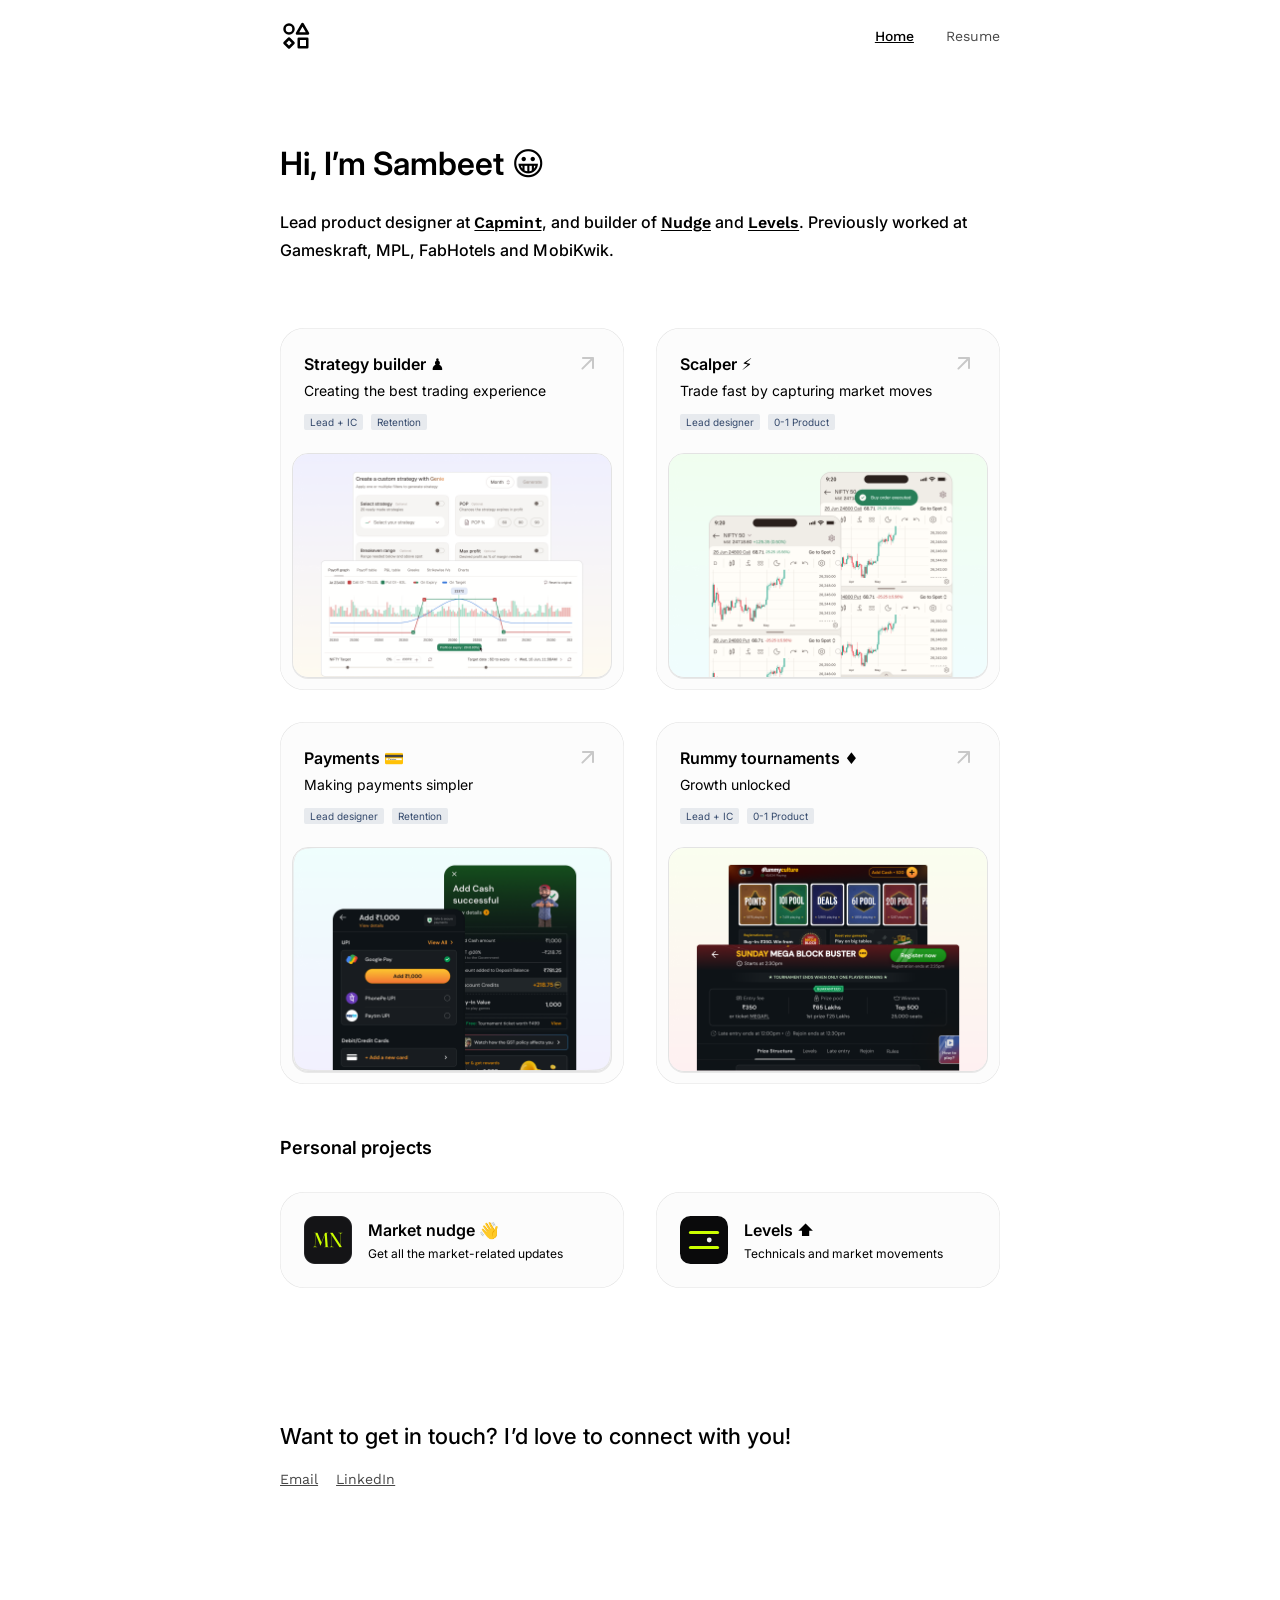
<file: index.html>
<!doctype html>
<html lang="en">
<head>
<meta charset="utf-8">
<meta name="viewport" content="width=device-width, initial-scale=1">
<title>Sambeet Dash — Product Designer</title>
<meta name="description" content="Lead product designer at Capmint and builder of Nudge and Levels. Previously Gameskraft, MPL, FabHotels and MobiKwik.">

<link rel="icon" href="assets/favicon.svg" type="image/svg+xml">

<link rel="preconnect" href="https://fonts.googleapis.com">
<link rel="preconnect" href="https://fonts.gstatic.com" crossorigin>
<link href="https://fonts.googleapis.com/css2?family=Inter:wght@400;500;600&family=Work+Sans:wght@400;500;600&display=swap" rel="stylesheet">

<link rel="stylesheet" href="assets/styles.css?v=30">
</head>
<body>

<!-- Icon sprite ------------------------------------------------------- -->
<svg width="0" height="0" style="position:absolute" aria-hidden="true" focusable="false">
  <symbol id="i-logo" viewBox="0 0 64 64" fill="none">
    <g stroke="currentColor" stroke-width="5" stroke-linejoin="round">
      <circle cx="18" cy="18" r="9"/>
      <path d="M45 8 L56 27 L34 27 Z"/>
      <path d="M18 37 L27 46 L18 55 L9 46 Z"/>
      <rect x="37.5" y="37.5" width="17" height="17"/>
    </g>
  </symbol>
  <symbol id="i-arrow" viewBox="0 0 24 24" fill="none">
    <g transform="translate(24,0) scale(-1,1)">
      <path d="M8 8.4V16C8 16.2833 7.90417 16.5208 7.7125 16.7125C7.52083 16.9042 7.28333 17 7 17C6.71667 17 6.47917 16.9042 6.2875 16.7125C6.09583 16.5208 6 16.2833 6 16V6C6 5.71667 6.09583 5.47917 6.2875 5.2875C6.47917 5.09583 6.71667 5 7 5H17C17.2833 5 17.5208 5.09583 17.7125 5.2875C17.9042 5.47917 18 5.71667 18 6C18 6.28333 17.9042 6.52083 17.7125 6.7125C17.5208 6.90417 17.2833 7 17 7H9.4L18.3 15.9C18.4833 16.0833 18.575 16.3167 18.575 16.6C18.575 16.8833 18.4833 17.1167 18.3 17.3C18.1167 17.4833 17.8833 17.575 17.6 17.575C17.3167 17.575 17.0833 17.4833 16.9 17.3L8 8.4Z" fill="currentColor"/>
    </g>
  </symbol>
  <symbol id="i-menu" viewBox="0 0 24 24" fill="none">
    <path d="M4 18C3.71667 18 3.47917 17.9042 3.2875 17.7125C3.09583 17.5208 3 17.2833 3 17C3 16.7167 3.09583 16.4792 3.2875 16.2875C3.47917 16.0958 3.71667 16 4 16H20C20.2833 16 20.5208 16.0958 20.7125 16.2875C20.9042 16.4792 21 16.7167 21 17C21 17.2833 20.9042 17.5208 20.7125 17.7125C20.5208 17.9042 20.2833 18 20 18H4ZM4 13C3.71667 13 3.47917 12.9042 3.2875 12.7125C3.09583 12.5208 3 12.2833 3 12C3 11.7167 3.09583 11.4792 3.2875 11.2875C3.47917 11.0958 3.71667 11 4 11H20C20.2833 11 20.5208 11.0958 20.7125 11.2875C20.9042 11.4792 21 11.7167 21 12C21 12.2833 20.9042 12.5208 20.7125 12.7125C20.5208 12.9042 20.2833 13 20 13H4ZM4 8C3.71667 8 3.47917 7.90417 3.2875 7.7125C3.09583 7.52083 3 7.28333 3 7C3 6.71667 3.09583 6.47917 3.2875 6.2875C3.47917 6.09583 3.71667 6 4 6H20C20.2833 6 20.5208 6.09583 20.7125 6.2875C20.9042 6.47917 21 6.71667 21 7C21 7.28333 20.9042 7.52083 20.7125 7.7125C20.5208 7.90417 20.2833 8 20 8H4Z" fill="currentColor"/>
  </symbol>
</svg>

<!-- Header ------------------------------------------------------------ -->
<header class="site-header">
  <div class="wrap">
    <div class="site-header__inner">
      <a class="brand" href="./" aria-label="Sambeet Dash — home">
        <svg role="img" aria-hidden="true"><use href="#i-logo"></use></svg>
      </a>

      <nav class="nav" aria-label="Primary">
        <a href="./" aria-current="page">Home</a>
        <a href="assets/Sambeet-Dash-Resume.pdf?v=5" target="_blank" rel="noopener">Resume</a>
      </nav>

      <button class="menu-toggle" type="button"
              aria-expanded="false" aria-controls="nav-panel" aria-label="Open menu">
        <svg aria-hidden="true"><use href="#i-menu"></use></svg>
      </button>
    </div>

    <nav class="nav-panel" id="nav-panel" data-open="false" aria-label="Primary, mobile">
      <a href="./" aria-current="page">Home</a>
      <a href="assets/Sambeet-Dash-Resume.pdf?v=5" target="_blank" rel="noopener">Resume</a>
    </nav>
  </div>
</header>

<main>

  <!-- Intro ----------------------------------------------------------- -->
  <section class="intro">
    <div class="wrap">
      <h1 class="intro__title">Hi, I&rsquo;m Sambeet <span aria-hidden="true">😀</span></h1>
      <p class="intro__bio">
        Lead product designer at <a href="https://apps.apple.com/in/app/capmint-f-o-trading-stocks/id6479049089" target="_blank" rel="noopener">Capmint</a>, and builder of <a href="https://marketnudge.net/" target="_blank" rel="noopener">Nudge</a> and <a href="https://levels.sambeetdash.com/" target="_blank" rel="noopener">Levels</a>.
        Previously worked at Gameskraft, MPL, FabHotels and MobiKwik.
      </p>
    </div>
  </section>

  <!-- Selected work --------------------------------------------------- -->
  <section class="work" aria-label="Selected work">
    <div class="wrap">
      <ul class="work__grid">

        <li>
          <a class="card" href="projects/strategy-builder.html" target="_blank" rel="noopener">
            <div class="card__head">
              <h2 class="card__title">Strategy builder <span aria-hidden="true">♟️</span></h2>
              <p class="card__sub">Creating the best trading experience</p>
              <ul class="card__tags">
                <li>Lead + IC</li>
                <li>Retention</li>
              </ul>
            </div>
            <figure class="card__media">
              <picture>
                <source media="(min-width: 768px)" srcset="assets/img/strategy-builder-desktop.png?v=4">
                <img src="assets/img/strategy-builder-mobile.png?v=4" width="1216" height="900"
                     decoding="async"
                     alt="The CapMint Strategy Terminal — the Genie panel for building a strategy from a stated goal, layered over the payoff graph with on-expiry and on-target curves.">
              </picture>
            </figure>
            <span class="card__arrow" aria-hidden="true">
              <svg><use href="#i-arrow"></use></svg>
            </span>
          </a>
        </li>

        <li>
          <a class="card" href="projects/scalper.html" target="_blank" rel="noopener">
            <div class="card__head">
              <h2 class="card__title">Scalper <span aria-hidden="true">⚡️</span></h2>
              <p class="card__sub">Trade fast by capturing market moves</p>
              <ul class="card__tags">
                <li>Lead designer</li>
                <li>0-1 Product</li>
              </ul>
            </div>
            <figure class="card__media">
              <picture>
                <source media="(min-width: 768px)" srcset="assets/img/scalper-desktop.png?v=1">
                <img src="assets/img/scalper-mobile.png?v=1" width="1216" height="900"
                     decoding="async" loading="lazy"
                     alt="Two Scalper screens over a green gradient: a Buy order executed toast behind, and a position with SL and TP tags in front.">
              </picture>
            </figure>
            <span class="card__arrow" aria-hidden="true">
              <svg><use href="#i-arrow"></use></svg>
            </span>
          </a>
        </li>

        <li>
          <!-- Payments (the Add Cash case study) takes Mint Insights' slot.
               Mint is parked: projects/mint-insights.html stays, unlinked. -->
          <a class="card" href="projects/add-cash.html" target="_blank" rel="noopener">
            <div class="card__head">
              <h2 class="card__title">Payments <span aria-hidden="true">💳</span></h2>
              <p class="card__sub">Making payments simpler</p>
              <ul class="card__tags">
                <li>Lead designer</li>
                <li>Retention</li>
              </ul>
            </div>
            <figure class="card__media">
              <picture>
                <source media="(min-width: 768px)" srcset="assets/img/payments-desktop.png?v=1">
                <img src="assets/img/payments-mobile.png?v=1" width="1216" height="900"
                     decoding="async" loading="lazy"
                     alt="Two RummyCulture payment screens: Google Pay selected with an Add ₹1,000 button in front, and the Add Cash successful receipt behind.">
              </picture>
            </figure>
            <span class="card__arrow" aria-hidden="true">
              <svg><use href="#i-arrow"></use></svg>
            </span>
          </a>
        </li>

        <li>
          <!-- Interim: points at the source deck until
               projects/rummy-tournaments.html exists. /edit (not /preview):
               visitors without access get the Slides UI in "View only" mode,
               which keeps the slide filmstrip down the left so they can
               navigate the 53 slides. /preview is a bare single slide.
               No ?slide= anchor, so it opens on slide 1. -->
          <a class="card" href="https://docs.google.com/presentation/d/1v6aIgf5A0e2CwJ1AOuGx6SE6yZ3I2WSxYDorcPlt8Zc/edit" target="_blank" rel="noopener">
            <div class="card__head">
              <h2 class="card__title">Rummy tournaments <span aria-hidden="true">♦</span></h2>
              <p class="card__sub">Growth unlocked</p>
              <ul class="card__tags">
                <li>Lead + IC</li>
                <li>0-1 Product</li>
              </ul>
            </div>
            <figure class="card__media">
              <picture>
                <source media="(min-width: 768px)" srcset="assets/img/rummy-tournaments-desktop.png?v=2">
                <img src="assets/img/rummy-tournaments-mobile.png?v=2" width="1216" height="900"
                     decoding="async" loading="lazy"
                     alt="RummyCulture screens — the lobby of cash-game formats, layered over the Sunday Mega Block Buster tournament with its 65 lakh prize pool and 25,000 seats.">
              </picture>
            </figure>
            <span class="card__arrow" aria-hidden="true">
              <svg><use href="#i-arrow"></use></svg>
            </span>
          </a>
        </li>

      </ul>
    </div>
  </section>

  <!-- Personal projects ------------------------------------------------ -->
  <section class="side" aria-labelledby="side-title">
    <div class="wrap">
      <h2 class="side__title" id="side-title">Personal projects</h2>
      <ul class="side__grid">
        <li>
          <a class="project" href="https://marketnudge.net/" target="_blank" rel="noopener">
            <img class="project__icon" src="assets/img/market-nudge-icon.png?v=1" width="48" height="48" alt="">
            <span class="project__text">
              <span class="project__name">Market nudge <span aria-hidden="true">👋</span></span>
              <span class="project__sub">Get all the market-related updates</span>
            </span>
          </a>
        </li>
        <li>
          <a class="project" href="https://levels.sambeetdash.com/" target="_blank" rel="noopener">
            <img class="project__icon" src="assets/img/levels-icon.svg?v=1" width="48" height="48" alt="">
            <span class="project__text">
              <span class="project__name">Levels <span aria-hidden="true">⬆️</span></span>
              <span class="project__sub">Technicals and market movements</span>
            </span>
          </a>
        </li>
      </ul>
    </div>
  </section>

  <!-- Contact --------------------------------------------------------- -->
  <section class="contact" aria-label="Contact">
    <div class="wrap">
      <p class="contact__line">Want to get in touch? I&rsquo;d love to connect with you!</p>

      <ul class="socials">
        <li><a href="mailto:heysambeet@gmail.com">Email</a></li>
        <li><a href="https://www.linkedin.com/in/sambeetdash/" target="_blank" rel="noopener">LinkedIn</a></li>
      </ul>
    </div>
  </section>

</main>

<script>
  (function () {
    var btn = document.querySelector('.menu-toggle');
    var panel = document.getElementById('nav-panel');
    if (!btn || !panel) return;

    btn.addEventListener('click', function () {
      var open = panel.dataset.open === 'true';
      panel.dataset.open = String(!open);
      btn.setAttribute('aria-expanded', String(!open));
      btn.setAttribute('aria-label', open ? 'Open menu' : 'Close menu');
    });
  })();
</script>

<!-- Visit counts: GoatCounter (no cookies, no personal data) -->
<script data-goatcounter="https://sambeetdash.goatcounter.com/count" async src="https://gc.zgo.at/count.js"></script>
</body>
</html>
</file>
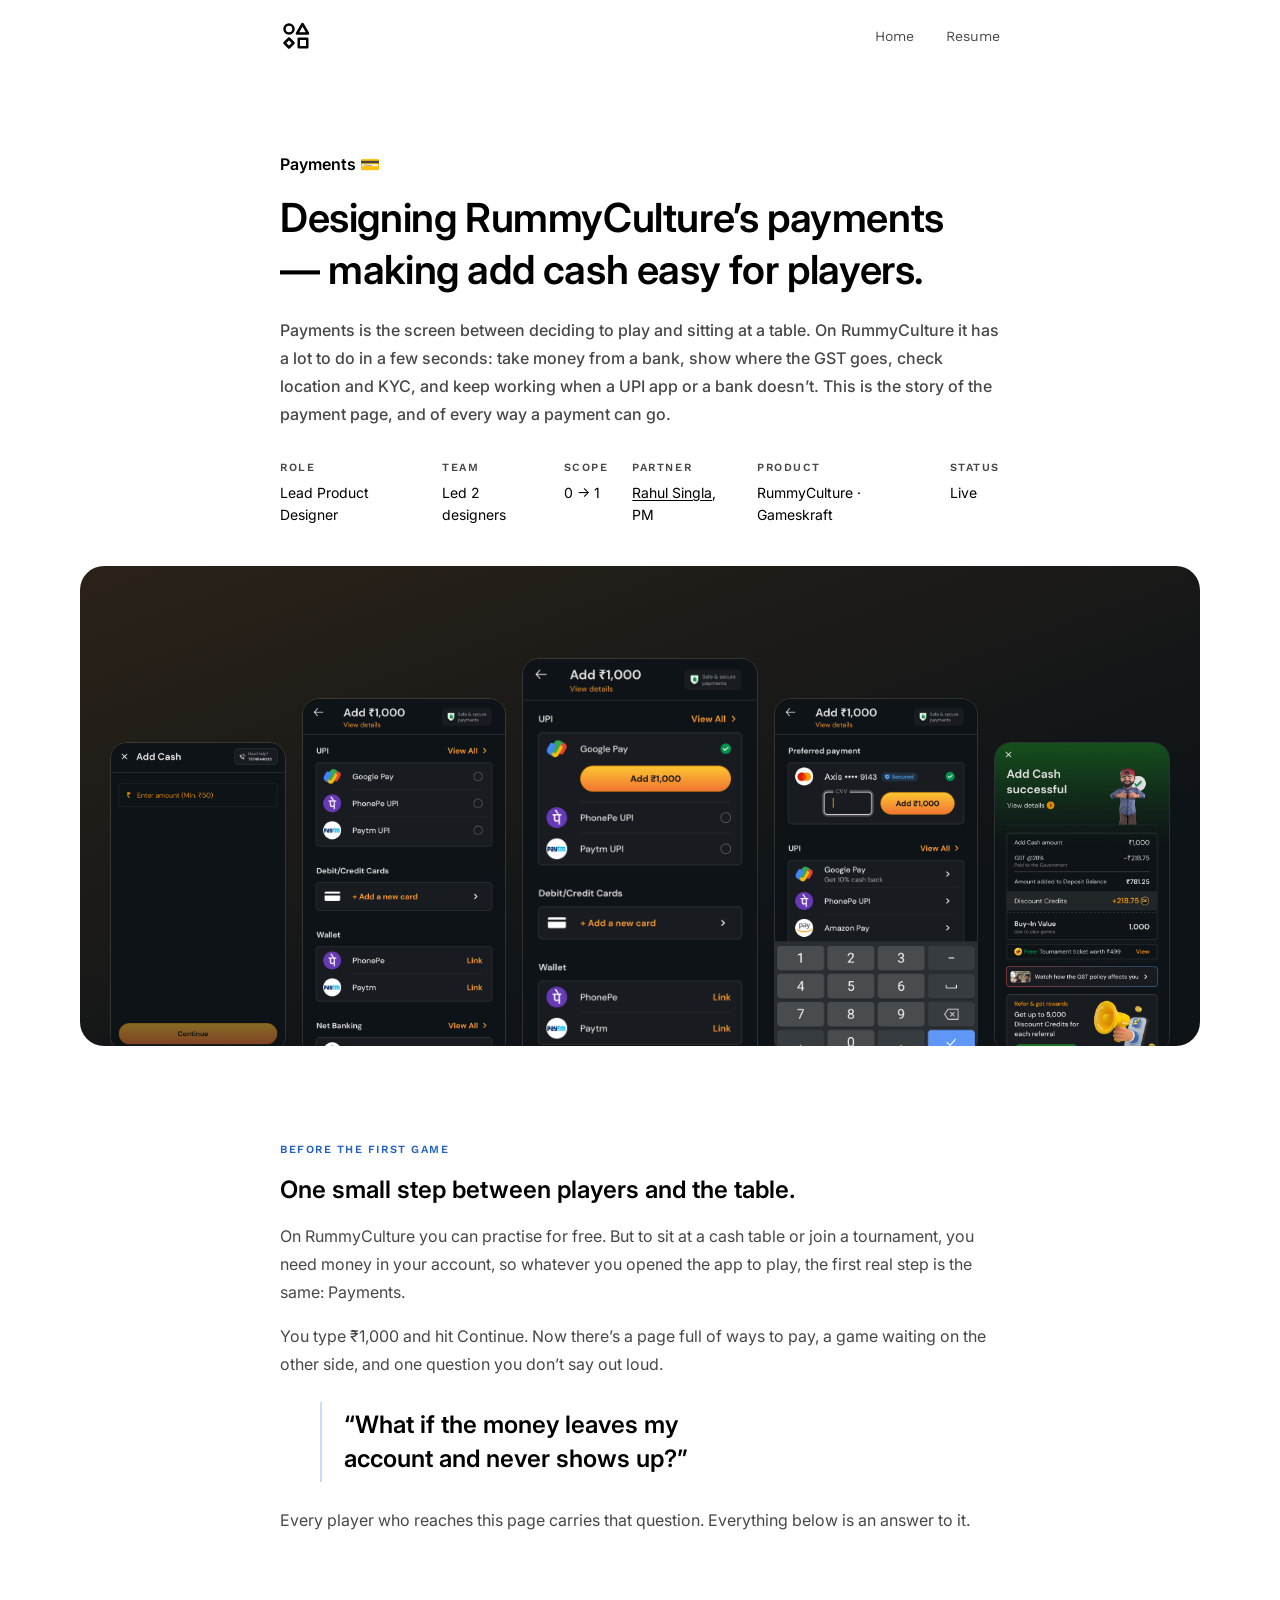
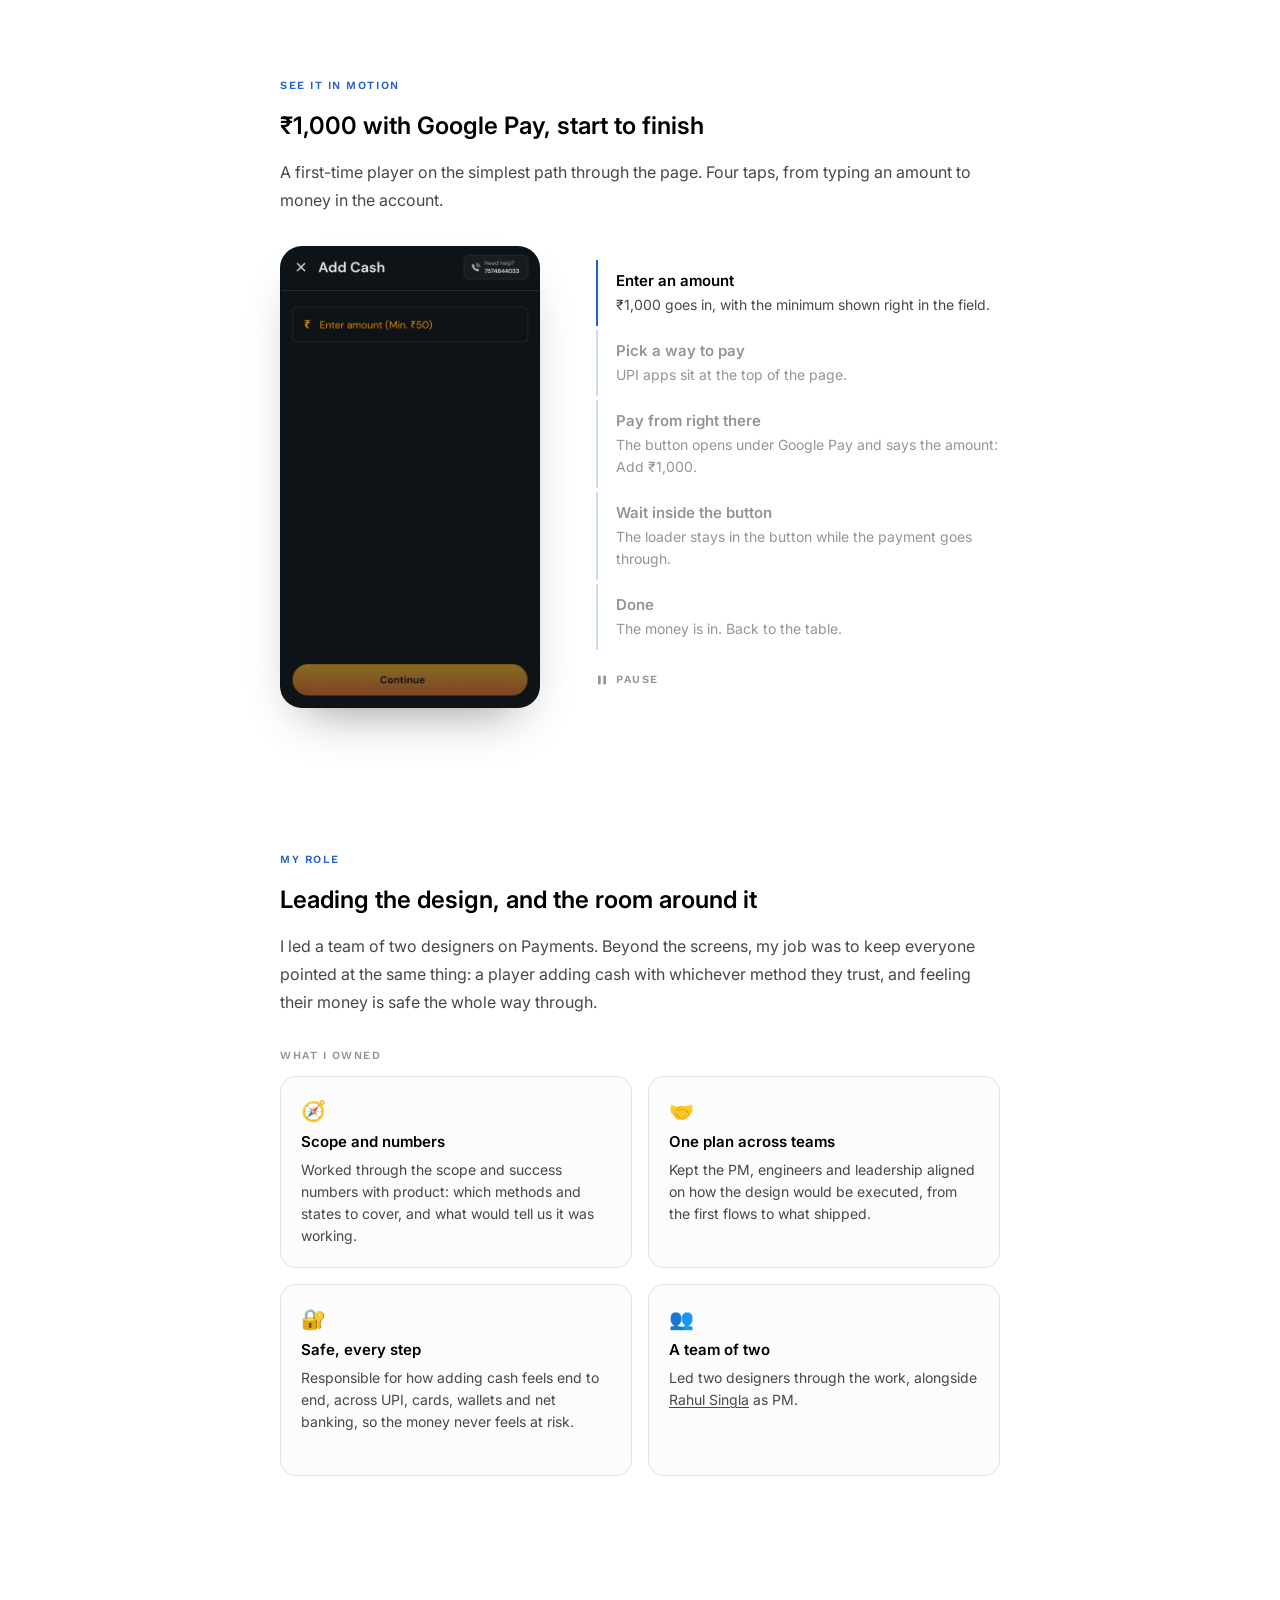
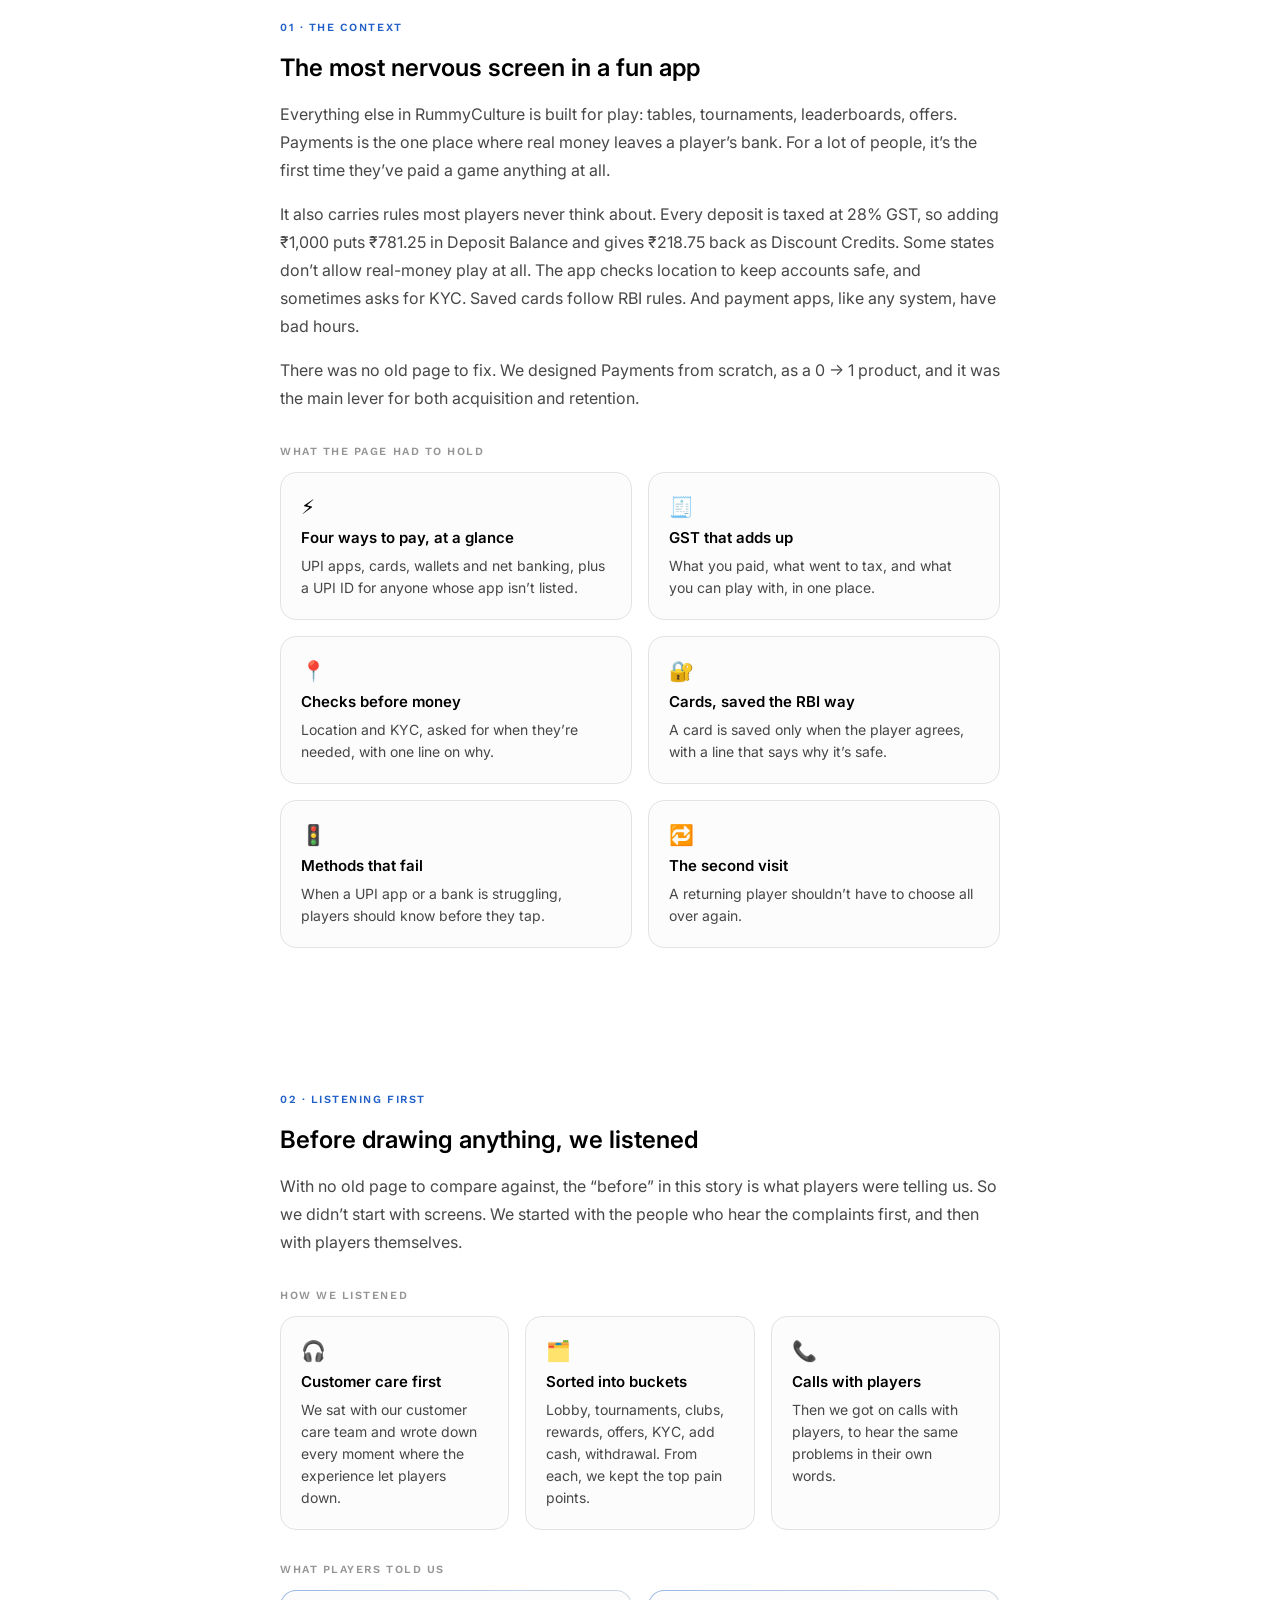
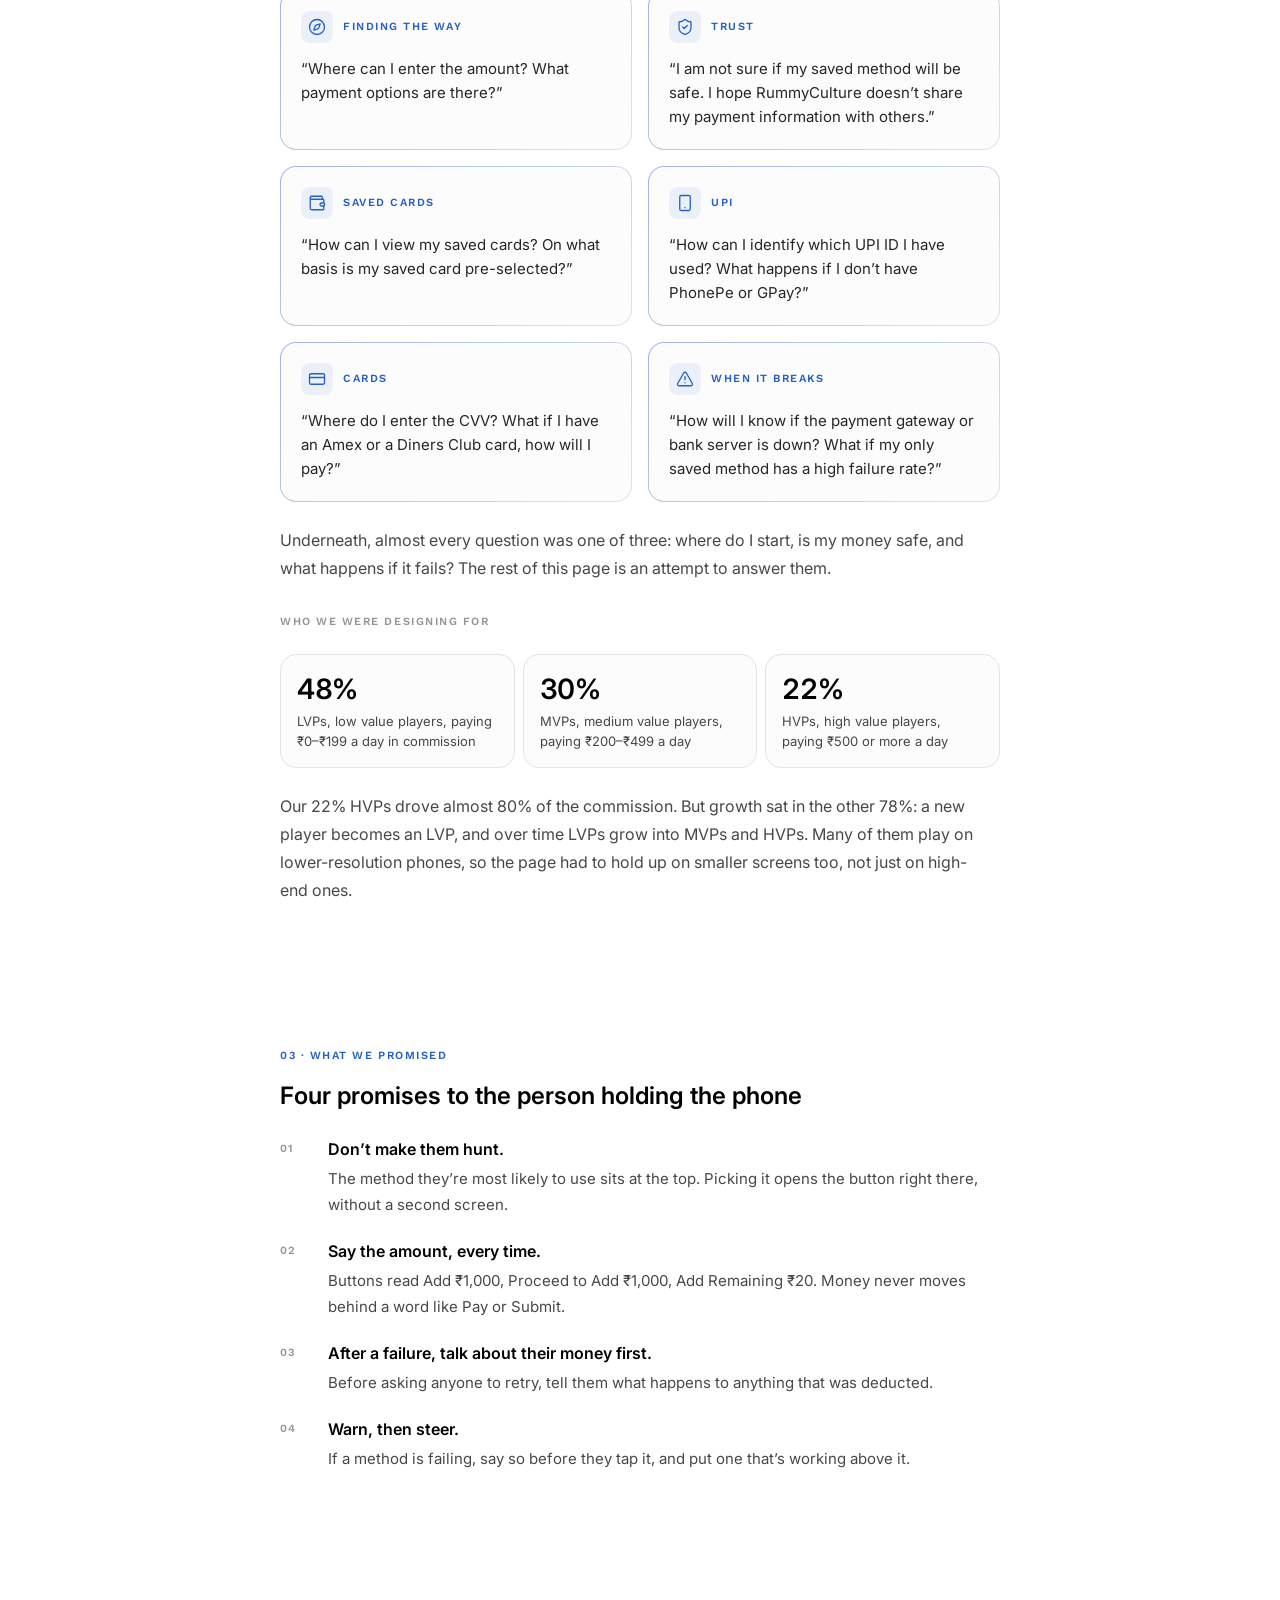
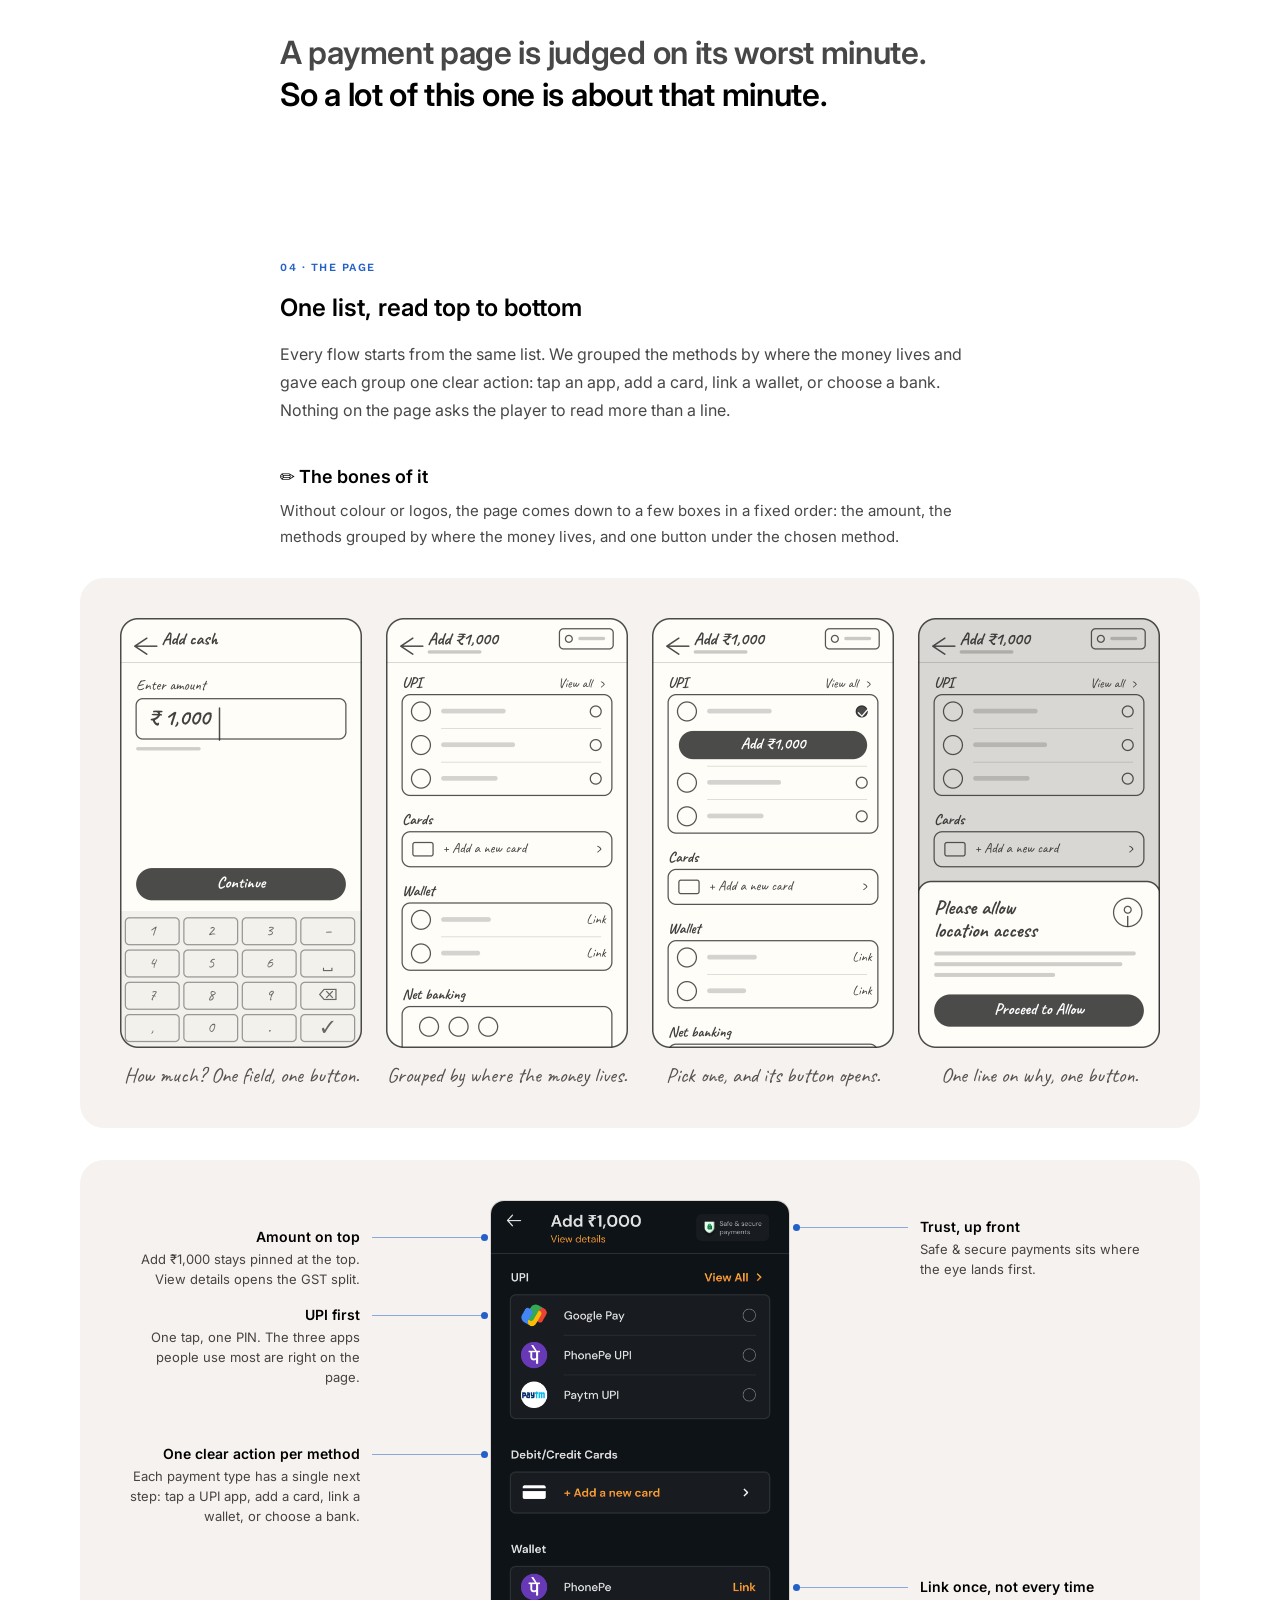
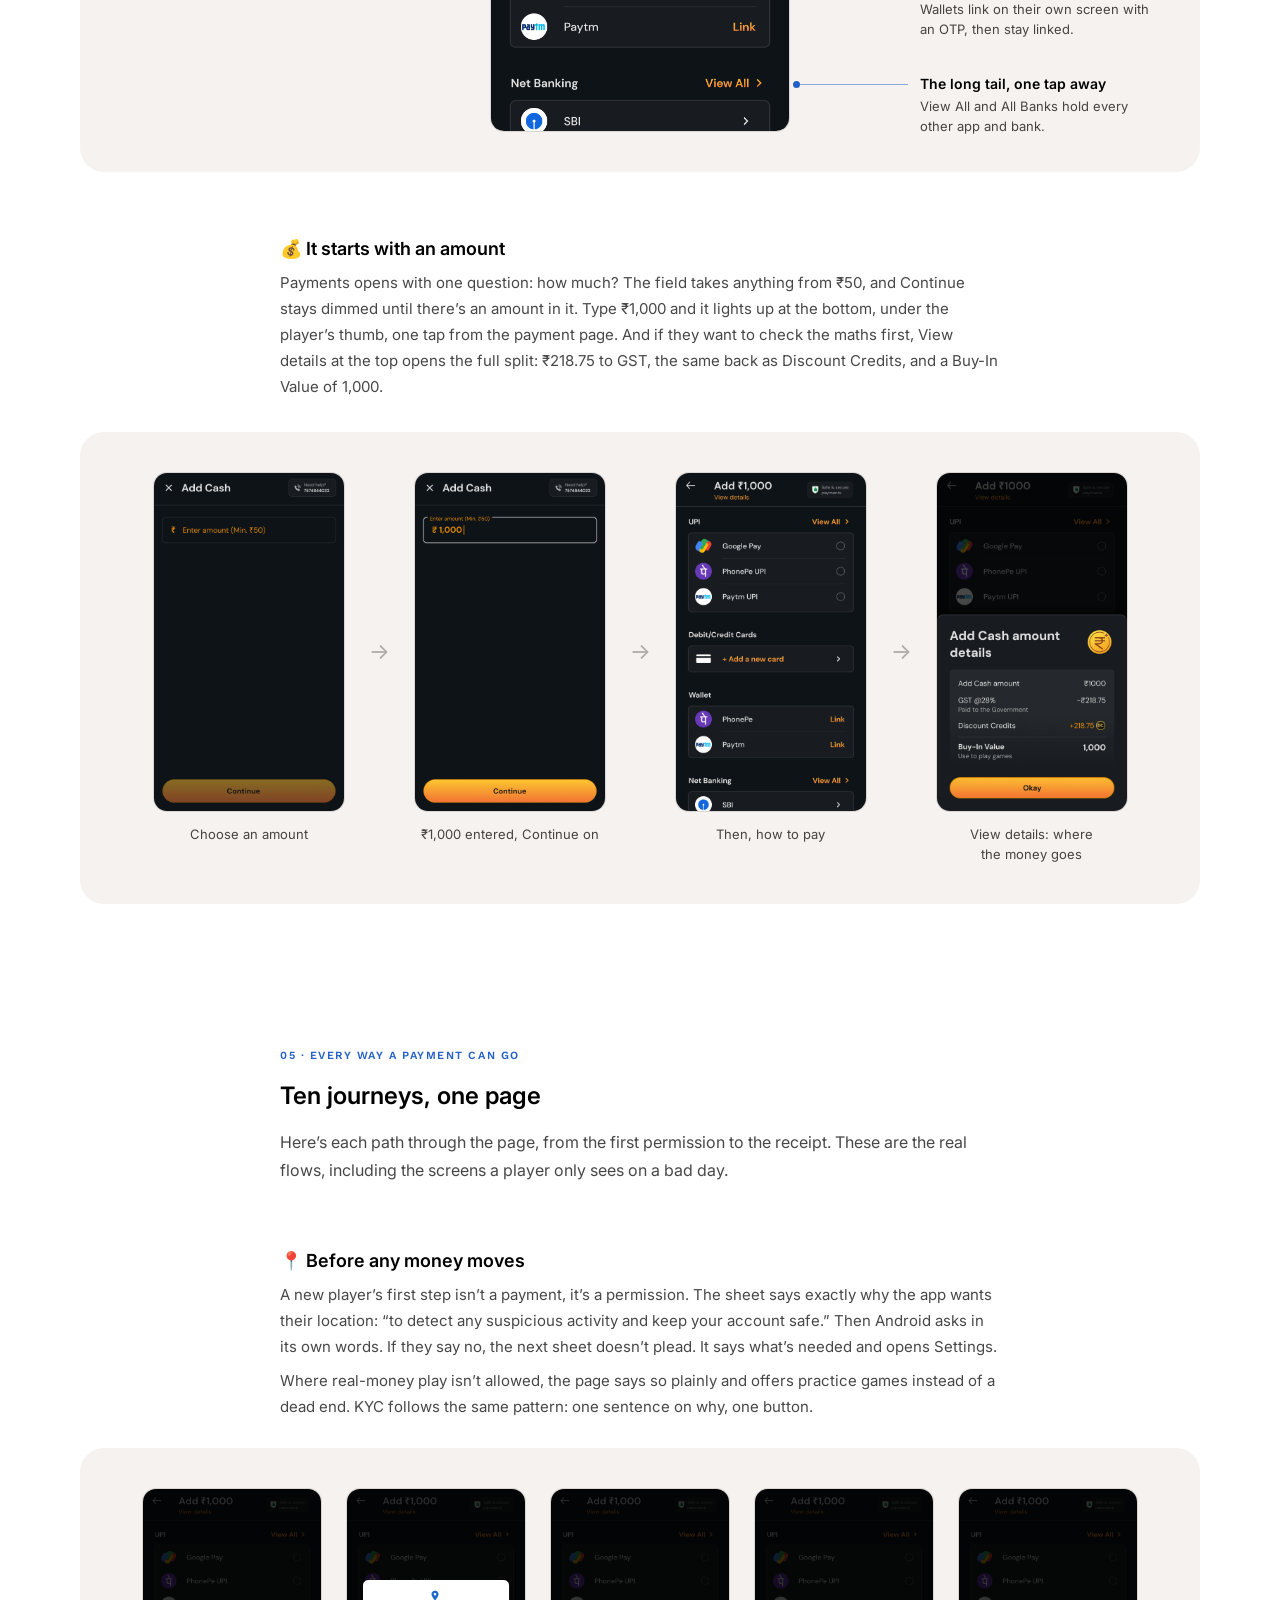
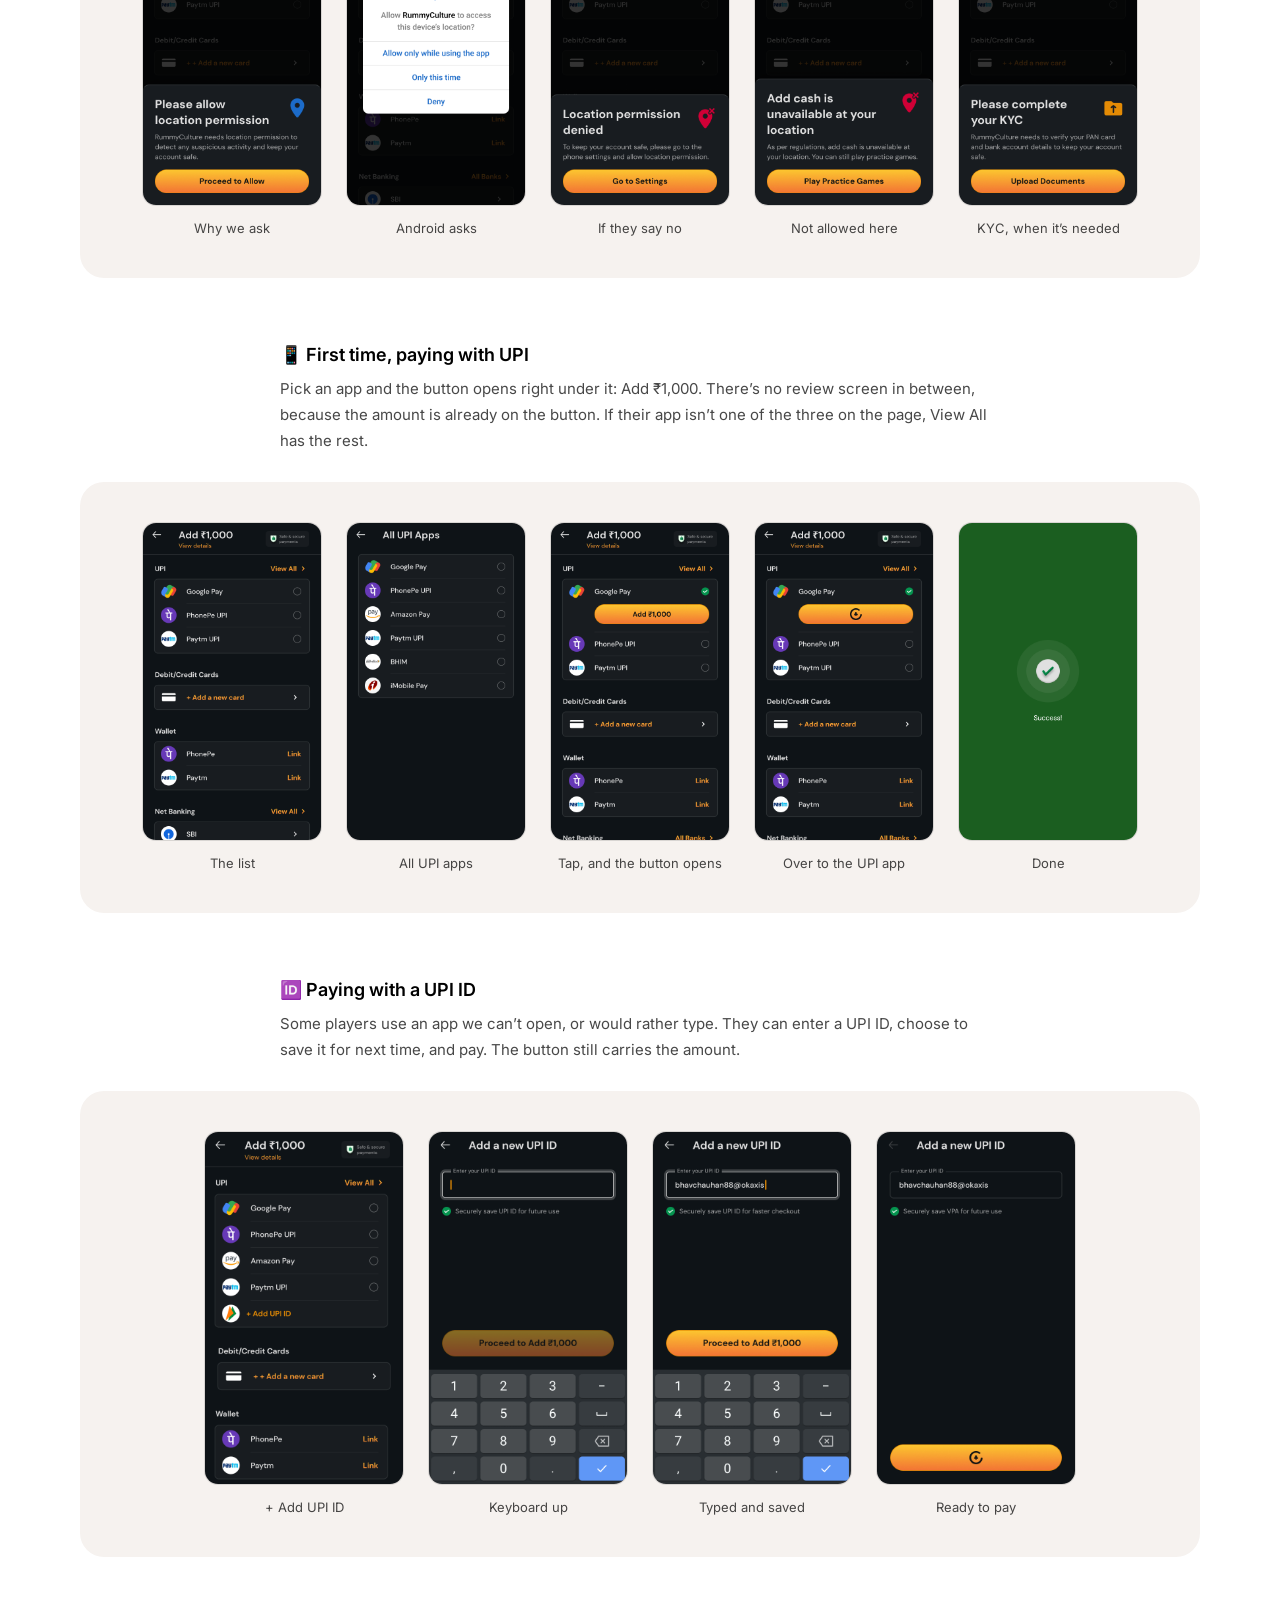
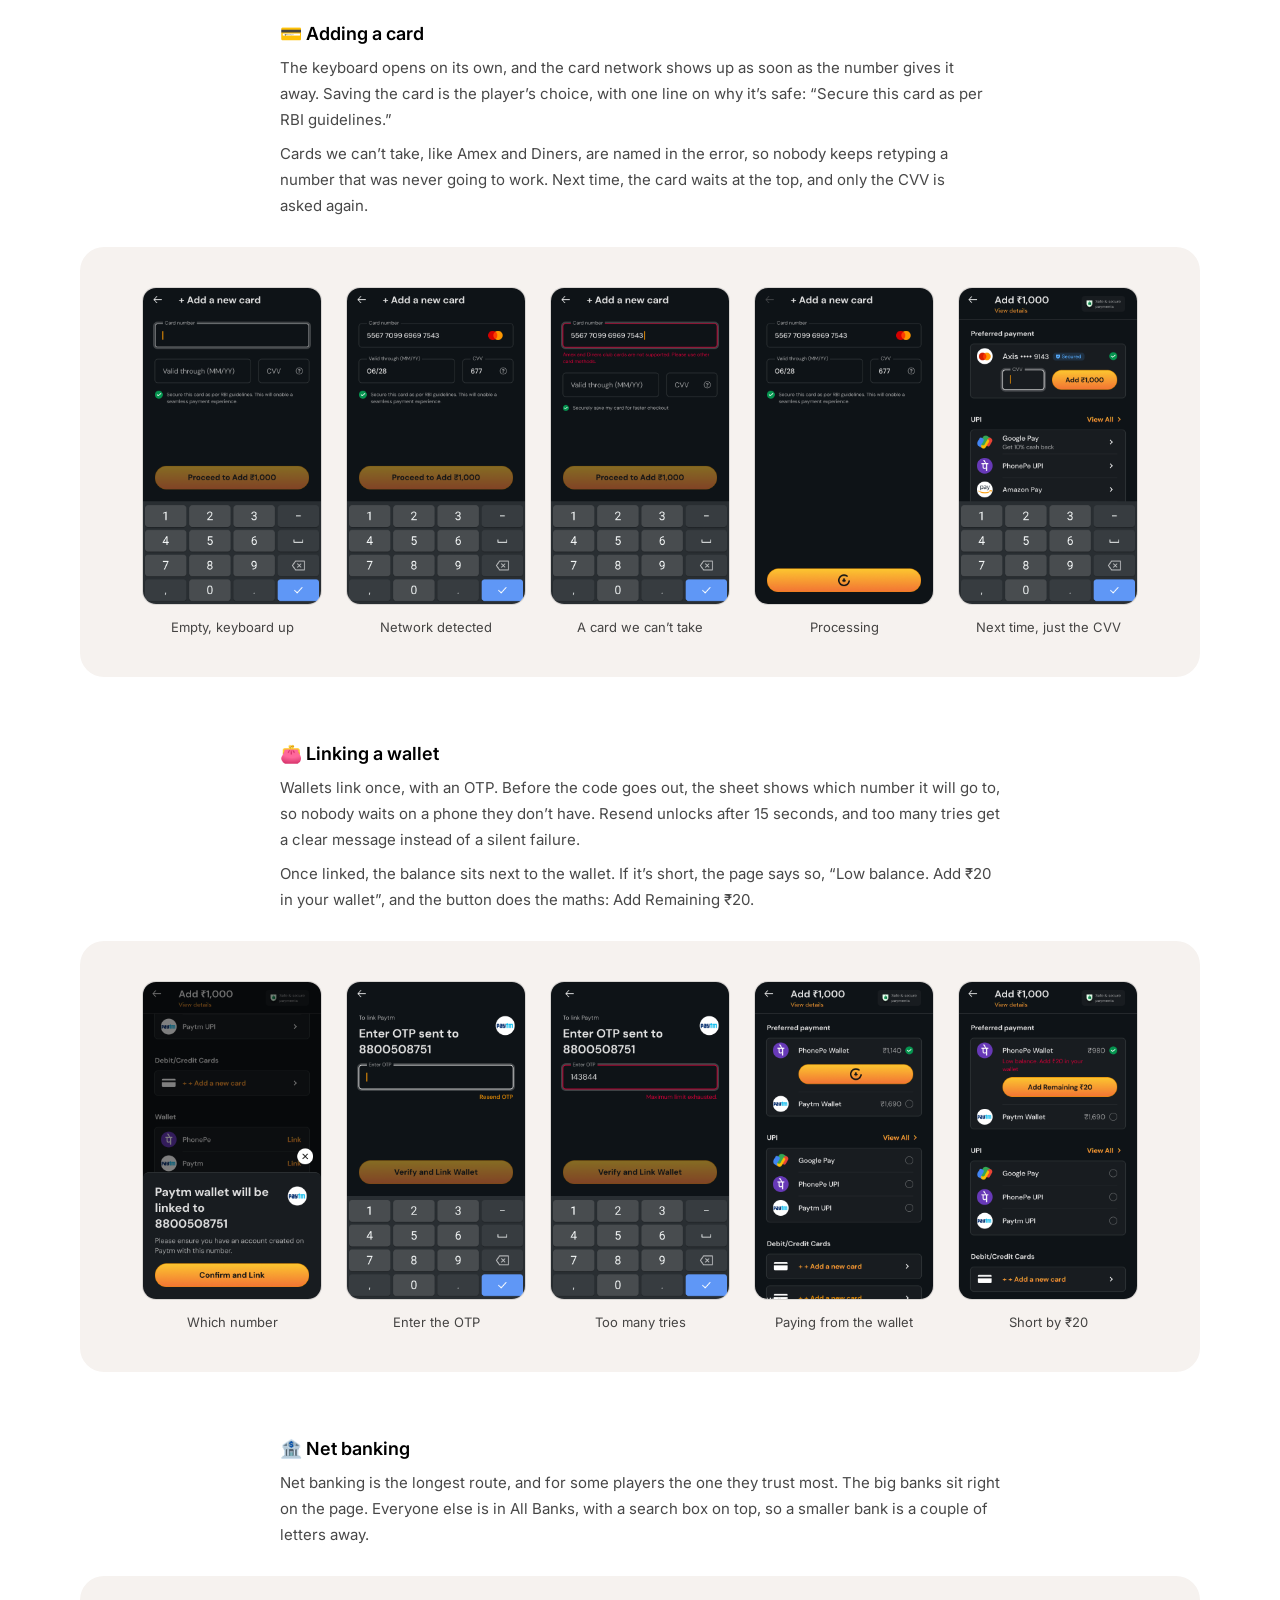
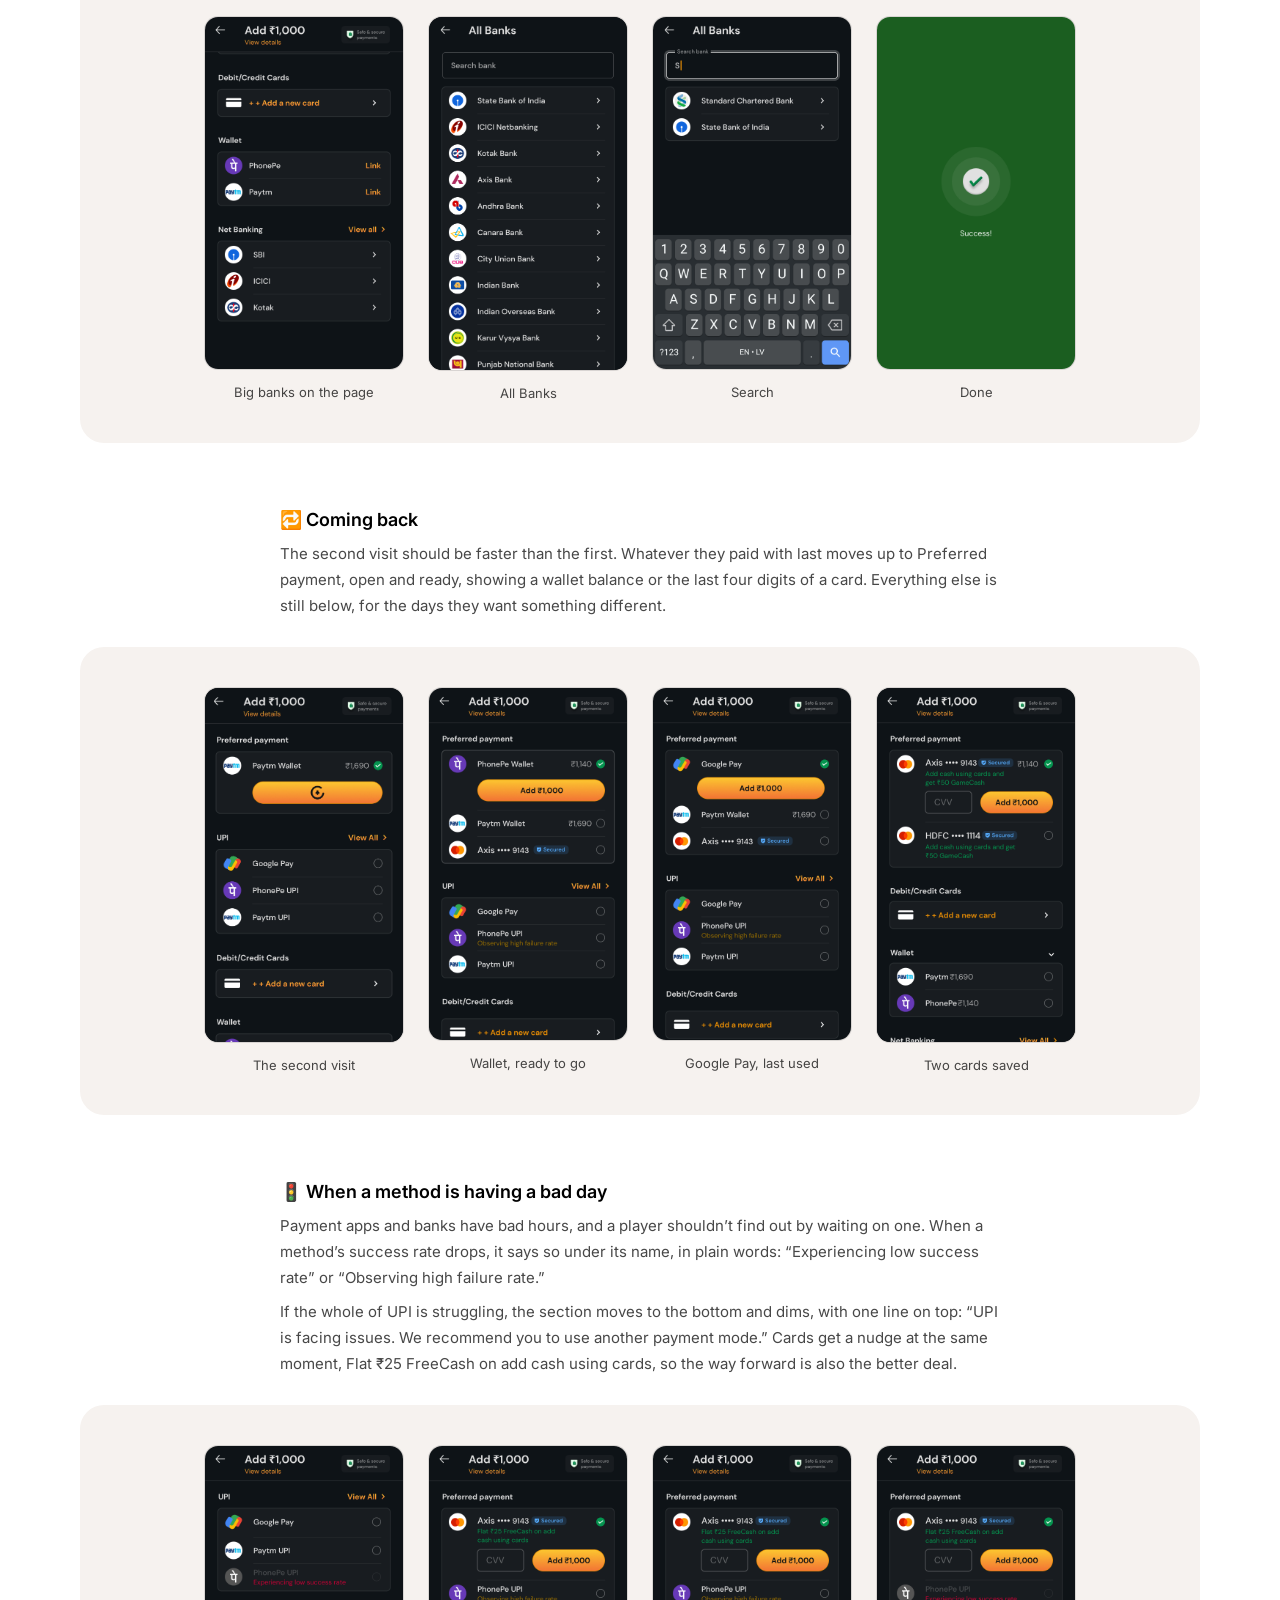
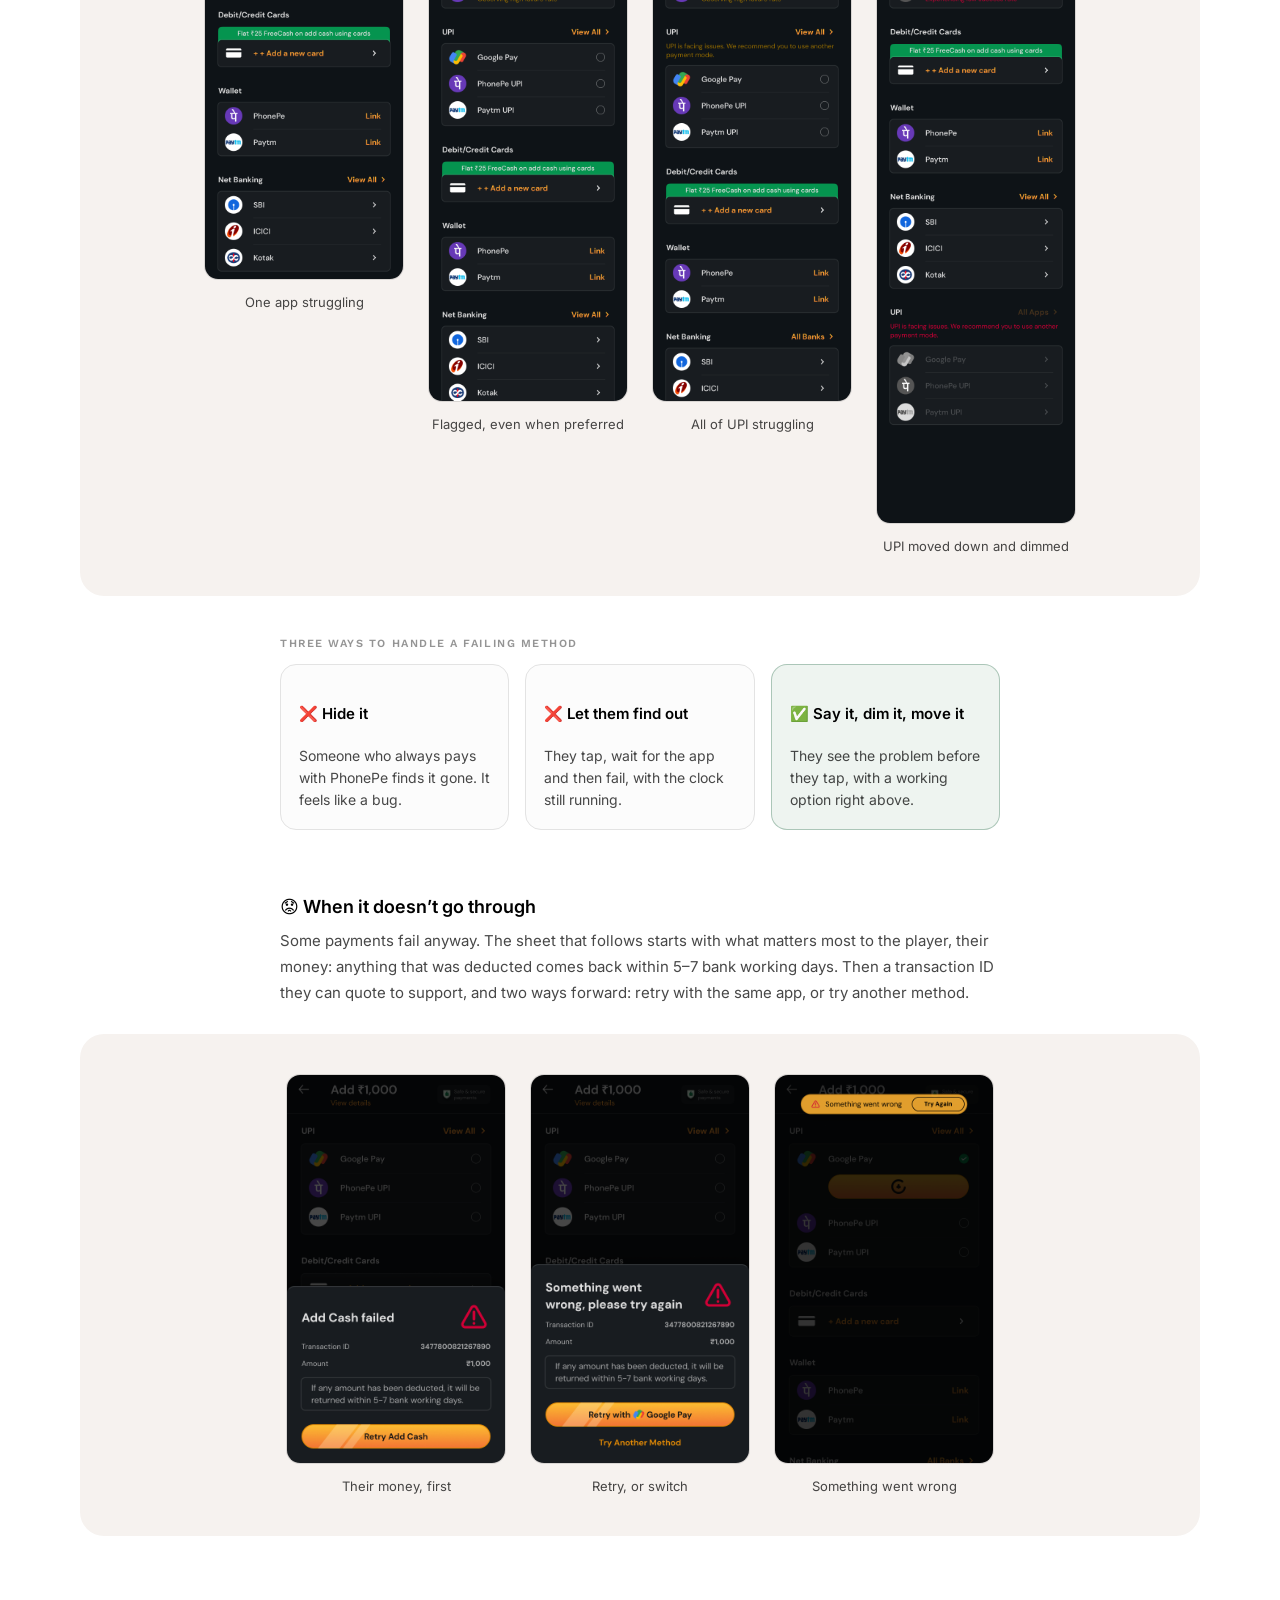
<file: projects/add-cash.html>
<!doctype html>
<html lang="en">
<head>
<meta charset="utf-8">
<meta name="viewport" content="width=device-width, initial-scale=1">
<title>Payments — Case study · Sambeet Dash</title>
<meta name="description" content="Redesigning the payment method page in RummyCulture's Payments: four ways to pay, GST on every deposit, location and KYC checks, and every way a payment can go.">

<meta property="og:title" content="Payments — One small step between players and the table.">
<meta property="og:description" content="The story of RummyCulture's payment method page, and of every way a payment can go: UPI, cards, wallets, net banking, bad days, failures and the GST receipt.">
<meta property="og:type" content="article">

<link rel="icon" href="../assets/favicon.svg" type="image/svg+xml">

<link rel="preconnect" href="https://fonts.googleapis.com">
<link rel="preconnect" href="https://fonts.gstatic.com" crossorigin>
<link href="https://fonts.googleapis.com/css2?family=Caveat:wght@400&family=Inter:wght@400;500;600&family=Work+Sans:wght@400;500;600&display=swap" rel="stylesheet">

<link rel="stylesheet" href="../assets/styles.css?v=29">

<style>
/* ============================================================
   Payments case study.
   Page shell = the portfolio's tokens (styles.css).
   Layout and copy follow the Figma frame "Add Cash — Payment method"
   (106:6406). Screens are 1.5x exports of the Payment method page
   (98:101006), 540px wide.
   Red [brackets] are placeholders Sambeet fills in before this ships.
   ============================================================ */
:root{
  --ac-card:#fcfcfc;      --ac-card-bd:#e3e3e3;   --ac-canvas:#f6f2ef;
  --ac-accent:#2360c7;    --ac-line:#cbdbf6;
  --ac-ok:#2f6f4f;        --ac-ok-bg:#eef4f0;
  --ac-ph:#c14141;        --ac-ph-bg:#fbeeec;
  --ac-dim:rgba(0,0,0,.42);
}

/* ---------- Shared page furniture ---------- */
.ac-wrap{width:100%;max-width:calc(720px + var(--gutter)*2);margin-inline:auto;padding-inline:var(--gutter)}
.ac-wide{width:100%;max-width:calc(1120px + var(--gutter)*2);margin-inline:auto;padding-inline:var(--gutter)}
section[id]{scroll-margin-top:64px}
.ac-sec{padding-block:56px}
@media (min-width:768px){.ac-sec{padding-block:72px}}

.ac-eyebrow{font-family:var(--font-nav);font-size:11px;line-height:16px;font-weight:600;
  letter-spacing:1.54px;color:var(--ac-accent);text-transform:uppercase}
.ac-label{font-family:var(--font-nav);font-size:11px;line-height:16px;font-weight:600;
  letter-spacing:1.54px;color:var(--ac-dim);text-transform:uppercase}
.ac-h2{margin-top:16px;font-weight:600;font-size:22px;line-height:30px;text-wrap:balance}
@media (min-width:768px){.ac-h2{font-size:24px;line-height:32px}}
.ac-body{margin-top:16px;font-size:16px;line-height:28px;color:var(--ink-muted);text-wrap:pretty}

/* Placeholders: things only Sambeet knows. */
.ac-ph{margin-top:16px;padding:14px 16px;border-radius:12px;background:var(--ac-ph-bg);
  color:var(--ac-ph);font-weight:500;font-size:14px;line-height:22px}
.ac-ph-text{color:var(--ac-ph)}

/* ---------- Hero ---------- */
.ac-hero{padding-top:var(--space-header-h1);padding-bottom:24px}
.ac-kicker{font-weight:600;font-size:16px;line-height:24px}
.ac-h1{margin-top:16px;font-weight:600;font-size:34px;line-height:45px;letter-spacing:-.4px;text-wrap:balance}
@media (min-width:768px){.ac-h1{font-size:40px;line-height:52px}}
.ac-h1 .q{display:block;color:var(--ink-muted)}
.ac-h1 .a{display:block}
.ac-link{color:inherit;text-decoration:underline;text-underline-position:from-font}
.ac-link:hover{text-decoration-thickness:2px}
.ac-sub{margin-top:20px;font-weight:500;font-size:16px;line-height:28px;color:var(--ink-muted);text-wrap:pretty}

.ac-meta{margin-top:32px;display:grid;grid-template-columns:1fr 1fr;gap:20px 24px}
@media (min-width:768px){.ac-meta{display:flex;justify-content:space-between}}
.ac-meta dt{font-family:var(--font-nav);font-size:11px;line-height:16px;font-weight:600;
  letter-spacing:1.54px;color:var(--ink-muted);text-transform:uppercase}
.ac-meta dd{margin:6px 0 0;font-size:14px;line-height:22px}

/* The phone row: upright, centre phone largest and highest, all of them
   running off the bottom edge (Figma "Canvas · Hero"). Margins are in %
   of the stage width, so the whole row scales as one picture. */
.ac-stage{margin-top:40px;border-radius:24px;overflow:hidden;
  background:linear-gradient(160deg,#2a2218 0%,#0e1317 72%);
  aspect-ratio:1120/480;display:flex;justify-content:center;align-items:flex-start;gap:1.43%}
.ac-stage img{display:block;flex:none;height:auto;border-radius:clamp(8px,1.3vw,18px);
  border:.5px solid rgba(255,255,255,.12)}
.ac-stage .p1,.ac-stage .p5{width:15.7%;margin-top:15.7%}
.ac-stage .p2,.ac-stage .p4{width:18.2%;margin-top:11.8%}
.ac-stage .p3{width:21.1%;margin-top:8.2%}
@media (max-width:639.98px){
  .ac-stage{aspect-ratio:100/62;gap:3%;border-radius:16px}
  .ac-stage .p1,.ac-stage .p5{display:none}
  .ac-stage .p2,.ac-stage .p4{width:28%;margin-top:14%}
  .ac-stage .p3{width:33%;margin-top:6%}
}

/* ---------- Header line on scroll (this page has no section tabs) ----------
   The sticky header gets a hairline once the page moves, so the content
   sliding under it has an edge. Toggled by the script at the bottom. */
.site-header{transition:box-shadow 160ms ease}
.site-header.is-scrolled{box-shadow:0 1px 0 var(--card-border)}

/* ---------- Story ---------- */
.ac-pull{margin-top:24px;border-left:2px solid var(--ac-line);padding:6px 0 6px 22px;
  font-weight:600;font-size:22px;line-height:32px;text-wrap:balance}
@media (min-width:768px){.ac-pull{font-size:24px;line-height:34px}}

/* ---------- What the page had to hold ---------- */
.ac-holds-label{margin-top:32px}
.ac-holds{margin-top:12px;display:grid;gap:12px}
@media (min-width:560px){.ac-holds{grid-template-columns:1fr 1fr;gap:16px}}
@media (min-width:560px){.ac-holds--even{grid-auto-rows:1fr}}
.ac-hold{background:var(--ac-card);border:.5px solid var(--ac-card-bd);border-radius:16px;padding:20px}
.ac-hold .e{display:block;font-size:20px;line-height:28px}
.ac-hold h3{margin-top:6px;font-weight:600;font-size:15px;line-height:22px}
.ac-hold p{margin-top:6px;font-size:14px;line-height:22px;color:var(--ink-muted)}
/* Flow prototype */
.ac-proto{margin-top:32px;display:grid;gap:28px;justify-items:center}
@media (min-width:768px){.ac-proto{grid-template-columns:260px minmax(0,1fr);gap:56px;align-items:center;justify-items:stretch}}
.ac-proto__phone{position:relative;width:240px;aspect-ratio:540/960;border-radius:22px;overflow:hidden;background:#0e1317;
  border:.5px solid rgba(0,0,0,.12);box-shadow:0 24px 48px -24px rgba(0,0,0,.45)}
@media (min-width:768px){.ac-proto__phone{width:260px}}
.ac-proto__screen{position:absolute;inset:0;width:100%;height:100%;opacity:0;transition:opacity 280ms ease}
.ac-proto__screen.is-on{opacity:1}
.ac-proto__phone.is-cut .ac-proto__screen{transition:none}
.ac-proto__screen img{display:block;width:100%;height:100%}
.ac-proto__spin{position:absolute;left:56.574%;top:28.698%;width:7.222%;margin:-3.611% 0 0 -3.611%;overflow:visible;
  fill:none;stroke:#141414;stroke-width:5.5;stroke-linecap:round;stroke-dasharray:79.7 17.7;animation:ac-spin 850ms linear infinite}
@keyframes ac-spin{to{transform:rotate(360deg)}}
.ac-proto__done{position:absolute;left:49.907%;top:46.5625%;width:40.741%;margin:-20.37% 0 0 -20.37%;overflow:visible}
.ac-proto__done circle,.ac-proto__done path{transform-box:fill-box;transform-origin:center}
.ac-proto__done .r2{fill:#2a682e}
.ac-proto__done .r1{fill:#38713b}
.ac-proto__done .r3{fill:none;stroke:rgba(255,255,255,.35);stroke-width:2;opacity:0}
.ac-proto__done .disc{fill:#e0e0e0;filter:drop-shadow(0 2px 3px rgba(0,0,0,.28))}
.ac-proto__done .tick{fill:none;stroke:#068a4a;stroke-width:6;stroke-linecap:round;stroke-linejoin:round;stroke-dasharray:49;stroke-dashoffset:0}
.is-on>.ac-proto__done .disc{animation:ac-pop 420ms cubic-bezier(.34,1.56,.64,1) both}
.is-on>.ac-proto__done .r1{animation:ac-grow 560ms cubic-bezier(.2,.8,.2,1) 120ms both}
.is-on>.ac-proto__done .r2{animation:ac-grow 640ms cubic-bezier(.2,.8,.2,1) 220ms both}
.is-on>.ac-proto__done .tick{animation:ac-draw 360ms ease-out 300ms both}
.is-on>.ac-proto__done .r3{animation:ac-ripple 1100ms ease-out 520ms both}
@keyframes ac-pop{from{transform:scale(0)}to{transform:scale(1)}}
@keyframes ac-grow{from{transform:scale(.35);opacity:0}to{transform:scale(1);opacity:1}}
@keyframes ac-draw{from{stroke-dashoffset:49}to{stroke-dashoffset:0}}
@keyframes ac-ripple{0%{transform:scale(1);opacity:.9}100%{transform:scale(3.1);opacity:0}}
@media (prefers-reduced-motion:reduce){.ac-proto__spin,.is-on>.ac-proto__done *{animation:none}}
.ac-proto__tap{position:absolute;width:34px;height:34px;margin:-17px 0 0 -17px;border-radius:50%;pointer-events:none;opacity:0;
  background:rgba(255,255,255,.28);border:1.5px solid rgba(255,255,255,.9);box-shadow:0 0 0 6px rgba(255,255,255,.12)}
.ac-proto__tap.is-tap{animation:ac-tap 640ms ease-out}
@keyframes ac-tap{0%{opacity:0;transform:scale(1.5)}30%{opacity:1;transform:scale(1)}55%{opacity:1;transform:scale(.82)}100%{opacity:0;transform:scale(1.1)}}
.ac-proto__side{width:100%}
.ac-proto__steps{display:grid;gap:4px;list-style:none;margin:0;padding:0}
.ac-proto__steps button{display:block;width:100%;text-align:left;font:inherit;color:inherit;background:none;border:0;cursor:pointer;
  border-left:2px solid var(--ac-line);padding:10px 0 10px 18px;transition:border-color 200ms ease}
.ac-proto__steps b{display:block;font-weight:600;font-size:15px;line-height:22px;color:var(--ac-dim);transition:color 200ms ease}
.ac-proto__steps span{display:block;margin-top:2px;font-size:14px;line-height:22px;color:var(--ac-dim);transition:color 200ms ease}
.ac-proto__steps .is-on button{border-left-color:var(--ac-accent)}
.ac-proto__steps .is-on b{color:var(--ink)}
.ac-proto__steps .is-on span{color:var(--ink-muted)}
.ac-proto__toggle{margin-top:16px;display:inline-flex;align-items:center;gap:8px;background:none;border:0;padding:6px 0;cursor:pointer;
  font-family:var(--font-nav);font-size:11px;line-height:16px;font-weight:600;letter-spacing:1.54px;text-transform:uppercase;color:var(--ac-dim)}
.ac-proto__toggle:hover{color:var(--ink)}
.ac-proto__toggle svg{width:12px;height:12px;fill:currentColor}
/* Listening first */
@media (min-width:768px){.ac-holds--three{grid-template-columns:repeat(3,minmax(0,1fr))}}
.ac-quote{margin:0;border:1px solid transparent;border-radius:16px;padding:20px;
  background:linear-gradient(var(--ac-card),var(--ac-card)) padding-box,linear-gradient(135deg,rgba(35,96,199,.45),#e3e3e3) border-box}
.ac-quote__tag{margin:0;display:flex;align-items:center;gap:10px;text-align:left;text-wrap:wrap;
  font-family:var(--font-nav);font-size:11px;line-height:16px;font-weight:600;letter-spacing:1.54px;color:var(--ac-accent);text-transform:uppercase}
.ac-quote__icon{flex:none;display:grid;place-items:center;width:32px;height:32px;border-radius:8px;background:rgba(35,96,199,.08)}
.ac-quote__icon svg{width:18px;height:18px;fill:none;stroke:var(--ac-accent);stroke-width:1.75;stroke-linecap:round;stroke-linejoin:round}
.ac-quote p{margin-top:14px;font-size:15px;line-height:24px;color:rgba(0,0,0,.85)}
.ac-after{margin-top:24px}
.ac-stats.ac-stats--three{grid-template-columns:1fr}
.ac-stats.ac-stats--three li:first-child{grid-column:auto}
@media (min-width:560px){.ac-stats.ac-stats--three{grid-template-columns:repeat(3,minmax(0,1fr))}}
@media (min-width:768px){.ac-stats.ac-stats--three li,.ac-stats.ac-stats--three li:first-child{grid-column:auto}}

/* ---------- Promises ---------- */
.ac-promises{margin-top:24px;list-style:none;padding:0;display:flex;flex-direction:column;gap:20px}
.ac-promises li{display:grid;grid-template-columns:32px minmax(0,1fr);gap:16px}
.ac-promises i{font-style:normal;font-family:var(--font-nav);font-size:11px;line-height:26px;
  font-weight:600;letter-spacing:1.1px;color:var(--ac-dim)}
.ac-promises h3{font-weight:600;font-size:16px;line-height:26px}
.ac-promises p{margin-top:4px;font-size:15px;line-height:26px;color:var(--ink-muted)}

/* ---------- Statement ---------- */
.ac-statement p{font-weight:600;font-size:26px;line-height:36px;letter-spacing:-.3px;text-wrap:balance}
@media (min-width:768px){.ac-statement p{font-size:32px;line-height:42px}}
.ac-statement .q{display:block;color:var(--ink-muted)}
.ac-statement .a{display:block}

/* ---------- Canvases ---------- */
.ac-canvas{margin-top:32px;background:var(--ac-canvas);border-radius:24px;padding:40px}
@media (max-width:767.98px){.ac-canvas{padding:24px 16px;border-radius:16px}}
.ac-shot{display:block;width:100%;height:auto;border-radius:14px;border:.5px solid rgba(0,0,0,.12);background:#0e1317;background-clip:padding-box}
.ac-shot--crop{aspect-ratio:9/16;object-fit:cover;object-position:top}
.ac-shot--tall{aspect-ratio:540/1071;object-fit:cover;object-position:top}
figcaption{margin-top:12px;font-size:13px;line-height:20px;color:var(--ink-muted);text-align:center;text-wrap:balance}

/* Anatomy: one screen, callouts pinned to the elements they describe.
   The % tops come from the Figma callout anchors (screen-relative). */
.ac-anat{display:grid;grid-template-columns:minmax(0,1fr) 300px minmax(0,1fr)}
.ac-anat__col{position:relative}
.ac-call{position:absolute;display:flex;align-items:flex-start;transform:translateY(-10px)}
.ac-anat__col--l .ac-call{left:0;right:6px}
.ac-anat__col--r .ac-call{left:6px;right:0;flex-direction:row-reverse}
.ac-call__txt{flex:none;width:min(240px,70%)}
.ac-anat__col--l .ac-call__txt{text-align:right}
.ac-call h3{font-weight:600;font-size:14px;line-height:20px}
.ac-call p{margin-top:2px;font-size:13px;line-height:20px;color:var(--ink-muted)}
.ac-call__line{position:relative;flex:1;min-width:24px;height:1px;margin-top:10px;background:rgba(35,96,199,.5)}
.ac-anat__col--l .ac-call__line{margin-left:12px}
.ac-anat__col--r .ac-call__line{margin-right:12px}
.ac-call__line::after{content:"";position:absolute;top:-3px;width:7px;height:7px;border-radius:50%;background:var(--ac-accent)}
.ac-anat__col--l .ac-call__line::after{right:-3.5px}
.ac-anat__col--r .ac-call__line::after{left:-3.5px}
@media (max-width:899.98px){
  .ac-anat{grid-template-columns:minmax(0,1fr);gap:8px}
  .ac-anat__screen{order:-1;width:min(260px,100%);margin:0 auto 16px}
  .ac-call{position:static;transform:none;display:block;padding-left:15px;margin-top:14px;text-align:left}
  .ac-anat__col--l .ac-call__txt{text-align:left}
  .ac-call__txt{width:auto}
  .ac-call__line{display:none}
  .ac-call::before{content:"";float:left;margin:6px 0 0 -15px;width:7px;height:7px;border-radius:50%;background:var(--ac-accent)}
}

/* The amount flow: four upright screens with arrows; a swipeable row on phones. */
.ac-flow{display:flex;align-items:flex-start;justify-content:center;gap:24px}
.ac-flow figure{flex:0 0 192px}
.ac-flow .ac-arrow{align-self:center;margin-top:-34px}
.ac-arrow{flex:none;font-size:22px;line-height:28px;color:rgba(0,0,0,.3)}
@media (max-width:899.98px){
  .ac-flow{justify-content:flex-start;overflow-x:auto;scroll-snap-type:x mandatory;gap:12px;scrollbar-width:thin}
  .ac-flow figure{flex:0 0 150px;scroll-snap-align:start}
  .ac-flow .ac-arrow{margin-top:-30px;font-size:18px}
}

/* ---------- Journeys ---------- */
.ac-chapter{padding-top:64px}
.ac-chapter h3{font-weight:600;font-size:18px;line-height:26px}
.ac-chapter p{margin-top:8px;font-size:15px;line-height:26px;color:var(--ink-muted);text-wrap:pretty}

/* Strips: a row of screens on a soft canvas; a swipeable row on phones. */
.ac-strip{margin-top:28px;background:var(--ac-canvas);border-radius:24px;padding:40px;
  display:grid;grid-template-columns:repeat(var(--n),minmax(0,var(--w,200px)));
  justify-content:center;align-items:start;gap:24px}
@media (max-width:767.98px){
  .ac-strip{display:flex;justify-content:flex-start;overflow-x:auto;scroll-snap-type:x mandatory;
    padding:24px 16px;gap:16px;border-radius:16px;scrollbar-width:thin}
  .ac-strip figure{flex:0 0 150px;scroll-snap-align:start}
}

/* Sketches: wireframes of the page, notes in a handwritten face. */
.ac-chapter--sketch{padding-top:40px}
.ac-sketch img{display:block;width:100%;height:auto}
.ac-sketch figcaption{margin-top:14px;font-family:'Caveat',cursive;font-size:21px;line-height:26px;color:rgba(43,43,43,.8)}
@media (max-width:767.98px){.ac-sketch figcaption{font-size:18px;line-height:22px}}

/* Numbers: five stat cards, three over two (two-up on phones, the first full width). */
.ac-stats{margin-top:24px;display:grid;gap:8px;grid-template-columns:repeat(2,minmax(0,1fr))}
.ac-stats li:first-child{grid-column:span 2}
@media (min-width:768px){
  .ac-stats{grid-template-columns:repeat(6,minmax(0,1fr))}
  .ac-stats li,.ac-stats li:first-child{grid-column:span 2}
  .ac-stats li:nth-child(n+4){grid-column:span 3}
}
.ac-stat{background:var(--ac-card);border:.5px solid var(--ac-card-bd);border-radius:16px;padding:16px}
.ac-stat b{display:block;font-weight:600;font-size:28px;line-height:36px;letter-spacing:-.28px;font-variant-numeric:tabular-nums}
.ac-stat span{display:block;margin-top:4px;font-size:13px;line-height:20px;color:var(--ink-muted)}

/* Offer: who gets it, as labelled groups of screens. */
.ac-cases{display:flex;flex-wrap:wrap;justify-content:center;gap:0 40px}
.ac-cases__break{flex-basis:100%;height:40px}
.ac-case{flex:none}
.ac-case__who{font-family:var(--font-nav);font-size:11px;line-height:16px;font-weight:600;
  letter-spacing:1.54px;color:var(--ac-accent);text-transform:uppercase}
.ac-case__rule{margin-top:4px;font-weight:600;font-size:14px;line-height:20px}
.ac-case__row{margin-top:16px;display:flex;gap:16px}
.ac-case figure{width:220px}
@media (max-width:767.98px){
  .ac-cases{flex-wrap:nowrap;justify-content:flex-start;gap:24px}
  .ac-cases__break{display:none}
  .ac-case figure{width:150px;flex:none}
}

/* Three ways to handle a failing method */
.ac-opts{margin-top:12px;display:grid;gap:12px}
@media (min-width:768px){.ac-opts{grid-template-columns:repeat(3,minmax(0,1fr));gap:16px}}
.ac-opt{background:var(--ac-card);border:.5px solid var(--ac-card-bd);border-radius:16px;padding:18px}
.ac-opt--ok{background:var(--ac-ok-bg);border:1px solid rgba(47,111,79,.35)}
.ac-opt h4{font-weight:600;font-size:15px;line-height:22px}
.ac-opt p{margin-top:6px;font-size:14px;line-height:22px;color:var(--ink-muted)}

/* ---------- Reflection ---------- */
.ac-lessons{margin-top:8px;list-style:none;padding:0}
.ac-lessons li{margin-top:20px}
.ac-lessons h3{font-weight:600;font-size:16px;line-height:26px}
.ac-lessons p{margin-top:4px;font-size:15px;line-height:26px;color:var(--ink-muted)}


/* ---------- Reveal (matches the other studies) ---------- */
.reveal{opacity:0;transform:translateY(14px);transition:opacity 480ms ease,transform 480ms ease}
.reveal.in{opacity:1;transform:none}
@media (prefers-reduced-motion:reduce){.reveal{opacity:1;transform:none;transition:none}}
html:not(.js) .reveal{opacity:1;transform:none}
</style>
</head>
<body class="case-study">

<script>document.documentElement.classList.add('js')</script>

<svg width="0" height="0" style="position:absolute" aria-hidden="true" focusable="false">
  <symbol id="i-logo" viewBox="0 0 64 64" fill="none">
    <g stroke="currentColor" stroke-width="5" stroke-linejoin="round">
      <circle cx="18" cy="18" r="9"/>
      <path d="M45 8 L56 27 L34 27 Z"/>
      <path d="M18 37 L27 46 L18 55 L9 46 Z"/>
      <rect x="37.5" y="37.5" width="17" height="17"/>
    </g>
  </symbol>
  <symbol id="i-menu" viewBox="0 0 24 24" fill="none">
    <path d="M4 18C3.71667 18 3.47917 17.9042 3.2875 17.7125C3.09583 17.5208 3 17.2833 3 17C3 16.7167 3.09583 16.4792 3.2875 16.2875C3.47917 16.0958 3.71667 16 4 16H20C20.2833 16 20.5208 16.0958 20.7125 16.2875C20.9042 16.4792 21 16.7167 21 17C21 17.2833 20.9042 17.5208 20.7125 17.7125C20.5208 17.9042 20.2833 18 20 18H4ZM4 13C3.71667 13 3.47917 12.9042 3.2875 12.7125C3.09583 12.5208 3 12.2833 3 12C3 11.7167 3.09583 11.4792 3.2875 11.2875C3.47917 11.0958 3.71667 11 4 11H20C20.2833 11 20.5208 11.0958 20.7125 11.2875C20.9042 11.4792 21 11.7167 21 12C21 12.2833 20.9042 12.5208 20.7125 12.7125C20.5208 12.9042 20.2833 13 20 13H4ZM4 8C3.71667 8 3.47917 7.90417 3.2875 7.7125C3.09583 7.52083 3 7.28333 3 7C3 6.71667 3.09583 6.47917 3.2875 6.2875C3.47917 6.09583 3.71667 6 4 6H20C20.2833 6 20.5208 6.09583 20.7125 6.2875C20.9042 6.47917 21 6.71667 21 7C21 7.28333 20.9042 7.52083 20.7125 7.7125C20.5208 7.90417 20.2833 8 20 8H4Z" fill="currentColor"/>
  </symbol>
</svg>

<!-- Header — shared with the landing page ---------------------------- -->
<header class="site-header">
  <div class="wrap">
    <div class="site-header__inner">
      <a class="brand" href="../" aria-label="Sambeet Dash — home">
        <svg role="img" aria-hidden="true"><use href="#i-logo"></use></svg>
      </a>

      <nav class="nav" aria-label="Primary">
        <a href="../">Home</a>
        <a href="../assets/Sambeet-Dash-Resume.pdf?v=5" target="_blank" rel="noopener">Resume</a>
      </nav>

      <button class="menu-toggle" type="button"
              aria-expanded="false" aria-controls="nav-panel" aria-label="Open menu">
        <svg aria-hidden="true"><use href="#i-menu"></use></svg>
      </button>
    </div>

    <nav class="nav-panel" id="nav-panel" data-open="false" aria-label="Primary, mobile">
      <a href="../">Home</a>
      <a href="../assets/Sambeet-Dash-Resume.pdf?v=5" target="_blank" rel="noopener">Resume</a>
    </nav>
  </div>
</header>

<main>

  <!-- Hero ------------------------------------------------------------ -->
  <header class="ac-hero">
    <div class="ac-wrap">
      <p class="ac-kicker">Payments <span aria-hidden="true">💳</span></p>
      <h1 class="ac-h1"><span class="a">Designing RummyCulture’s payments</span><span class="a">— making add cash easy for players.</span></h1>
      <p class="ac-sub">
        Payments is the screen between deciding to play and sitting at a table. On RummyCulture it
        has a lot to do in a few seconds: take money from a bank, show where the GST goes, check
        location and KYC, and keep working when a UPI app or a bank doesn’t. This is the story of
        the payment page, and of every way a payment can go.
      </p>

      <dl class="ac-meta">
        <div><dt>Role</dt><dd>Lead Product Designer</dd></div>
        <div><dt>Team</dt><dd>Led 2 designers</dd></div>
        <div><dt>Scope</dt><dd>0 → 1</dd></div>
        <div><dt>Partner</dt><dd><a class="ac-link" href="https://in.linkedin.com/in/rahul-singla1" target="_blank" rel="noopener">Rahul Singla</a>, PM</dd></div>
        <div><dt>Product</dt><dd>RummyCulture · Gameskraft</dd></div>
        <div><dt>Status</dt><dd>Live</dd></div>
      </dl>
    </div>

    <div class="ac-wide">
      <div class="ac-stage" role="group" aria-label="Five screens from the Payments flow">
        <img class="p1" src="../assets/img/add-cash/add-cash-portrait.png?v=2" width="540" height="960" decoding="async"
             alt="The Payments screen: an empty amount field with a ₹50 minimum, and a Continue button.">
        <img class="p2" src="../assets/img/add-cash/list.png" width="540" height="960" decoding="async"
             alt="The payment page listing UPI apps, cards, wallets and net banking.">
        <img class="p3" src="../assets/img/add-cash/upi-selected.png" width="540" height="960" decoding="async"
             alt="Google Pay selected, with an Add ₹1,000 button opened right under it.">
        <img class="p4" src="../assets/img/add-cash/card-cvv.png?v=2" width="540" height="960" decoding="async"
             alt="A saved Axis card as the preferred payment, asking only for the CVV.">
        <img class="p5" src="../assets/img/add-cash/receipt-ticket.png" width="540" height="960" decoding="async"
             alt="Add Cash successful, with the GST breakdown and a free tournament ticket.">
      </div>
    </div>
  </header>

  <!-- Before the first game -------------------------------------------- -->
  <section class="ac-sec" id="story">
    <div class="ac-wrap">
      <p class="ac-eyebrow">Before the first game</p>
      <h2 class="ac-h2">One small step between players and the table.</h2>
      <p class="ac-body">
        On RummyCulture you can practise for free. But to sit at a cash table or join a tournament,
        you need money in your account, so whatever you opened the app to play, the first real step
        is the same: Payments.
      </p>
      <p class="ac-body">
        You type ₹1,000 and hit Continue. Now there’s a page full of ways to pay, a game waiting on
        the other side, and one question you don’t say out loud.
      </p>
      <blockquote class="ac-pull reveal">“What if the money leaves my account and never shows up?”</blockquote>
      <p class="ac-body">Every player who reaches this page carries that question. Everything below is an answer to it.</p>
    </div>
  </section>

  <!-- Flow prototype --------------------------------------------------- -->
  <section class="ac-sec" id="flow">
    <div class="ac-wrap">
      <p class="ac-eyebrow">See it in motion</p>
      <h2 class="ac-h2">₹1,000 with Google Pay, start to finish</h2>
      <p class="ac-body">
        A first-time player on the simplest path through the page. Four taps, from typing an amount
        to money in the account.
      </p>
      <div class="ac-proto" data-proto>
        <div class="ac-proto__phone" role="img" aria-label="A player types ₹1,000 on the keypad, taps Continue, picks Google Pay, taps Add ₹1,000, waits on a loader in the button, and sees Success.">
          <img class="ac-proto__screen is-on" src="../assets/img/add-cash/add-cash-portrait.png?v=2" width="540" height="960" alt="" loading="lazy">
          <img class="ac-proto__screen" src="../assets/img/add-cash/proto-type-0.png" width="540" height="960" alt="" loading="lazy">
          <img class="ac-proto__screen" src="../assets/img/add-cash/proto-type-1.png" width="540" height="960" alt="" loading="lazy">
          <img class="ac-proto__screen" src="../assets/img/add-cash/proto-type-10.png" width="540" height="960" alt="" loading="lazy">
          <img class="ac-proto__screen" src="../assets/img/add-cash/proto-type-100.png" width="540" height="960" alt="" loading="lazy">
          <img class="ac-proto__screen" src="../assets/img/add-cash/proto-type-1000.png" width="540" height="960" alt="" loading="lazy">
          <img class="ac-proto__screen" src="../assets/img/add-cash/list.png" width="540" height="960" alt="" loading="lazy">
          <img class="ac-proto__screen" src="../assets/img/add-cash/upi-selected.png" width="540" height="960" alt="" loading="lazy">
          <div class="ac-proto__screen"><img src="../assets/img/add-cash/proto-paying.png" width="540" height="960" alt="" loading="lazy"><svg class="ac-proto__spin" viewBox="0 0 39 39" aria-hidden="true"><circle cx="19.5" cy="19.5" r="15.5"/></svg></div>
          <div class="ac-proto__screen"><img src="../assets/img/add-cash/proto-success.png" width="540" height="960" alt="" loading="lazy"><svg class="ac-proto__done" viewBox="0 0 220 220" aria-hidden="true"><circle class="r3" cx="110" cy="110" r="36"/><circle class="r2" cx="110" cy="110" r="94"/><circle class="r1" cx="110" cy="110" r="65.5"/><circle class="disc" cx="110" cy="110" r="35.5"/><path class="tick" d="M94 111 107.5 123 128.5 101"/></svg></div>
          <span class="ac-proto__tap" aria-hidden="true"></span>
        </div>
        <div class="ac-proto__side">
          <ol class="ac-proto__steps">
            <li class="is-on"><button type="button" data-step="0"><b>Enter an amount</b><span>₹1,000 goes in, with the minimum shown right in the field.</span></button></li>
            <li><button type="button" data-step="1"><b>Pick a way to pay</b><span>UPI apps sit at the top of the page.</span></button></li>
            <li><button type="button" data-step="2"><b>Pay from right there</b><span>The button opens under Google Pay and says the amount: Add ₹1,000.</span></button></li>
            <li><button type="button" data-step="3"><b>Wait inside the button</b><span>The loader stays in the button while the payment goes through.</span></button></li>
            <li><button type="button" data-step="4"><b>Done</b><span>The money is in. Back to the table.</span></button></li>
          </ol>
          <button class="ac-proto__toggle" type="button" aria-pressed="false"><svg viewBox="0 0 12 12" aria-hidden="true"><rect x="2" y="1.5" width="2.6" height="9" rx="1"/><rect x="7.4" y="1.5" width="2.6" height="9" rx="1"/></svg><span>Pause</span></button>
        </div>
      </div>
    </div>
  </section>

  <!-- My role ------------------------------------------------------------ -->
  <section class="ac-sec" id="role">
    <div class="ac-wrap">
      <p class="ac-eyebrow">My role</p>
      <h2 class="ac-h2">Leading the design, and the room around it</h2>
      <p class="ac-body">
        I led a team of two designers on Payments. Beyond the screens, my job was to keep everyone
        pointed at the same thing: a player adding cash with whichever method they trust, and feeling
        their money is safe the whole way through.
      </p>

      <p class="ac-label ac-holds-label">What I owned</p>
      <div class="ac-holds ac-holds--even reveal">
        <div class="ac-hold"><span class="e" aria-hidden="true">🧭</span><h3>Scope and numbers</h3><p>Worked through the scope and success numbers with product: which methods and states to cover, and what would tell us it was working.</p></div>
        <div class="ac-hold"><span class="e" aria-hidden="true">🤝</span><h3>One plan across teams</h3><p>Kept the PM, engineers and leadership aligned on how the design would be executed, from the first flows to what shipped.</p></div>
        <div class="ac-hold"><span class="e" aria-hidden="true">🔐</span><h3>Safe, every step</h3><p>Responsible for how adding cash feels end to end, across UPI, cards, wallets and net banking, so the money never feels at risk.</p></div>
        <div class="ac-hold"><span class="e" aria-hidden="true">👥</span><h3>A team of two</h3><p>Led two designers through the work, alongside <a class="ac-link" href="https://in.linkedin.com/in/rahul-singla1" target="_blank" rel="noopener">Rahul Singla</a> as PM.</p></div>
      </div>
    </div>
  </section>

  <!-- 01 · Context ------------------------------------------------------- -->
  <section class="ac-sec" id="context">
    <div class="ac-wrap">
      <p class="ac-eyebrow">01 · The context</p>
      <h2 class="ac-h2">The most nervous screen in a fun app</h2>
      <p class="ac-body">
        Everything else in RummyCulture is built for play: tables, tournaments, leaderboards, offers.
        Payments is the one place where real money leaves a player’s bank. For a lot of people, it’s
        the first time they’ve paid a game anything at all.
      </p>
      <p class="ac-body">
        It also carries rules most players never think about. Every deposit is taxed at 28% GST, so
        adding ₹1,000 puts ₹781.25 in Deposit Balance and gives ₹218.75 back as Discount Credits.
        Some states don’t allow real-money play at all. The app checks location to keep accounts
        safe, and sometimes asks for KYC. Saved cards follow RBI rules. And payment apps, like any
        system, have bad hours.
      </p>
      <p class="ac-body">
        There was no old page to fix. We designed Payments from scratch, as a 0 → 1 product, and it
        was the main lever for both acquisition and retention.
      </p>

      <p class="ac-label ac-holds-label">What the page had to hold</p>
      <div class="ac-holds reveal">
        <div class="ac-hold"><span class="e" aria-hidden="true">⚡</span><h3>Four ways to pay, at a glance</h3><p>UPI apps, cards, wallets and net banking, plus a UPI ID for anyone whose app isn’t listed.</p></div>
        <div class="ac-hold"><span class="e" aria-hidden="true">🧾</span><h3>GST that adds up</h3><p>What you paid, what went to tax, and what you can play with, in one place.</p></div>
        <div class="ac-hold"><span class="e" aria-hidden="true">📍</span><h3>Checks before money</h3><p>Location and KYC, asked for when they’re needed, with one line on why.</p></div>
        <div class="ac-hold"><span class="e" aria-hidden="true">🔐</span><h3>Cards, saved the RBI way</h3><p>A card is saved only when the player agrees, with a line that says why it’s safe.</p></div>
        <div class="ac-hold"><span class="e" aria-hidden="true">🚦</span><h3>Methods that fail</h3><p>When a UPI app or a bank is struggling, players should know before they tap.</p></div>
        <div class="ac-hold"><span class="e" aria-hidden="true">🔁</span><h3>The second visit</h3><p>A returning player shouldn’t have to choose all over again.</p></div>
      </div>
    </div>
  </section>

  <!-- 02 · Listening first --------------------------------------------- -->
  <section class="ac-sec" id="listening">
    <div class="ac-wrap">
      <p class="ac-eyebrow">02 · Listening first</p>
      <h2 class="ac-h2">Before drawing anything, we listened</h2>
      <p class="ac-body">
        With no old page to compare against, the “before” in this story is what players were telling
        us. So we didn’t start with screens. We started with the people who hear the complaints first,
        and then with players themselves.
      </p>

      <p class="ac-label ac-holds-label">How we listened</p>
      <div class="ac-holds ac-holds--even ac-holds--three reveal">
        <div class="ac-hold"><span class="e" aria-hidden="true">🎧</span><h3>Customer care first</h3><p>We sat with our customer care team and wrote down every moment where the experience let players down.</p></div>
        <div class="ac-hold"><span class="e" aria-hidden="true">🗂️</span><h3>Sorted into buckets</h3><p>Lobby, tournaments, clubs, rewards, offers, KYC, add cash, withdrawal. From each, we kept the top pain points.</p></div>
        <div class="ac-hold"><span class="e" aria-hidden="true">📞</span><h3>Calls with players</h3><p>Then we got on calls with players, to hear the same problems in their own words.</p></div>
      </div>

      <p class="ac-label ac-holds-label">What players told us</p>
      <div class="ac-holds ac-holds--even reveal">
        <figure class="ac-quote"><figcaption class="ac-quote__tag"><span class="ac-quote__icon" aria-hidden="true"><svg viewBox="0 0 24 24"><circle cx="12" cy="12" r="10"/><path d="m16.24 7.76-1.804 5.411a2 2 0 0 1-1.265 1.265L7.76 16.24l1.804-5.411a2 2 0 0 1 1.265-1.265z"/></svg></span>Finding the way</figcaption><p>“Where can I enter the amount? What payment options are there?”</p></figure>
        <figure class="ac-quote"><figcaption class="ac-quote__tag"><span class="ac-quote__icon" aria-hidden="true"><svg viewBox="0 0 24 24"><path d="M20 13c0 5-3.5 7.5-7.66 8.95a1 1 0 0 1-.67-.01C7.5 20.5 4 18 4 13V6a1 1 0 0 1 1-1c2 0 4.5-1.2 6.24-2.72a1.17 1.17 0 0 1 1.52 0C14.51 3.81 17 5 19 5a1 1 0 0 1 1 1z"/><path d="m9 12 2 2 4-4"/></svg></span>Trust</figcaption><p>“I am not sure if my saved method will be safe. I hope RummyCulture doesn’t share my payment information with others.”</p></figure>
        <figure class="ac-quote"><figcaption class="ac-quote__tag"><span class="ac-quote__icon" aria-hidden="true"><svg viewBox="0 0 24 24"><path d="M19 7V4a1 1 0 0 0-1-1H5a2 2 0 0 0 0 4h15a1 1 0 0 1 1 1v4h-3a2 2 0 0 0 0 4h3a1 1 0 0 0 1-1v-2a1 1 0 0 0-1-1"/><path d="M3 5v14a2 2 0 0 0 2 2h15a1 1 0 0 0 1-1v-4"/></svg></span>Saved cards</figcaption><p>“How can I view my saved cards? On what basis is my saved card pre-selected?”</p></figure>
        <figure class="ac-quote"><figcaption class="ac-quote__tag"><span class="ac-quote__icon" aria-hidden="true"><svg viewBox="0 0 24 24"><rect width="14" height="20" x="5" y="2" rx="2" ry="2"/><path d="M12 18h.01"/></svg></span>UPI</figcaption><p>“How can I identify which UPI ID I have used? What happens if I don’t have PhonePe or GPay?”</p></figure>
        <figure class="ac-quote"><figcaption class="ac-quote__tag"><span class="ac-quote__icon" aria-hidden="true"><svg viewBox="0 0 24 24"><rect width="20" height="14" x="2" y="5" rx="2"/><path d="M2 10h20"/></svg></span>Cards</figcaption><p>“Where do I enter the CVV? What if I have an Amex or a Diners Club card, how will I pay?”</p></figure>
        <figure class="ac-quote"><figcaption class="ac-quote__tag"><span class="ac-quote__icon" aria-hidden="true"><svg viewBox="0 0 24 24"><path d="m21.73 18-8-14a2 2 0 0 0-3.48 0l-8 14A2 2 0 0 0 4 21h16a2 2 0 0 0 1.73-3"/><path d="M12 9v4"/><path d="M12 17h.01"/></svg></span>When it breaks</figcaption><p>“How will I know if the payment gateway or bank server is down? What if my only saved method has a high failure rate?”</p></figure>
      </div>
      <p class="ac-body ac-after">
        Underneath, almost every question was one of three: where do I start, is my money safe, and
        what happens if it fails? The rest of this page is an attempt to answer them.
      </p>

      <p class="ac-label ac-holds-label">Who we were designing for</p>
      <ul class="ac-stats ac-stats--three">
        <li class="ac-stat"><b>48%</b><span>LVPs, low value players, paying ₹0–₹199 a day in commission</span></li>
        <li class="ac-stat"><b>30%</b><span>MVPs, medium value players, paying ₹200–₹499 a day</span></li>
        <li class="ac-stat"><b>22%</b><span>HVPs, high value players, paying ₹500 or more a day</span></li>
      </ul>
      <p class="ac-body ac-after">
        Our 22% HVPs drove almost 80% of the commission. But growth sat in the other 78%: a new player
        becomes an LVP, and over time LVPs grow into MVPs and HVPs. Many of them play on
        lower-resolution phones, so the page had to hold up on smaller screens too, not just on
        high-end ones.
      </p>
    </div>
  </section>

  <!-- 03 · Promises ------------------------------------------------------ -->
  <section class="ac-sec" id="promises">
    <div class="ac-wrap">
      <p class="ac-eyebrow">03 · What we promised</p>
      <h2 class="ac-h2">Four promises to the person holding the phone</h2>
      <ol class="ac-promises reveal">
        <li><i>01</i><div><h3>Don’t make them hunt.</h3><p>The method they’re most likely to use sits at the top. Picking it opens the button right there, without a second screen.</p></div></li>
        <li><i>02</i><div><h3>Say the amount, every time.</h3><p>Buttons read Add ₹1,000, Proceed to Add ₹1,000, Add Remaining ₹20. Money never moves behind a word like Pay or Submit.</p></div></li>
        <li><i>03</i><div><h3>After a failure, talk about their money first.</h3><p>Before asking anyone to retry, tell them what happens to anything that was deducted.</p></div></li>
        <li><i>04</i><div><h3>Warn, then steer.</h3><p>If a method is failing, say so before they tap it, and put one that’s working above it.</p></div></li>
      </ol>
    </div>
  </section>

  <!-- Statement --------------------------------------------------------- -->
  <section class="ac-sec ac-statement">
    <div class="ac-wrap">
      <p class="reveal"><span class="q">A payment page is judged on its worst minute.</span><span class="a">So a lot of this one is about that minute.</span></p>
    </div>
  </section>

  <!-- 04 · The page ------------------------------------------------------- -->
  <section class="ac-sec" id="page">
    <div class="ac-wrap">
      <p class="ac-eyebrow">04 · The page</p>
      <h2 class="ac-h2">One list, read top to bottom</h2>
      <p class="ac-body">
        Every flow starts from the same list. We grouped the methods by where the money lives and
        gave each group one clear action: tap an app, add a card, link a wallet, or choose a bank. Nothing on the
        page asks the player to read more than a line.
      </p>
    </div>

    <div class="ac-wrap ac-chapter ac-chapter--sketch">
      <h3>✏️ The bones of it</h3>
      <p>
        Without colour or logos, the page comes down to a few boxes in a fixed order: the amount, the
        methods grouped by where the money lives, and one button under the chosen method.
      </p>
    </div>
    <div class="ac-wide">
      <div class="ac-strip ac-sketch reveal" style="--n:4;--w:242px">
        <figure><img src="../assets/img/add-cash/sketch-amount.png" width="484" height="860" loading="lazy" decoding="async" alt="Wireframe sketch: an amount field showing ₹1,000, a Continue button and a number pad."><figcaption>How much? One field, one button.</figcaption></figure>
        <figure><img src="../assets/img/add-cash/sketch-methods.png" width="484" height="860" loading="lazy" decoding="async" alt="Wireframe sketch of the payment list: UPI apps, Cards, Wallet with Link, and Net banking."><figcaption>Grouped by where the money lives.</figcaption></figure>
        <figure><img src="../assets/img/add-cash/sketch-selected.png" width="484" height="860" loading="lazy" decoding="async" alt="Wireframe sketch: the first UPI app ticked, with an Add ₹1,000 button opened under it."><figcaption>Pick one, and its button opens.</figcaption></figure>
        <figure><img src="../assets/img/add-cash/sketch-sheet.png" width="484" height="860" loading="lazy" decoding="async" alt="Wireframe sketch: a bottom sheet over the dimmed list asking to allow location access, with one button."><figcaption>One line on why, one button.</figcaption></figure>
      </div>
    </div>

    <div class="ac-wide">
      <div class="ac-canvas reveal">
        <div class="ac-anat">
          <div class="ac-anat__col ac-anat__col--l">
            <div class="ac-call" style="top:7%"><div class="ac-call__txt"><h3>Amount on top</h3><p>Add ₹1,000 stays pinned at the top. View details opens the GST split.</p></div><span class="ac-call__line" aria-hidden="true"></span></div>
            <div class="ac-call" style="top:21.5%"><div class="ac-call__txt"><h3>UPI first</h3><p>One tap, one PIN. The three apps people use most are right on the page.</p></div><span class="ac-call__line" aria-hidden="true"></span></div>
            <div class="ac-call" style="top:47.8%"><div class="ac-call__txt"><h3>One clear action per method</h3><p>Each payment type has a single next step: tap a UPI app, add a card, link a wallet, or choose a bank.</p></div><span class="ac-call__line" aria-hidden="true"></span></div>
          </div>
          <img class="ac-shot ac-anat__screen" src="../assets/img/add-cash/list.png" width="540" height="960" loading="lazy" decoding="async"
               alt="The payment page: Add ₹1,000 with View details at the top, then UPI apps, Debit/Credit Cards, Wallets with Link, and Net Banking.">
          <div class="ac-anat__col ac-anat__col--r">
            <div class="ac-call" style="top:5%"><div class="ac-call__txt"><h3>Trust, up front</h3><p>Safe &amp; secure payments sits where the eye lands first.</p></div><span class="ac-call__line" aria-hidden="true"></span></div>
            <div class="ac-call" style="top:72.7%"><div class="ac-call__txt"><h3>Link once, not every time</h3><p>Wallets link on their own screen with an OTP, then stay linked.</p></div><span class="ac-call__line" aria-hidden="true"></span></div>
            <div class="ac-call" style="top:90.9%"><div class="ac-call__txt"><h3>The long tail, one tap away</h3><p>View All and All Banks hold every other app and bank.</p></div><span class="ac-call__line" aria-hidden="true"></span></div>
          </div>
        </div>
      </div>
    </div>

    <div class="ac-wrap ac-chapter">
      <h3>💰 It starts with an amount</h3>
      <p>
        Payments opens with one question: how much? The field takes anything from ₹50, and Continue
        stays dimmed until there’s an amount in it. Type ₹1,000 and it lights up at the bottom, under
        the player’s thumb, one tap from the payment page. And if they want to check the maths first,
        View details at the top opens the full split: ₹218.75 to GST, the same back as Discount
        Credits, and a Buy-In Value of 1,000.
      </p>
    </div>
    <div class="ac-wide">
      <div class="ac-canvas ac-flow reveal">
        <figure>
          <img class="ac-shot" src="../assets/img/add-cash/add-cash-portrait.png?v=2" width="540" height="960" loading="lazy" decoding="async"
               alt="The Payments screen with an empty amount field and Continue dimmed.">
          <figcaption>Choose an amount</figcaption>
        </figure>
        <span class="ac-arrow" aria-hidden="true">→</span>
        <figure>
          <img class="ac-shot" src="../assets/img/add-cash/add-cash-entered.png" width="540" height="960" loading="lazy" decoding="async"
               alt="₹1,000 entered in the amount field and Continue switched on.">
          <figcaption>₹1,000 entered, Continue on</figcaption>
        </figure>
        <span class="ac-arrow" aria-hidden="true">→</span>
        <figure>
          <img class="ac-shot" src="../assets/img/add-cash/list.png" width="540" height="960" loading="lazy" decoding="async"
               alt="The payment page listing UPI apps, cards, wallets and net banking.">
          <figcaption>Then, how to pay</figcaption>
        </figure>
        <span class="ac-arrow" aria-hidden="true">→</span>
        <figure>
          <img class="ac-shot" src="../assets/img/add-cash/gst-details.png?v=3" width="540" height="960" loading="lazy" decoding="async"
               alt="The View details sheet: ₹1,000, GST at 28% of ₹218.75, Discount Credits of ₹218.75 and a Buy-In Value of 1,000.">
          <figcaption>View details: where the money goes</figcaption>
        </figure>
      </div>
    </div>
  </section>

  <!-- 05 · Journeys ------------------------------------------------------ -->
  <section class="ac-sec" id="journeys" style="padding-bottom:0">
    <div class="ac-wrap">
      <p class="ac-eyebrow">05 · Every way a payment can go</p>
      <h2 class="ac-h2">Ten journeys, one page</h2>
      <p class="ac-body">
        Here’s each path through the page, from the first permission to the receipt. These are the
        real flows, including the screens a player only sees on a bad day.
      </p>
    </div>

    <!-- Permissions -->
    <div class="ac-wrap ac-chapter">
      <h3>📍 Before any money moves</h3>
      <p>
        A new player’s first step isn’t a payment, it’s a permission. The sheet says exactly why the
        app wants their location: “to detect any suspicious activity and keep your account safe.” Then Android asks in its own words. If they say no, the next sheet doesn’t plead. It says what’s needed and opens Settings.
      </p>
      <p>
        Where real-money play isn’t allowed, the page says so plainly and offers practice games
        instead of a dead end. KYC follows the same pattern: one sentence on why, one button.
      </p>
    </div>
    <div class="ac-wide">
      <div class="ac-strip reveal" style="--n:5;--w:180px">
        <figure><img class="ac-shot" src="../assets/img/add-cash/location-ask.png?v=3" width="540" height="960" loading="lazy" decoding="async" alt="A bottom sheet asking for location permission, with the reason and a Proceed to Allow button."><figcaption>Why we ask</figcaption></figure>
        <figure><img class="ac-shot" src="../assets/img/add-cash/location-system.png" width="540" height="960" loading="lazy" decoding="async" alt="Android's own prompt: Allow RummyCulture to access this device's location, with Allow only while using the app, Only this time and Deny."><figcaption>Android asks</figcaption></figure>
        <figure><img class="ac-shot" src="../assets/img/add-cash/location-denied.png?v=3" width="540" height="960" loading="lazy" decoding="async" alt="Location permission denied, with a Go to Settings button."><figcaption>If they say no</figcaption></figure>
        <figure><img class="ac-shot" src="../assets/img/add-cash/location-unavailable.png?v=3" width="540" height="960" loading="lazy" decoding="async" alt="Add cash is unavailable at your location, with a Play Practice Games button."><figcaption>Not allowed here</figcaption></figure>
        <figure><img class="ac-shot" src="../assets/img/add-cash/kyc.png?v=3" width="540" height="960" loading="lazy" decoding="async" alt="A bottom sheet asking the player to complete KYC by uploading documents."><figcaption>KYC, when it’s needed</figcaption></figure>
      </div>
    </div>

    <!-- UPI -->
    <div class="ac-wrap ac-chapter">
      <h3>📱 First time, paying with UPI</h3>
      <p>
        Pick an app and the button opens right under it: Add ₹1,000. There’s no review screen in
        between, because the amount is already on the button. If their app isn’t one of the three
        on the page, View All has the rest.
      </p>
    </div>
    <div class="ac-wide">
      <div class="ac-strip reveal" style="--n:5;--w:180px">
        <figure><img class="ac-shot" src="../assets/img/add-cash/list.png" width="540" height="960" loading="lazy" decoding="async" alt="The payment page for a first-time player."><figcaption>The list</figcaption></figure>
        <figure><img class="ac-shot" src="../assets/img/add-cash/upi-all-apps.png" width="540" height="960" loading="lazy" decoding="async" alt="All UPI Apps: Google Pay, PhonePe UPI, Amazon Pay, Paytm UPI, BHIM and iMobile Pay."><figcaption>All UPI apps</figcaption></figure>
        <figure><img class="ac-shot" src="../assets/img/add-cash/upi-selected.png" width="540" height="960" loading="lazy" decoding="async" alt="Google Pay selected, with an Add ₹1,000 button under it."><figcaption>Tap, and the button opens</figcaption></figure>
        <figure><img class="ac-shot" src="../assets/img/add-cash/upi-paying.png" width="540" height="960" loading="lazy" decoding="async" alt="Google Pay still selected, with a loader spinning inside the orange button while the UPI app opens."><figcaption>Over to the UPI app</figcaption></figure>
        <figure><img class="ac-shot" src="../assets/img/add-cash/success.png" width="540" height="960" loading="lazy" decoding="async" alt="A full green Success screen."><figcaption>Done</figcaption></figure>
      </div>
    </div>

    <!-- UPI ID -->
    <div class="ac-wrap ac-chapter">
      <h3>🆔 Paying with a UPI ID</h3>
      <p>
        Some players use an app we can’t open, or would rather type. They can enter a UPI ID, choose
        to save it for next time, and pay. The button still carries the amount.
      </p>
    </div>
    <div class="ac-wide">
      <div class="ac-strip reveal" style="--n:4">
        <figure><img class="ac-shot" src="../assets/img/add-cash/upi-id-entry.png" width="540" height="960" loading="lazy" decoding="async" alt="The payment page with an Add UPI ID option under UPI."><figcaption>+ Add UPI ID</figcaption></figure>
        <figure><img class="ac-shot" src="../assets/img/add-cash/upi-id-empty.png?v=2" width="540" height="960" loading="lazy" decoding="async" alt="Add a new UPI ID, empty, with the keyboard open."><figcaption>Keyboard up</figcaption></figure>
        <figure><img class="ac-shot" src="../assets/img/add-cash/upi-id-typed.png?v=2" width="540" height="960" loading="lazy" decoding="async" alt="A UPI ID typed in, with Securely save UPI ID checked."><figcaption>Typed and saved</figcaption></figure>
        <figure><img class="ac-shot" src="../assets/img/add-cash/upi-id-ready.png" width="540" height="960" loading="lazy" decoding="async" alt="The UPI ID entered and ready to pay."><figcaption>Ready to pay</figcaption></figure>
      </div>
    </div>

    <!-- Card -->
    <div class="ac-wrap ac-chapter">
      <h3>💳 Adding a card</h3>
      <p>
        The keyboard opens on its own, and the card network shows up as soon as the number gives it
        away. Saving the card is the player’s choice, with one line on why it’s safe: “Secure this
        card as per RBI guidelines.”
      </p>
      <p>
        Cards we can’t take, like Amex and Diners, are named in the error, so nobody keeps retyping a
        number that was never going to work. Next time, the card waits at the top, and only the CVV
        is asked again.
      </p>
    </div>
    <div class="ac-wide">
      <div class="ac-strip reveal" style="--n:5;--w:180px">
        <figure><img class="ac-shot" src="../assets/img/add-cash/card-empty.png?v=2" width="540" height="960" loading="lazy" decoding="async" alt="Add a new card, empty, with the numeric keypad open."><figcaption>Empty, keyboard up</figcaption></figure>
        <figure><img class="ac-shot" src="../assets/img/add-cash/card-detected.png?v=2" width="540" height="960" loading="lazy" decoding="async" alt="A card number, expiry and CVV filled in, with the Mastercard logo detected."><figcaption>Network detected</figcaption></figure>
        <figure><img class="ac-shot" src="../assets/img/add-cash/card-unsupported.png?v=2" width="540" height="960" loading="lazy" decoding="async" alt="An error under the card number: Amex and Diners club cards are not supported."><figcaption>A card we can’t take</figcaption></figure>
        <figure><img class="ac-shot" src="../assets/img/add-cash/card-processing.png" width="540" height="960" loading="lazy" decoding="async" alt="The Proceed button showing a loading spinner."><figcaption>Processing</figcaption></figure>
        <figure><img class="ac-shot" src="../assets/img/add-cash/card-cvv.png?v=2" width="540" height="960" loading="lazy" decoding="async" alt="The saved Axis card as preferred payment, asking only for the CVV."><figcaption>Next time, just the CVV</figcaption></figure>
      </div>
    </div>

    <!-- Wallet -->
    <div class="ac-wrap ac-chapter">
      <h3>👛 Linking a wallet</h3>
      <p>
        Wallets link once, with an OTP. Before the code goes out, the sheet shows which number it will
        go to, so nobody waits on a phone they don’t have. Resend unlocks after 15 seconds, and too
        many tries get a clear message instead of a silent failure.
      </p>
      <p>
        Once linked, the balance sits next to the wallet. If it’s short, the page says so, “Low
        balance. Add ₹20 in your wallet”, and the button does the maths: Add Remaining ₹20.
      </p>
    </div>
    <div class="ac-wide">
      <div class="ac-strip reveal" style="--n:5;--w:180px">
        <figure><img class="ac-shot" src="../assets/img/add-cash/wallet-number.png?v=3" width="540" height="960" loading="lazy" decoding="async" alt="A sheet confirming which phone number the Paytm wallet will be linked to."><figcaption>Which number</figcaption></figure>
        <figure><img class="ac-shot" src="../assets/img/add-cash/wallet-otp.png?v=2" width="540" height="960" loading="lazy" decoding="async" alt="Enter the OTP sent to the phone number, with Verify and Link Wallet."><figcaption>Enter the OTP</figcaption></figure>
        <figure><img class="ac-shot" src="../assets/img/add-cash/wallet-otp-limit.png?v=2" width="540" height="960" loading="lazy" decoding="async" alt="An error under the OTP field: maximum limit exhausted."><figcaption>Too many tries</figcaption></figure>
        <figure><img class="ac-shot" src="../assets/img/add-cash/wallet-linked.png" width="540" height="960" loading="lazy" decoding="async" alt="The PhonePe Wallet as preferred payment, with the payment from its ₹1,140 balance in progress."><figcaption>Paying from the wallet</figcaption></figure>
        <figure><img class="ac-shot" src="../assets/img/add-cash/wallet-low-balance.png" width="540" height="960" loading="lazy" decoding="async" alt="The PhonePe Wallet with ₹980 and a low balance note, with an Add Remaining ₹20 button."><figcaption>Short by ₹20</figcaption></figure>
      </div>
    </div>

    <!-- Net banking -->
    <div class="ac-wrap ac-chapter">
      <h3>🏦 Net banking</h3>
      <p>
        Net banking is the longest route, and for some players the one they trust most. The big banks
        sit right on the page. Everyone else is in All Banks, with a search box on top, so a smaller
        bank is a couple of letters away.
      </p>
    </div>
    <div class="ac-wide">
      <div class="ac-strip reveal" style="--n:4">
        <figure><img class="ac-shot" src="../assets/img/add-cash/netbanking-page.png" width="540" height="960" loading="lazy" decoding="async" alt="The payment page scrolled to show SBI, ICICI and Kotak under Net Banking."><figcaption>Big banks on the page</figcaption></figure>
        <figure><img class="ac-shot ac-shot--crop" src="../assets/img/add-cash/netbanking-all-banks.png" width="540" height="1188" loading="lazy" decoding="async" alt="All Banks: a searchable list of banks."><figcaption>All Banks</figcaption></figure>
        <figure><img class="ac-shot" src="../assets/img/add-cash/netbanking-search.png" width="540" height="960" loading="lazy" decoding="async" alt="Searching the bank list with the keyboard open."><figcaption>Search</figcaption></figure>
        <figure><img class="ac-shot" src="../assets/img/add-cash/success.png" width="540" height="960" loading="lazy" decoding="async" alt="A full green Success screen."><figcaption>Done</figcaption></figure>
      </div>
    </div>

    <!-- Returning -->
    <div class="ac-wrap ac-chapter">
      <h3>🔁 Coming back</h3>
      <p>
        The second visit should be faster than the first. Whatever they paid with last moves up to
        Preferred payment, open and ready, showing a wallet balance or the last four digits of a card.
        Everything else is still below, for the days they want something different.
      </p>
    </div>
    <div class="ac-wide">
      <div class="ac-strip reveal" style="--n:4">
        <figure><img class="ac-shot ac-shot--crop" src="../assets/img/add-cash/returning.png" width="540" height="945" loading="lazy" decoding="async" alt="A returning player's page with Paytm Wallet as preferred payment."><figcaption>The second visit</figcaption></figure>
        <figure><img class="ac-shot" src="../assets/img/add-cash/returning-wallet.png?v=2" width="540" height="960" loading="lazy" decoding="async" alt="PhonePe Wallet preferred, with an Add ₹1,000 button, above the Paytm Wallet and a saved card."><figcaption>Wallet, ready to go</figcaption></figure>
        <figure><img class="ac-shot" src="../assets/img/add-cash/returning-gpay.png" width="540" height="960" loading="lazy" decoding="async" alt="Google Pay as preferred payment, with Add ₹1,000 ready."><figcaption>Google Pay, last used</figcaption></figure>
        <figure><img class="ac-shot ac-shot--crop" src="../assets/img/add-cash/returning-two-cards.png?v=2" width="540" height="1907" loading="lazy" decoding="async" alt="Two saved cards under Preferred payment, Axis and HDFC."><figcaption>Two cards saved</figcaption></figure>
      </div>
    </div>

    <!-- Bad day -->
    <div class="ac-wrap ac-chapter">
      <h3>🚦 When a method is having a bad day</h3>
      <p>
        Payment apps and banks have bad hours, and a player shouldn’t find out by waiting on one. When
        a method’s success rate drops, it says so under its name, in plain words: “Experiencing low
        success rate” or “Observing high failure rate.”
      </p>
      <p>
        If the whole of UPI is struggling, the section moves to the bottom and dims, with one line on
        top: “UPI is facing issues. We recommend you to use another payment mode.” Cards get a nudge at
        the same moment, Flat ₹25 FreeCash on add cash using cards, so the way forward is also the
        better deal.
      </p>
    </div>
    <div class="ac-wide">
      <div class="ac-strip reveal" style="--n:4">
        <figure><img class="ac-shot" src="../assets/img/add-cash/badday-one-app.png" width="540" height="1182" loading="lazy" decoding="async" alt="PhonePe UPI dimmed with Experiencing low success rate under it, and a Flat ₹25 FreeCash nudge on cards."><figcaption>One app struggling</figcaption></figure>
        <figure><img class="ac-shot" src="../assets/img/add-cash/badday-preferred.png?v=2" width="540" height="1514" loading="lazy" decoding="async" alt="PhonePe UPI flagged with Observing high failure rate even inside Preferred payment."><figcaption>Flagged, even when preferred</figcaption></figure>
        <figure><img class="ac-shot" src="../assets/img/add-cash/badday-upi.png?v=2" width="540" height="1514" loading="lazy" decoding="async" alt="A banner under UPI: UPI is facing issues. We recommend you to use another payment mode."><figcaption>All of UPI struggling</figcaption></figure>
        <figure><img class="ac-shot" src="../assets/img/add-cash/badday-upi-dimmed.png" width="540" height="1848" loading="lazy" decoding="async" alt="The UPI section moved to the bottom of the page and dimmed."><figcaption>UPI moved down and dimmed</figcaption></figure>
      </div>
    </div>
    <div class="ac-wrap" style="padding-top:40px">
      <p class="ac-label">Three ways to handle a failing method</p>
      <div class="ac-opts reveal">
        <div class="ac-opt"><h4>❌ Hide it</h4><p>Someone who always pays with PhonePe finds it gone. It feels like a bug.</p></div>
        <div class="ac-opt"><h4>❌ Let them find out</h4><p>They tap, wait for the app and then fail, with the clock still running.</p></div>
        <div class="ac-opt ac-opt--ok"><h4>✅ Say it, dim it, move it</h4><p>They see the problem before they tap, with a working option right above.</p></div>
      </div>
    </div>

    <!-- Failure -->
    <div class="ac-wrap ac-chapter">
      <h3>😟 When it doesn’t go through</h3>
      <p>
        Some payments fail anyway. The sheet that follows starts with what matters most to the
        player, their money: anything that was deducted comes back within 5–7 bank working days. Then
        a transaction ID they can quote to support, and two ways forward: retry with the same app, or
        try another method.
      </p>
    </div>
    <div class="ac-wide">
      <div class="ac-strip reveal" style="--n:3;--w:220px">
        <figure><img class="ac-shot" src="../assets/img/add-cash/failed.png?v=5" width="540" height="960" loading="lazy" decoding="async" alt="An Add Cash failed sheet with the transaction ID, amount, a note on refunds in 5–7 bank working days, and Retry Add Cash."><figcaption>Their money, first</figcaption></figure>
        <figure><img class="ac-shot" src="../assets/img/add-cash/failed-retry.png?v=5" width="540" height="960" loading="lazy" decoding="async" alt="A failure sheet offering Retry with Google Pay or Try Another Method."><figcaption>Retry, or switch</figcaption></figure>
        <figure><img class="ac-shot" src="../assets/img/add-cash/something-went-wrong.png" width="540" height="960" loading="lazy" decoding="async" alt="A Something went wrong state."><figcaption>Something went wrong</figcaption></figure>
      </div>
    </div>

    <!-- Success -->
    <div class="ac-wrap ac-chapter">
      <h3>🎁 An offer, at the right moment</h3>
      <p>
        The offer isn’t for everyone. It’s for the moments when a player might walk away. New players
        get it on each of their first three deposits: add ₹1,000, get 1,200 in the wallet. Returning
        players get it once a month, after an add cash fails, so a bad moment ends with a reason to try
        again. Players who left the payment page without paying see a smaller one when they’re back on
        Add Cash: add ₹100, get 110. Everyone else sees the page as it is. One offer, three jobs: an
        easier way in, fewer players lost to a failure, and a nudge back for anyone who hesitated.
      </p>
    </div>
    <div class="ac-wide">
      <div class="ac-strip ac-cases reveal">
        <div class="ac-case">
          <p class="ac-case__who">New player</p>
          <p class="ac-case__rule">First three deposits</p>
          <div class="ac-case__row">
            <figure><img class="ac-shot ac-shot--crop" src="../assets/img/add-cash/offer-page.png" width="540" height="1371" loading="lazy" decoding="async" alt="The payment page with a banner at the top: Add ₹1,000 to get 1,200 in your wallet."><figcaption>The offer, right at the top</figcaption></figure>
          </div>
        </div>
        <div class="ac-case">
          <p class="ac-case__who">Returning player</p>
          <p class="ac-case__rule">After a failed add cash, once a month</p>
          <div class="ac-case__row">
            <figure><img class="ac-shot" src="../assets/img/add-cash/failed.png?v=5" width="540" height="960" loading="lazy" decoding="async" alt="The Add Cash failed sheet with the transaction ID, amount and Retry Add Cash."><figcaption>It didn’t go through</figcaption></figure>
            <figure><img class="ac-shot ac-shot--crop" src="../assets/img/add-cash/offer-page.png" width="540" height="1371" loading="lazy" decoding="async" alt="Back on the payment page, with the Add ₹1,000 to get 1,200 banner at the top."><figcaption>Back on the page, with the offer</figcaption></figure>
          </div>
        </div>
        <div class="ac-cases__break" aria-hidden="true"></div>
        <div class="ac-case">
          <p class="ac-case__who">Dropped off</p>
          <p class="ac-case__rule">Left the payment page without paying</p>
          <div class="ac-case__row">
            <figure><img class="ac-shot" src="../assets/img/add-cash/dropoff-offer.png" width="540" height="960" loading="lazy" decoding="async" alt="The Add Cash screen with a banner under the amount field: Add ₹100 to get 110 in your wallet."><figcaption>Back on Add Cash, with an offer</figcaption></figure>
            <figure><img class="ac-shot" src="../assets/img/add-cash/dropoff-offer-100.png" width="540" height="960" loading="lazy" decoding="async" alt="₹100 typed into the amount field, with the Add ₹100 to get 110 banner and Continue enabled."><figcaption>₹100 in, 110 to play with</figcaption></figure>
          </div>
        </div>
        <div class="ac-case">
          <p class="ac-case__who">Everyone else</p>
          <p class="ac-case__rule">No offer</p>
          <div class="ac-case__row">
            <figure><img class="ac-shot" src="../assets/img/add-cash/returning-gpay.png" width="540" height="960" loading="lazy" decoding="async" alt="The payment page for a returning player, Google Pay preferred, with no offer banner."><figcaption>The page, as it is</figcaption></figure>
          </div>
        </div>
      </div>
    </div>

    <div class="ac-wrap ac-chapter">
      <h3>🎉 When it does</h3>
      <p>
        Success gets a full green screen for a second, because a payment that worked deserves a
        moment. Then the receipt answers the GST question in one table: ₹1,000 added, ₹218.75 paid to
        the government, ₹781.25 into Deposit Balance and ₹218.75 back as Discount Credits. The Buy-In
        Value is 1,000, the same number the player paid.
      </p>
    </div>
    <div class="ac-wide">
      <div class="ac-strip reveal" style="--n:3;--w:200px">
        <figure><img class="ac-shot ac-shot--tall" src="../assets/img/add-cash/success.png" width="540" height="960" loading="lazy" decoding="async" alt="A full green Success screen."><figcaption>A moment</figcaption></figure>
        <figure><img class="ac-shot" src="../assets/img/add-cash/receipt-long.png" width="540" height="1071" loading="lazy" decoding="async" alt="Add Cash successful with the GST breakdown, the GST policy video and a referral offer."><figcaption>The receipt</figcaption></figure>
        <figure><img class="ac-shot" src="../assets/img/add-cash/receipt-full.png" width="540" height="1071" loading="lazy" decoding="async" alt="Full transaction details with date, payment mode, transaction ID and Download invoice."><figcaption>Full details</figcaption></figure>
      </div>
    </div>
  </section>

  <!-- 06 · Numbers ------------------------------------------------------- -->
  <section class="ac-sec" id="numbers">
    <div class="ac-wrap">
      <p class="ac-eyebrow">06 · What happened next</p>
      <h2 class="ac-h2">The numbers</h2>
      <p class="ac-body">
        The numbers that mattered here were the quiet ones: did the money go through, did players make
        it to the table, and when a payment failed, did they trust it enough to try again? With the
        improvements that followed, this is where it landed.
      </p>
      <ul class="ac-stats">
        <li class="ac-stat"><b>92%+</b><span>payment success rate, across every method</span></li>
        <li class="ac-stat"><b>60%+</b><span>of players on the payment page went on to add cash</span></li>
        <li class="ac-stat"><b>70%+</b><span>converted when an offer was on</span></li>
        <li class="ac-stat"><b>50%+</b><span>tried again after a failed payment</span></li>
        <li class="ac-stat"><b>1×</b><span>add cash per daily active player. With 28% GST on every deposit, players top up once to save on it, and we encouraged that.</span></li>
      </ul>
    </div>
  </section>

  <!-- 07 · Reflection ---------------------------------------------------- -->
  <section class="ac-sec" id="reflection">
    <div class="ac-wrap">
      <p class="ac-eyebrow">07 · Reflection</p>
      <h2 class="ac-h2">What this project taught me</h2>
      <ul class="ac-lessons">
        <li><h3>The quiet screens carry the most weight.</h3><p>Most of this work is screens a player hopes never to see: an OTP limit, a struggling bank, money stuck in between. Those screens decide whether someone trusts the app with their money again.</p></li>
        <li><h3>One number, all the way through.</h3><p>The amount a player types should follow them everywhere: into the button, the sheet and the receipt. When ₹1,000 means ₹1,000 at every step, there’s nothing left to double-check.</p></li>
        <li><h3>Their money first, then the ask.</h3><p>When something fails, say what’s happening to the money before asking them to try again. Reassurance is what earns the retry.</p></li>
        <li><h3>Be honest before it breaks.</h3><p>Telling a player that UPI is struggling, and showing another way to pay, is kinder than letting them find out halfway through a payment.</p></li>
        <li><h3>Save the offer for the moments that matter.</h3><p>An offer shown to everyone is just noise. Kept for a first deposit or a bad moment, it gives a hesitant player a reason to stay.</p></li>
      </ul>
    </div>
  </section>

</main>

<script>
(function () {
  // Mobile menu — same behaviour as the landing page.
  var btn = document.querySelector('.menu-toggle');
  var panel = document.getElementById('nav-panel');
  if (btn && panel) {
    btn.addEventListener('click', function () {
      var open = panel.dataset.open === 'true';
      panel.dataset.open = String(!open);
      btn.setAttribute('aria-expanded', String(!open));
      btn.setAttribute('aria-label', open ? 'Open menu' : 'Close menu');
    });
  }

  var reduced = window.matchMedia('(prefers-reduced-motion: reduce)').matches;

  // Reveal-on-scroll.
  if ('IntersectionObserver' in window && !reduced) {
    var ro = new IntersectionObserver(function (entries) {
      entries.forEach(function (e) {
        if (e.isIntersecting) { e.target.classList.add('in'); ro.unobserve(e.target); }
      });
    }, { rootMargin: '0px 0px -8% 0px' });
    document.querySelectorAll('.reveal').forEach(function (el) { ro.observe(el); });
  } else {
    document.querySelectorAll('.reveal').forEach(function (el) { el.classList.add('in'); });
  }

  // Flow prototype: plays the main UPI path on loop while it is on screen.
  var proto = document.querySelector('[data-proto]');
  if (proto) {
    var screens = proto.querySelectorAll('.ac-proto__screen');
    var tap = proto.querySelector('.ac-proto__tap');
    var items = proto.querySelectorAll('.ac-proto__steps li');
    var toggle = proto.querySelector('.ac-proto__toggle');
    // screen, step, how long it stays, and where/when the tap lands (% of the screen)
    var frames = [
      { s: 0, step: 0, d: 1300, tap: [50, 16.5, 950] },
      { s: 1, step: 0, d: 950, tap: [12.8, 72.2, 780] },
      { s: 2, step: 0, d: 430, tap: [37.8, 95.6, 250], cut: true },
      { s: 3, step: 0, d: 430, tap: [37.8, 95.6, 250], cut: true },
      { s: 4, step: 0, d: 430, tap: [37.8, 95.6, 250], cut: true },
      { s: 5, step: 0, d: 1300, tap: [50, 60.3, 900], cut: true },
      { s: 6, step: 1, d: 1500, tap: [50, 21, 900] },
      { s: 7, step: 2, d: 1500, tap: [56, 28.5, 900] },
      { s: 8, step: 3, d: 2200 },
      { s: 9, step: 4, d: 2800 }
    ];
    var i = 0, playing = false, visible = false, wanted = !reduced, timers = [], cutTimer;
    var clear = function () { timers.forEach(clearTimeout); timers = []; };
    var phone = proto.querySelector('.ac-proto__phone');
    var show = function (n) {
      var f = frames[n];
      clearTimeout(cutTimer);
      if (f.cut) {
        // Typing: the next digit's frame goes on top instantly, and the frame under it is
        // only hidden once the new one is decoded and painted, so nothing ever blinks.
        phone.classList.add('is-cut');
        var next = screens[f.s];
        next.classList.add('is-on');
        var img = next.tagName === 'IMG' ? next : next.querySelector('img');
        var hidePrev = function () {
          cutTimer = setTimeout(function () {
            screens.forEach(function (el, k) { if (k !== f.s) el.classList.remove('is-on'); });
          }, 60);
        };
        if (img.decode) img.decode().then(hidePrev, hidePrev); else hidePrev();
      } else {
        phone.classList.remove('is-cut');
        screens.forEach(function (el, k) { el.classList.toggle('is-on', k === f.s); });
      }
      items.forEach(function (el, k) { el.classList.toggle('is-on', k === f.step); });
    };
    var run = function () {
      clear(); show(i);
      var f = frames[i];
      if (f.tap) {
        timers.push(setTimeout(function () {
          tap.style.left = f.tap[0] + '%'; tap.style.top = f.tap[1] + '%';
          tap.classList.remove('is-tap'); void tap.offsetWidth; tap.classList.add('is-tap');
        }, f.tap[2]));
      }
      timers.push(setTimeout(function () { i = (i + 1) % frames.length; run(); }, f.d));
    };
    var sync = function () {
      var go = wanted && visible;
      if (go && !playing) { playing = true; run(); }
      if (!go && playing) { playing = false; clear(); }
      toggle.setAttribute('aria-pressed', String(!wanted));
      toggle.querySelector('span').textContent = wanted ? 'Pause' : 'Play';
      toggle.querySelector('svg').innerHTML = wanted
        ? '<rect x="2" y="1.5" width="2.6" height="9" rx="1"/><rect x="7.4" y="1.5" width="2.6" height="9" rx="1"/>'
        : '<path d="M3 1.8v8.4a.6.6 0 0 0 .9.5l6.6-4.2a.6.6 0 0 0 0-1L3.9 1.3a.6.6 0 0 0-.9.5z"/>';
    };
    toggle.addEventListener('click', function () { wanted = !wanted; sync(); });
    proto.querySelectorAll('.ac-proto__steps button').forEach(function (b) {
      b.addEventListener('click', function () {
        var step = Number(b.dataset.step);
        for (var k = 0; k < frames.length; k++) { if (frames[k].step === step) { i = k; break; } }
        show(i);
        if (playing) run();
      });
    });
    if ('IntersectionObserver' in window) {
      new IntersectionObserver(function (es) { visible = es[0].isIntersecting; sync(); }, { threshold: 0.4 }).observe(proto);
    } else { visible = true; }
    sync();
  }

  // Hairline under the sticky header once the page has scrolled.
  var header = document.querySelector('.site-header');
  if (header) {
    var onScroll = function () { header.classList.toggle('is-scrolled', window.scrollY > 0); };
    onScroll();
    window.addEventListener('scroll', onScroll, { passive: true });
  }
})();
</script>

<!-- Visit counts: GoatCounter (no cookies, no personal data) -->
<script data-goatcounter="https://sambeetdash.goatcounter.com/count" async src="https://gc.zgo.at/count.js"></script>
</body>
</html>
</file>
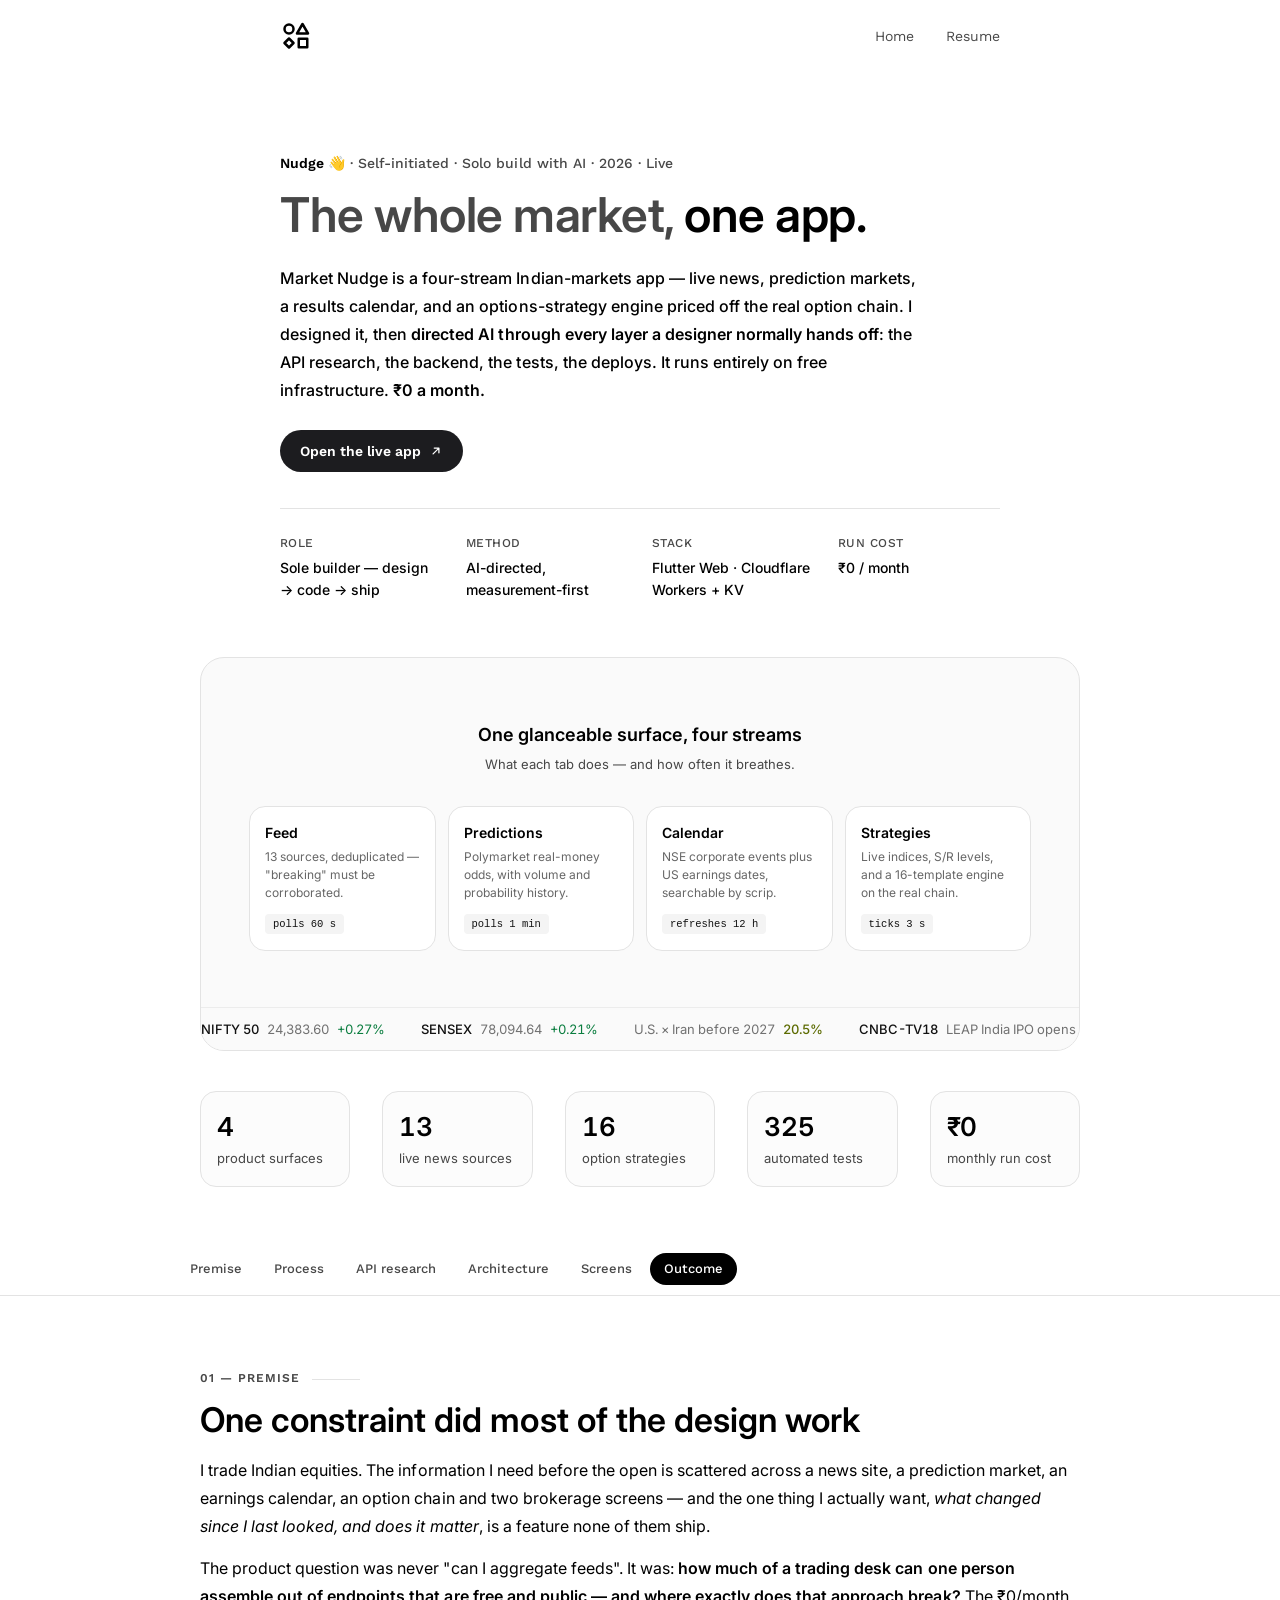
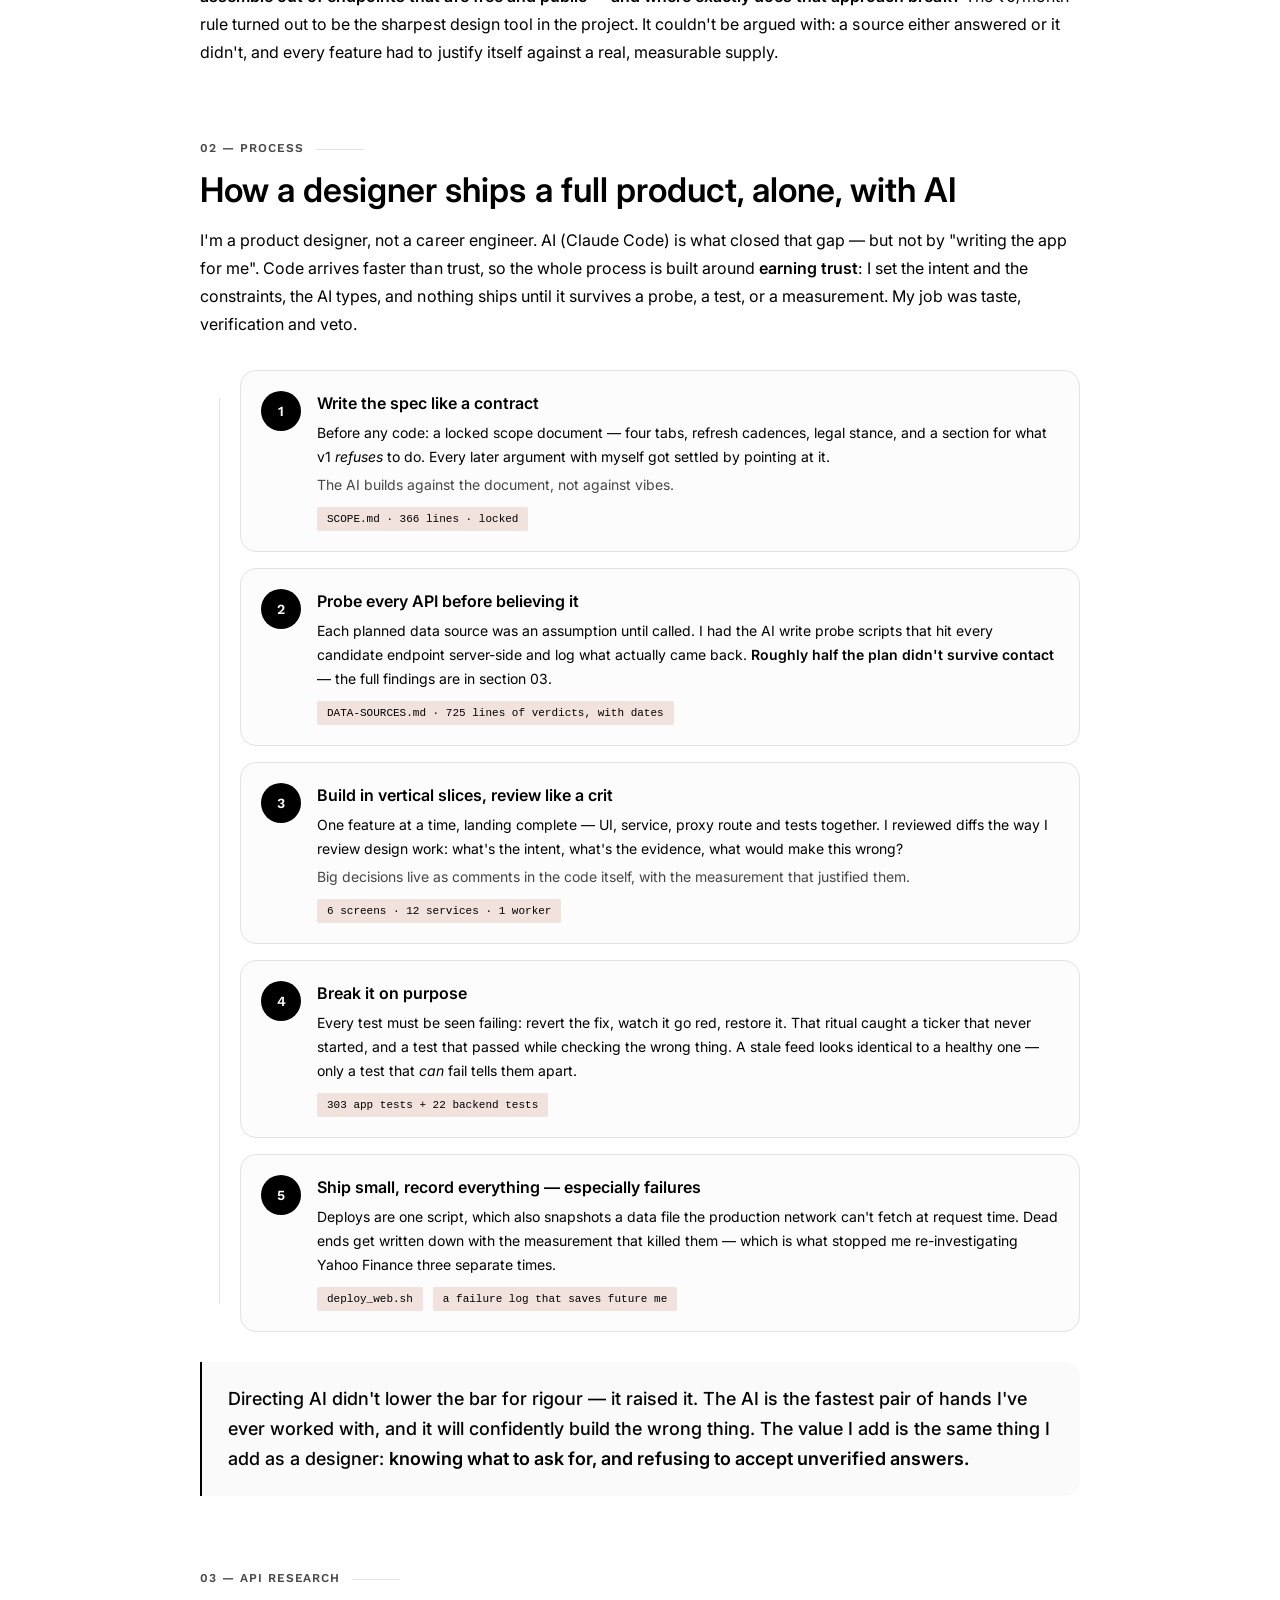
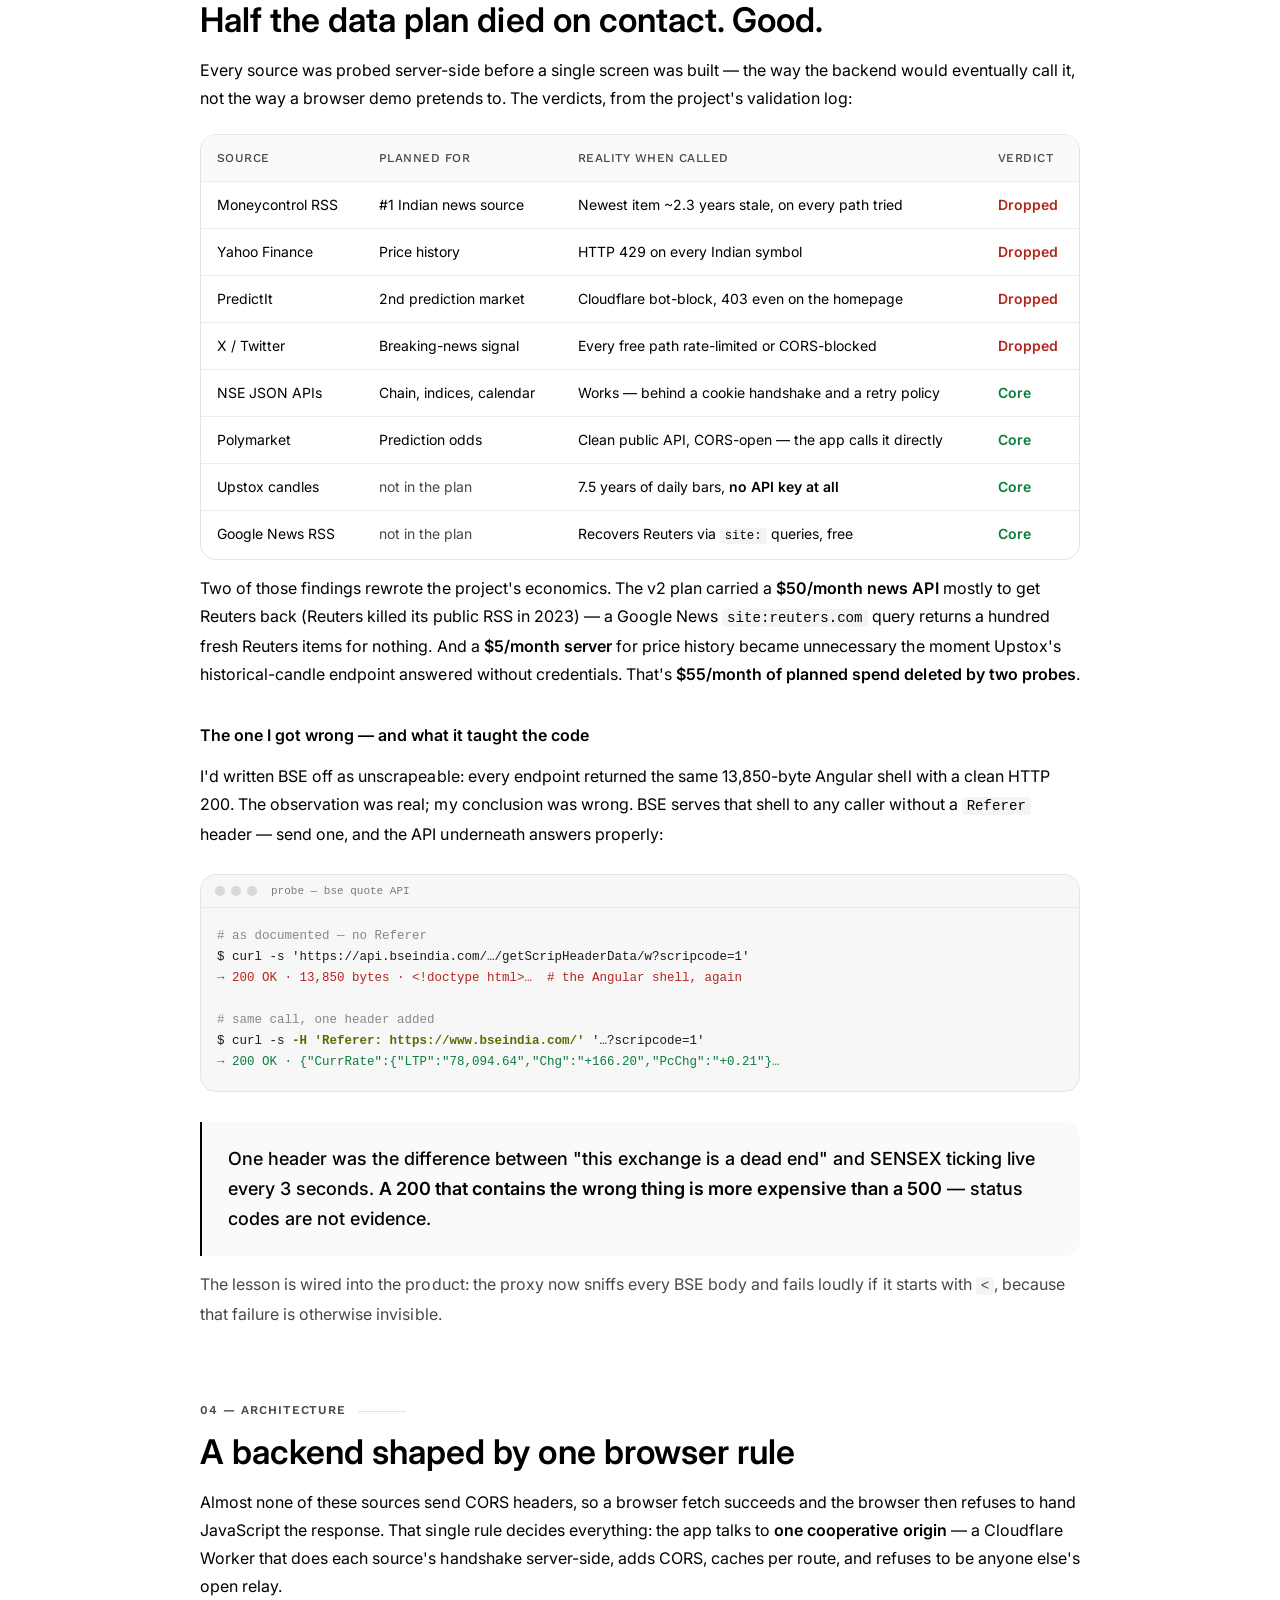
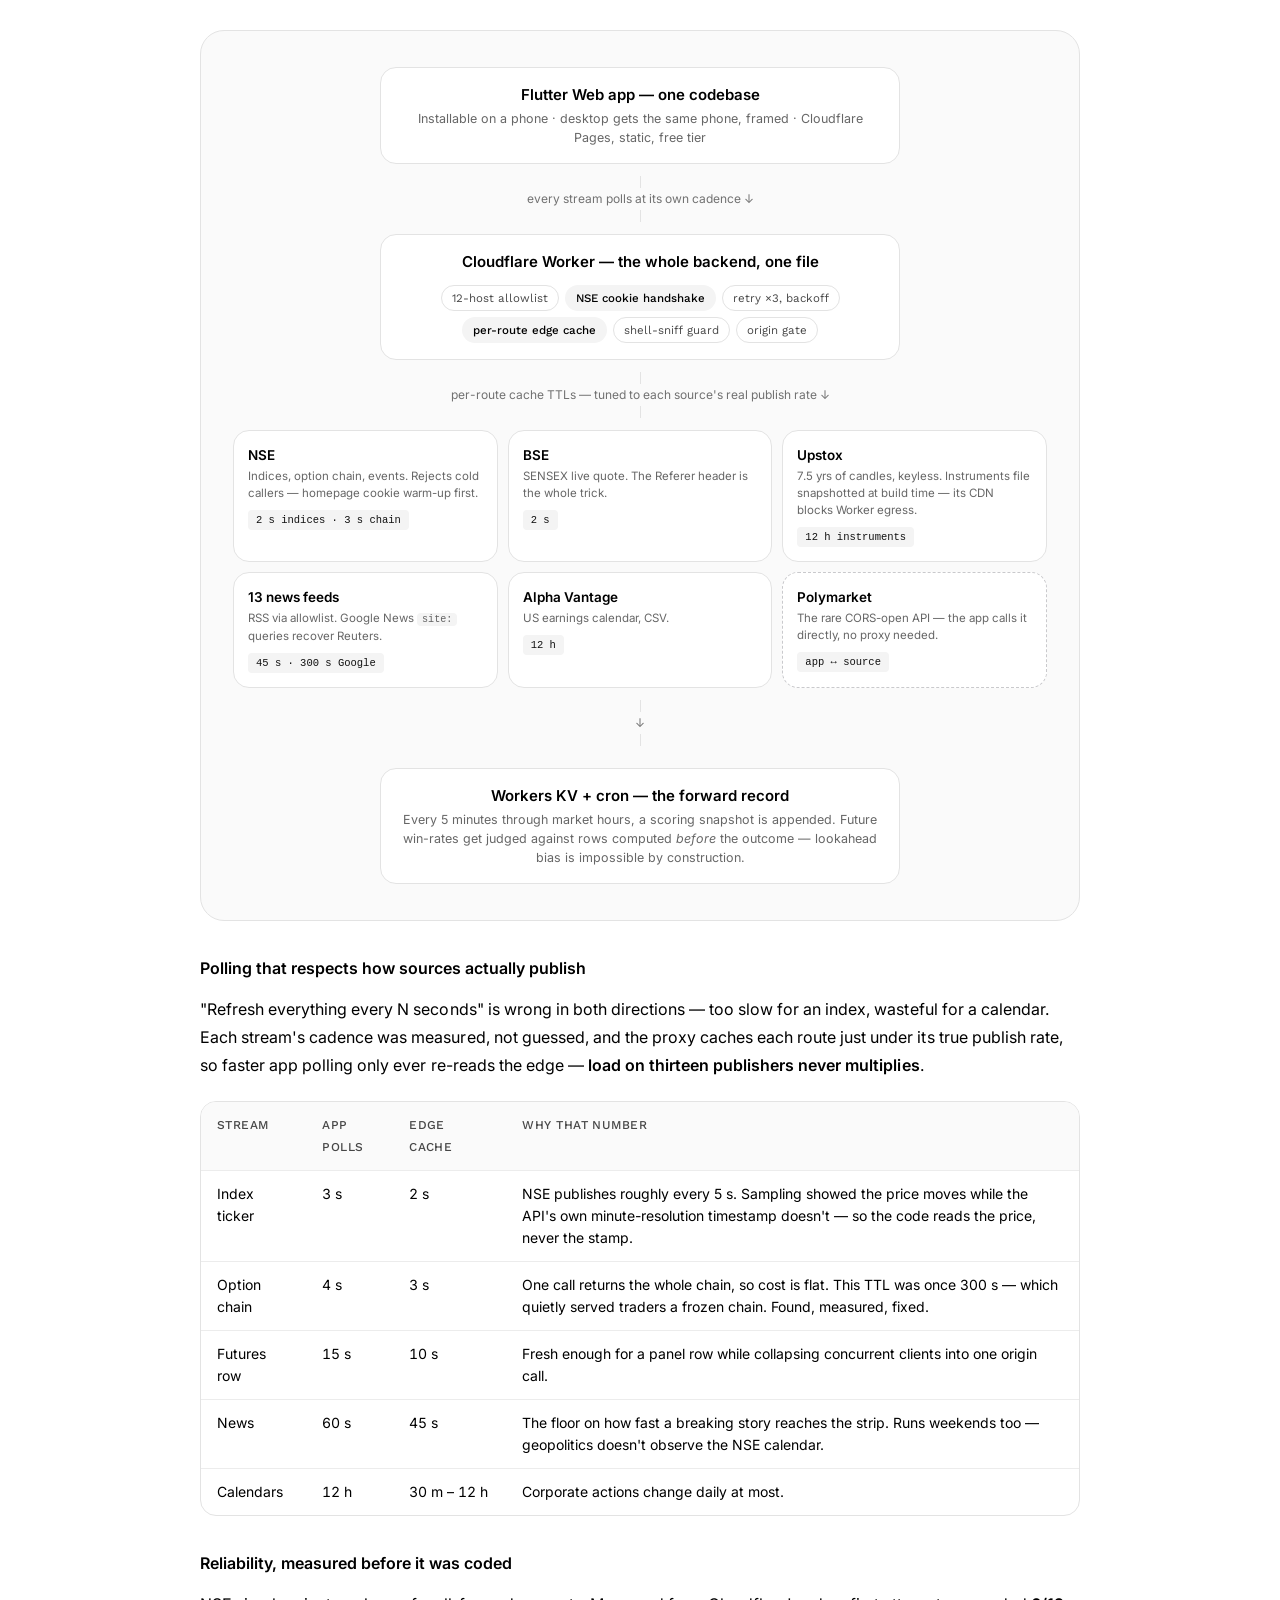
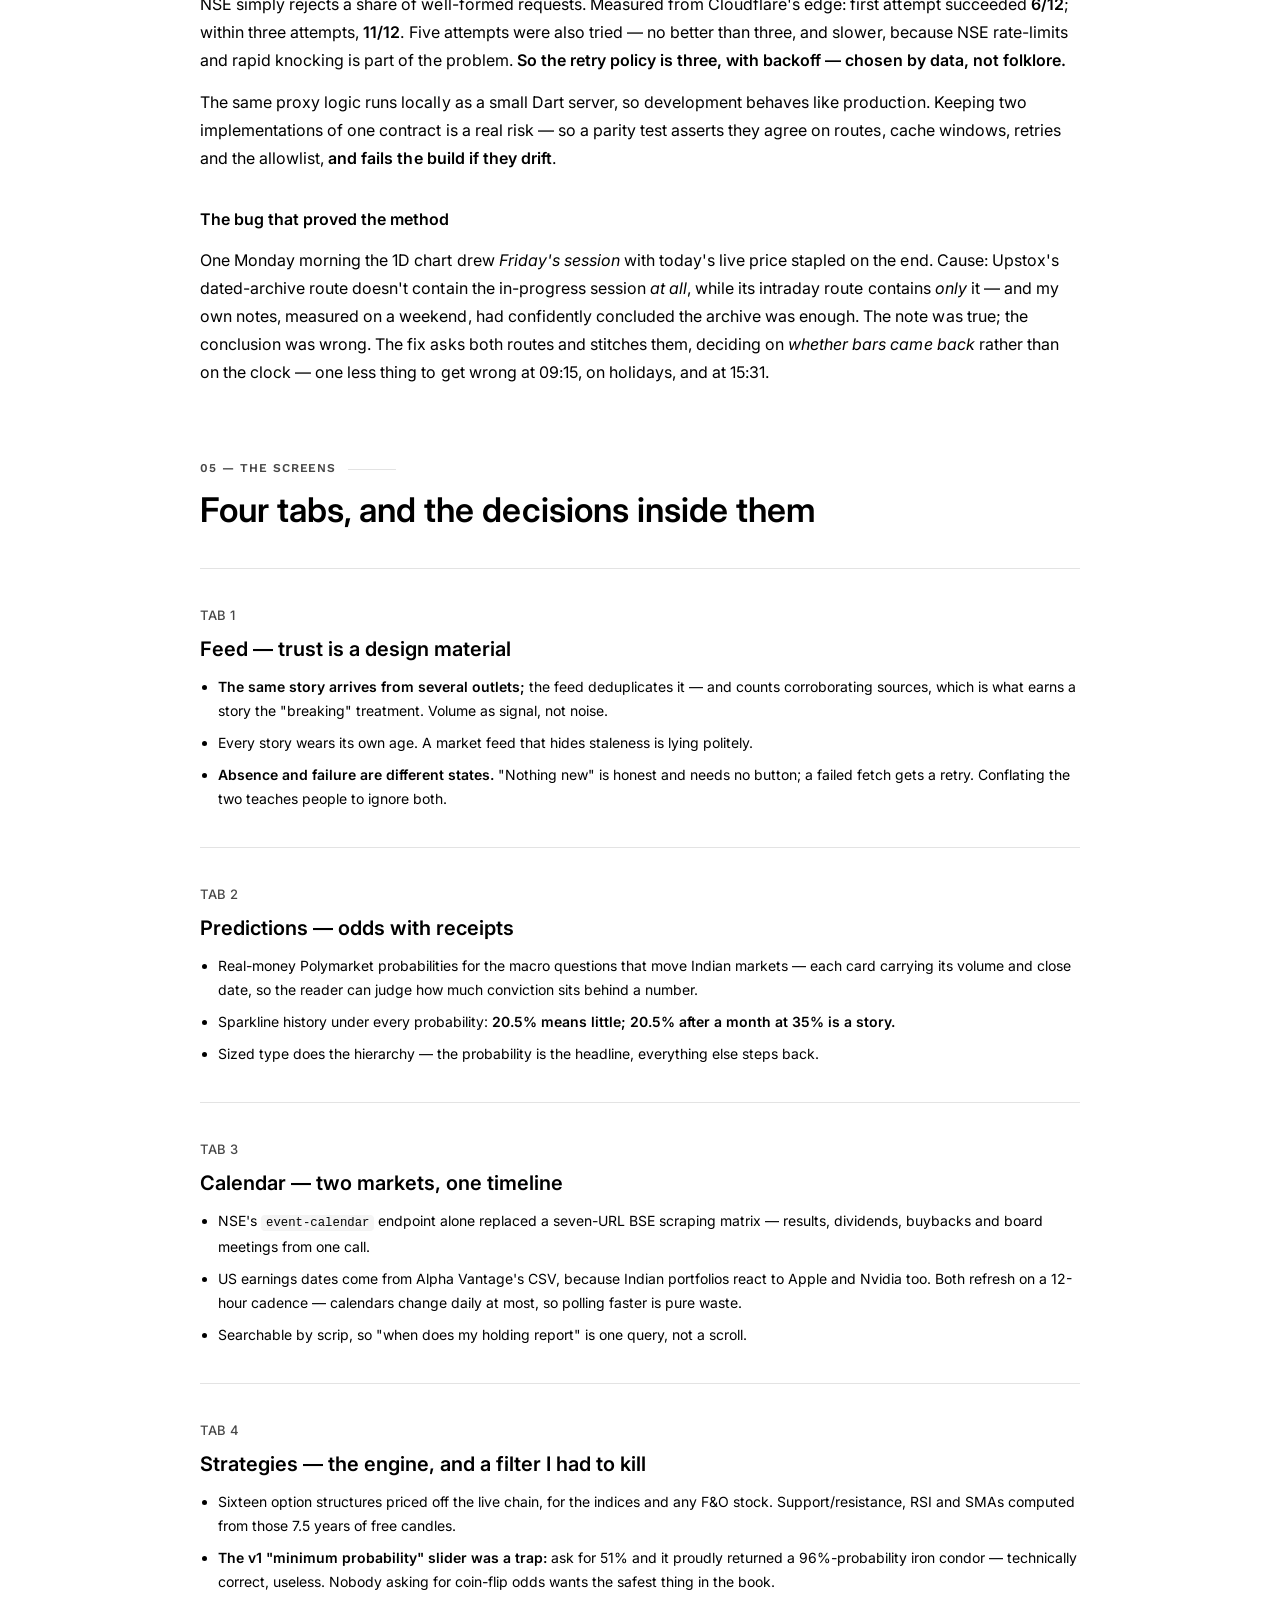
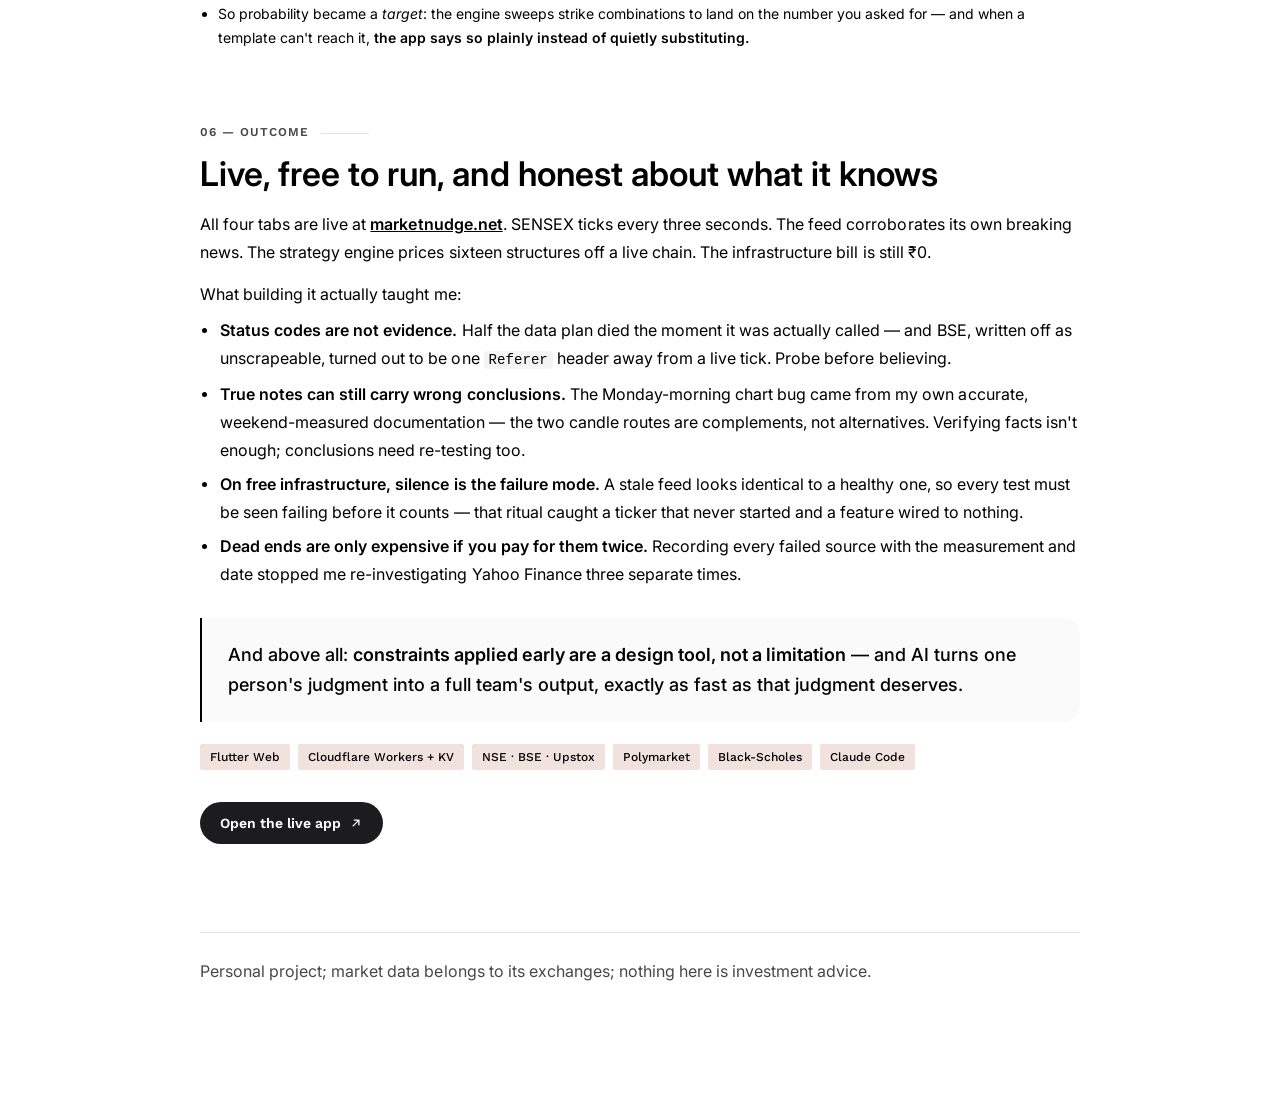
<file: projects/market-nudge.html>
<!doctype html>
<html lang="en">
<head>
<meta charset="utf-8">
<meta name="viewport" content="width=device-width, initial-scale=1">
<title>Market Nudge — Case study · Sambeet Dash</title>
<meta name="description" content="A four-stream Indian markets app — designed, engineered and shipped by one person directing AI. News, prediction markets, corporate calendar and a live options engine, running on ₹0/month infrastructure.">

<meta property="og:title" content="Market Nudge — designed and shipped solo, with AI">
<meta property="og:description" content="Four market surfaces, thirteen sources, sixteen option strategies, 325 tests — on infrastructure that costs ₹0 a month.">
<meta property="og:type" content="article">

<link rel="icon" href="../assets/favicon.svg" type="image/svg+xml">

<link rel="preconnect" href="https://fonts.googleapis.com">
<link rel="preconnect" href="https://fonts.gstatic.com" crossorigin>
<link href="https://fonts.googleapis.com/css2?family=Inter:wght@400;500;600&family=Work+Sans:wght@400;500;600&display=swap" rel="stylesheet">

<link rel="stylesheet" href="../assets/styles.css?v=29">

<style>
/* ============================================================
   Market Nudge case study.
   Page shell = the portfolio's tokens (styles.css).
   Everything the PRODUCT touches — the phone stage, the terminal,
   the architecture — uses the app's own palette, namespaced --mn-*.
   The page also keeps the app's brand rule: at most three acid-lime
   elements in view, Fraunces for headings only, Inter for numbers.
   ============================================================ */
:root{
  --rule:#ececec;
}

/* ---------- Shared page furniture ---------- */
.cs-wrap{width:100%;max-width:calc(var(--container) + var(--gutter)*2);
  margin-inline:auto;padding-inline:var(--gutter)}
.cs-wide{max-width:calc(880px + var(--gutter)*2)}

section[id]{scroll-margin-top:64px}

.cs-kicker{font-family:var(--font-nav);font-size:14px;line-height:22px;
  font-weight:500;color:var(--ink-muted);letter-spacing:.014px}
.cs-kicker b{color:var(--ink);font-weight:600}

.cs-body{margin-top:14px;font-size:var(--fs-bio);line-height:var(--lh-bio);
  letter-spacing:var(--ls-bio);text-wrap:pretty}
.cs-body + .cs-body{margin-top:14px}
.cs-muted{color:var(--ink-muted)}
strong{font-weight:600}
em{font-style:italic}

code{font-family:ui-monospace,SFMono-Regular,Menlo,monospace;font-size:.88em;
  background:#f4f4f4;padding:1px 5px;border-radius:4px}

/* Section headings: an editorial number + a serif title */
.cs-sec{padding-top:72px}
.cs-num{font-family:var(--font-nav);font-size:12px;line-height:20px;font-weight:600;
  letter-spacing:.08em;color:var(--ink-muted)}
.cs-num::after{content:"";display:inline-block;vertical-align:middle;
  width:48px;height:1px;background:var(--card-border);margin-left:12px}
.cs-h2{margin-top:10px;font-weight:600;
  font-size:26px;line-height:36px;letter-spacing:.024px}
@media (min-width:768px){.cs-h2{font-size:34px;line-height:44px}}
.cs-h3{margin-top:34px;font-weight:600;font-size:16px;line-height:26px}

/* ---------- Hero ---------- */
.cs-hero{padding-top:var(--space-header-h1)}

.cs-h1{margin-top:12px;font-weight:600;
  font-size:32px;line-height:42px;letter-spacing:-.01em}
@media (min-width:768px){.cs-h1{font-size:48px;line-height:58px}}
.cs-h1__quiet{color:var(--ink-muted)}
.cs-lead{margin-top:20px;font-weight:500;font-size:var(--fs-bio);
  line-height:var(--lh-bio);letter-spacing:var(--ls-bio);max-width:640px;text-wrap:pretty}

/* CTA row */
.cs-cta-row{display:flex;flex-wrap:wrap;gap:12px;margin-top:26px}
.cs-cta{display:inline-flex;align-items:center;gap:8px;padding:11px 20px;
  border-radius:999px;font-family:var(--font-nav);font-size:14px;line-height:20px;
  font-weight:600;text-decoration:none;transition:transform 160ms ease}
.cs-cta--dark{background:#1c1c1f;color:#fff}
.cs-cta:hover{transform:translateY(-1px)}
.cs-cta--dark:hover{box-shadow:0 6px 18px rgba(0,0,0,.22)}

.cs-meta{margin-top:36px;display:grid;grid-template-columns:1fr 1fr;gap:20px 24px;
  padding-top:24px;border-top:.5px solid var(--card-border)}
@media (min-width:768px){.cs-meta{grid-template-columns:repeat(4,1fr)}}
.cs-meta dt{font-family:var(--font-nav);font-size:12px;line-height:20px;font-weight:500;
  letter-spacing:.04em;text-transform:uppercase;color:var(--ink-muted)}
.cs-meta dd{margin:4px 0 0;font-size:14px;line-height:22px;font-weight:500}

/* ---------- The stage: the four streams, light ---------- */
.stage{margin-top:56px;background:#fafafa;border-radius:var(--r-card);
  border:.5px solid var(--card-border);overflow:hidden;position:relative}
.stage__inner{position:relative;padding:52px 20px 8px}
@media (min-width:768px){.stage__inner{padding:64px 48px 12px}}
.stage__title{text-align:center;font-weight:600;
  color:var(--ink);font-size:18px;line-height:26px}
.stage__sub{margin-top:6px;text-align:center;font-size:13px;line-height:20px;
  color:var(--ink-muted)}

.streams{margin-top:32px;display:grid;grid-template-columns:1fr 1fr;gap:12px;
  padding-bottom:44px;text-align:left}
@media (min-width:900px){.streams{grid-template-columns:repeat(4,1fr)}}
.stream{display:flex;flex-direction:column;background:#fff;
  border:1px solid var(--card-border);border-radius:16px;padding:16px 15px}
.stream h3{font-weight:600;font-size:14px;line-height:20px;color:var(--ink)}
.stream p{margin:5px 0 12px;font-size:12px;line-height:18px;color:rgba(0,0,0,.6);
  text-wrap:pretty}
.stream span{margin-top:auto;align-self:flex-start;padding:2px 8px;border-radius:4px;
  background:#f4f4f4;font-family:ui-monospace,Menlo,monospace;
  font-size:10.5px;line-height:16px;color:#111}

/* Ticker tape — the app's own widget, echoed in CSS */
.tape{border-top:1px solid #ececec;background:#fafafa;
  overflow:hidden;position:relative}
.tape__track{display:flex;width:max-content;gap:36px;padding:12px 0;
  animation:tape 44s linear infinite}
.tape:hover .tape__track{animation-play-state:paused}
.tape__item{display:inline-flex;align-items:baseline;gap:8px;white-space:nowrap;
  font-size:13px;line-height:18px;color:rgba(0,0,0,.55);
  font-variant-numeric:tabular-nums}
.tape__item b{color:#111;font-weight:500}
.tape__up{color:#0a7d3f}
.tape__down{color:#b3261e}
.tape__odds{color:#5c6b00;font-weight:500}
@keyframes tape{from{transform:translateX(0)}to{transform:translateX(-50%)}}

/* ---------- Stats band ---------- */
.stats{margin-top:40px;display:grid;grid-template-columns:repeat(2,1fr);
  gap:var(--grid-gap)}
@media (min-width:768px){.stats{grid-template-columns:repeat(5,1fr)}}
.stat{background:var(--card-bg);border:.5px solid var(--card-border);
  border-radius:var(--r-media);padding:18px 16px}
.stat__n{font-weight:600;font-size:26px;line-height:34px;letter-spacing:-.01em;
  font-variant-numeric:tabular-nums}
.stat__l{margin-top:4px;font-size:13px;line-height:20px;color:var(--ink-muted)}

/* ---------- Sticky in-page nav ---------- */
.toc{position:sticky;top:0;z-index:20;margin-top:56px;
  background:rgba(255,255,255,.92);backdrop-filter:blur(8px);
  border-bottom:.5px solid var(--card-border)}
.toc__row{display:flex;gap:4px;overflow-x:auto;scrollbar-width:none;
  padding:10px 0}
.toc__row::-webkit-scrollbar{display:none}
.toc a{flex:0 0 auto;padding:6px 14px;border-radius:999px;
  font-family:var(--font-nav);font-size:13px;line-height:20px;font-weight:500;
  color:var(--ink-muted);text-decoration:none;white-space:nowrap}
.toc a:hover{color:var(--ink)}
.toc a.is-active{background:var(--ink);color:#fff}

/* ---------- Process rail ---------- */
.rail{margin-top:32px;display:grid;gap:16px;position:relative}
.rail::before{content:"";position:absolute;left:19px;top:28px;bottom:28px;
  width:1px;background:var(--card-border)}
.step{position:relative;display:grid;grid-template-columns:40px 1fr;gap:16px;
  background:var(--card-bg);border:.5px solid var(--card-border);
  border-radius:var(--r-media);padding:20px}
.step__n{width:40px;height:40px;border-radius:50%;background:#000;color:#fff;
  display:flex;align-items:center;justify-content:center;
  font-family:var(--font-nav);font-size:14px;font-weight:600;position:relative;z-index:1}
.step h3{font-weight:600;font-size:16px;line-height:24px}
.step p{margin-top:6px;font-size:14px;line-height:24px;color:var(--ink);text-wrap:pretty}
.step p .cs-muted{display:block;margin-top:4px}
.chip{display:inline-block;margin-top:10px;margin-right:6px;padding:3px 10px;
  border-radius:var(--r-tag);background:var(--tag);
  font-family:var(--font-nav);font-size:12px;line-height:18px;font-weight:500}
.chip--mono{font-family:ui-monospace,SFMono-Regular,Menlo,monospace;font-size:11px}

/* ---------- Pull quote ---------- */
.pull{margin-top:30px;padding:22px 26px;border-left:2px solid var(--ink);
  background:#fafafa;border-radius:0 var(--r-media) var(--r-media) 0}
.pull p{font-weight:500;font-size:16px;line-height:28px;text-wrap:pretty}
@media (min-width:768px){.pull p{font-size:18px;line-height:30px}}

/* ---------- Tables ---------- */
.tablewrap{margin-top:22px;overflow-x:auto;border:.5px solid var(--card-border);
  border-radius:var(--r-media)}
table{border-collapse:collapse;width:100%;min-width:560px;font-size:14px;line-height:22px}
th,td{text-align:left;padding:12px 16px;border-bottom:.5px solid var(--rule);vertical-align:top}
thead th{font-family:var(--font-nav);font-size:12px;letter-spacing:.04em;
  text-transform:uppercase;font-weight:500;color:var(--ink-muted);background:#fafafa}
tbody tr:last-child td{border-bottom:0}
td.num{font-variant-numeric:tabular-nums;white-space:nowrap}
.ok{color:#0a7d3f;font-weight:600}
.no{color:#b3261e;font-weight:600}

/* ---------- Terminal (light) ---------- */
.term{margin-top:26px;background:#f7f7f8;border:.5px solid var(--card-border);
  border-radius:var(--r-media);overflow:hidden}
.term__bar{display:flex;align-items:center;gap:6px;padding:10px 14px;
  border-bottom:1px solid #ececec}
.term__bar i{width:10px;height:10px;border-radius:50%;background:#d8d8dc;display:block}
.term__bar span{margin-left:8px;font-family:ui-monospace,Menlo,monospace;
  font-size:11px;color:rgba(0,0,0,.5)}
.term pre{margin:0;padding:18px 16px;overflow-x:auto;
  font-family:ui-monospace,SFMono-Regular,Menlo,monospace;
  font-size:12.5px;line-height:21px;color:#1a1a1e}
.term .c{color:rgba(0,0,0,.45)}
.term .g{color:#0a7d3f}
.term .r{color:#b3261e}
.term .y{color:#5c6b00;font-weight:600}

/* ---------- Architecture diagram (light) ---------- */
.arch{margin-top:30px;background:#fafafa;border:.5px solid var(--card-border);
  border-radius:var(--r-card);padding:28px 20px;color:var(--ink)}
@media (min-width:768px){.arch{padding:36px 32px}}
.arch__node{background:#fff;border:1px solid var(--card-border);
  border-radius:var(--r-media);padding:16px 18px}
.arch__node--wide{max-width:520px;margin-inline:auto;text-align:center}
.arch__t{font-weight:600;font-size:15px;line-height:22px;color:var(--ink)}
.arch__d{margin-top:3px;font-size:12.5px;line-height:19px;color:rgba(0,0,0,.6)}
.arch__link{display:flex;flex-direction:column;align-items:center;gap:2px;
  padding:12px 0;font-size:12px;line-height:18px;color:rgba(0,0,0,.55);text-align:center}
.arch__link::before,.arch__link::after{content:"";width:1px;height:12px;
  background:var(--card-border)}
.arch__chips{display:flex;flex-wrap:wrap;gap:6px;justify-content:center;margin-top:12px}
.arch__chips span{padding:3px 10px;border-radius:999px;border:1px solid var(--card-border);
  font-family:var(--font-nav);font-size:11.5px;line-height:18px;color:var(--ink-muted)}
.arch__chips span.hot{border-color:transparent;background:#f4f4f4;color:var(--ink);font-weight:500}
.arch__grid{display:grid;grid-template-columns:1fr 1fr;gap:10px}
@media (min-width:768px){.arch__grid{grid-template-columns:repeat(3,1fr)}}
.arch__grid .arch__node{padding:14px 14px}
.arch__grid .arch__t{font-size:13.5px;line-height:20px}
.arch__grid .arch__d{font-size:11.5px;line-height:17px}
.arch__ttl{display:inline-block;margin-top:8px;padding:2px 8px;border-radius:4px;
  background:#f4f4f4;font-family:ui-monospace,Menlo,monospace;
  font-size:10.5px;line-height:16px;color:#111}
.arch__node--direct{border-style:dashed;border-color:#c9c9cc}
.arch__foot{margin-top:10px}

/* ---------- Screens (documentation blocks) ---------- */
.screen{margin-top:36px;padding-top:32px;border-top:.5px solid var(--card-border)}
.screen h3{font-weight:600;font-size:20px;line-height:28px}
.screen h3 span{color:var(--ink-muted);font-family:var(--font-ui);font-weight:500;
  font-size:13px;letter-spacing:.04em;text-transform:uppercase;display:block;margin-bottom:6px}
.screen ul{margin-top:12px}
.screen li{position:relative;padding-left:18px;font-size:14px;line-height:24px;text-wrap:pretty}
.screen li+li{margin-top:8px}
.screen li::before{content:"";position:absolute;left:2px;top:10px;width:5px;height:5px;
  border-radius:50%;background:var(--ink)}

/* ---------- Outcome ---------- */
.tags{display:flex;flex-wrap:wrap;gap:8px;margin-top:22px}
.tag{background:var(--tag);border-radius:var(--r-tag);padding:4px 10px;
  font-family:var(--font-nav);font-size:12px;line-height:18px;font-weight:500}

.cs-footer{padding:88px 0 120px}
.cs-rule{height:.5px;background:var(--card-border);border:0;margin:0}

/* ---------- Reveal on scroll (progressive) ---------- */
.js .reveal{opacity:0;transform:translateY(14px);
  transition:opacity 560ms ease,transform 560ms cubic-bezier(.2,0,.2,1)}
.js .reveal.in{opacity:1;transform:none}

@media (prefers-reduced-motion:reduce){
  *{transition-duration:.01ms!important;animation-duration:.01ms!important}
  .tape__track{animation:none}
  .js .reveal{opacity:1;transform:none}
  .phone:nth-child(1),.phone:nth-child(3){transform:none}
}
</style>
</head>
<body class="case-study">
<script>document.documentElement.classList.add('js')</script>

<svg width="0" height="0" style="position:absolute" aria-hidden="true" focusable="false">
  <symbol id="i-logo" viewBox="0 0 64 64" fill="none">
    <g stroke="currentColor" stroke-width="5" stroke-linejoin="round">
      <circle cx="18" cy="18" r="9"/>
      <path d="M45 8 L56 27 L34 27 Z"/>
      <path d="M18 37 L27 46 L18 55 L9 46 Z"/>
      <rect x="37.5" y="37.5" width="17" height="17"/>
    </g>
  </symbol>
  <symbol id="i-arrow" viewBox="0 0 24 24" fill="none">
    <g transform="translate(24,0) scale(-1,1)">
      <path d="M8 8.4V16C8 16.2833 7.90417 16.5208 7.7125 16.7125C7.52083 16.9042 7.28333 17 7 17C6.71667 17 6.47917 16.9042 6.2875 16.7125C6.09583 16.5208 6 16.2833 6 16V6C6 5.71667 6.09583 5.47917 6.2875 5.2875C6.47917 5.09583 6.71667 5 7 5H17C17.2833 5 17.5208 5.09583 17.7125 5.2875C17.9042 5.47917 18 5.71667 18 6C18 6.28333 17.9042 6.52083 17.7125 6.7125C17.5208 6.90417 17.2833 7 17 7H9.4L18.3 15.9C18.4833 16.0833 18.575 16.3167 18.575 16.6C18.575 16.8833 18.4833 17.1167 18.3 17.3C18.1167 17.4833 17.8833 17.575 17.6 17.575C17.3167 17.575 17.0833 17.4833 16.9 17.3L8 8.4Z" fill="currentColor"/>
    </g>
  </symbol>
  <symbol id="i-menu" viewBox="0 0 24 24" fill="none">
    <path d="M4 18C3.71667 18 3.47917 17.9042 3.2875 17.7125C3.09583 17.5208 3 17.2833 3 17C3 16.7167 3.09583 16.4792 3.2875 16.2875C3.47917 16.0958 3.71667 16 4 16H20C20.2833 16 20.5208 16.0958 20.7125 16.2875C20.9042 16.4792 21 16.7167 21 17C21 17.2833 20.9042 17.5208 20.7125 17.7125C20.5208 17.9042 20.2833 18 20 18H4ZM4 13C3.71667 13 3.47917 12.9042 3.2875 12.7125C3.09583 12.5208 3 12.2833 3 12C3 11.7167 3.09583 11.4792 3.2875 11.2875C3.47917 11.0958 3.71667 11 4 11H20C20.2833 11 20.5208 11.0958 20.7125 11.2875C20.9042 11.4792 21 11.7167 21 12C21 12.2833 20.9042 12.5208 20.7125 12.7125C20.5208 12.9042 20.2833 13 20 13H4ZM4 8C3.71667 8 3.47917 7.90417 3.2875 7.7125C3.09583 7.52083 3 7.28333 3 7C3 6.71667 3.09583 6.47917 3.2875 6.2875C3.47917 6.09583 3.71667 6 4 6H20C20.2833 6 20.5208 6.09583 20.7125 6.2875C20.9042 6.47917 21 6.71667 21 7C21 7.28333 20.9042 7.52083 20.7125 7.7125C20.5208 7.90417 20.2833 8 20 8H4Z" fill="currentColor"/>
  </symbol>
</svg>

<!-- Header — shared with the landing page ---------------------------- -->
<header class="site-header">
  <div class="wrap">
    <div class="site-header__inner">
      <a class="brand" href="../" aria-label="Sambeet Dash — home">
        <svg role="img" aria-hidden="true"><use href="#i-logo"></use></svg>
      </a>

      <nav class="nav" aria-label="Primary">
        <a href="../">Home</a>
        <a href="../assets/Sambeet-Dash-Resume.pdf?v=5" target="_blank" rel="noopener">Resume</a>
      </nav>

      <button class="menu-toggle" type="button"
              aria-expanded="false" aria-controls="nav-panel" aria-label="Open menu">
        <svg aria-hidden="true"><use href="#i-menu"></use></svg>
      </button>
    </div>

    <nav class="nav-panel" id="nav-panel" data-open="false" aria-label="Primary, mobile">
      <a href="../">Home</a>
      <a href="../assets/Sambeet-Dash-Resume.pdf?v=5" target="_blank" rel="noopener">Resume</a>
    </nav>
  </div>
</header>

<main>

  <!-- Hero ------------------------------------------------------------ -->
  <header class="cs-hero">
    <div class="cs-wrap">
      <p class="cs-kicker"><b>Nudge <span aria-hidden="true">👋</span></b> · Self-initiated · Solo build with AI · 2026 · Live</p>

      <h1 class="cs-h1">
        <span class="cs-h1__quiet">The whole market,</span> one app.
      </h1>

      <p class="cs-lead">
        Market Nudge is a four-stream Indian-markets app — live news, prediction markets,
        a results calendar, and an options-strategy engine priced off the real option chain.
        I designed it, then <strong>directed AI through every layer a designer normally
        hands off</strong>: the API research, the backend, the tests, the deploys. It runs
        entirely on free infrastructure. <strong>₹0 a month.</strong>
      </p>

      <div class="cs-cta-row">
        <a class="cs-cta cs-cta--dark" href="https://marketnudge.net/" target="_blank" rel="noopener">
          Open the live app
          <svg width="14" height="14" viewBox="0 0 24 24" fill="none" aria-hidden="true"><path d="M7 17 17 7M9 7h8v8" stroke="currentColor" stroke-width="2.2" stroke-linecap="round" stroke-linejoin="round"/></svg>
        </a>
      </div>

      <dl class="cs-meta">
        <div><dt>Role</dt><dd>Sole builder — design → code → ship</dd></div>
        <div><dt>Method</dt><dd>AI-directed, measurement-first</dd></div>
        <div><dt>Stack</dt><dd>Flutter Web · Cloudflare Workers + KV</dd></div>
        <div><dt>Run cost</dt><dd>₹0 / month</dd></div>
      </dl>
    </div>
  </header>

  <div class="cs-wrap cs-wide">
    <!-- The stage ----------------------------------------------------- -->
    <div class="stage reveal" role="group" aria-label="The four product streams and their refresh cadences">
      <div class="stage__inner">
        <p class="stage__title">One glanceable surface, four streams</p>
        <p class="stage__sub">What each tab does — and how often it breathes.</p>

        <div class="streams">
          <div class="stream">
            <h3>Feed</h3>
            <p>13 sources, deduplicated — "breaking" must be corroborated.</p>
            <span>polls 60 s</span>
          </div>
          <div class="stream">
            <h3>Predictions</h3>
            <p>Polymarket real-money odds, with volume and probability history.</p>
            <span>polls 1 min</span>
          </div>
          <div class="stream">
            <h3>Calendar</h3>
            <p>NSE corporate events plus US earnings dates, searchable by scrip.</p>
            <span>refreshes 12 h</span>
          </div>
          <div class="stream">
            <h3>Strategies</h3>
            <p>Live indices, S/R levels, and a 16-template engine on the real chain.</p>
            <span>ticks 3 s</span>
          </div>
        </div>
      </div>

      <div class="tape" aria-hidden="true">
        <div class="tape__track">
          <span class="tape__item"><b>NIFTY 50</b> 24,383.60 <span class="tape__up">+0.27%</span></span>
          <span class="tape__item"><b>SENSEX</b> <span data-sensex-ltp>78,094.64</span> <span class="tape__up" data-sensex-chg>+0.21%</span></span>
          <span class="tape__item">U.S. × Iran before 2027 <span class="tape__odds">20.5%</span></span>
          <span class="tape__item"><b>CNBC-TV18</b> LEAP India IPO opens this week</span>
          <span class="tape__item">Dems take the House <span class="tape__odds">85.5%</span></span>
          <span class="tape__item"><b>NIFTY 1Y</b> <span class="tape__down">−1.20%</span></span>
          <span class="tape__item">China × Taiwan before 2027 <span class="tape__odds">7.8%</span></span>
          <span class="tape__item"><b>BBC Business</b> Fuel theft up since Iran war began</span>
          <span class="tape__item"><b>NIFTY 50</b> 24,383.60 <span class="tape__up">+0.27%</span></span>
          <span class="tape__item"><b>SENSEX</b> <span data-sensex-ltp>78,094.64</span> <span class="tape__up" data-sensex-chg>+0.21%</span></span>
          <span class="tape__item">U.S. × Iran before 2027 <span class="tape__odds">20.5%</span></span>
          <span class="tape__item"><b>CNBC-TV18</b> LEAP India IPO opens this week</span>
          <span class="tape__item">Dems take the House <span class="tape__odds">85.5%</span></span>
          <span class="tape__item"><b>NIFTY 1Y</b> <span class="tape__down">−1.20%</span></span>
          <span class="tape__item">China × Taiwan before 2027 <span class="tape__odds">7.8%</span></span>
          <span class="tape__item"><b>BBC Business</b> Fuel theft up since Iran war began</span>
        </div>
      </div>
    </div>

    <!-- Stats --------------------------------------------------------- -->
    <div class="stats reveal" role="list" aria-label="Project numbers">
      <div class="stat" role="listitem"><div class="stat__n">4</div><div class="stat__l">product surfaces</div></div>
      <div class="stat" role="listitem"><div class="stat__n">13</div><div class="stat__l">live news sources</div></div>
      <div class="stat" role="listitem"><div class="stat__n">16</div><div class="stat__l">option strategies</div></div>
      <div class="stat" role="listitem"><div class="stat__n">325</div><div class="stat__l">automated tests</div></div>
      <div class="stat" role="listitem"><div class="stat__n">₹0</div><div class="stat__l">monthly run cost</div></div>
    </div>
  </div>

  <!-- Sticky nav ------------------------------------------------------ -->
  <nav class="toc" aria-label="On this page">
    <div class="cs-wrap cs-wide toc__row">
      <a href="#premise">Premise</a>
      <a href="#process">Process</a>
      <a href="#apis">API research</a>
      <a href="#architecture">Architecture</a>
      <a href="#screens">Screens</a>
      <a href="#outcome">Outcome</a>
    </div>
  </nav>

  <div class="cs-wrap cs-wide">

    <!-- 01 Premise ---------------------------------------------------- -->
    <section class="cs-sec reveal" id="premise">
      <p class="cs-num">01 — PREMISE</p>
      <h2 class="cs-h2">One constraint did most of the design work</h2>
      <p class="cs-body">
        I trade Indian equities. The information I need before the open is scattered across
        a news site, a prediction market, an earnings calendar, an option chain and two
        brokerage screens — and the one thing I actually want, <em>what changed since I last
        looked, and does it matter</em>, is a feature none of them ship.
      </p>
      <p class="cs-body">
        The product question was never "can I aggregate feeds". It was:
        <strong>how much of a trading desk can one person assemble out of endpoints that are
        free and public — and where exactly does that approach break?</strong> The ₹0/month
        rule turned out to be the sharpest design tool in the project. It couldn't be argued
        with: a source either answered or it didn't, and every feature had to justify itself
        against a real, measurable supply.
      </p>
    </section>

    <!-- 02 Process ---------------------------------------------------- -->
    <section class="cs-sec reveal" id="process">
      <p class="cs-num">02 — PROCESS</p>
      <h2 class="cs-h2">How a designer ships a full product, alone, with AI</h2>
      <p class="cs-body">
        I'm a product designer, not a career engineer. AI (Claude Code) is what closed that
        gap — but not by "writing the app for me". Code arrives faster than trust, so the
        whole process is built around <strong>earning trust</strong>: I set the intent and the
        constraints, the AI types, and nothing ships until it survives a probe, a test, or a
        measurement. My job was taste, verification and veto.
      </p>

      <ol class="rail">
        <li class="step">
          <span class="step__n" aria-hidden="true">1</span>
          <div>
            <h3>Write the spec like a contract</h3>
            <p>Before any code: a locked scope document — four tabs, refresh cadences,
              legal stance, and a section for what v1 <em>refuses</em> to do. Every later
              argument with myself got settled by pointing at it.
              <span class="cs-muted">The AI builds against the document, not against vibes.</span></p>
            <span class="chip chip--mono">SCOPE.md · 366 lines · locked</span>
          </div>
        </li>
        <li class="step">
          <span class="step__n" aria-hidden="true">2</span>
          <div>
            <h3>Probe every API before believing it</h3>
            <p>Each planned data source was an assumption until called. I had the AI write
              probe scripts that hit every candidate endpoint server-side and log what
              actually came back. <strong>Roughly half the plan didn't survive contact</strong>
              — the full findings are in section 03.</p>
            <span class="chip chip--mono">DATA-SOURCES.md · 725 lines of verdicts, with dates</span>
          </div>
        </li>
        <li class="step">
          <span class="step__n" aria-hidden="true">3</span>
          <div>
            <h3>Build in vertical slices, review like a crit</h3>
            <p>One feature at a time, landing complete — UI, service, proxy route and tests
              together. I reviewed diffs the way I review design work: what's the intent,
              what's the evidence, what would make this wrong?
              <span class="cs-muted">Big decisions live as comments in the code itself, with the
              measurement that justified them.</span></p>
            <span class="chip chip--mono">6 screens · 12 services · 1 worker</span>
          </div>
        </li>
        <li class="step">
          <span class="step__n" aria-hidden="true">4</span>
          <div>
            <h3>Break it on purpose</h3>
            <p>Every test must be seen failing: revert the fix, watch it go red, restore it.
              That ritual caught a ticker that never started, and a test that passed while
              checking the wrong thing. A stale feed looks identical to a healthy one —
              only a test that <em>can</em> fail tells them apart.</p>
            <span class="chip chip--mono">303 app tests + 22 backend tests</span>
          </div>
        </li>
        <li class="step">
          <span class="step__n" aria-hidden="true">5</span>
          <div>
            <h3>Ship small, record everything — especially failures</h3>
            <p>Deploys are one script, which also snapshots a data file the production
              network can't fetch at request time. Dead ends get written down with the
              measurement that killed them — which is what stopped me re-investigating
              Yahoo Finance three separate times.</p>
            <span class="chip chip--mono">deploy_web.sh</span>
            <span class="chip chip--mono">a failure log that saves future me</span>
          </div>
        </li>
      </ol>

      <div class="pull">
        <p>
          Directing AI didn't lower the bar for rigour — it raised it. The AI is the fastest
          pair of hands I've ever worked with, and it will confidently build the wrong thing.
          The value I add is the same thing I add as a designer: <strong>knowing what to ask
          for, and refusing to accept unverified answers.</strong>
        </p>
      </div>
    </section>

    <!-- 03 APIs ------------------------------------------------------- -->
    <section class="cs-sec reveal" id="apis">
      <p class="cs-num">03 — API RESEARCH</p>
      <h2 class="cs-h2">Half the data plan died on contact. Good.</h2>
      <p class="cs-body">
        Every source was probed server-side before a single screen was built — the way the
        backend would eventually call it, not the way a browser demo pretends to. The
        verdicts, from the project's validation log:
      </p>

      <div class="tablewrap">
        <table>
          <thead>
            <tr><th>Source</th><th>Planned for</th><th>Reality when called</th><th>Verdict</th></tr>
          </thead>
          <tbody>
            <tr><td>Moneycontrol RSS</td><td>#1 Indian news source</td>
                <td>Newest item ~2.3 years stale, on every path tried</td><td class="no">Dropped</td></tr>
            <tr><td>Yahoo Finance</td><td>Price history</td>
                <td class="num">HTTP 429 on every Indian symbol</td><td class="no">Dropped</td></tr>
            <tr><td>PredictIt</td><td>2nd prediction market</td>
                <td>Cloudflare bot-block, 403 even on the homepage</td><td class="no">Dropped</td></tr>
            <tr><td>X / Twitter</td><td>Breaking-news signal</td>
                <td>Every free path rate-limited or CORS-blocked</td><td class="no">Dropped</td></tr>
            <tr><td>NSE JSON APIs</td><td>Chain, indices, calendar</td>
                <td>Works — behind a cookie handshake and a retry policy</td><td class="ok">Core</td></tr>
            <tr><td>Polymarket</td><td>Prediction odds</td>
                <td>Clean public API, CORS-open — the app calls it directly</td><td class="ok">Core</td></tr>
            <tr><td>Upstox candles</td><td><span class="cs-muted">not in the plan</span></td>
                <td>7.5 years of daily bars, <strong>no API key at all</strong></td><td class="ok">Core</td></tr>
            <tr><td>Google News RSS</td><td><span class="cs-muted">not in the plan</span></td>
                <td>Recovers Reuters via <code>site:</code> queries, free</td><td class="ok">Core</td></tr>
          </tbody>
        </table>
      </div>

      <p class="cs-body">
        Two of those findings rewrote the project's economics. The v2 plan carried a
        <strong>$50/month news API</strong> mostly to get Reuters back (Reuters killed its public RSS
        in 2023) — a Google News <code>site:reuters.com</code> query returns a hundred fresh
        Reuters items for nothing. And a <strong>$5/month server</strong> for price history
        became unnecessary the moment Upstox's historical-candle endpoint answered without
        credentials. That's <strong>$55/month of planned spend deleted by two probes</strong>.
      </p>

      <h3 class="cs-h3">The one I got wrong — and what it taught the code</h3>
      <p class="cs-body">
        I'd written BSE off as unscrapeable: every endpoint returned the same 13,850-byte
        Angular shell with a clean HTTP 200. The observation was real; my conclusion was
        wrong. BSE serves that shell to any caller without a <code>Referer</code> header —
        send one, and the API underneath answers properly:
      </p>

      <div class="term" role="img" aria-label="Two curl probes against BSE's quote API: without a Referer header it returns its HTML app shell; with the header it returns live SENSEX JSON.">
        <div class="term__bar"><i></i><i></i><i></i><span>probe — bse quote API</span></div>
        <pre><span class="c"># as documented — no Referer</span>
$ curl -s 'https://api.bseindia.com/…/getScripHeaderData/w?scripcode=1'
<span class="r">→ 200 OK · 13,850 bytes · &lt;!doctype html&gt;…  # the Angular shell, again</span>

<span class="c"># same call, one header added</span>
$ curl -s <span class="y">-H 'Referer: https://www.bseindia.com/'</span> '…?scripcode=1'
<span class="g">→ 200 OK · {"CurrRate":{"LTP":"78,094.64","Chg":"+166.20","PcChg":"+0.21"}…</span></pre>
      </div>

      <div class="pull">
        <p>
          One header was the difference between "this exchange is a dead end" and SENSEX
          ticking live every 3 seconds. <strong>A 200 that contains the wrong thing is more
          expensive than a 500</strong> — status codes are not evidence.
        </p>
      </div>
      <p class="cs-body cs-muted">
        The lesson is wired into the product: the proxy now sniffs every BSE body and fails
        loudly if it starts with <code>&lt;</code>, because that failure is otherwise invisible.
      </p>
    </section>

    <!-- 04 Architecture ----------------------------------------------- -->
    <section class="cs-sec reveal" id="architecture">
      <p class="cs-num">04 — ARCHITECTURE</p>
      <h2 class="cs-h2">A backend shaped by one browser rule</h2>
      <p class="cs-body">
        Almost none of these sources send CORS headers, so a browser fetch succeeds and the
        browser then refuses to hand JavaScript the response. That single rule decides
        everything: the app talks to <strong>one cooperative origin</strong> — a Cloudflare
        Worker that does each source's handshake server-side, adds CORS, caches per route,
        and refuses to be anyone else's open relay.
      </p>

      <div class="arch" role="img" aria-label="Architecture diagram: the Flutter Web app on Cloudflare Pages talks to a Cloudflare Worker proxy, which fetches from NSE, BSE, Upstox, 13 news feeds and Alpha Vantage, each behind per-route edge caching. Polymarket is called directly. A KV store and cron record scoring snapshots.">
        <div class="arch__node arch__node--wide">
          <p class="arch__t">Flutter Web app — one codebase</p>
          <p class="arch__d">Installable on a phone · desktop gets the same phone, framed · Cloudflare Pages, static, free tier</p>
        </div>

        <div class="arch__link">every stream polls at its own cadence ↓</div>

        <div class="arch__node arch__node--wide">
          <p class="arch__t">Cloudflare Worker — the whole backend, one file</p>
          <div class="arch__chips">
            <span>12-host allowlist</span>
            <span class="hot">NSE cookie handshake</span>
            <span>retry ×3, backoff</span>
            <span class="hot">per-route edge cache</span>
            <span>shell-sniff guard</span>
            <span>origin gate</span>
          </div>
        </div>

        <div class="arch__link">per-route cache TTLs — tuned to each source's real publish rate ↓</div>

        <div class="arch__grid">
          <div class="arch__node">
            <p class="arch__t">NSE</p>
            <p class="arch__d">Indices, option chain, events. Rejects cold callers — homepage cookie warm-up first.</p>
            <span class="arch__ttl">2 s indices · 3 s chain</span>
          </div>
          <div class="arch__node">
            <p class="arch__t">BSE</p>
            <p class="arch__d">SENSEX live quote. The Referer header is the whole trick.</p>
            <span class="arch__ttl">2 s</span>
          </div>
          <div class="arch__node">
            <p class="arch__t">Upstox</p>
            <p class="arch__d">7.5 yrs of candles, keyless. Instruments file snapshotted at build time — its CDN blocks Worker egress.</p>
            <span class="arch__ttl">12 h instruments</span>
          </div>
          <div class="arch__node">
            <p class="arch__t">13 news feeds</p>
            <p class="arch__d">RSS via allowlist. Google News <code>site:</code> queries recover Reuters.</p>
            <span class="arch__ttl">45 s · 300 s Google</span>
          </div>
          <div class="arch__node">
            <p class="arch__t">Alpha Vantage</p>
            <p class="arch__d">US earnings calendar, CSV.</p>
            <span class="arch__ttl">12 h</span>
          </div>
          <div class="arch__node arch__node--direct">
            <p class="arch__t">Polymarket</p>
            <p class="arch__d">The rare CORS-open API — the app calls it directly, no proxy needed.</p>
            <span class="arch__ttl">app ↔ source</span>
          </div>
        </div>

        <div class="arch__link">↓</div>

        <div class="arch__node arch__node--wide arch__foot">
          <p class="arch__t">Workers KV + cron — the forward record</p>
          <p class="arch__d">Every 5 minutes through market hours, a scoring snapshot is appended.
          Future win-rates get judged against rows computed <em>before</em> the outcome —
          lookahead bias is impossible by construction.</p>
        </div>
      </div>

      <h3 class="cs-h3">Polling that respects how sources actually publish</h3>
      <p class="cs-body">
        "Refresh everything every N seconds" is wrong in both directions — too slow for an
        index, wasteful for a calendar. Each stream's cadence was measured, not guessed, and
        the proxy caches each route just under its true publish rate, so faster app polling
        only ever re-reads the edge — <strong>load on thirteen publishers never multiplies</strong>.
      </p>

      <div class="tablewrap">
        <table>
          <thead><tr><th>Stream</th><th>App polls</th><th>Edge cache</th><th>Why that number</th></tr></thead>
          <tbody>
            <tr><td>Index ticker</td><td class="num">3 s</td><td class="num">2 s</td>
                <td>NSE publishes roughly every 5 s. Sampling showed the price moves while the API's own minute-resolution timestamp doesn't — so the code reads the price, never the stamp.</td></tr>
            <tr><td>Option chain</td><td class="num">4 s</td><td class="num">3 s</td>
                <td>One call returns the whole chain, so cost is flat. This TTL was once 300 s — which quietly served traders a frozen chain. Found, measured, fixed.</td></tr>
            <tr><td>Futures row</td><td class="num">15 s</td><td class="num">10 s</td>
                <td>Fresh enough for a panel row while collapsing concurrent clients into one origin call.</td></tr>
            <tr><td>News</td><td class="num">60 s</td><td class="num">45 s</td>
                <td>The floor on how fast a breaking story reaches the strip. Runs weekends too — geopolitics doesn't observe the NSE calendar.</td></tr>
            <tr><td>Calendars</td><td class="num">12 h</td><td class="num">30 m – 12 h</td>
                <td>Corporate actions change daily at most.</td></tr>
          </tbody>
        </table>
      </div>

      <h3 class="cs-h3">Reliability, measured before it was coded</h3>
      <p class="cs-body">
        NSE simply rejects a share of well-formed requests. Measured from Cloudflare's edge:
        first attempt succeeded <strong>6/12</strong>; within three attempts,
        <strong>11/12</strong>. Five attempts were also tried — no better than three, and
        slower, because NSE rate-limits and rapid knocking is part of the problem.
        <strong>So the retry policy is three, with backoff — chosen by data, not folklore.</strong>
      </p>
      <p class="cs-body">
        The same proxy logic runs locally as a small Dart server, so development behaves like
        production. Keeping two implementations of one contract is a real risk — so a parity test
        asserts they agree on routes, cache windows, retries and the allowlist,
        <strong>and fails the build if they drift</strong>.
      </p>

      <h3 class="cs-h3">The bug that proved the method</h3>
      <p class="cs-body">
        One Monday morning the 1D chart drew <em>Friday's session</em> with today's live
        price stapled on the end. Cause: Upstox's dated-archive route doesn't contain the
        in-progress session <em>at all</em>, while its intraday route contains <em>only</em>
        it — and my own notes, measured on a weekend, had confidently concluded the archive
        was enough. The note was true; the conclusion was wrong. The fix asks both routes and
        stitches them, deciding on <em>whether bars came back</em> rather than on the clock —
        one less thing to get wrong at 09:15, on holidays, and at 15:31.
      </p>
    </section>

    <!-- 05 Screens ---------------------------------------------------- -->
    <section class="cs-sec reveal" id="screens">
      <p class="cs-num">05 — THE SCREENS</p>
      <h2 class="cs-h2">Four tabs, and the decisions inside them</h2>

      <div class="screen">
        <div>
          <h3><span>Tab 1</span>Feed — trust is a design material</h3>
          <ul>
            <li><strong>The same story arrives from several outlets;</strong> the feed
              deduplicates it — and counts corroborating sources, which is what earns a story
              the "breaking" treatment. Volume as signal, not noise.</li>
            <li>Every story wears its own age. A market feed that hides staleness is lying
              politely.</li>
            <li><strong>Absence and failure are different states.</strong> "Nothing new" is
              honest and needs no button; a failed fetch gets a retry. Conflating the two
              teaches people to ignore both.</li>
          </ul>
        </div>
      </div>

      <div class="screen">
        <div>
          <h3><span>Tab 2</span>Predictions — odds with receipts</h3>
          <ul>
            <li>Real-money Polymarket probabilities for the macro questions that move Indian
              markets — each card carrying its volume and close date, so the reader can judge
              how much conviction sits behind a number.</li>
            <li>Sparkline history under every probability: <strong>20.5% means little;
              20.5% after a month at 35% is a story.</strong></li>
            <li>Sized type does the hierarchy — the probability is the headline, everything
              else steps back.</li>
          </ul>
        </div>
      </div>

      <div class="screen">
        <div>
          <h3><span>Tab 3</span>Calendar — two markets, one timeline</h3>
          <ul>
            <li>NSE's <code>event-calendar</code> endpoint alone replaced a seven-URL BSE
              scraping matrix — results, dividends, buybacks and board meetings from one call.</li>
            <li>US earnings dates come from Alpha Vantage's CSV, because Indian portfolios
              react to Apple and Nvidia too. Both refresh on a 12-hour cadence — calendars
              change daily at most, so polling faster is pure waste.</li>
            <li>Searchable by scrip, so "when does my holding report" is one query, not a
              scroll.</li>
          </ul>
        </div>
      </div>

      <div class="screen">
        <div>
          <h3><span>Tab 4</span>Strategies — the engine, and a filter I had to kill</h3>
          <ul>
            <li>Sixteen option structures priced off the live chain, for the indices and any
              F&amp;O stock. Support/resistance, RSI and SMAs computed from those
              7.5 years of free candles.</li>
            <li><strong>The v1 "minimum probability" slider was a trap:</strong> ask for 51%
              and it proudly returned a 96%-probability iron condor — technically correct,
              useless. Nobody asking for coin-flip odds wants the safest thing in the book.</li>
            <li>So probability became a <em>target</em>: the engine sweeps strike
              combinations to land on the number you asked for — and when a template can't
              reach it, <strong>the app says so plainly instead of quietly substituting.</strong></li>
          </ul>
        </div>
      </div>

    </section>

    <!-- 06 Outcome ---------------------------------------------------- -->
    <section class="cs-sec reveal" id="outcome">
      <p class="cs-num">06 — OUTCOME</p>
      <h2 class="cs-h2">Live, free to run, and honest about what it knows</h2>
      <p class="cs-body">
        All four tabs are live at
        <a href="https://marketnudge.net/" target="_blank" rel="noopener"><strong>marketnudge.net</strong></a>.
        SENSEX ticks every three seconds. The feed corroborates its own breaking news. The
        strategy engine prices sixteen structures off a live chain. The infrastructure bill
        is still ₹0.
      </p>
      <p class="cs-body">
        What building it actually taught me:
      </p>
      <ul class="cs-body" style="margin-top:8px">
        <li style="position:relative;padding-left:20px;margin-top:6px"><span style="position:absolute;left:2px;top:12px;width:5px;height:5px;border-radius:50%;background:#000"></span>
          <strong>Status codes are not evidence.</strong> Half the data plan died the moment
          it was actually called — and BSE, written off as unscrapeable, turned out to be one
          <code>Referer</code> header away from a live tick. Probe before believing.</li>
        <li style="position:relative;padding-left:20px;margin-top:6px"><span style="position:absolute;left:2px;top:12px;width:5px;height:5px;border-radius:50%;background:#000"></span>
          <strong>True notes can still carry wrong conclusions.</strong> The Monday-morning
          chart bug came from my own accurate, weekend-measured documentation — the two candle
          routes are complements, not alternatives. Verifying facts isn't enough; conclusions
          need re-testing too.</li>
        <li style="position:relative;padding-left:20px;margin-top:6px"><span style="position:absolute;left:2px;top:12px;width:5px;height:5px;border-radius:50%;background:#000"></span>
          <strong>On free infrastructure, silence is the failure mode.</strong> A stale feed
          looks identical to a healthy one, so every test must be seen failing before it
          counts — that ritual caught a ticker that never started and a feature wired to
          nothing.</li>
        <li style="position:relative;padding-left:20px;margin-top:6px"><span style="position:absolute;left:2px;top:12px;width:5px;height:5px;border-radius:50%;background:#000"></span>
          <strong>Dead ends are only expensive if you pay for them twice.</strong> Recording
          every failed source with the measurement and date stopped me re-investigating Yahoo
          Finance three separate times.</li>
      </ul>

      <div class="pull">
        <p>
          And above all: <strong>constraints applied early are a design tool, not a
          limitation</strong> — and AI turns one person's judgment into a full team's output,
          exactly as fast as that judgment deserves.
        </p>
      </div>

      <div class="tags" aria-label="Technology">
        <span class="tag">Flutter Web</span>
        <span class="tag">Cloudflare Workers + KV</span>
        <span class="tag">NSE · BSE · Upstox</span>
        <span class="tag">Polymarket</span>
        <span class="tag">Black-Scholes</span>
        <span class="tag">Claude Code</span>
      </div>

      <div class="cs-cta-row" style="margin-top:32px">
        <a class="cs-cta cs-cta--dark" href="https://marketnudge.net/" target="_blank" rel="noopener">
          Open the live app
          <svg width="14" height="14" viewBox="0 0 24 24" fill="none" aria-hidden="true"><path d="M7 17 17 7M9 7h8v8" stroke="currentColor" stroke-width="2.2" stroke-linecap="round" stroke-linejoin="round"/></svg>
        </a>
      </div>
    </section>

    <footer class="cs-footer">
      <hr class="cs-rule">
      <p class="cs-body cs-muted" style="margin-top:24px">
        Personal project; market data belongs to its exchanges; nothing here is investment
        advice.
      </p>
    </footer>

  </div>
</main>

<script>
(function () {
  // Mobile menu — same behaviour as the landing page.
  var btn = document.querySelector('.menu-toggle');
  var panel = document.getElementById('nav-panel');
  if (btn && panel) {
    btn.addEventListener('click', function () {
      var open = panel.dataset.open === 'true';
      panel.dataset.open = String(!open);
      btn.setAttribute('aria-expanded', String(!open));
      btn.setAttribute('aria-label', open ? 'Open menu' : 'Close menu');
    });
  }

  var reduced = window.matchMedia('(prefers-reduced-motion: reduce)').matches;

  // Reveal-on-scroll.
  if ('IntersectionObserver' in window && !reduced) {
    var ro = new IntersectionObserver(function (entries) {
      entries.forEach(function (e) {
        if (e.isIntersecting) { e.target.classList.add('in'); ro.unobserve(e.target); }
      });
    }, { rootMargin: '0px 0px -8% 0px' });
    document.querySelectorAll('.reveal').forEach(function (el) { ro.observe(el); });
  } else {
    document.querySelectorAll('.reveal').forEach(function (el) { el.classList.add('in'); });
  }

  // Scroll-spy for the sticky nav.
  var links = Array.prototype.slice.call(document.querySelectorAll('.toc a'));
  var ids = links.map(function (a) { return a.getAttribute('href').slice(1); });
  var spy = new IntersectionObserver(function (entries) {
    entries.forEach(function (e) {
      if (!e.isIntersecting) return;
      links.forEach(function (a) {
        a.classList.toggle('is-active', a.getAttribute('href') === '#' + e.target.id);
      });
    });
  }, { rootMargin: '-30% 0px -60% 0px' });
  ids.forEach(function (id) {
    var el = document.getElementById(id);
    if (el) spy.observe(el);
  });

  // Live SENSEX in the tape, off the same Nudge proxy the app itself uses.
  // Every failure path is silent — the hardcoded numbers stay on screen rather
  // than the tape going blank.
  var SENSEX = 'https://market-nudge-proxy.marketnudge.workers.dev/bse-quote?scripcode=1&seriesid=';
  var ltpEls = document.querySelectorAll('[data-sensex-ltp]');
  var chgEls = document.querySelectorAll('[data-sensex-chg]');

  function paintSensex(ltp, pct) {
    var value = Number(ltp);
    var change = Number(pct);
    if (!isFinite(value) || !isFinite(change)) return;
    var text = value.toLocaleString('en-IN', { minimumFractionDigits: 2, maximumFractionDigits: 2 });
    var up = change >= 0;
    Array.prototype.forEach.call(ltpEls, function (el) { el.textContent = text; });
    Array.prototype.forEach.call(chgEls, function (el) {
      el.textContent = (up ? '+' : '−') + Math.abs(change).toFixed(2) + '%';
      el.className = up ? 'tape__up' : 'tape__down';
    });
  }

  function pollSensex() {
    if (document.hidden) return;
    fetch(SENSEX, { cache: 'no-store' })
      .then(function (r) { return r.ok ? r.json() : null; })
      .then(function (j) { if (j && j.CurrRate) paintSensex(j.CurrRate.LTP, j.CurrRate.PcChg); })
      .catch(function () {});
  }

  if (ltpEls.length && 'fetch' in window) {
    pollSensex();
    setInterval(pollSensex, 60000);
  }
})();
</script>

<!-- Visit counts: GoatCounter (no cookies, no personal data) -->
<script data-goatcounter="https://sambeetdash.goatcounter.com/count" async src="https://gc.zgo.at/count.js"></script>
</body>
</html>
</file>
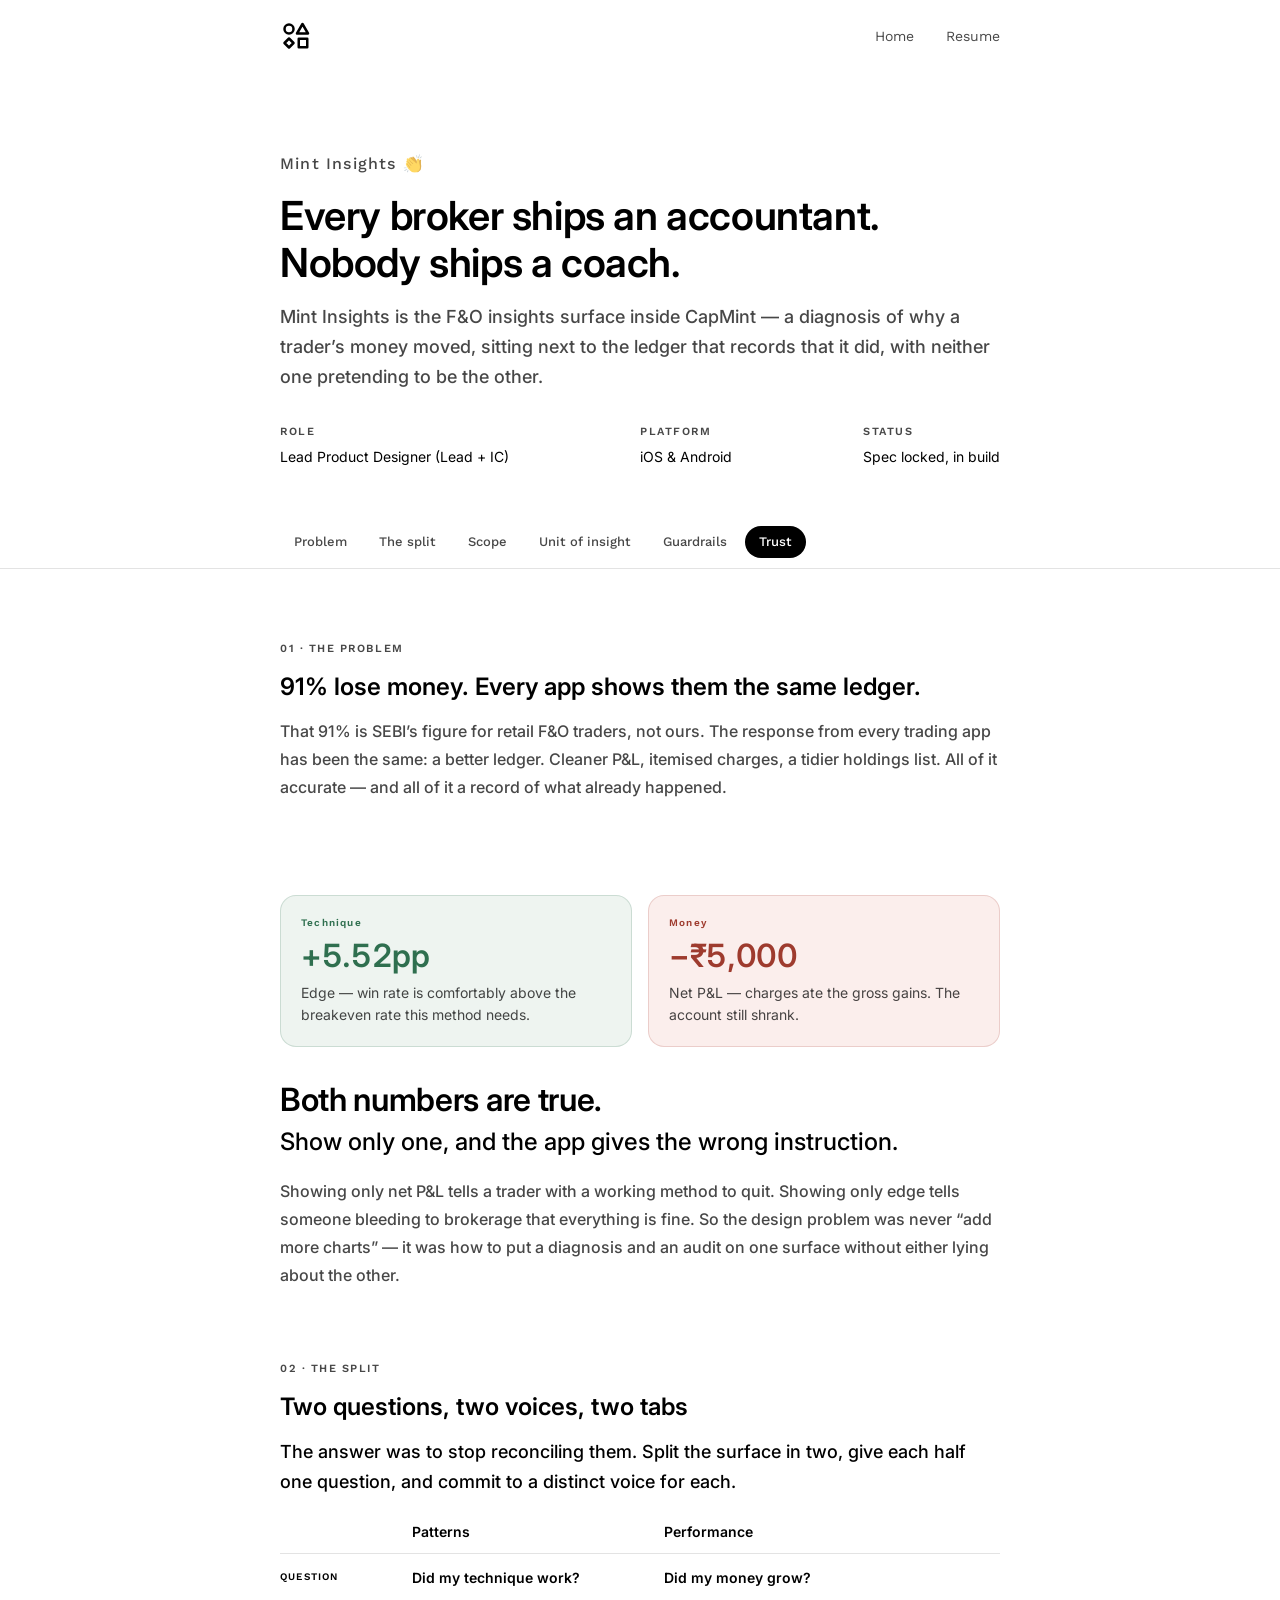
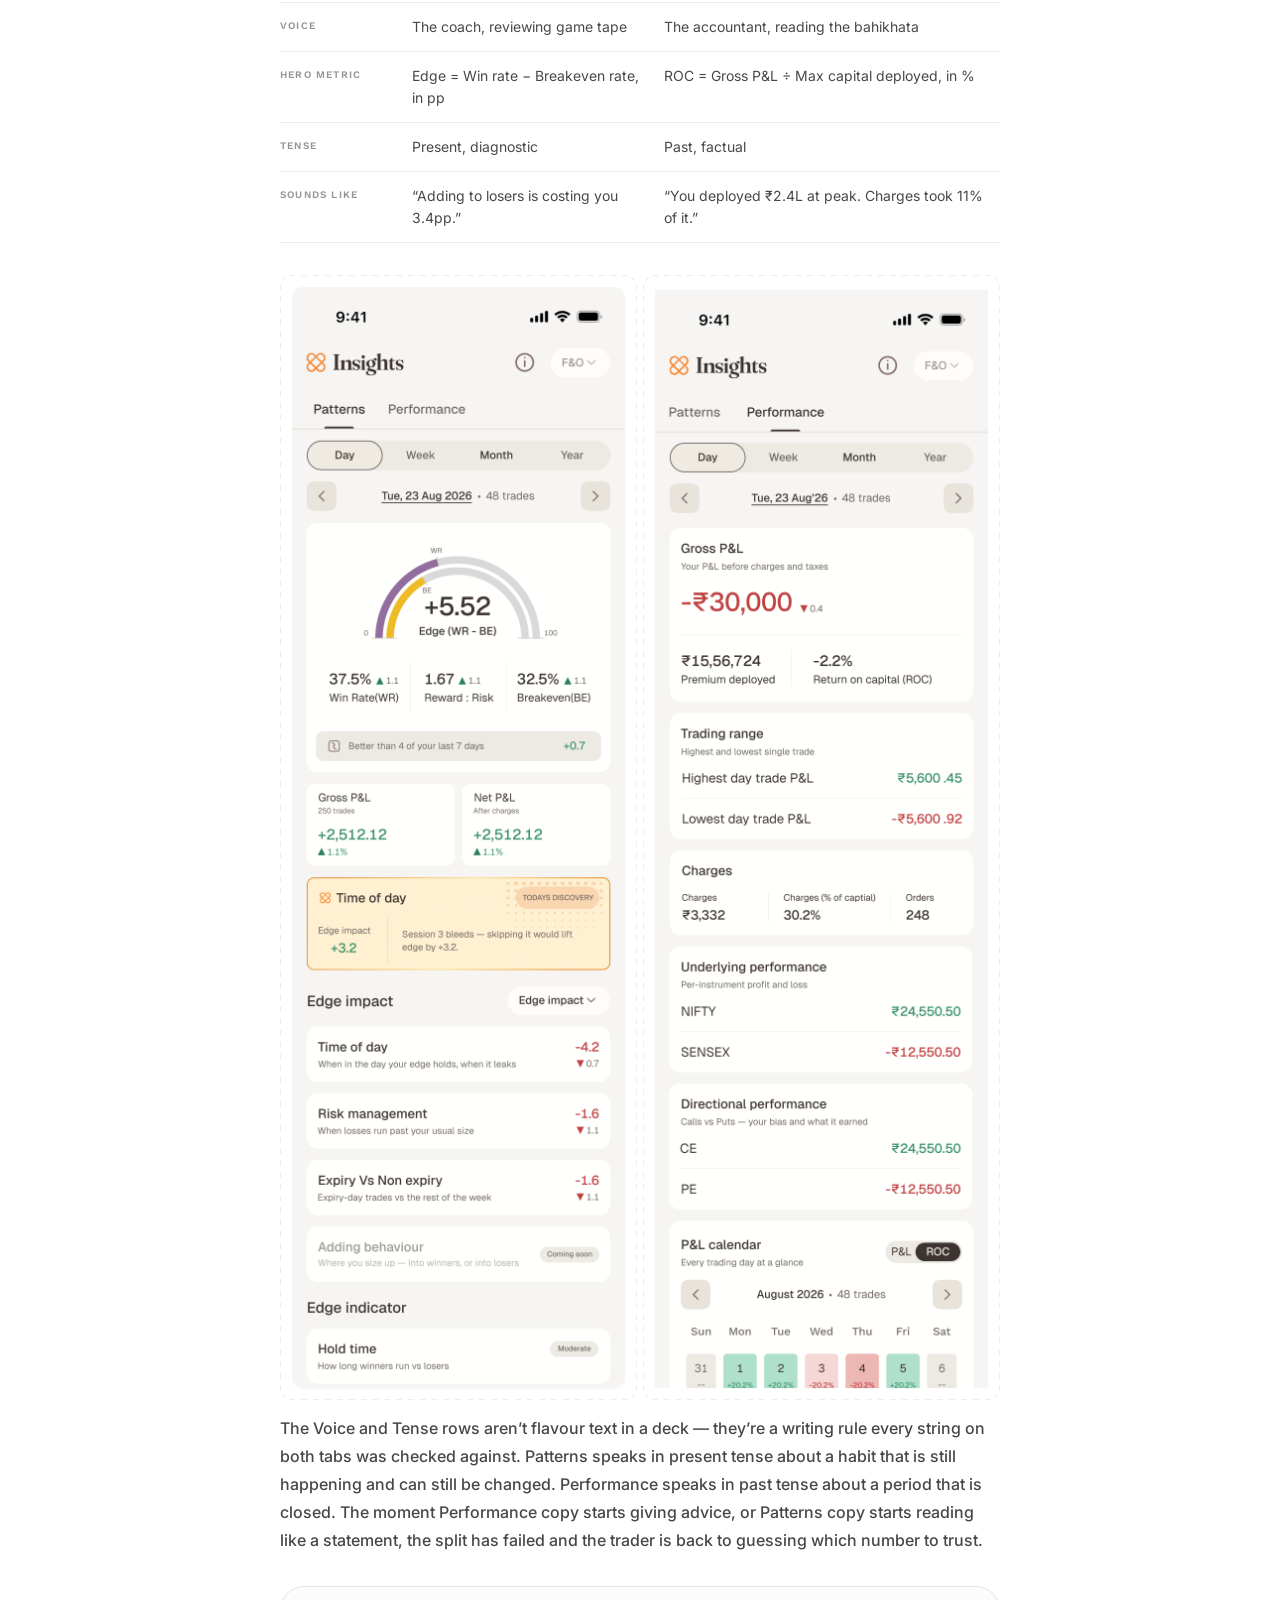
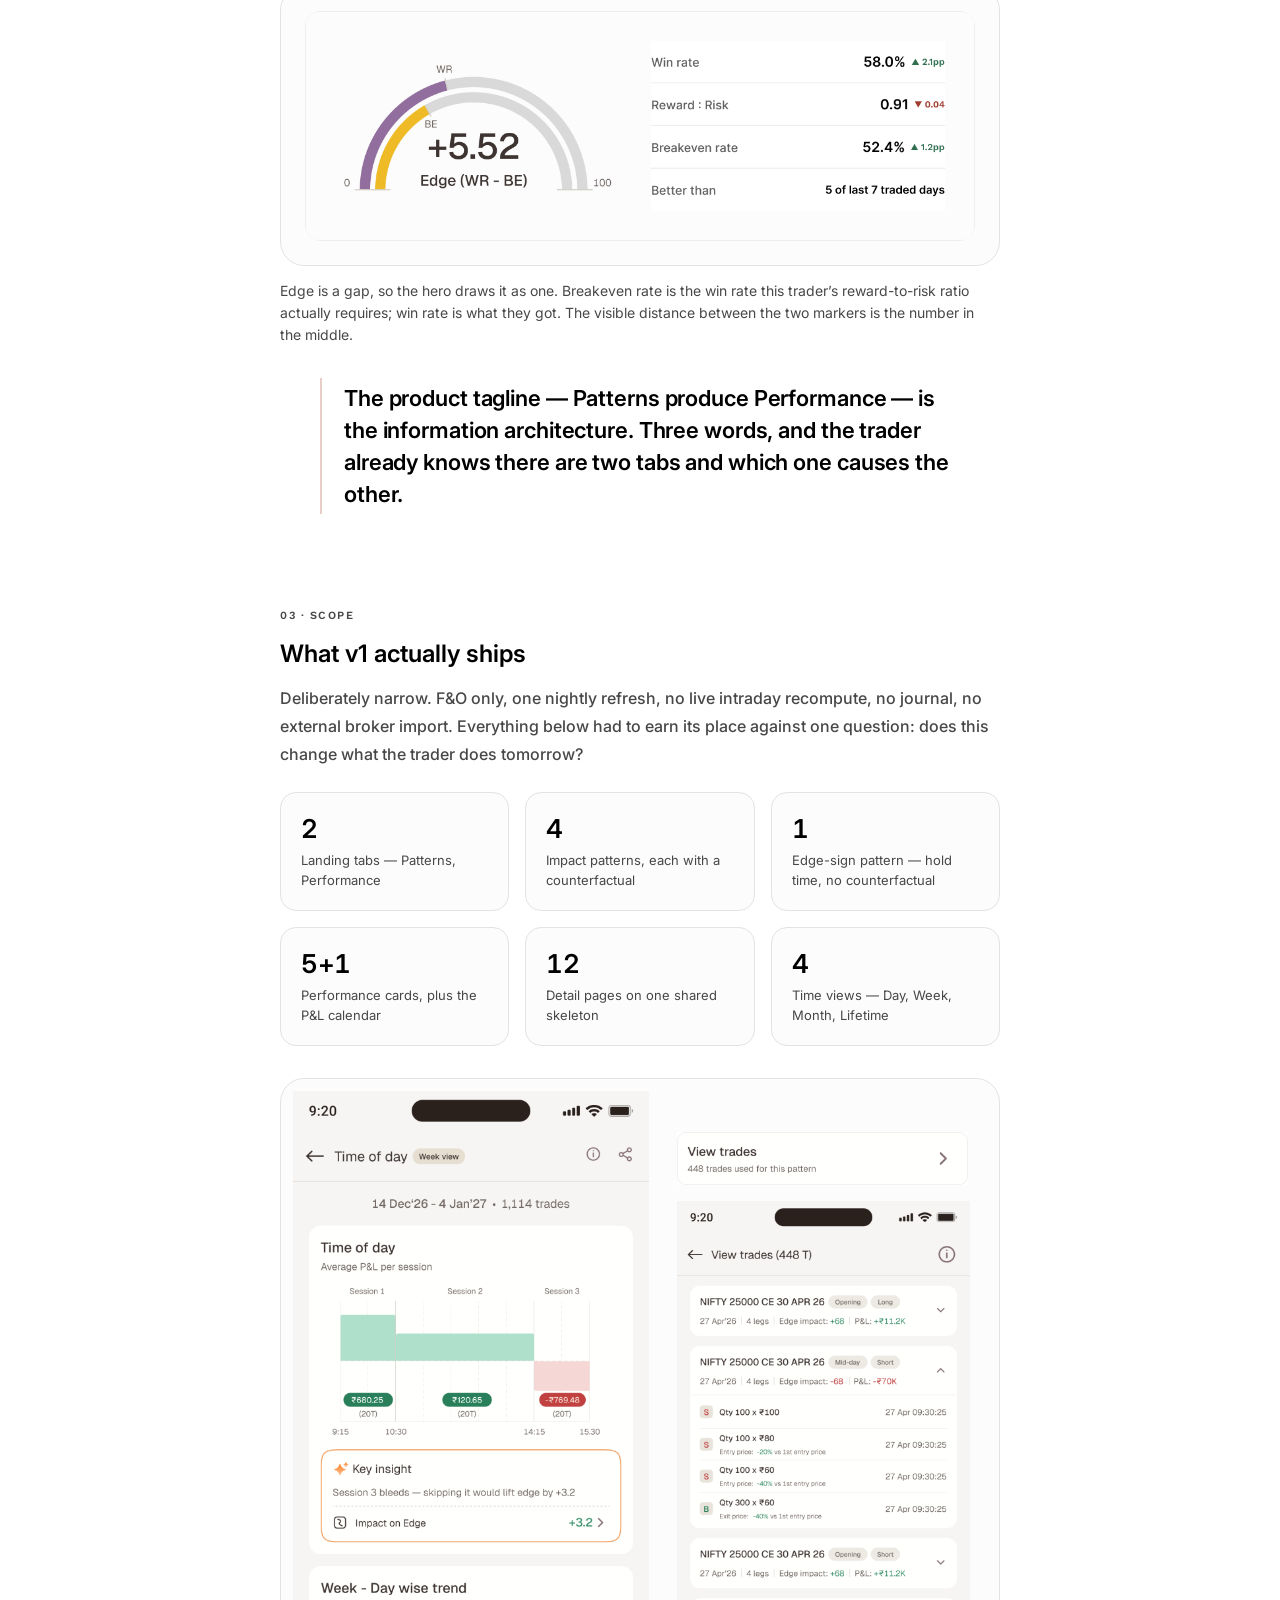
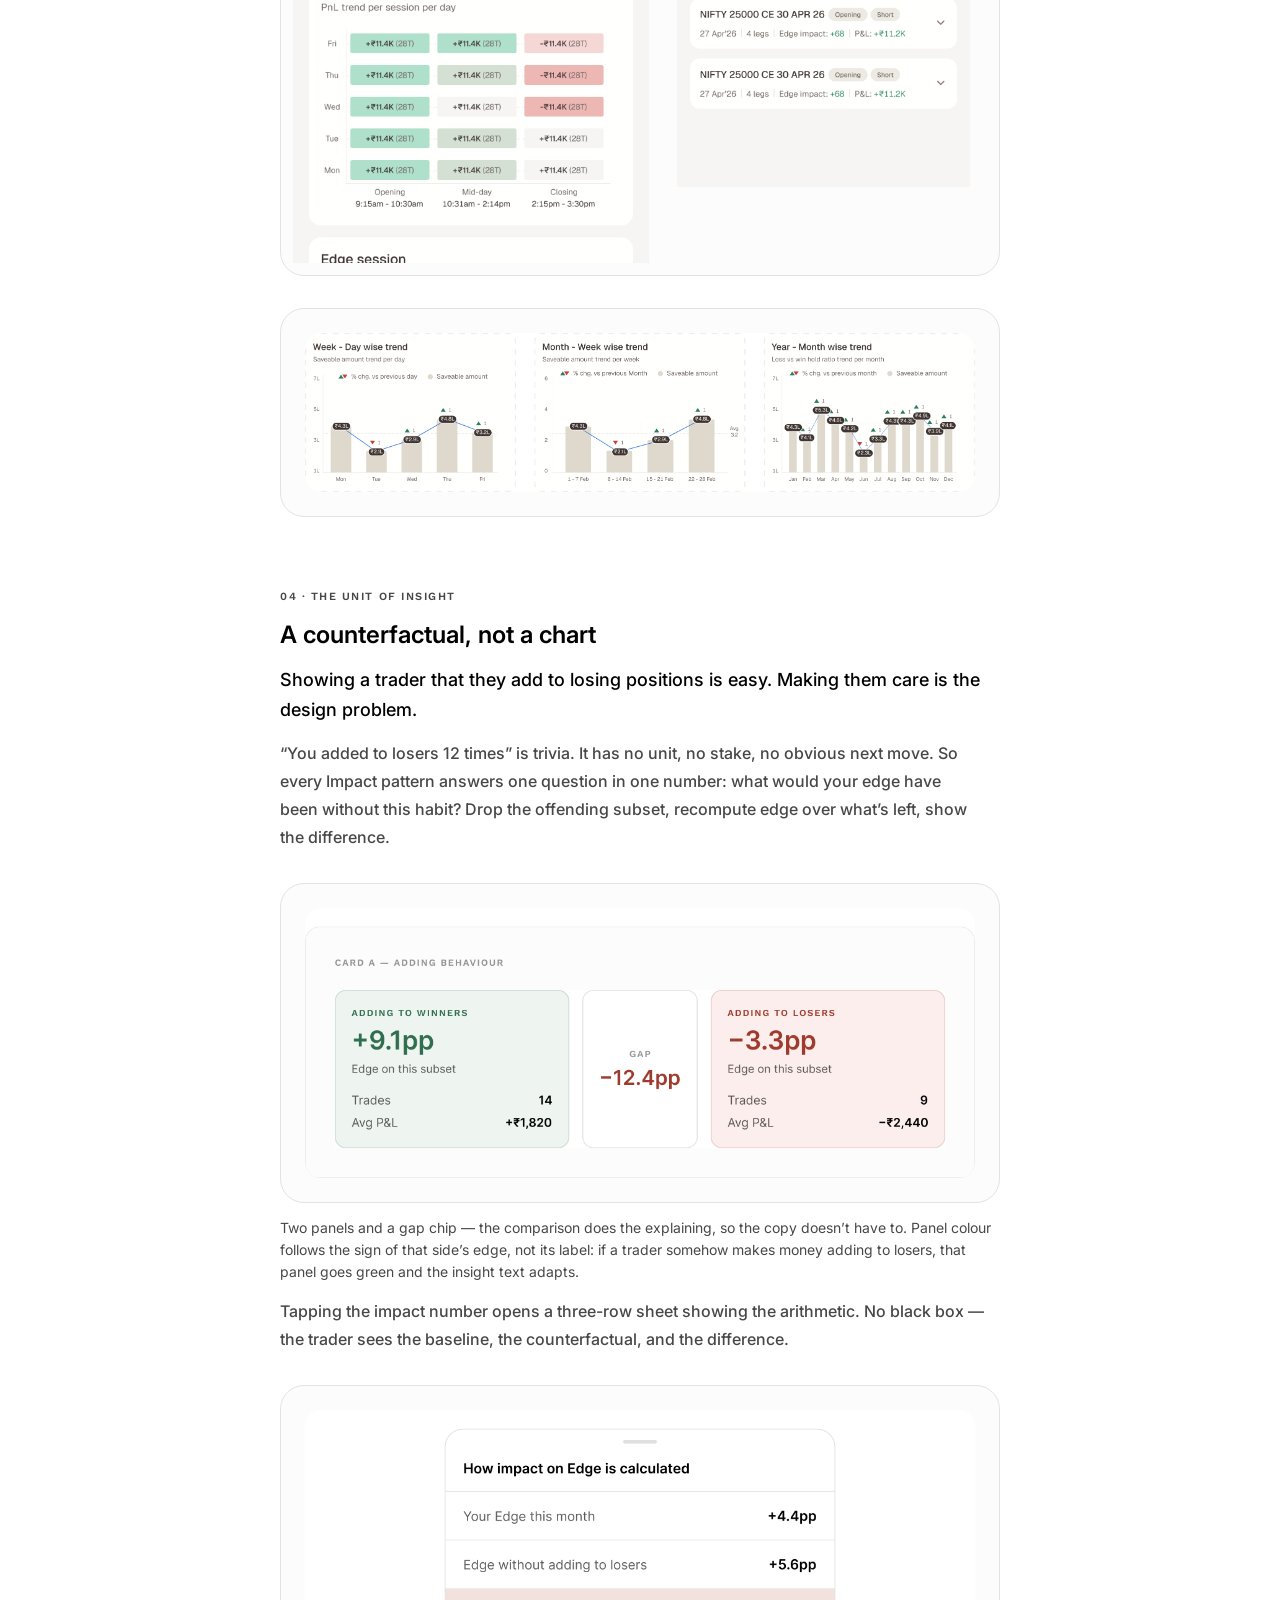
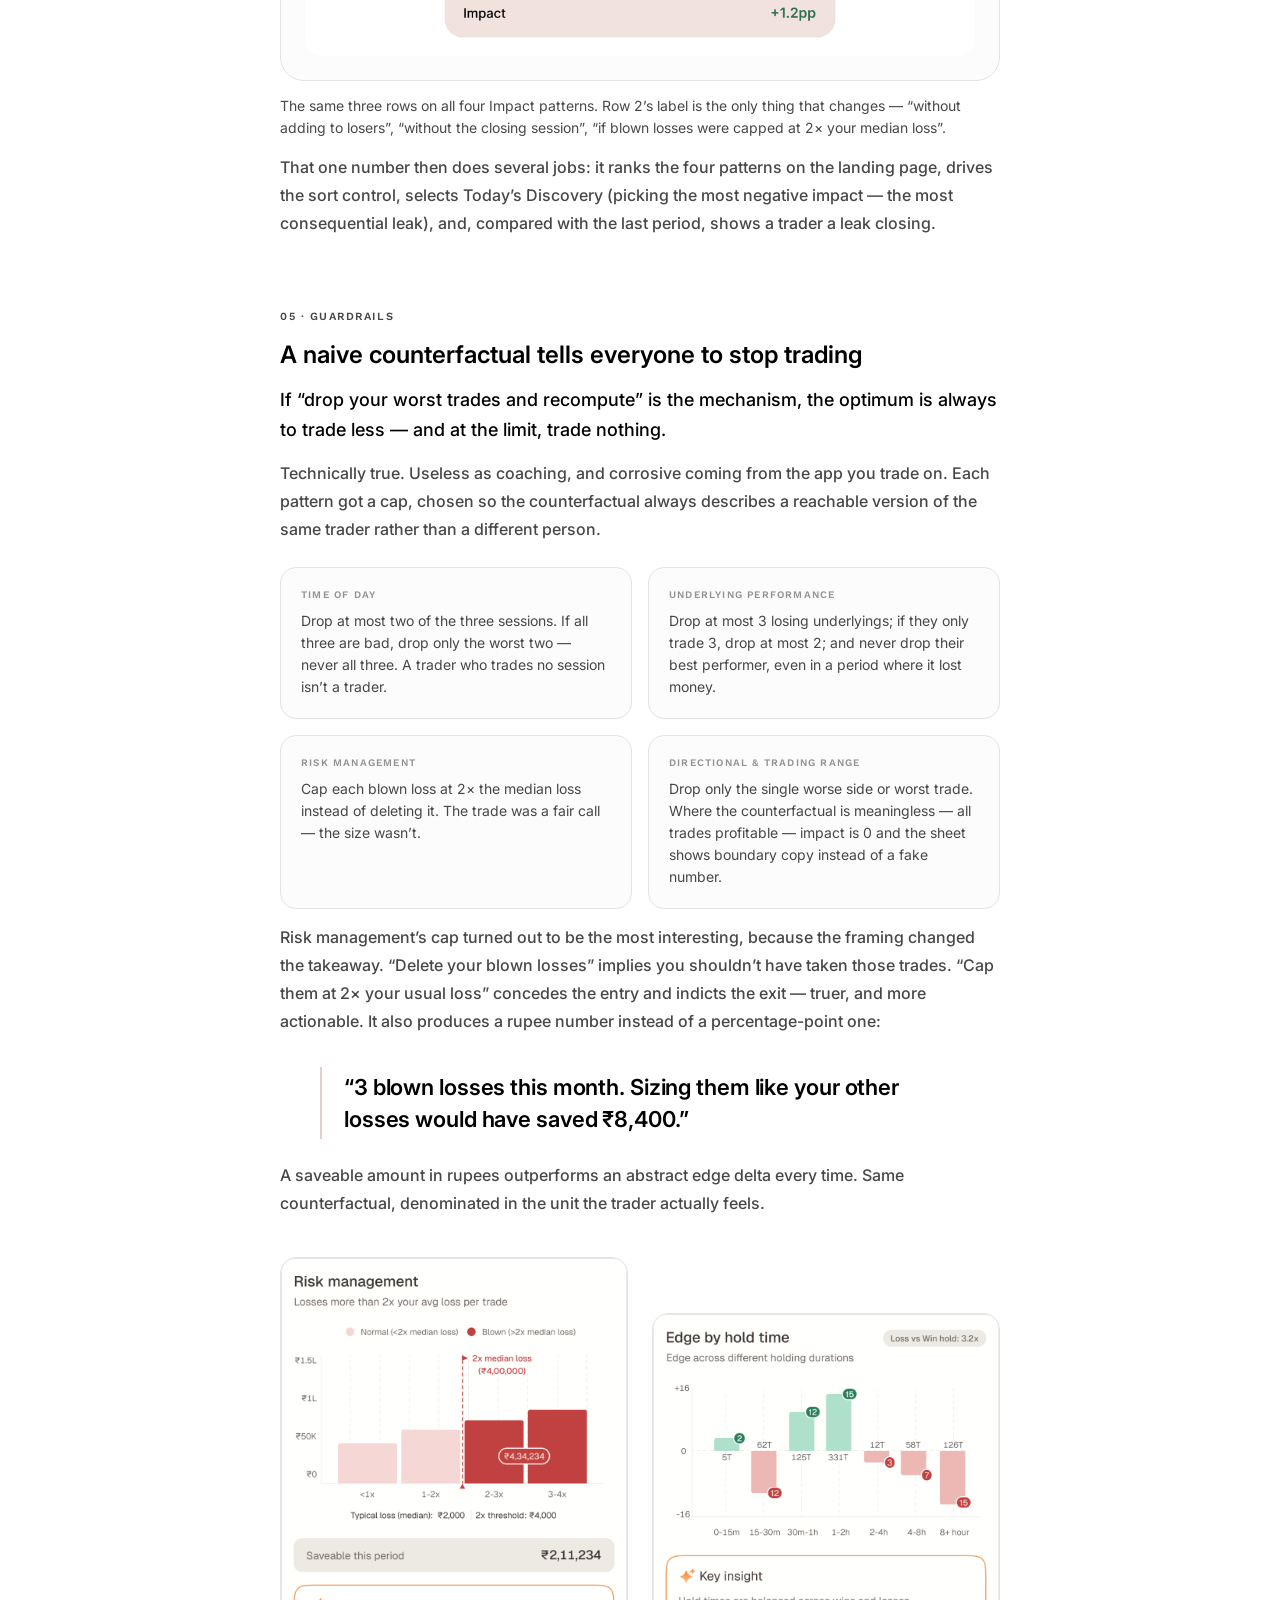
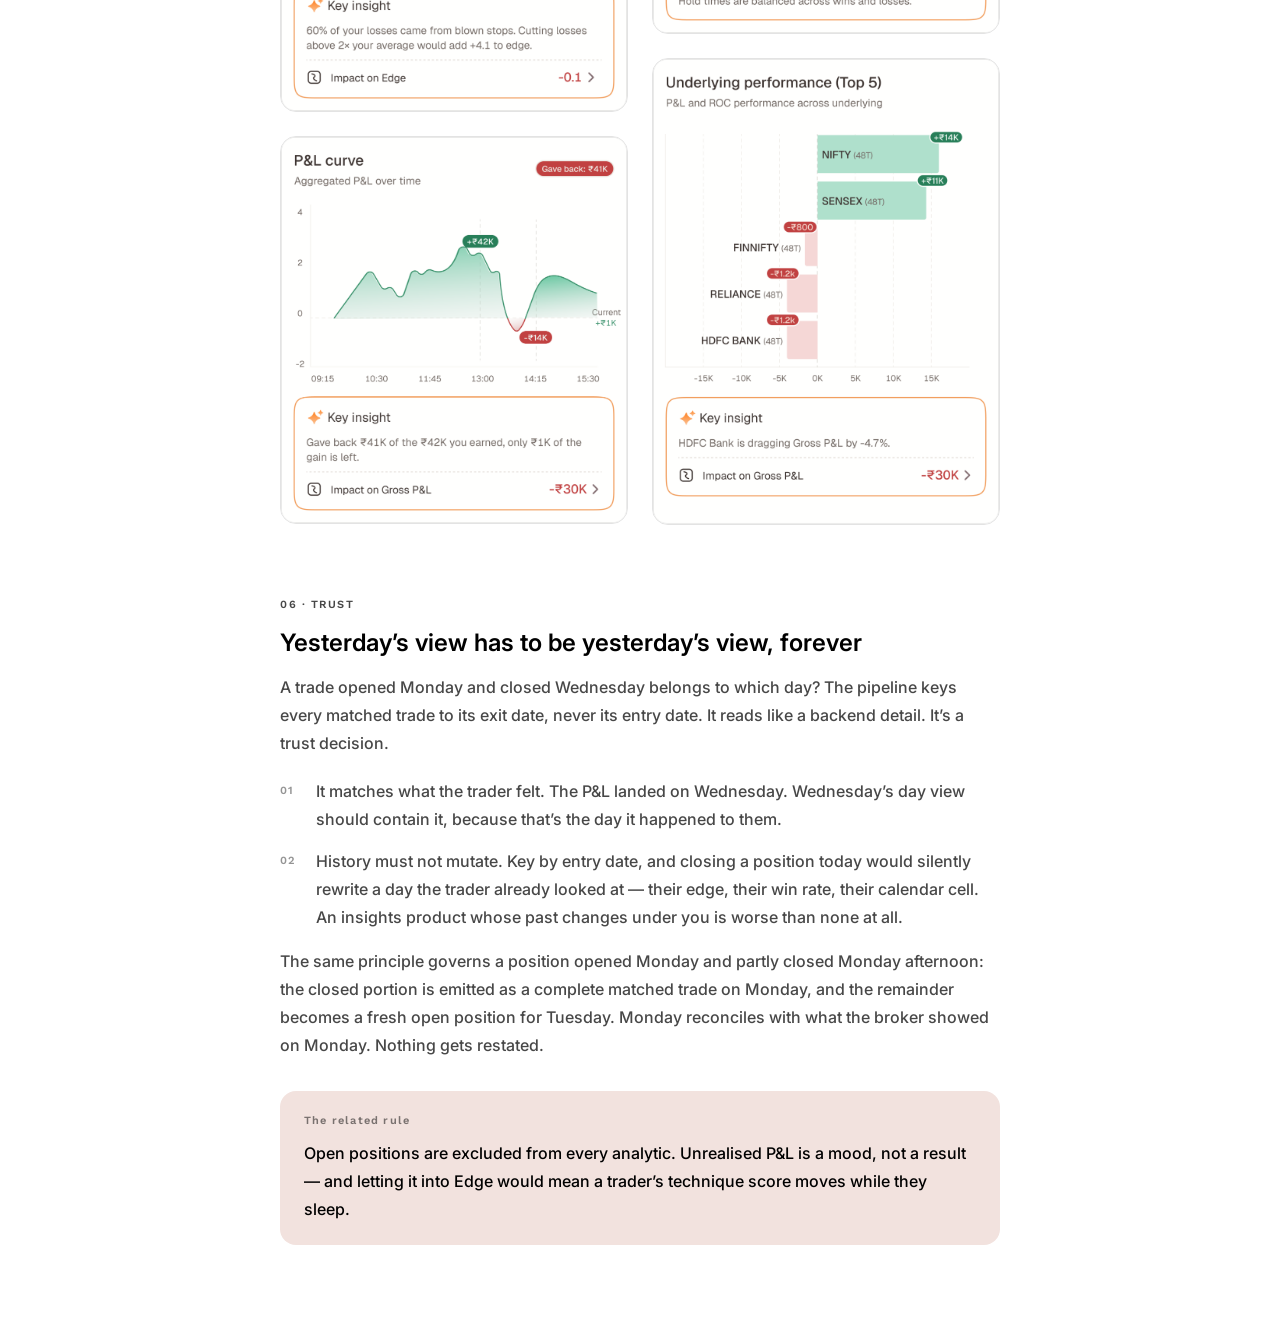
<file: projects/mint-insights.html>
<!doctype html>
<html lang="en">
<head>
<meta charset="utf-8">
<meta name="viewport" content="width=device-width, initial-scale=1">
<title>Mint Insights — Case study · Sambeet Dash</title>
<meta name="description" content="The F&O insights surface inside CapMint — a diagnosis of why a trader's money moved, sitting next to the ledger that records that it did. Two tabs, two voices, twelve detail pages.">

<meta property="og:title" content="Mint Insights — every broker ships an accountant. Nobody ships a coach.">
<meta property="og:description" content="Patterns diagnoses technique against Edge; Performance reports money against ROC. Each costly habit priced as a counterfactual.">
<meta property="og:type" content="article">

<link rel="icon" href="../assets/favicon.svg" type="image/svg+xml">

<link rel="preconnect" href="https://fonts.googleapis.com">
<link rel="preconnect" href="https://fonts.gstatic.com" crossorigin>
<link href="https://fonts.googleapis.com/css2?family=Inter:wght@400;500;600&family=Work+Sans:wght@400;500;600&display=swap" rel="stylesheet">

<link rel="stylesheet" href="../assets/styles.css?v=29">

<style>
/* ============================================================
   Mint Insights case study.
   Page shell = the portfolio's tokens (styles.css).
   Type scale and colours are lifted from the Figma frame
   (Experiment / Mint Insights, node 6585:54515) — the coach
   green #2f6f4f, the accountant red #9e3b2e, and the terracotta
   accents #e8cec7 / #f2e2de that mark quotes and callouts.
   ============================================================ */
:root{
  --mi-green:#2f6f4f;      --mi-green-bg:#eef4f0;  --mi-green-bd:rgba(47,111,79,.18);
  --mi-red:#9e3b2e;        --mi-red-bg:#fbeeec;    --mi-red-bd:rgba(158,59,46,.18);
  --mi-quote-bd:#e8cec7;   --mi-callout-bg:#f2e2de;
  --mi-card-bg:#fcfcfc;    --mi-card-bd:#e3e3e3;
}

/* ---------- Shared page furniture ---------- */
.mi-wrap{width:100%;max-width:calc(720px + var(--gutter)*2);
  margin-inline:auto;padding-inline:var(--gutter)}
section[id]{scroll-margin-top:64px}

.mi-eyebrow{font-family:var(--font-nav);font-size:11px;line-height:16px;
  font-weight:600;letter-spacing:1.54px;color:var(--ink-muted);text-transform:uppercase}
.mi-h2{margin-top:14px;font-weight:600;font-size:24px;line-height:32px}
.mi-lede{margin-top:14px;font-weight:500;font-size:18px;line-height:30px;color:var(--ink)}
.mi-body{margin-top:14px;font-weight:500;font-size:16px;line-height:28px;
  color:var(--ink-muted);text-wrap:pretty}
.mi-caption{margin-top:14px;font-weight:400;font-size:14px;line-height:22px;
  color:var(--ink-muted);text-wrap:pretty}
.mi-sec{padding-top:72px}
.mi-sec:last-child{padding-bottom:72px}

/* ---------- Hero ---------- */
.mi-hero{padding-top:var(--space-header-h1)}
.mi-kicker{font-family:var(--font-nav);font-size:16px;line-height:24px;
  font-weight:500;letter-spacing:1.2px;color:var(--ink-muted)}
.mi-h1{margin-top:16px;font-weight:600;font-size:34px;line-height:44px;letter-spacing:-.4px}
@media (min-width:768px){.mi-h1{font-size:40px;line-height:47px}}
.mi-sub{margin-top:16px;font-weight:500;font-size:18px;line-height:30px;
  color:var(--ink-muted);text-wrap:pretty}
.mi-meta{margin-top:32px;display:grid;grid-template-columns:1fr 1fr;gap:20px 24px}
@media (min-width:768px){.mi-meta{display:flex;justify-content:space-between}}
.mi-meta dt{font-family:var(--font-nav);font-size:11px;line-height:16px;font-weight:600;
  letter-spacing:1.54px;color:var(--ink-muted);text-transform:uppercase}
.mi-meta dd{margin:6px 0 0;font-size:14px;line-height:22px}

/* ---------- Sticky in-page nav (same pattern as the Nudge study) ---------- */
.toc{position:sticky;top:0;z-index:20;margin-top:48px;
  background:rgba(255,255,255,.92);backdrop-filter:blur(8px);
  border-bottom:.5px solid var(--card-border)}
.toc__row{display:flex;gap:4px;overflow-x:auto;scrollbar-width:none;padding:10px 0}
.toc__row::-webkit-scrollbar{display:none}
.toc a{flex:0 0 auto;padding:6px 14px;border-radius:999px;
  font-family:var(--font-nav);font-size:13px;line-height:20px;font-weight:500;
  color:var(--ink-muted);text-decoration:none;white-space:nowrap}
.toc a:hover{color:var(--ink)}
.toc a.is-active{background:var(--ink);color:#fff}

/* ---------- 01 · the two panels ---------- */
.mi-panels{margin-top:24px;display:grid;grid-template-columns:1fr;gap:16px}
@media (min-width:640px){.mi-panels{grid-template-columns:1fr 1fr}}
.mi-panel{border-radius:16px;padding:20px;display:flex;flex-direction:column;gap:6px}
.mi-panel--green{background:var(--mi-green-bg);border:1px solid var(--mi-green-bd)}
.mi-panel--red{background:var(--mi-red-bg);border:1px solid var(--mi-red-bd)}
.mi-panel__label{font-family:var(--font-nav);font-size:10px;line-height:14px;
  font-weight:600;letter-spacing:1.2px}
.mi-panel__big{font-weight:600;font-size:32px;line-height:40px;letter-spacing:-.32px;
  font-variant-numeric:tabular-nums}
.mi-panel--green .mi-panel__label,.mi-panel--green .mi-panel__big{color:var(--mi-green)}
.mi-panel--red .mi-panel__label,.mi-panel--red .mi-panel__big{color:var(--mi-red)}
.mi-panel__body{font-size:14px;line-height:22px;color:var(--ink-muted)}

.mi-statement{margin-top:32px}
.mi-statement b{display:block;font-weight:600;font-size:26px;line-height:36px;letter-spacing:-.32px}
.mi-statement span{display:block;font-weight:500;font-size:20px;line-height:32px}
@media (min-width:768px){
  .mi-statement b{font-size:32px;line-height:42px}
  .mi-statement span{font-size:24px;line-height:42px}
}

/* ---------- 02 · the two-voices table ---------- */
.mi-tablewrap{margin-top:24px;overflow-x:auto}
.mi-table{width:100%;min-width:560px;border-collapse:collapse}
.mi-table th,.mi-table td{text-align:left;vertical-align:top;padding:13px 14px 13px 0}
.mi-table thead th{padding-top:0;padding-bottom:10px;border-bottom:1px solid var(--mi-card-bd);
  font-weight:600;font-size:14px;line-height:22px}
.mi-table tbody tr{border-bottom:1px solid #ececec}
.mi-table td:first-child,.mi-table th:first-child{width:132px;
  font-family:var(--font-nav);font-size:10px;line-height:14px;font-weight:600;
  letter-spacing:1.2px;color:rgba(0,0,0,.42);text-transform:uppercase;padding-top:16px}
.mi-table td{font-size:14px;line-height:22px;color:var(--ink-muted)}
.mi-table tr.mi-table__strong td{font-weight:600;color:var(--ink)}

/* ---------- Figures ---------- */
.mi-fig{margin-top:32px}
.mi-fig img{display:block;width:100%;height:auto;border-radius:16px}
.mi-fig--plain img{border-radius:0}
.mi-fig--framed{background:var(--mi-card-bg);border:.5px solid var(--mi-card-bd);
  border-radius:24px;padding:16px}
@media (min-width:768px){.mi-fig--framed{padding:24px}}

/* The detail-page anatomy collage: phone + drill-down, absolutely
   composed on ≥720px exactly as the Figma canvas (726×804), stacked
   below that. */
.mi-collage{margin-top:32px;background:var(--mi-card-bg);
  border:.5px solid var(--mi-card-bd);border-radius:24px;overflow:hidden}
@media (min-width:720px){
  .mi-collage__inner{position:relative;aspect-ratio:726/804}
  .mi-collage__phone{position:absolute;left:1.65%;top:1.49%;width:49.6%}
  .mi-collage__chip{position:absolute;left:55.1%;top:6.59%;width:40.6%}
  .mi-collage__trades{position:absolute;left:55.1%;top:15.3%;width:40.8%}
}
@media (max-width:719.98px){
  .mi-collage__inner{display:flex;flex-direction:column;gap:12px;padding:12px}
  .mi-collage__chip{max-width:70%}
}
.mi-collage img{display:block;width:100%;height:auto}

/* The end gallery: four detail cards, two ragged columns like the frame */
.mi-gallery{margin-top:40px;display:grid;grid-template-columns:1fr;gap:24px}
@media (min-width:640px){.mi-gallery{grid-template-columns:1fr 1fr;align-items:start}}
.mi-gallery__col{display:flex;flex-direction:column;gap:24px}
@media (min-width:640px){.mi-gallery__col:last-child{padding-top:56px}}
.mi-gallery img{display:block;width:100%;height:auto;border-radius:16px;
  border:.5px solid var(--mi-card-bd)}

/* ---------- Pull quote / callout ---------- */
.mi-pull{margin-top:32px;border-left:2px solid var(--mi-quote-bd);padding:4px 0 4px 22px;
  font-weight:600;font-size:20px;line-height:30px;letter-spacing:-.11px}
@media (min-width:768px){.mi-pull{font-size:22px;line-height:32px}}
.mi-callout{margin-top:32px;background:var(--mi-callout-bg);border-radius:16px;
  padding:22px 24px;display:flex;flex-direction:column;gap:10px}
.mi-callout__label{font-family:var(--font-nav);font-size:11px;line-height:16px;
  font-weight:600;letter-spacing:1.2px;color:rgba(0,0,0,.5)}
.mi-callout__body{font-weight:500;font-size:16px;line-height:28px;color:var(--ink)}

/* ---------- 03 · stat grid ---------- */
.mi-stats{margin-top:24px;display:grid;grid-template-columns:1fr 1fr;gap:16px}
@media (min-width:768px){.mi-stats{grid-template-columns:repeat(3,1fr)}}
.mi-stat{background:var(--mi-card-bg);border:.5px solid var(--mi-card-bd);
  border-radius:16px;padding:20px;display:flex;flex-direction:column;gap:5px}
.mi-stat b{font-weight:600;font-size:26px;line-height:32px;letter-spacing:-.26px;
  font-variant-numeric:tabular-nums}
.mi-stat span{font-size:13px;line-height:20px;color:var(--ink-muted)}

/* ---------- 05 · guardrail cards ---------- */
.mi-cards{margin-top:24px;display:grid;grid-template-columns:1fr;gap:16px}
@media (min-width:640px){.mi-cards{grid-template-columns:1fr 1fr}}
.mi-card{background:var(--mi-card-bg);border:.5px solid var(--mi-card-bd);
  border-radius:16px;padding:20px;display:flex;flex-direction:column;gap:8px}
.mi-card__label{font-family:var(--font-nav);font-size:10px;line-height:14px;
  font-weight:600;letter-spacing:1.2px;color:rgba(0,0,0,.42);text-transform:uppercase}
.mi-card__body{font-size:14px;line-height:22px;color:var(--ink-muted)}

/* ---------- 07 · numbered list ---------- */
.mi-list{margin-top:20px;display:flex;flex-direction:column;gap:14px;list-style:none;padding:0}
.mi-list li{display:flex;gap:14px}
.mi-list b{flex:0 0 22px;font-family:var(--font-nav);font-size:11px;line-height:28px;
  font-weight:600;letter-spacing:1.2px;color:rgba(0,0,0,.42)}
.mi-list p{font-weight:500;font-size:16px;line-height:28px;color:var(--ink-muted)}

/* ---------- Footer ---------- */

/* ---------- Reveal (matches the Nudge study) ---------- */
.reveal{opacity:0;transform:translateY(14px);
  transition:opacity 480ms ease,transform 480ms ease}
.reveal.in{opacity:1;transform:none}
@media (prefers-reduced-motion:reduce){.reveal{opacity:1;transform:none;transition:none}}
html:not(.js) .reveal{opacity:1;transform:none}
</style>
</head>
<body class="case-study">

<script>document.documentElement.classList.add('js')</script>

<svg width="0" height="0" style="position:absolute" aria-hidden="true" focusable="false">
  <symbol id="i-logo" viewBox="0 0 64 64" fill="none">
    <g stroke="currentColor" stroke-width="5" stroke-linejoin="round">
      <circle cx="18" cy="18" r="9"/>
      <path d="M45 8 L56 27 L34 27 Z"/>
      <path d="M18 37 L27 46 L18 55 L9 46 Z"/>
      <rect x="37.5" y="37.5" width="17" height="17"/>
    </g>
  </symbol>
  <symbol id="i-menu" viewBox="0 0 24 24" fill="none">
    <path d="M4 18C3.71667 18 3.47917 17.9042 3.2875 17.7125C3.09583 17.5208 3 17.2833 3 17C3 16.7167 3.09583 16.4792 3.2875 16.2875C3.47917 16.0958 3.71667 16 4 16H20C20.2833 16 20.5208 16.0958 20.7125 16.2875C20.9042 16.4792 21 16.7167 21 17C21 17.2833 20.9042 17.5208 20.7125 17.7125C20.5208 17.9042 20.2833 18 20 18H4ZM4 13C3.71667 13 3.47917 12.9042 3.2875 12.7125C3.09583 12.5208 3 12.2833 3 12C3 11.7167 3.09583 11.4792 3.2875 11.2875C3.47917 11.0958 3.71667 11 4 11H20C20.2833 11 20.5208 11.0958 20.7125 11.2875C20.9042 11.4792 21 11.7167 21 12C21 12.2833 20.9042 12.5208 20.7125 12.7125C20.5208 12.9042 20.2833 13 20 13H4ZM4 8C3.71667 8 3.47917 7.90417 3.2875 7.7125C3.09583 7.52083 3 7.28333 3 7C3 6.71667 3.09583 6.47917 3.2875 6.2875C3.47917 6.09583 3.71667 6 4 6H20C20.2833 6 20.5208 6.09583 20.7125 6.2875C20.9042 6.47917 21 6.71667 21 7C21 7.28333 20.9042 7.52083 20.7125 7.7125C20.5208 7.90417 20.2833 8 20 8H4Z" fill="currentColor"/>
  </symbol>
</svg>

<!-- Header — shared with the landing page ---------------------------- -->
<header class="site-header">
  <div class="wrap">
    <div class="site-header__inner">
      <a class="brand" href="../" aria-label="Sambeet Dash — home">
        <svg role="img" aria-hidden="true"><use href="#i-logo"></use></svg>
      </a>

      <nav class="nav" aria-label="Primary">
        <a href="../">Home</a>
        <a href="../assets/Sambeet-Dash-Resume.pdf?v=5" target="_blank" rel="noopener">Resume</a>
      </nav>

      <button class="menu-toggle" type="button"
              aria-expanded="false" aria-controls="nav-panel" aria-label="Open menu">
        <svg aria-hidden="true"><use href="#i-menu"></use></svg>
      </button>
    </div>

    <nav class="nav-panel" id="nav-panel" data-open="false" aria-label="Primary, mobile">
      <a href="../">Home</a>
      <a href="../assets/Sambeet-Dash-Resume.pdf?v=5" target="_blank" rel="noopener">Resume</a>
    </nav>
  </div>
</header>

<main>

  <!-- Hero ------------------------------------------------------------ -->
  <header class="mi-hero">
    <div class="mi-wrap">
      <p class="mi-kicker">Mint Insights <span aria-hidden="true">👏</span></p>
      <h1 class="mi-h1">Every broker ships an accountant.<br>Nobody ships a coach.</h1>
      <p class="mi-sub">
        Mint Insights is the F&amp;O insights surface inside CapMint — a diagnosis of why a
        trader&rsquo;s money moved, sitting next to the ledger that records that it did, with
        neither one pretending to be the other.
      </p>

      <dl class="mi-meta">
        <div><dt>Role</dt><dd>Lead Product Designer (Lead + IC)</dd></div>
        <div><dt>Platform</dt><dd>iOS &amp; Android</dd></div>
        <div><dt>Status</dt><dd>Spec locked, in build</dd></div>
      </dl>
    </div>
  </header>

  <!-- Sticky nav ------------------------------------------------------ -->
  <nav class="toc" aria-label="Sections">
    <div class="mi-wrap">
      <div class="toc__row">
        <a href="#problem">Problem</a>
        <a href="#split">The split</a>
        <a href="#scope">Scope</a>
        <a href="#insight">Unit of insight</a>
        <a href="#guardrails">Guardrails</a>
        <a href="#trust">Trust</a>
      </div>
    </div>
  </nav>

  <!-- 01 · The problem ------------------------------------------------ -->
  <section class="mi-sec" id="problem">
    <div class="mi-wrap">
      <p class="mi-eyebrow reveal">01 · The problem</p>
      <h2 class="mi-h2 reveal">91% lose money. Every app shows them the same ledger.</h2>
      <p class="mi-body reveal">
        That 91% is SEBI&rsquo;s figure for retail F&amp;O traders, not ours. The response from
        every trading app has been the same: a better ledger. Cleaner P&amp;L, itemised
        charges, a tidier holdings list. All of it accurate — and all of it a record of
        what already happened.
      </p>
      <p class="mi-body reveal">
        None of it says why. Where the technique is sound and where it leaks. Which habit
        costs money on expiry day.
      </p>

      <div class="mi-panels reveal" role="group" aria-label="The same month, two readings">
        <div class="mi-panel mi-panel--green">
          <p class="mi-panel__label">Technique</p>
          <p class="mi-panel__big">+5.52pp</p>
          <p class="mi-panel__body">Edge — win rate is comfortably above the breakeven rate this method needs.</p>
        </div>
        <div class="mi-panel mi-panel--red">
          <p class="mi-panel__label">Money</p>
          <p class="mi-panel__big">&minus;₹5,000</p>
          <p class="mi-panel__body">Net P&amp;L — charges ate the gross gains. The account still shrank.</p>
        </div>
      </div>

      <div class="mi-statement reveal">
        <b>Both numbers are true.</b>
        <span>Show only one, and the app gives the wrong instruction.</span>
      </div>
      <p class="mi-body reveal">
        Showing only net P&amp;L tells a trader with a working method to quit. Showing only
        edge tells someone bleeding to brokerage that everything is fine. So the design
        problem was never &ldquo;add more charts&rdquo; — it was how to put a diagnosis and an audit
        on one surface without either lying about the other.
      </p>
    </div>
  </section>

  <!-- 02 · The split -------------------------------------------------- -->
  <section class="mi-sec" id="split">
    <div class="mi-wrap">
      <p class="mi-eyebrow reveal">02 · The split</p>
      <h2 class="mi-h2 reveal">Two questions, two voices, two tabs</h2>
      <p class="mi-lede reveal">
        The answer was to stop reconciling them. Split the surface in two, give each half
        one question, and commit to a distinct voice for each.
      </p>

      <div class="mi-tablewrap reveal">
        <table class="mi-table">
          <thead>
            <tr><th></th><th scope="col">Patterns</th><th scope="col">Performance</th></tr>
          </thead>
          <tbody>
            <tr class="mi-table__strong"><td>Question</td><td>Did my technique work?</td><td>Did my money grow?</td></tr>
            <tr><td>Voice</td><td>The coach, reviewing game tape</td><td>The accountant, reading the bahikhata</td></tr>
            <tr><td>Hero metric</td><td>Edge = Win rate &minus; Breakeven rate, in pp</td><td>ROC = Gross P&amp;L &divide; Max capital deployed, in %</td></tr>
            <tr><td>Tense</td><td>Present, diagnostic</td><td>Past, factual</td></tr>
            <tr><td>Sounds like</td><td>&ldquo;Adding to losers is costing you 3.4pp.&rdquo;</td><td>&ldquo;You deployed ₹2.4L at peak. Charges took 11% of it.&rdquo;</td></tr>
          </tbody>
        </table>
      </div>

      <figure class="mi-fig mi-fig--plain reveal">
        <img src="../assets/img/mint-insights/tabs.png" width="1452" height="2268"
             loading="lazy" decoding="async"
             alt="The two tabs side by side — Patterns opens on the Edge dial at +5.52 with the impact list beneath; Performance opens on Gross P&L of −₹30,000 with premium deployed, trading range, charges and the P&L calendar.">
      </figure>

      <p class="mi-body reveal">
        The Voice and Tense rows aren&rsquo;t flavour text in a deck — they&rsquo;re a writing rule
        every string on both tabs was checked against. Patterns speaks in present tense
        about a habit that is still happening and can still be changed. Performance speaks
        in past tense about a period that is closed. The moment Performance copy starts
        giving advice, or Patterns copy starts reading like a statement, the split has
        failed and the trader is back to guessing which number to trust.
      </p>

      <figure class="mi-fig mi-fig--framed reveal">
        <img src="../assets/img/mint-insights/edge-dial.png" width="2160" height="744"
             loading="lazy" decoding="async"
             alt="The Edge dial — a gauge from breakeven rate 32.5% to win rate 37.5%, the +5.52pp gap drawn as the visible distance between the two markers.">
      </figure>
      <p class="mi-caption reveal">
        Edge is a gap, so the hero draws it as one. Breakeven rate is the win rate this
        trader&rsquo;s reward-to-risk ratio actually requires; win rate is what they got. The
        visible distance between the two markers is the number in the middle.
      </p>

      <blockquote class="mi-pull reveal">
        The product tagline — Patterns produce Performance — is the information
        architecture. Three words, and the trader already knows there are two tabs and
        which one causes the other.
      </blockquote>
    </div>
  </section>

  <!-- 03 · Scope ------------------------------------------------------ -->
  <section class="mi-sec" id="scope">
    <div class="mi-wrap">
      <p class="mi-eyebrow reveal">03 · Scope</p>
      <h2 class="mi-h2 reveal">What v1 actually ships</h2>
      <p class="mi-body reveal">
        Deliberately narrow. F&amp;O only, one nightly refresh, no live intraday recompute, no
        journal, no external broker import. Everything below had to earn its place against
        one question: does this change what the trader does tomorrow?
      </p>

      <div class="mi-stats reveal" role="list" aria-label="v1 scope in numbers">
        <div class="mi-stat" role="listitem"><b>2</b><span>Landing tabs — Patterns, Performance</span></div>
        <div class="mi-stat" role="listitem"><b>4</b><span>Impact patterns, each with a counterfactual</span></div>
        <div class="mi-stat" role="listitem"><b>1</b><span>Edge-sign pattern — hold time, no counterfactual</span></div>
        <div class="mi-stat" role="listitem"><b>5+1</b><span>Performance cards, plus the P&amp;L calendar</span></div>
        <div class="mi-stat" role="listitem"><b>12</b><span>Detail pages on one shared skeleton</span></div>
        <div class="mi-stat" role="listitem"><b>4</b><span>Time views — Day, Week, Month, Lifetime</span></div>
      </div>

      <!-- The shared detail-page skeleton, and where its numbers come from -->
      <div class="mi-collage reveal" role="img"
           aria-label="Anatomy of a detail page — the Time of day page with its session chart, key insight and week trend, beside the View trades drill-down listing all 448 trades used for the pattern.">
        <div class="mi-collage__inner">
          <div class="mi-collage__phone"><img src="../assets/img/mint-insights/detail-phone.png" width="1080" height="2340" loading="lazy" decoding="async" alt=""></div>
          <div class="mi-collage__chip"><img src="../assets/img/mint-insights/detail-chip.png" width="885" height="162" loading="lazy" decoding="async" alt=""></div>
          <div class="mi-collage__trades"><img src="../assets/img/mint-insights/detail-trades.png" width="888" height="1776" loading="lazy" decoding="async" alt=""></div>
        </div>
      </div>

      <figure class="mi-fig mi-fig--framed reveal">
        <img src="../assets/img/mint-insights/trend-strip.png" width="2159" height="514"
             loading="lazy" decoding="async"
             alt="The trend row across time views — saveable amount per day in the week view, per week in the month view, and the loss-versus-win hold ratio per month across the year.">
      </figure>
    </div>
  </section>

  <!-- 04 · The unit of insight ---------------------------------------- -->
  <section class="mi-sec" id="insight">
    <div class="mi-wrap">
      <p class="mi-eyebrow reveal">04 · The unit of insight</p>
      <h2 class="mi-h2 reveal">A counterfactual, not a chart</h2>
      <p class="mi-lede reveal">
        Showing a trader that they add to losing positions is easy. Making them care is
        the design problem.
      </p>
      <p class="mi-body reveal">
        &ldquo;You added to losers 12 times&rdquo; is trivia. It has no unit, no stake, no obvious
        next move. So every Impact pattern answers one question in one number: what would
        your edge have been without this habit? Drop the offending subset, recompute edge
        over what&rsquo;s left, show the difference.
      </p>

      <figure class="mi-fig mi-fig--framed reveal">
        <img src="../assets/img/mint-insights/adding-fig.png" width="2160" height="870"
             loading="lazy" decoding="async"
             alt="The Adding behaviour pattern — adding to winners (+₹2.5K) and adding to losers (−₹512.12) as two panels with the edge gap chip of +5.5 between them.">
      </figure>
      <p class="mi-caption reveal">
        Two panels and a gap chip — the comparison does the explaining, so the copy
        doesn&rsquo;t have to. Panel colour follows the sign of that side&rsquo;s edge, not its label:
        if a trader somehow makes money adding to losers, that panel goes green and the
        insight text adapts.
      </p>

      <p class="mi-body reveal">
        Tapping the impact number opens a three-row sheet showing the arithmetic. No black
        box — the trader sees the baseline, the counterfactual, and the difference.
      </p>

      <figure class="mi-fig mi-fig--framed reveal">
        <img src="../assets/img/mint-insights/sheet.png" width="2160" height="792"
             loading="lazy" decoding="async"
             alt="The three-row arithmetic sheet — edge with all trades, edge without the habit, and the difference, each row a plain number.">
      </figure>
      <p class="mi-caption reveal">
        The same three rows on all four Impact patterns. Row 2&rsquo;s label is the only thing
        that changes — &ldquo;without adding to losers&rdquo;, &ldquo;without the closing session&rdquo;, &ldquo;if
        blown losses were capped at 2&times; your median loss&rdquo;.
      </p>

      <p class="mi-body reveal">
        That one number then does several jobs: it ranks the four patterns on the landing
        page, drives the sort control, selects Today&rsquo;s Discovery (picking the most
        negative impact — the most consequential leak), and, compared with the last
        period, shows a trader a leak closing.
      </p>
    </div>
  </section>

  <!-- 05 · Guardrails ------------------------------------------------- -->
  <section class="mi-sec" id="guardrails">
    <div class="mi-wrap">
      <p class="mi-eyebrow reveal">05 · Guardrails</p>
      <h2 class="mi-h2 reveal">A naive counterfactual tells everyone to stop trading</h2>
      <p class="mi-lede reveal">
        If &ldquo;drop your worst trades and recompute&rdquo; is the mechanism, the optimum is always
        to trade less — and at the limit, trade nothing.
      </p>
      <p class="mi-body reveal">
        Technically true. Useless as coaching, and corrosive coming from the app you trade
        on. Each pattern got a cap, chosen so the counterfactual always describes a
        reachable version of the same trader rather than a different person.
      </p>

      <div class="mi-cards reveal">
        <div class="mi-card">
          <p class="mi-card__label">Time of day</p>
          <p class="mi-card__body">Drop at most two of the three sessions. If all three are bad, drop only the worst two — never all three. A trader who trades no session isn&rsquo;t a trader.</p>
        </div>
        <div class="mi-card">
          <p class="mi-card__label">Underlying performance</p>
          <p class="mi-card__body">Drop at most 3 losing underlyings; if they only trade 3, drop at most 2; and never drop their best performer, even in a period where it lost money.</p>
        </div>
        <div class="mi-card">
          <p class="mi-card__label">Risk management</p>
          <p class="mi-card__body">Cap each blown loss at 2&times; the median loss instead of deleting it. The trade was a fair call — the size wasn&rsquo;t.</p>
        </div>
        <div class="mi-card">
          <p class="mi-card__label">Directional &amp; trading range</p>
          <p class="mi-card__body">Drop only the single worse side or worst trade. Where the counterfactual is meaningless — all trades profitable — impact is 0 and the sheet shows boundary copy instead of a fake number.</p>
        </div>
      </div>

      <p class="mi-body reveal">
        Risk management&rsquo;s cap turned out to be the most interesting, because the framing
        changed the takeaway. &ldquo;Delete your blown losses&rdquo; implies you shouldn&rsquo;t have taken
        those trades. &ldquo;Cap them at 2&times; your usual loss&rdquo; concedes the entry and indicts the
        exit — truer, and more actionable. It also produces a rupee number instead of a
        percentage-point one:
      </p>

      <blockquote class="mi-pull reveal">
        &ldquo;3 blown losses this month. Sizing them like your other losses would have saved
        ₹8,400.&rdquo;
      </blockquote>

      <p class="mi-body reveal">
        A saveable amount in rupees outperforms an abstract edge delta every time. Same
        counterfactual, denominated in the unit the trader actually feels.
      </p>

      <div class="mi-gallery reveal">
        <div class="mi-gallery__col">
          <img src="../assets/img/mint-insights/card-risk.png" width="888" height="1164"
               loading="lazy" decoding="async"
               alt="Risk management detail — loss distribution with the 2× median-loss threshold marked, the saveable amount for the period, and the key insight that 60% of losses came from blown stops.">
          <img src="../assets/img/mint-insights/card-pnl-curve.png" width="888" height="991"
               loading="lazy" decoding="async"
               alt="P&L curve detail — aggregated P&L through the day, with the give-back marked: ₹41K of a ₹42K gain returned, ₹1K kept.">
        </div>
        <div class="mi-gallery__col">
          <img src="../assets/img/mint-insights/card-holdtime.png" width="906" height="837"
               loading="lazy" decoding="async"
               alt="Edge by hold time — edge across holding durations from under 15 minutes to 8-plus hours, with the loss-versus-win hold ratio of 3.2×.">
          <img src="../assets/img/mint-insights/card-underlying.png" width="906" height="1216"
               loading="lazy" decoding="async"
               alt="Underlying performance top five — NIFTY and SENSEX positive, FINNIFTY, Reliance and HDFC Bank negative, with HDFC Bank dragging gross P&L by 4.7%.">
        </div>
      </div>
    </div>
  </section>

  <!-- 06 · Trust ------------------------------------------------------ -->
  <section class="mi-sec" id="trust">
    <div class="mi-wrap">
      <p class="mi-eyebrow reveal">06 · Trust</p>
      <h2 class="mi-h2 reveal">Yesterday&rsquo;s view has to be yesterday&rsquo;s view, forever</h2>
      <p class="mi-body reveal">
        A trade opened Monday and closed Wednesday belongs to which day? The pipeline keys
        every matched trade to its exit date, never its entry date. It reads like a
        backend detail. It&rsquo;s a trust decision.
      </p>

      <ol class="mi-list reveal">
        <li><b>01</b><p>It matches what the trader felt. The P&amp;L landed on Wednesday. Wednesday&rsquo;s day view should contain it, because that&rsquo;s the day it happened to them.</p></li>
        <li><b>02</b><p>History must not mutate. Key by entry date, and closing a position today would silently rewrite a day the trader already looked at — their edge, their win rate, their calendar cell. An insights product whose past changes under you is worse than none at all.</p></li>
      </ol>

      <p class="mi-body reveal">
        The same principle governs a position opened Monday and partly closed Monday
        afternoon: the closed portion is emitted as a complete matched trade on Monday,
        and the remainder becomes a fresh open position for Tuesday. Monday reconciles
        with what the broker showed on Monday. Nothing gets restated.
      </p>

      <aside class="mi-callout reveal">
        <p class="mi-callout__label">The related rule</p>
        <p class="mi-callout__body">
          Open positions are excluded from every analytic. Unrealised P&amp;L is a mood, not a
          result — and letting it into Edge would mean a trader&rsquo;s technique score moves
          while they sleep.
        </p>
      </aside>
    </div>
  </section>


</main>

<script>
(function () {
  // Mobile menu — same behaviour as the landing page.
  var btn = document.querySelector('.menu-toggle');
  var panel = document.getElementById('nav-panel');
  if (btn && panel) {
    btn.addEventListener('click', function () {
      var open = panel.dataset.open === 'true';
      panel.dataset.open = String(!open);
      btn.setAttribute('aria-expanded', String(!open));
      btn.setAttribute('aria-label', open ? 'Open menu' : 'Close menu');
    });
  }

  var reduced = window.matchMedia('(prefers-reduced-motion: reduce)').matches;

  // Reveal-on-scroll.
  if ('IntersectionObserver' in window && !reduced) {
    var ro = new IntersectionObserver(function (entries) {
      entries.forEach(function (e) {
        if (e.isIntersecting) { e.target.classList.add('in'); ro.unobserve(e.target); }
      });
    }, { rootMargin: '0px 0px -8% 0px' });
    document.querySelectorAll('.reveal').forEach(function (el) { ro.observe(el); });
  } else {
    document.querySelectorAll('.reveal').forEach(function (el) { el.classList.add('in'); });
  }

  // Scroll-spy for the sticky nav.
  var links = Array.prototype.slice.call(document.querySelectorAll('.toc a'));
  var ids = links.map(function (a) { return a.getAttribute('href').slice(1); });
  var spy = new IntersectionObserver(function (entries) {
    entries.forEach(function (e) {
      if (!e.isIntersecting) return;
      links.forEach(function (a) {
        a.classList.toggle('is-active', a.getAttribute('href') === '#' + e.target.id);
      });
    });
  }, { rootMargin: '-30% 0px -60% 0px' });
  ids.forEach(function (id) {
    var el = document.getElementById(id);
    if (el) spy.observe(el);
  });
})();
</script>

<!-- Visit counts: GoatCounter (no cookies, no personal data) -->
<script data-goatcounter="https://sambeetdash.goatcounter.com/count" async src="https://gc.zgo.at/count.js"></script>
</body>
</html>
</file>
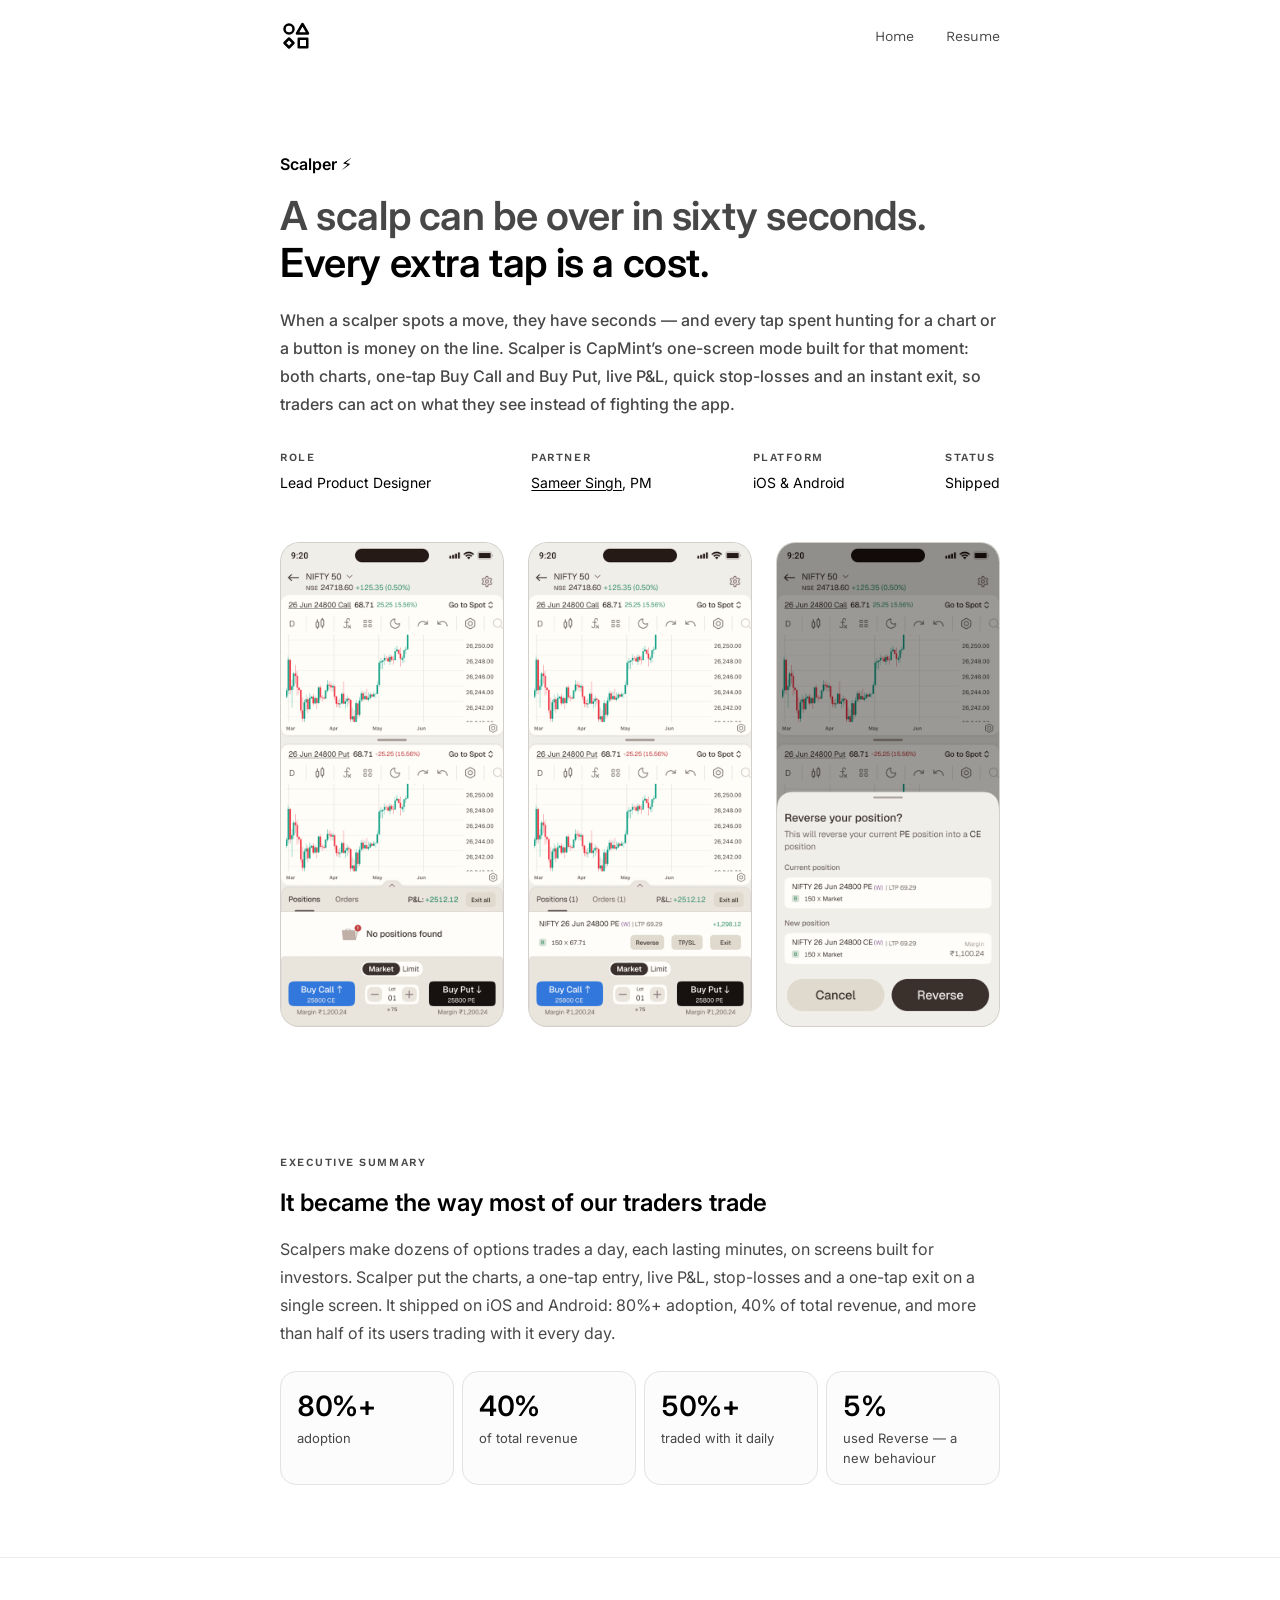
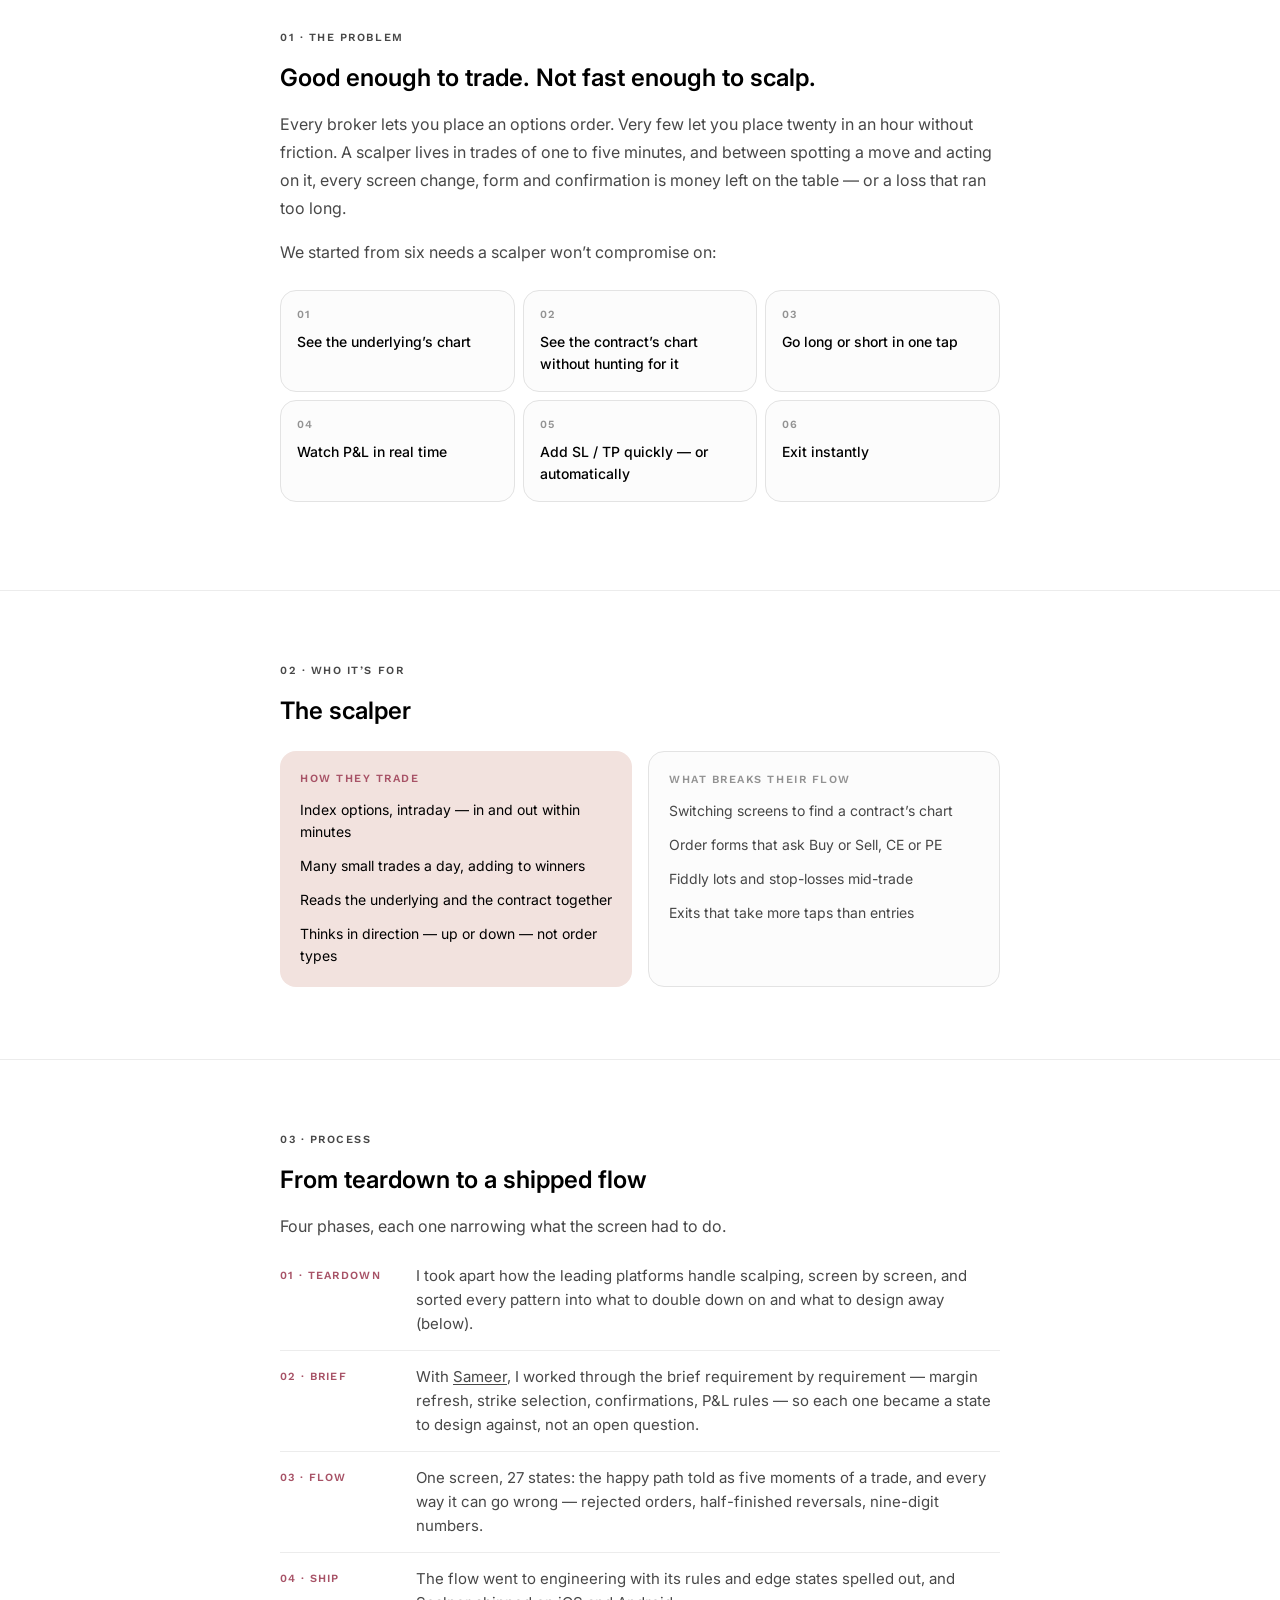
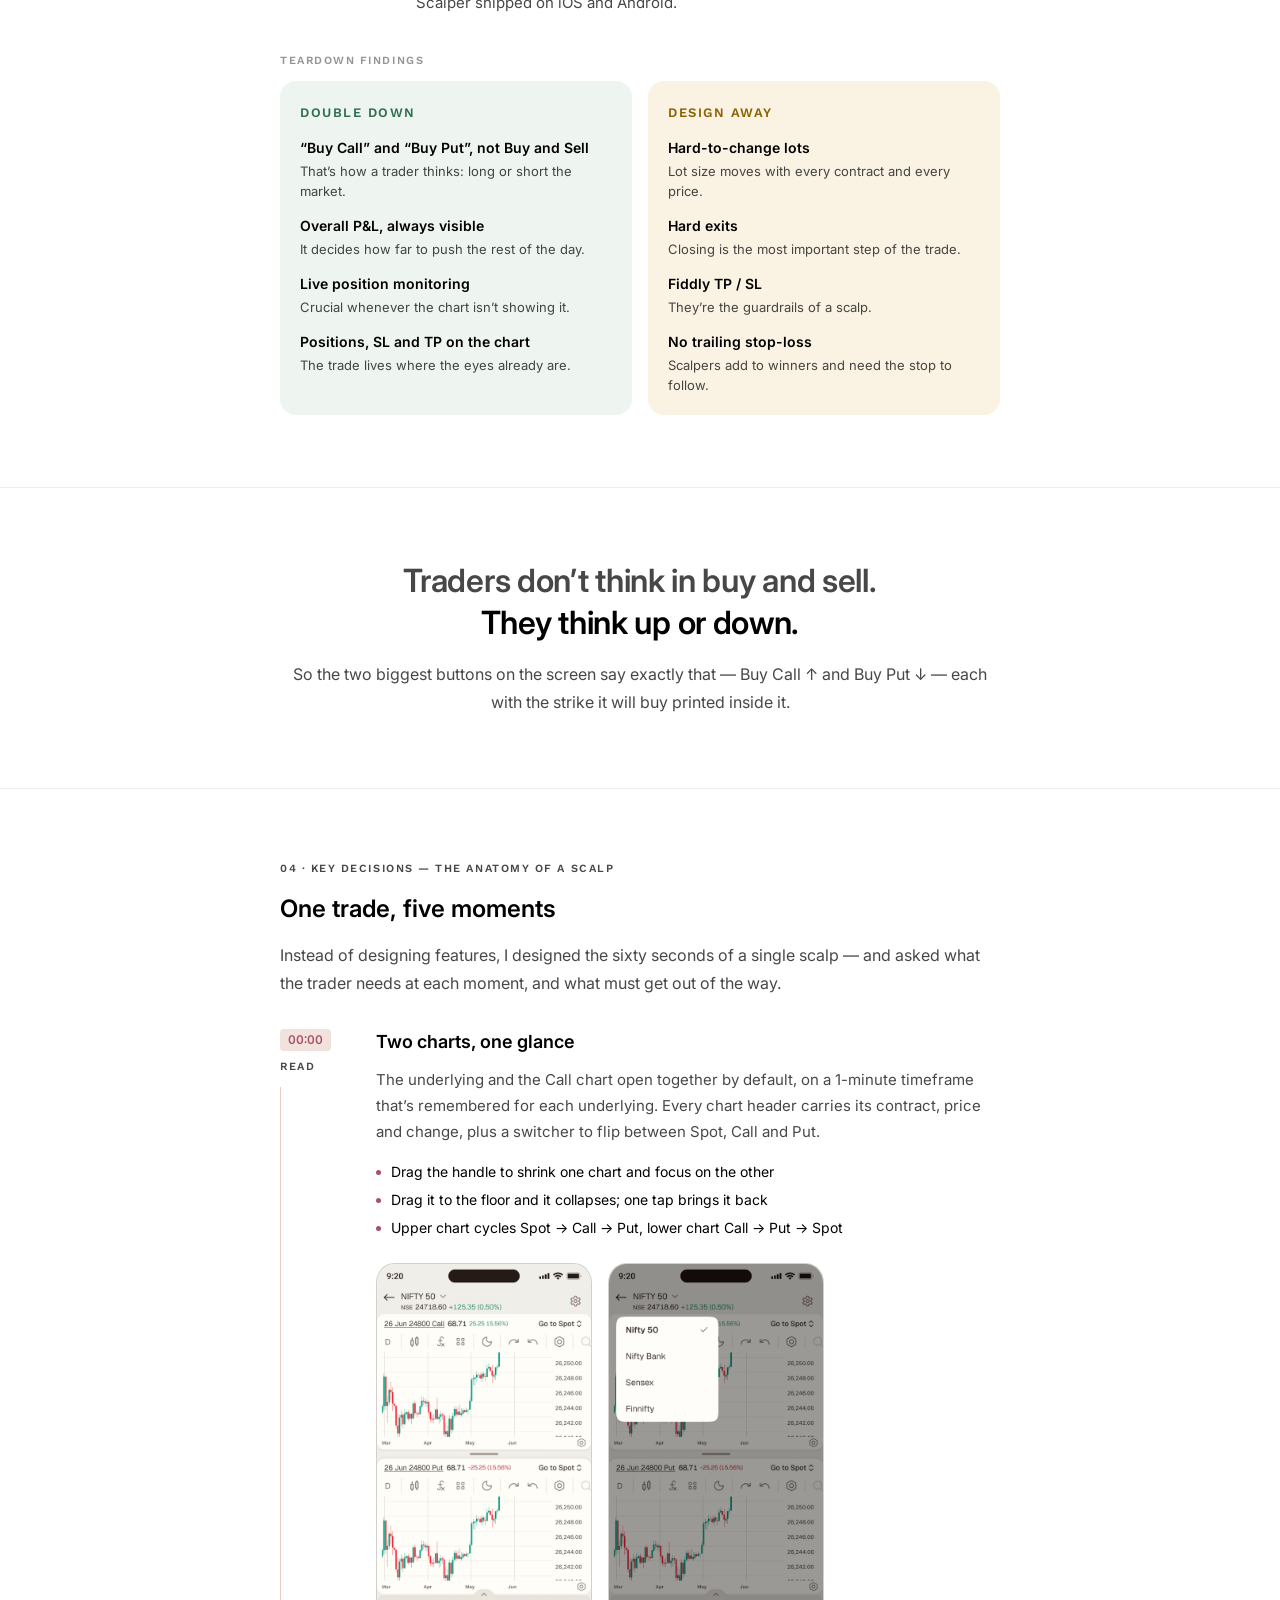
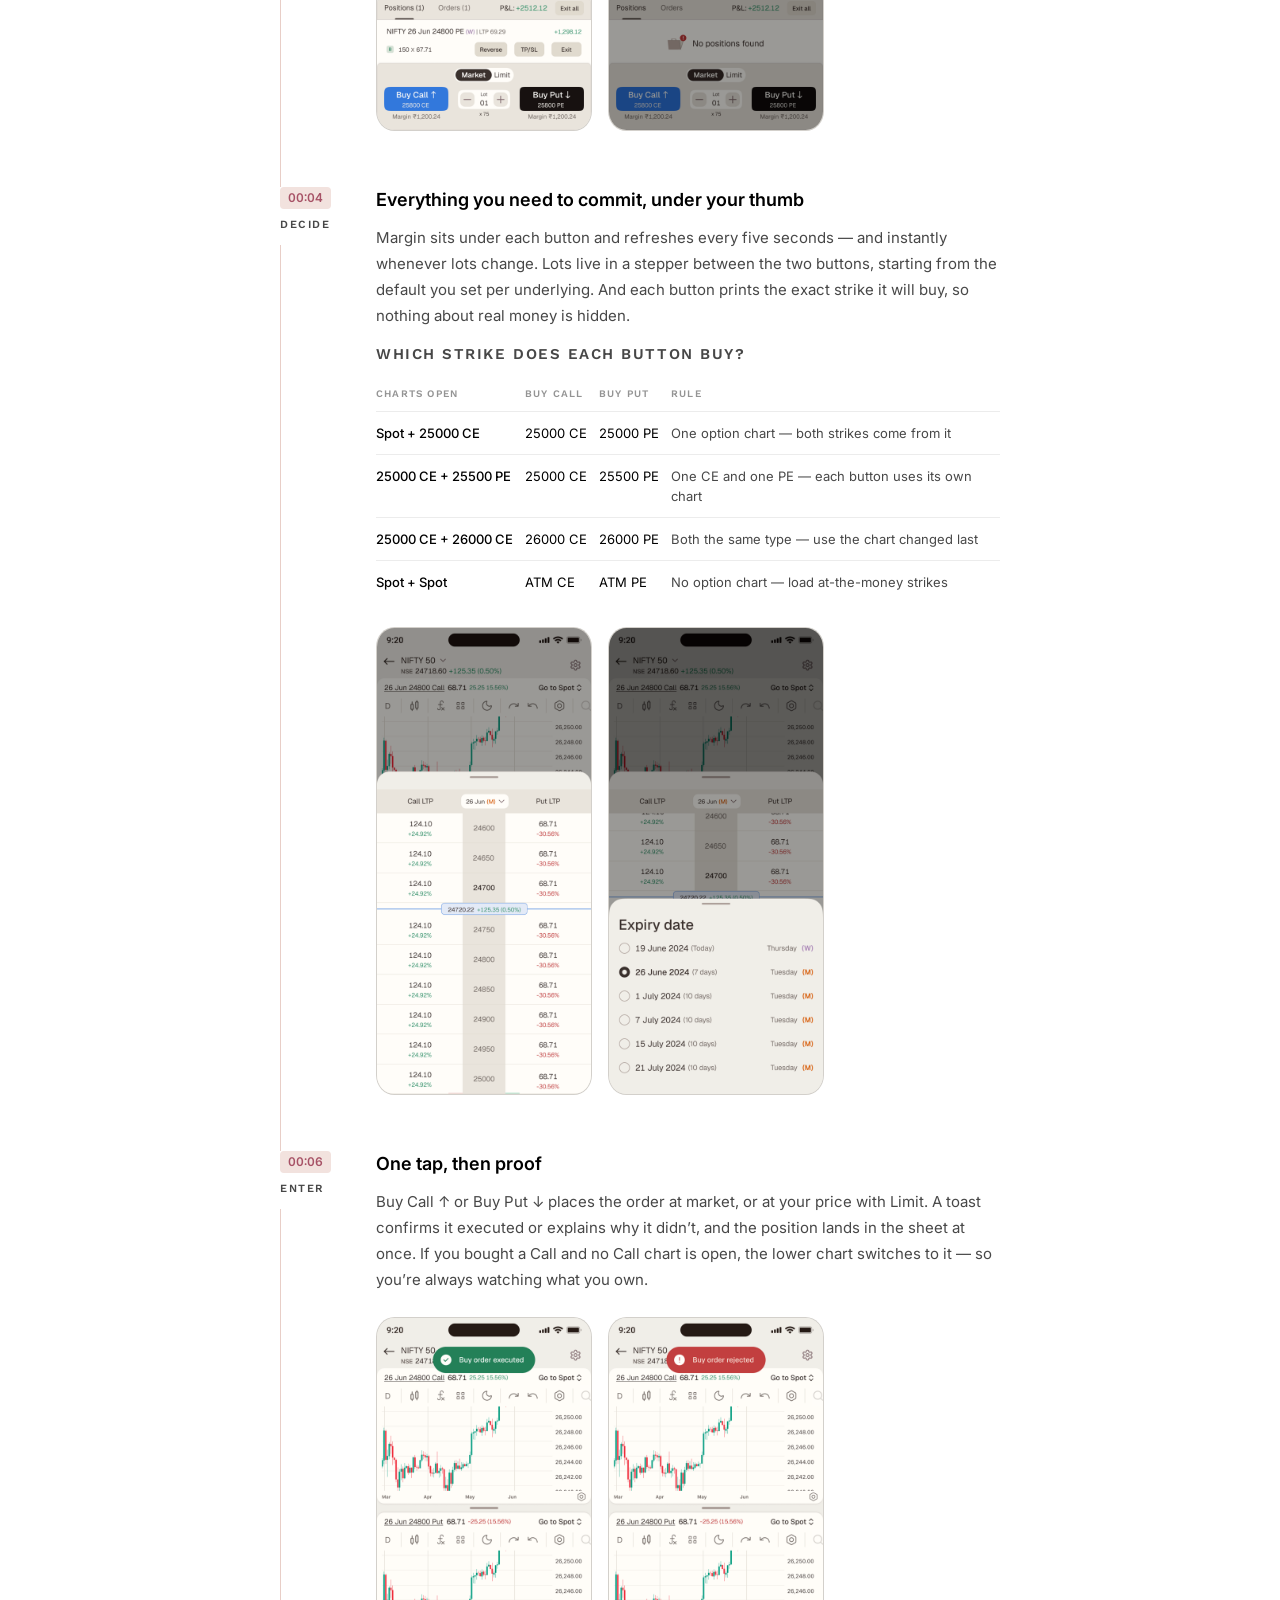
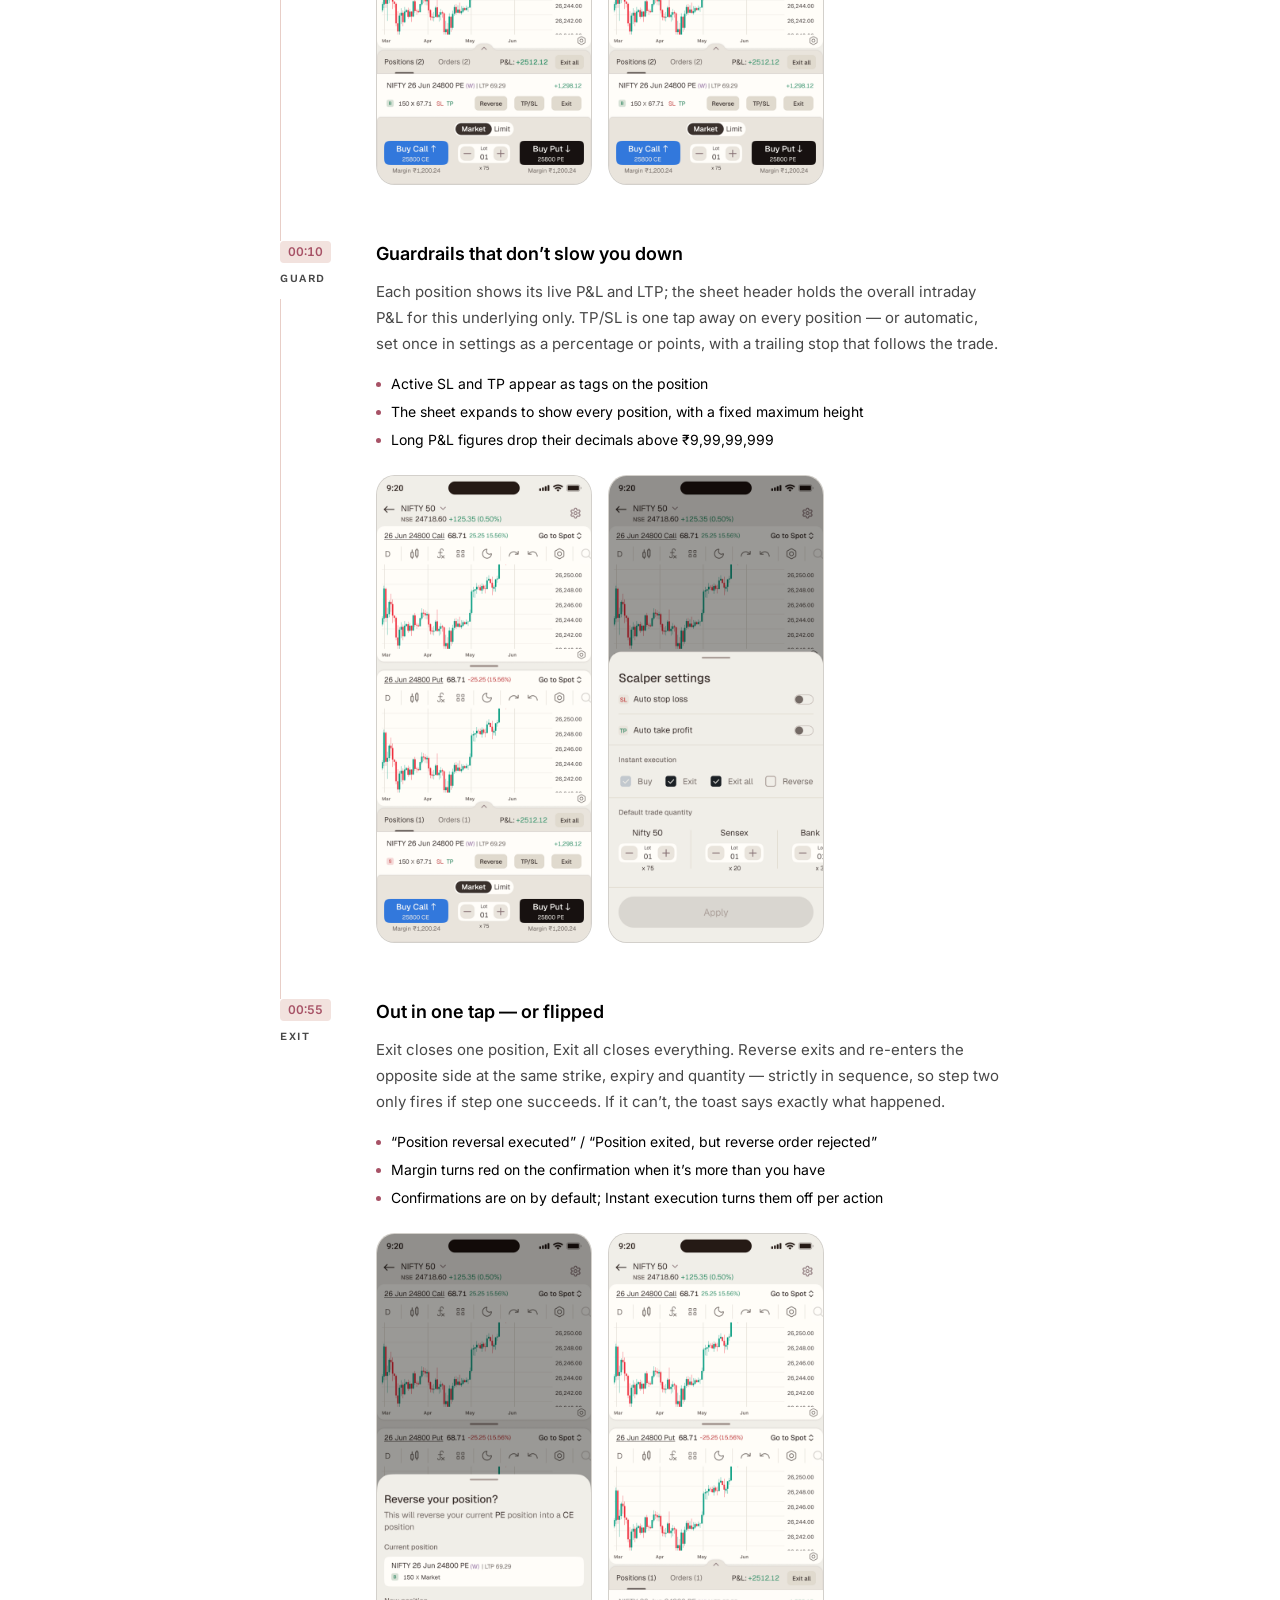
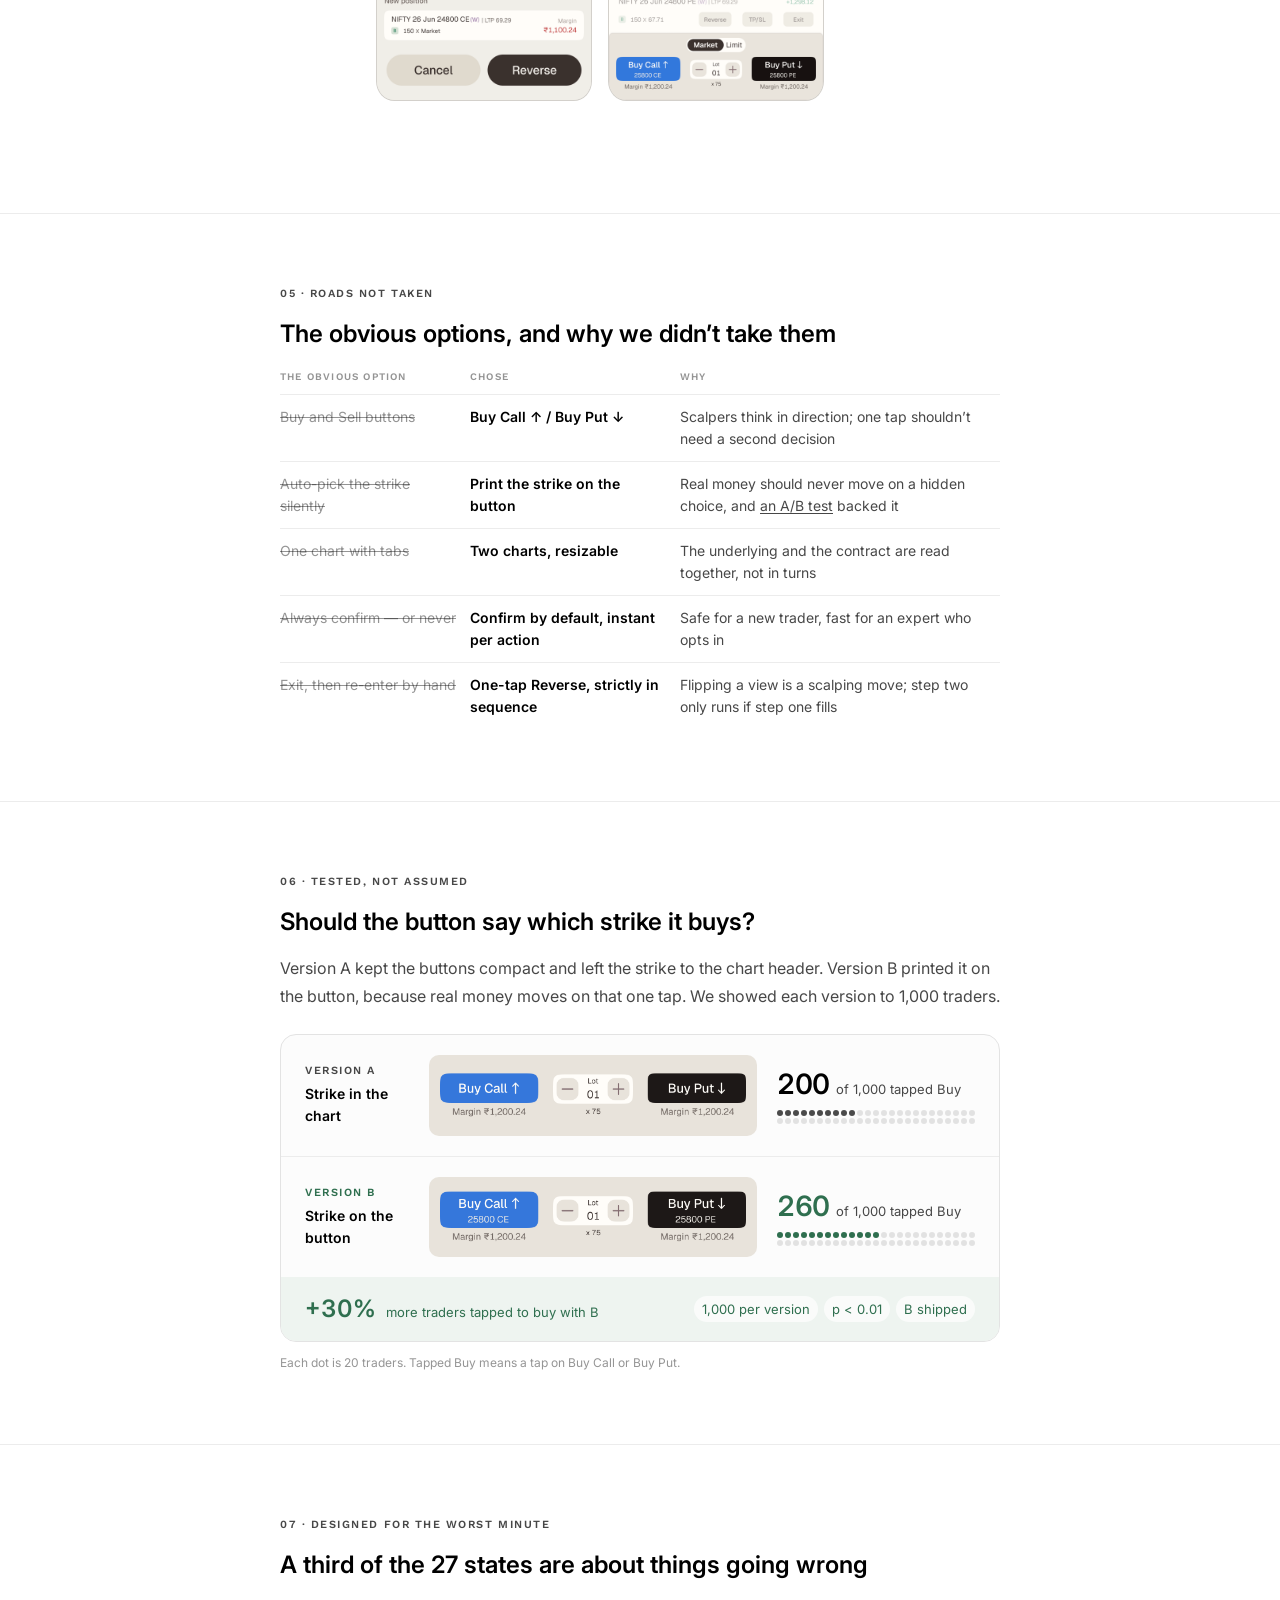
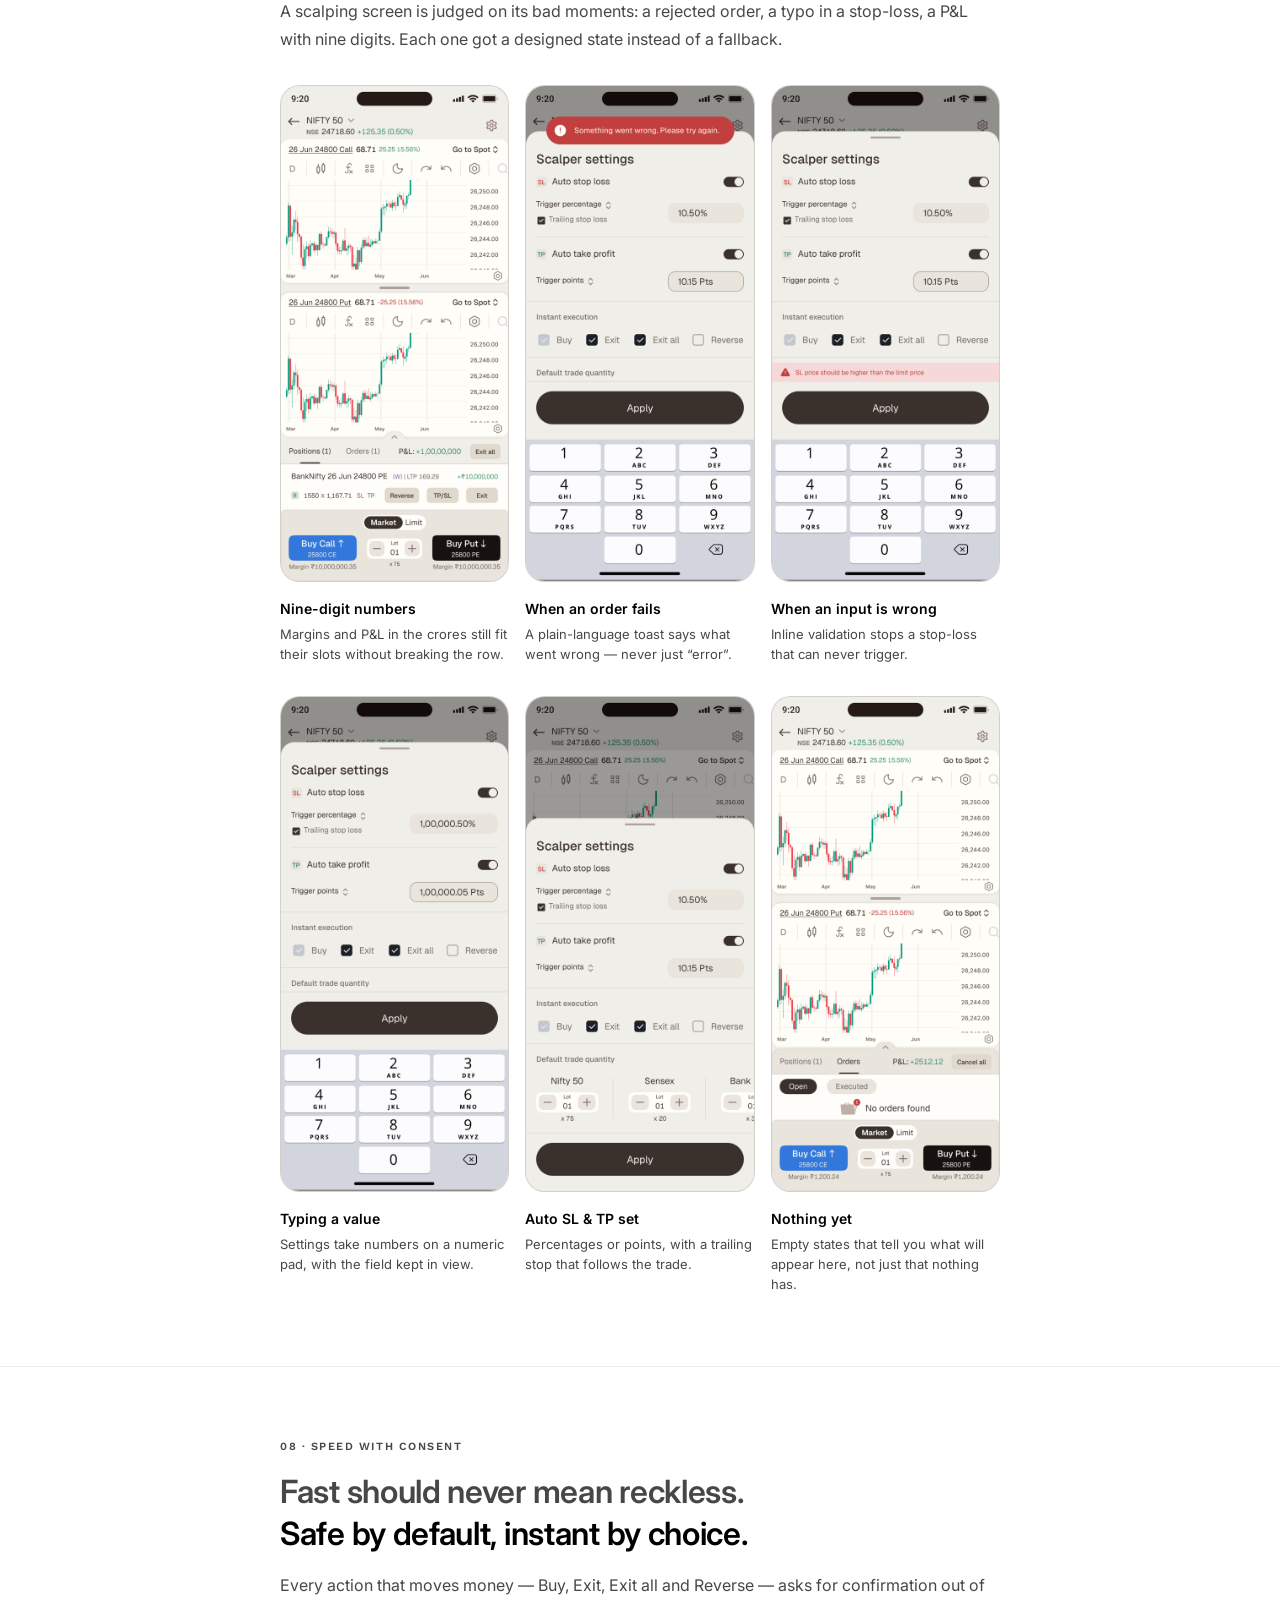
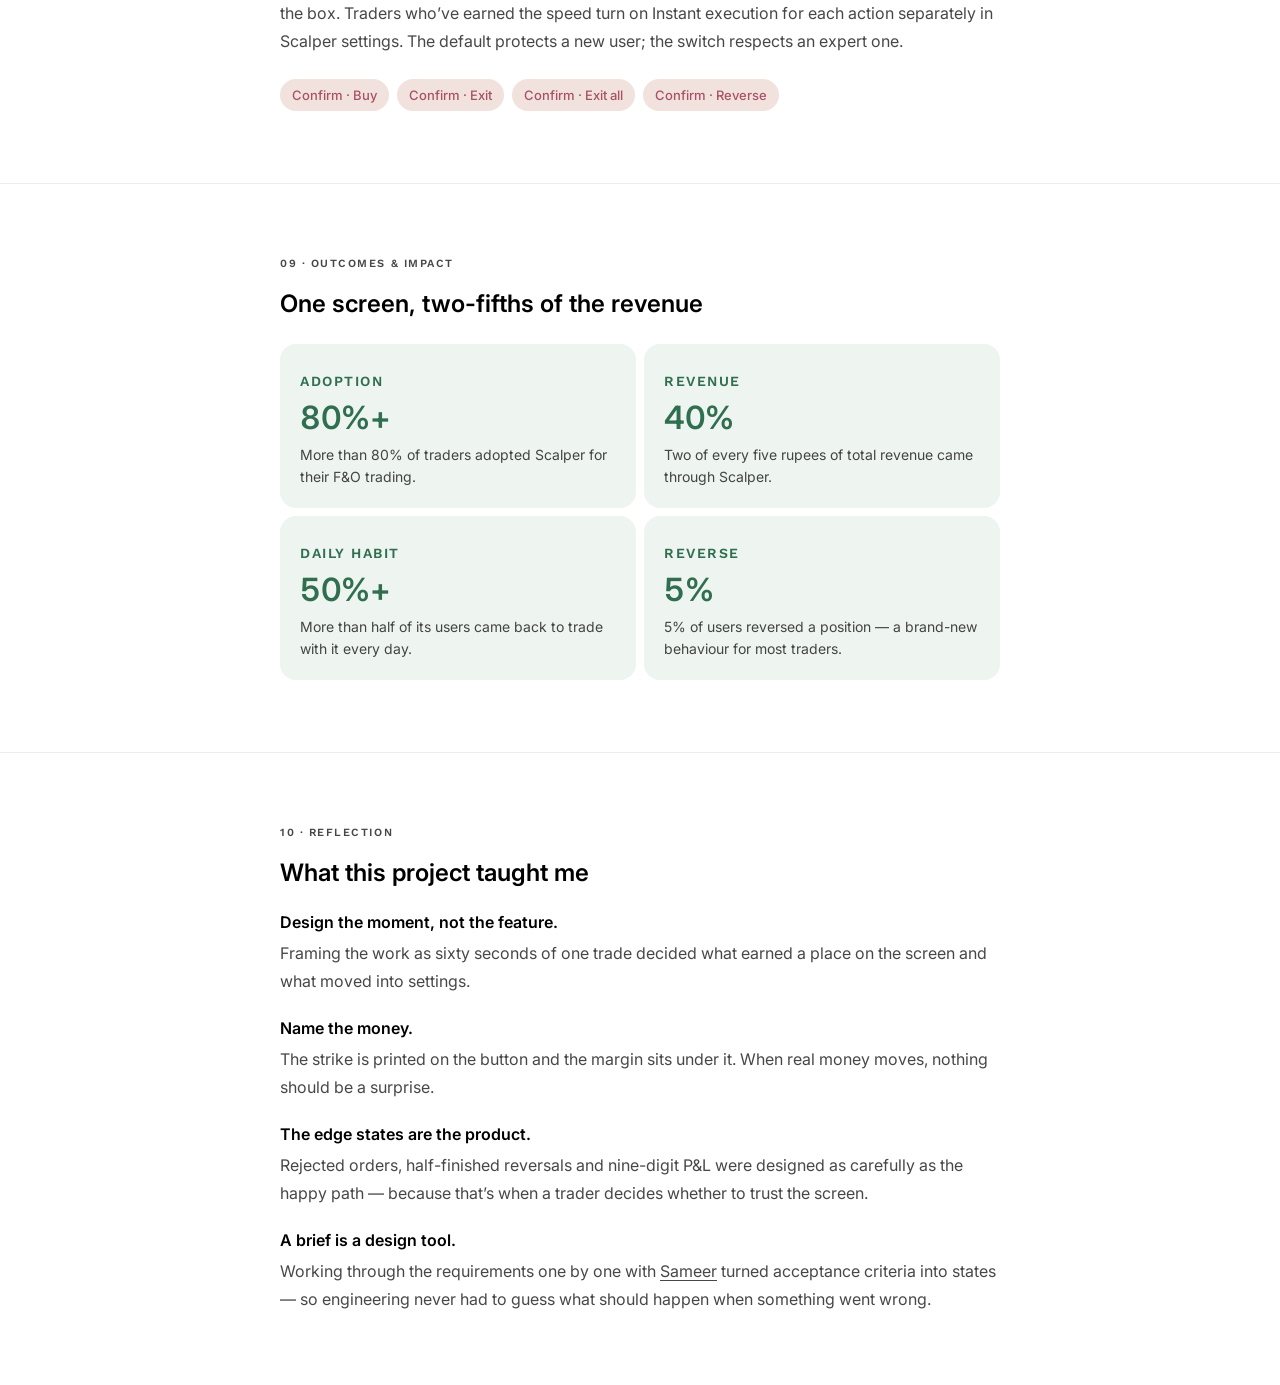
<file: projects/scalper.html>
<!doctype html>
<html lang="en">
<head>
<meta charset="utf-8">
<meta name="viewport" content="width=device-width, initial-scale=1">
<title>Scalper — Case study · Sambeet Dash</title>
<meta name="description" content="CapMint's one-screen mode for options scalpers: both charts, one-tap Buy Call and Buy Put, live P&L, quick stop-losses and an instant exit. 80%+ adoption, 40% of total revenue.">

<meta property="og:title" content="Scalper — a scalp can be over in sixty seconds. Every extra tap is a cost.">
<meta property="og:description" content="Designing CapMint's one-screen scalping mode, told as the sixty seconds of a single trade. 80%+ adoption, 40% of total revenue, 50%+ trading with it daily.">
<meta property="og:type" content="article">

<link rel="icon" href="../assets/favicon.svg" type="image/svg+xml">

<link rel="preconnect" href="https://fonts.googleapis.com">
<link rel="preconnect" href="https://fonts.gstatic.com" crossorigin>
<link href="https://fonts.googleapis.com/css2?family=Inter:wght@400;500;600&family=Work+Sans:wght@400;500;600&display=swap" rel="stylesheet">

<link rel="stylesheet" href="../assets/styles.css?v=29">

<style>
/* ============================================================
   Scalper case study.
   Page shell = the portfolio's tokens (styles.css).
   Layout and copy follow the Figma frame "Scalper" (48:6406):
   the same type scale as the Mint Insights and Strategy Builder
   studies, told as the sixty seconds of one trade instead.
   Screens are exact 2x exports of the Scalper flow (18:61682).
   ============================================================ */
:root{
  --sc-card:#fcfcfc;      --sc-card-bd:#e3e3e3;   --sc-rule:#ececec;
  --sc-peach:#f2e2de;     --sc-line:#e8cec7;      --sc-accent:#a75266;
  --sc-ok:#2f6f4f;        --sc-ok-bg:#eef4f0;
  --sc-warn:#8a6200;      --sc-warn-bg:#faf3e4;
  --sc-dim:rgba(0,0,0,.42);
}

/* ---------- Shared page furniture ---------- */
.sc-wrap{width:100%;max-width:calc(720px + var(--gutter)*2);margin-inline:auto;padding-inline:var(--gutter)}
section[id]{scroll-margin-top:64px}
.sc-sec{padding-block:56px;border-top:1px solid var(--sc-rule)}
@media (min-width:768px){.sc-sec{padding-block:72px}}

.sc-eyebrow{font-family:var(--font-nav);font-size:11px;line-height:16px;font-weight:600;
  letter-spacing:1.54px;color:var(--ink-muted);text-transform:uppercase}
.sc-h2{margin-top:16px;font-weight:600;font-size:22px;line-height:30px;text-wrap:balance}
@media (min-width:768px){.sc-h2{font-size:24px;line-height:32px}}
.sc-body{margin-top:16px;font-size:16px;line-height:28px;color:var(--ink-muted);text-wrap:pretty}
.sc-label{font-family:var(--font-nav);font-size:11px;line-height:16px;font-weight:600;
  letter-spacing:1.54px;text-transform:uppercase}
.sc-link{color:inherit;text-decoration:underline;text-underline-position:from-font}
.sc-link:hover{text-decoration-thickness:2px}

/* ---------- Hero ---------- */
.sc-hero{padding-top:var(--space-header-h1);padding-bottom:56px}
.sc-kicker{font-weight:600;font-size:16px;line-height:24px}
.sc-h1{margin-top:16px;font-weight:600;font-size:34px;line-height:42px;letter-spacing:-.4px;text-wrap:balance}
@media (min-width:768px){.sc-h1{font-size:40px;line-height:47px}}
.sc-h1 .q{display:block;color:var(--ink-muted)}
.sc-h1 .a{display:block}
.sc-sub{margin-top:20px;font-weight:500;font-size:16px;line-height:28px;color:var(--ink-muted);text-wrap:pretty}

.sc-meta{margin-top:32px;display:grid;grid-template-columns:1fr 1fr;gap:20px 24px}
@media (min-width:768px){.sc-meta{display:flex;justify-content:space-between}}
.sc-meta dt{font-family:var(--font-nav);font-size:11px;line-height:16px;font-weight:600;
  letter-spacing:1.54px;color:var(--ink-muted);text-transform:uppercase}
.sc-meta dd{margin:6px 0 0;font-size:14px;line-height:22px;white-space:nowrap}

/* ---------- Phone screens ----------
   Exact exports, so no frame of our own: the Strategy Builder mock's
   stroke (0.5px, black at 12%), the Figma radius (8.5% of the width),
   no shadow. */
.sc-phone{display:block;width:100%;height:auto;aspect-ratio:540/1170;
  border-radius:clamp(12px,8.5%,20px);border:.5px solid rgba(0,0,0,.12);background:#f0ede7}
.sc-shots{margin-top:24px;display:grid;gap:16px;align-items:start}
.sc-shots--3{grid-template-columns:repeat(3,minmax(0,1fr));gap:12px}
@media (min-width:768px){.sc-shots--3{gap:24px;margin-top:48px}}
.sc-shots--2{grid-template-columns:repeat(2,minmax(0,1fr));max-width:448px}

/* ---------- Cards ---------- */
.sc-card{background:var(--sc-card);border:.5px solid var(--sc-card-bd);border-radius:16px;padding:16px}
.sc-grid{margin-top:24px;display:grid;gap:8px}
.sc-stats{grid-template-columns:1fr 1fr}
@media (min-width:768px){.sc-stats{grid-template-columns:repeat(4,1fr)}}
.sc-stat b{display:block;font-weight:600;font-size:28px;line-height:36px;letter-spacing:-.28px;font-variant-numeric:tabular-nums}
.sc-stat span{display:block;margin-top:4px;font-size:13px;line-height:20px;color:var(--ink-muted)}

.sc-needs{grid-template-columns:1fr 1fr}
@media (min-width:768px){.sc-needs{grid-template-columns:repeat(3,1fr)}}
.sc-need i{display:block;font-style:normal;font-family:var(--font-nav);font-size:11px;line-height:16px;
  font-weight:600;letter-spacing:1.1px;color:var(--sc-dim)}
.sc-need p{margin-top:8px;font-weight:500;font-size:14px;line-height:22px}

/* ---------- Who it's for ---------- */
.sc-persona{margin-top:24px;display:grid;gap:16px}
@media (min-width:640px){.sc-persona{grid-template-columns:1fr 1fr}}
.sc-persona > div{border-radius:16px;padding:20px}
.sc-persona ul{margin-top:12px;list-style:none;padding:0;display:flex;flex-direction:column;gap:12px}
.sc-persona li{font-size:14px;line-height:22px}
.sc-persona__how{background:var(--sc-peach)}
.sc-persona__how .sc-label{color:var(--sc-accent)}
.sc-persona__break{background:var(--sc-card);border:.5px solid var(--sc-card-bd)}
.sc-persona__break .sc-label{color:var(--sc-dim)}
.sc-persona__break li{color:var(--ink-muted)}

/* ---------- Process ---------- */
.sc-phases{margin-top:24px;list-style:none;padding:0}
.sc-phases li{display:grid;gap:4px;padding-block:14px;border-top:1px solid var(--sc-rule)}
.sc-phases li:first-child{border-top:none;padding-top:0}
@media (min-width:640px){.sc-phases li{grid-template-columns:120px 1fr;gap:16px}}
.sc-phases b{font-family:var(--font-nav);font-size:11px;line-height:24px;font-weight:600;
  letter-spacing:1.3px;color:var(--sc-accent);text-transform:uppercase}
.sc-phases p{font-size:15px;line-height:24px;color:var(--ink-muted)}

.sc-ledger-label{margin-top:24px;color:var(--sc-dim)}
.sc-ledger{margin-top:12px;display:grid;gap:16px}
@media (min-width:640px){.sc-ledger{grid-template-columns:1fr 1fr}}
.sc-ledger > div{border-radius:16px;padding:20px;display:flex;flex-direction:column;gap:14px}
.sc-ledger__keep{background:var(--sc-ok-bg)}  .sc-ledger__keep .sc-label{color:var(--sc-ok)}
.sc-ledger__drop{background:var(--sc-warn-bg)} .sc-ledger__drop .sc-label{color:var(--sc-warn)}
.sc-ledger h3{font-weight:600;font-size:14px;line-height:22px}
.sc-ledger p{margin-top:2px;font-size:13px;line-height:20px;color:var(--ink-muted)}

/* ---------- Statements ---------- */
.sc-statement{text-align:center}
.sc-statement p.big{font-weight:600;font-size:26px;line-height:36px;letter-spacing:-.3px;text-wrap:balance}
@media (min-width:768px){.sc-statement p.big{font-size:32px;line-height:42px}}
.sc-statement .q{display:block;color:var(--ink-muted)}
.sc-statement .a{display:block}
.sc-quote .big{margin-top:16px;font-weight:600;font-size:26px;line-height:36px;letter-spacing:-.3px}
@media (min-width:768px){.sc-quote .big{font-size:32px;line-height:42px}}
.sc-quote .q{display:block;color:var(--ink-muted)}
.sc-quote .a{display:block}

/* ---------- The anatomy timeline ---------- */
.sc-beats{margin-top:32px;list-style:none;padding:0}
.sc-beat{display:grid;grid-template-columns:72px minmax(0,1fr);gap:24px}
.sc-rail{display:flex;flex-direction:column;align-items:flex-start;gap:8px}
.sc-rail time{display:inline-block;padding:3px 8px;border-radius:4px;background:var(--sc-peach);
  color:var(--sc-accent);font-weight:600;font-size:12px;line-height:16px;font-variant-numeric:tabular-nums}
.sc-rail span{font-family:var(--font-nav);font-size:11px;line-height:16px;font-weight:600;
  letter-spacing:1.54px;text-transform:uppercase;color:var(--ink-muted)}
.sc-rail::after{content:"";flex:1;width:1px;background:var(--sc-line);margin-top:4px}
.sc-beat:last-child .sc-rail::after{display:none}
.sc-beat__body{padding-bottom:56px;min-width:0}
.sc-beat:last-child .sc-beat__body{padding-bottom:24px}
.sc-beat h3{font-weight:600;font-size:18px;line-height:26px}
.sc-beat__body > p{margin-top:12px;font-size:15px;line-height:26px;color:var(--ink-muted);text-wrap:pretty}
@media (max-width:559.98px){
  .sc-beat{grid-template-columns:minmax(0,1fr);gap:12px}
  .sc-rail{flex-direction:row;align-items:center}
  .sc-rail::after{display:none}
}
.sc-rules{margin-top:16px;list-style:none;padding:0;display:flex;flex-direction:column;gap:6px}
.sc-rules li{position:relative;padding-left:15px;font-size:14px;line-height:22px}
.sc-rules li::before{content:"";position:absolute;left:0;top:9px;width:5px;height:5px;border-radius:50%;background:var(--sc-accent)}

/* ---------- Tables ---------- */
.sc-tablewrap{margin-top:20px;overflow-x:auto}
.sc-caption{margin-top:20px;color:var(--sc-dim)}
.sc-table{width:100%;border-collapse:collapse}
.sc-table--strike{min-width:520px}
.sc-table--roads{min-width:600px}
.sc-table th{text-align:left;padding:0 12px 10px 0;font-family:var(--font-nav);font-size:10px;line-height:14px;
  font-weight:600;letter-spacing:1.2px;color:var(--sc-dim);text-transform:uppercase;white-space:nowrap}
.sc-table td{text-align:left;vertical-align:top;padding:11px 12px 11px 0;border-top:1px solid var(--sc-rule);
  font-size:13px;line-height:20px;color:var(--ink)}
.sc-table--strike td{white-space:nowrap}
.sc-table--strike td:first-child{font-weight:500}
.sc-table--strike td:last-child{white-space:normal}
.sc-table--strike td:last-child,.sc-table--roads td:last-child{color:var(--ink-muted)}
.sc-table--roads td{font-size:14px;line-height:22px}
.sc-table--roads td:first-child{color:var(--sc-dim);text-decoration:line-through;width:190px}
.sc-table--roads td:nth-child(2){font-weight:600;width:210px}

/* ---------- Edge-case gallery ---------- */
.sc-gallery{margin-top:32px;display:grid;grid-template-columns:repeat(2,minmax(0,1fr));gap:32px 16px}
@media (min-width:768px){.sc-gallery{grid-template-columns:repeat(3,minmax(0,1fr))}}
.sc-gallery figcaption{margin-top:16px}
.sc-gallery h3{font-weight:600;font-size:14px;line-height:22px}
.sc-gallery p{margin-top:4px;font-size:13px;line-height:20px;color:var(--ink-muted)}

/* ---------- Consent chips ---------- */
.sc-chips{margin-top:24px;display:flex;flex-wrap:wrap;gap:8px;list-style:none;padding:0}
.sc-chips li{padding:6px 12px;border-radius:999px;background:var(--sc-peach);color:var(--sc-accent);
  font-weight:500;font-size:13px;line-height:20px}

/* ---------- Outcomes ---------- */
.sc-outcomes{margin-top:24px;display:grid;gap:8px}
@media (min-width:640px){.sc-outcomes{grid-template-columns:1fr 1fr}}
.sc-outcome{background:var(--sc-ok-bg);border-radius:16px;padding:20px}
.sc-outcome .sc-label{color:var(--sc-ok)}
.sc-outcome b{display:block;margin-top:6px;font-weight:600;font-size:32px;line-height:40px;
  letter-spacing:-.32px;color:var(--sc-ok);font-variant-numeric:tabular-nums}
.sc-outcome p{margin-top:6px;font-size:14px;line-height:22px;color:var(--ink-muted)}

/* ---------- A/B test ---------- */
.sc-abx{margin-top:24px;background:var(--sc-card);border:.5px solid var(--sc-card-bd);border-radius:16px;overflow:hidden}
.sc-abx__row{display:grid;grid-template-columns:104px minmax(0,1fr) 198px;gap:20px;align-items:center;padding:20px 24px}
.sc-abx__row + .sc-abx__row{border-top:1px solid var(--sc-rule)}
.sc-abx__lab .sc-label{color:var(--ink-muted)}
.sc-abx__row.is-win .sc-label{color:var(--sc-ok)}
.sc-abx__lab h3{margin-top:4px;font-weight:600;font-size:14px;line-height:22px}
.sc-abx__row img{display:block;width:100%;height:auto;border-radius:10px}
.sc-abx__res p{font-size:13px;line-height:20px;color:var(--ink-muted)}
.sc-abx__res b{margin-right:6px;font-weight:600;font-size:28px;line-height:36px;letter-spacing:-.28px;color:var(--ink);font-variant-numeric:tabular-nums}
.sc-abx__row.is-win .sc-abx__res b{color:var(--sc-ok)}
.sc-dots{margin-top:8px;display:grid;grid-template-columns:repeat(25,6px);gap:2px}
.sc-dots i{width:6px;height:6px;border-radius:50%;background:rgba(0,0,0,.1)}
.sc-dots i.on{background:rgba(0,0,0,.7)}
.sc-abx__row.is-win .sc-dots i.on{background:var(--sc-ok)}
.sc-abx__strip{display:flex;flex-wrap:wrap;align-items:center;justify-content:space-between;gap:12px 16px;
  padding:16px 24px;background:var(--sc-ok-bg);color:var(--sc-ok)}
.sc-abx__strip p{font-size:13px;line-height:20px}
.sc-abx__strip b{margin-right:10px;font-weight:600;font-size:24px;line-height:32px;font-variant-numeric:tabular-nums}
.sc-abx__strip ul{display:flex;flex-wrap:wrap;gap:6px;list-style:none;padding:0}
.sc-abx__strip li{padding:3px 8px;border-radius:999px;background:rgba(255,255,255,.7);font-size:13px;line-height:20px}
.sc-abx__key{margin-top:12px;font-size:12px;line-height:18px;color:var(--sc-dim)}
@media (max-width:639.98px){
  .sc-abx__row{grid-template-columns:minmax(0,1fr);gap:12px;padding:16px}
  .sc-abx__lab{display:flex;flex-wrap:wrap;align-items:baseline;gap:4px 10px}
  .sc-abx__lab h3{margin-top:0}
  .sc-abx__strip{padding:16px}
}
/* ---------- Reflection ---------- */
.sc-lessons{margin-top:8px;list-style:none;padding:0}
.sc-lessons li{margin-top:20px}
.sc-lessons h3{font-weight:600;font-size:16px;line-height:26px}
.sc-lessons p{margin-top:4px;font-size:16px;line-height:28px;color:var(--ink-muted)}

/* ---------- Footer ---------- */

/* ---------- Reveal (matches the other studies) ---------- */
/* Hairline under the sticky header once the page has scrolled (as on Payments). */
.site-header{transition:box-shadow 160ms ease}
.site-header.is-scrolled{box-shadow:0 1px 0 var(--card-border)}
.reveal{opacity:0;transform:translateY(14px);transition:opacity 480ms ease,transform 480ms ease}
.reveal.in{opacity:1;transform:none}
@media (prefers-reduced-motion:reduce){.reveal{opacity:1;transform:none;transition:none}}
html:not(.js) .reveal{opacity:1;transform:none}
</style>
</head>
<body class="case-study">

<script>document.documentElement.classList.add('js')</script>

<svg width="0" height="0" style="position:absolute" aria-hidden="true" focusable="false">
  <symbol id="i-logo" viewBox="0 0 64 64" fill="none">
    <g stroke="currentColor" stroke-width="5" stroke-linejoin="round">
      <circle cx="18" cy="18" r="9"/>
      <path d="M45 8 L56 27 L34 27 Z"/>
      <path d="M18 37 L27 46 L18 55 L9 46 Z"/>
      <rect x="37.5" y="37.5" width="17" height="17"/>
    </g>
  </symbol>
  <symbol id="i-menu" viewBox="0 0 24 24" fill="none">
    <path d="M4 18C3.71667 18 3.47917 17.9042 3.2875 17.7125C3.09583 17.5208 3 17.2833 3 17C3 16.7167 3.09583 16.4792 3.2875 16.2875C3.47917 16.0958 3.71667 16 4 16H20C20.2833 16 20.5208 16.0958 20.7125 16.2875C20.9042 16.4792 21 16.7167 21 17C21 17.2833 20.9042 17.5208 20.7125 17.7125C20.5208 17.9042 20.2833 18 20 18H4ZM4 13C3.71667 13 3.47917 12.9042 3.2875 12.7125C3.09583 12.5208 3 12.2833 3 12C3 11.7167 3.09583 11.4792 3.2875 11.2875C3.47917 11.0958 3.71667 11 4 11H20C20.2833 11 20.5208 11.0958 20.7125 11.2875C20.9042 11.4792 21 11.7167 21 12C21 12.2833 20.9042 12.5208 20.7125 12.7125C20.5208 12.9042 20.2833 13 20 13H4ZM4 8C3.71667 8 3.47917 7.90417 3.2875 7.7125C3.09583 7.52083 3 7.28333 3 7C3 6.71667 3.09583 6.47917 3.2875 6.2875C3.47917 6.09583 3.71667 6 4 6H20C20.2833 6 20.5208 6.09583 20.7125 6.2875C20.9042 6.47917 21 6.71667 21 7C21 7.28333 20.9042 7.52083 20.7125 7.7125C20.5208 7.90417 20.2833 8 20 8H4Z" fill="currentColor"/>
  </symbol>
</svg>

<!-- Header — shared with the landing page ---------------------------- -->
<header class="site-header">
  <div class="wrap">
    <div class="site-header__inner">
      <a class="brand" href="../" aria-label="Sambeet Dash — home">
        <svg role="img" aria-hidden="true"><use href="#i-logo"></use></svg>
      </a>

      <nav class="nav" aria-label="Primary">
        <a href="../">Home</a>
        <a href="../assets/Sambeet-Dash-Resume.pdf?v=5" target="_blank" rel="noopener">Resume</a>
      </nav>

      <button class="menu-toggle" type="button"
              aria-expanded="false" aria-controls="nav-panel" aria-label="Open menu">
        <svg aria-hidden="true"><use href="#i-menu"></use></svg>
      </button>
    </div>

    <nav class="nav-panel" id="nav-panel" data-open="false" aria-label="Primary, mobile">
      <a href="../">Home</a>
      <a href="../assets/Sambeet-Dash-Resume.pdf?v=5" target="_blank" rel="noopener">Resume</a>
    </nav>
  </div>
</header>

<main>

  <!-- Hero ------------------------------------------------------------ -->
  <header class="sc-hero">
    <div class="sc-wrap">
      <p class="sc-kicker">Scalper <span aria-hidden="true">⚡️</span></p>
      <h1 class="sc-h1"><span class="q">A scalp can be over in sixty seconds.</span><span class="a">Every extra tap is a cost.</span></h1>
      <p class="sc-sub">
        When a scalper spots a move, they have seconds — and every tap spent hunting for a chart
        or a button is money on the line. Scalper is CapMint&rsquo;s one-screen mode built for that
        moment: both charts, one-tap Buy Call and Buy Put, live P&amp;L, quick stop-losses and an
        instant exit, so traders can act on what they see instead of fighting the app.
      </p>

      <dl class="sc-meta">
        <div><dt>Role</dt><dd>Lead Product Designer</dd></div>
        <div><dt>Partner</dt><dd><a class="sc-link" href="https://in.linkedin.com/in/singh-sameer" target="_blank" rel="noopener">Sameer Singh</a>, PM</dd></div>
        <div><dt>Platform</dt><dd>iOS &amp; Android</dd></div>
        <div><dt>Status</dt><dd>Shipped</dd></div>
      </dl>

      <div class="sc-shots sc-shots--3">
        <img class="sc-phone" src="../assets/img/scalper/first-time.png" width="540" height="1170" decoding="async"
             alt="Scalper on first open: Call and Put charts stacked, an empty positions sheet saying No positions found, and the Market/Limit toggle above Buy Call and Buy Put.">
        <img class="sc-phone" src="../assets/img/scalper/landing.png" width="540" height="1170" decoding="async"
             alt="Scalper with one open position: a NIFTY 26 Jun 24800 PE row with live P&amp;L and Reverse, TP/SL and Exit buttons.">
        <img class="sc-phone" src="../assets/img/scalper/reverse.png" width="540" height="1170" decoding="async"
             alt="The Reverse confirmation sheet, showing the current PE position and the CE position it will become, with Cancel and Reverse buttons.">
      </div>
    </div>
  </header>

  <!-- Executive summary -------------------------------------------------- -->
  <section class="sc-sec" id="summary" style="border-top:none">
    <div class="sc-wrap">
      <p class="sc-eyebrow">Executive summary</p>
      <h2 class="sc-h2">It became the way most of our traders trade</h2>
      <p class="sc-body">
        Scalpers make dozens of options trades a day, each lasting minutes, on screens built for
        investors. Scalper put the charts, a one-tap entry, live P&amp;L, stop-losses and a one-tap
        exit on a single screen. It shipped on iOS and Android: 80%+ adoption, 40% of total revenue,
        and more than half of its users trading with it every day.
      </p>
      <div class="sc-grid sc-stats reveal">
        <div class="sc-card sc-stat"><b>80%+</b><span>adoption</span></div>
        <div class="sc-card sc-stat"><b>40%</b><span>of total revenue</span></div>
        <div class="sc-card sc-stat"><b>50%+</b><span>traded with it daily</span></div>
        <div class="sc-card sc-stat"><b>5%</b><span>used Reverse — a new behaviour</span></div>
      </div>
    </div>
  </section>

  <!-- 01 · Problem ------------------------------------------------------ -->
  <section class="sc-sec" id="problem">
    <div class="sc-wrap">
      <p class="sc-eyebrow">01 · The problem</p>
      <h2 class="sc-h2">Good enough to trade. Not fast enough to scalp.</h2>
      <p class="sc-body">
        Every broker lets you place an options order. Very few let you place twenty in an hour
        without friction. A scalper lives in trades of one to five minutes, and between spotting a
        move and acting on it, every screen change, form and confirmation is money left on the
        table — or a loss that ran too long.
      </p>
      <p class="sc-body">We started from six needs a scalper won&rsquo;t compromise on:</p>
      <ol class="sc-grid sc-needs reveal" style="list-style:none;padding:0">
        <li class="sc-card sc-need"><i>01</i><p>See the underlying&rsquo;s chart</p></li>
        <li class="sc-card sc-need"><i>02</i><p>See the contract&rsquo;s chart without hunting for it</p></li>
        <li class="sc-card sc-need"><i>03</i><p>Go long or short in one tap</p></li>
        <li class="sc-card sc-need"><i>04</i><p>Watch P&amp;L in real time</p></li>
        <li class="sc-card sc-need"><i>05</i><p>Add SL / TP quickly — or automatically</p></li>
        <li class="sc-card sc-need"><i>06</i><p>Exit instantly</p></li>
      </ol>
    </div>
  </section>

  <!-- 02 · Who it's for ------------------------------------------------- -->
  <section class="sc-sec" id="who">
    <div class="sc-wrap">
      <p class="sc-eyebrow">02 · Who it&rsquo;s for</p>
      <h2 class="sc-h2">The scalper</h2>
      <div class="sc-persona reveal">
        <div class="sc-persona__how">
          <p class="sc-label">How they trade</p>
          <ul>
            <li>Index options, intraday — in and out within minutes</li>
            <li>Many small trades a day, adding to winners</li>
            <li>Reads the underlying and the contract together</li>
            <li>Thinks in direction — up or down — not order types</li>
          </ul>
        </div>
        <div class="sc-persona__break">
          <p class="sc-label">What breaks their flow</p>
          <ul>
            <li>Switching screens to find a contract&rsquo;s chart</li>
            <li>Order forms that ask Buy or Sell, CE or PE</li>
            <li>Fiddly lots and stop-losses mid-trade</li>
            <li>Exits that take more taps than entries</li>
          </ul>
        </div>
      </div>
    </div>
  </section>

  <!-- 03 · Process ------------------------------------------------------ -->
  <section class="sc-sec" id="process">
    <div class="sc-wrap">
      <p class="sc-eyebrow">03 · Process</p>
      <h2 class="sc-h2">From teardown to a shipped flow</h2>
      <p class="sc-body">Four phases, each one narrowing what the screen had to do.</p>
      <ol class="sc-phases">
        <li><b>01 · Teardown</b><p>I took apart how the leading platforms handle scalping, screen by screen, and sorted every pattern into what to double down on and what to design away (below).</p></li>
        <li><b>02 · Brief</b><p>With <a class="sc-link" href="https://in.linkedin.com/in/singh-sameer" target="_blank" rel="noopener">Sameer</a>, I worked through the brief requirement by requirement — margin refresh, strike selection, confirmations, P&amp;L rules — so each one became a state to design against, not an open question.</p></li>
        <li><b>03 · Flow</b><p>One screen, 27 states: the happy path told as five moments of a trade, and every way it can go wrong — rejected orders, half-finished reversals, nine-digit numbers.</p></li>
        <li><b>04 · Ship</b><p>The flow went to engineering with its rules and edge states spelled out, and Scalper shipped on iOS and Android.</p></li>
      </ol>

      <p class="sc-label sc-ledger-label">Teardown findings</p>
      <div class="sc-ledger reveal">
        <div class="sc-ledger__keep">
          <p class="sc-label">Double down</p>
          <div><h3>&ldquo;Buy Call&rdquo; and &ldquo;Buy Put&rdquo;, not Buy and Sell</h3><p>That&rsquo;s how a trader thinks: long or short the market.</p></div>
          <div><h3>Overall P&amp;L, always visible</h3><p>It decides how far to push the rest of the day.</p></div>
          <div><h3>Live position monitoring</h3><p>Crucial whenever the chart isn&rsquo;t showing it.</p></div>
          <div><h3>Positions, SL and TP on the chart</h3><p>The trade lives where the eyes already are.</p></div>
        </div>
        <div class="sc-ledger__drop">
          <p class="sc-label">Design away</p>
          <div><h3>Hard-to-change lots</h3><p>Lot size moves with every contract and every price.</p></div>
          <div><h3>Hard exits</h3><p>Closing is the most important step of the trade.</p></div>
          <div><h3>Fiddly TP / SL</h3><p>They&rsquo;re the guardrails of a scalp.</p></div>
          <div><h3>No trailing stop-loss</h3><p>Scalpers add to winners and need the stop to follow.</p></div>
        </div>
      </div>
    </div>
  </section>

  <!-- Statement --------------------------------------------------------- -->
  <section class="sc-sec sc-statement">
    <div class="sc-wrap">
      <p class="big reveal"><span class="q">Traders don&rsquo;t think in buy and sell.</span><span class="a">They think up or down.</span></p>
      <p class="sc-body">
        So the two biggest buttons on the screen say exactly that — Buy Call ↑ and Buy Put ↓ —
        each with the strike it will buy printed inside it.
      </p>
    </div>
  </section>

  <!-- 04 · Key decisions ------------------------------------------------ -->
  <section class="sc-sec" id="decisions">
    <div class="sc-wrap">
      <p class="sc-eyebrow">04 · Key decisions — the anatomy of a scalp</p>
      <h2 class="sc-h2">One trade, five moments</h2>
      <p class="sc-body">
        Instead of designing features, I designed the sixty seconds of a single scalp — and asked
        what the trader needs at each moment, and what must get out of the way.
      </p>

      <ol class="sc-beats">

        <li class="sc-beat">
          <div class="sc-rail"><time>00:00</time><span>Read</span></div>
          <div class="sc-beat__body">
            <h3>Two charts, one glance</h3>
            <p>The underlying and the Call chart open together by default, on a 1-minute timeframe that&rsquo;s remembered for each underlying. Every chart header carries its contract, price and change, plus a switcher to flip between Spot, Call and Put.</p>
            <ul class="sc-rules">
              <li>Drag the handle to shrink one chart and focus on the other</li>
              <li>Drag it to the floor and it collapses; one tap brings it back</li>
              <li>Upper chart cycles Spot → Call → Put, lower chart Call → Put → Spot</li>
            </ul>
            <div class="sc-shots sc-shots--2 reveal">
              <img class="sc-phone" src="../assets/img/scalper/landing.png" width="540" height="1170" loading="lazy" decoding="async" alt="Call and Put charts stacked, each with its contract, price, change and a Go to Spot switcher.">
              <img class="sc-phone" src="../assets/img/scalper/index-dropdown.png" width="540" height="1170" loading="lazy" decoding="async" alt="The underlying switcher open over the charts: Nifty 50, Nifty Bank, Sensex and Finnifty.">
            </div>
          </div>
        </li>

        <li class="sc-beat">
          <div class="sc-rail"><time>00:04</time><span>Decide</span></div>
          <div class="sc-beat__body">
            <h3>Everything you need to commit, under your thumb</h3>
            <p>Margin sits under each button and refreshes every five seconds — and instantly whenever lots change. Lots live in a stepper between the two buttons, starting from the default you set per underlying. And each button prints the exact strike it will buy, so nothing about real money is hidden.</p>
            <p class="sc-label sc-caption">Which strike does each button buy?</p>
            <div class="sc-tablewrap">
              <table class="sc-table sc-table--strike">
                <thead><tr><th>Charts open</th><th>Buy Call</th><th>Buy Put</th><th>Rule</th></tr></thead>
                <tbody>
                  <tr><td>Spot + 25000 CE</td><td>25000 CE</td><td>25000 PE</td><td>One option chart — both strikes come from it</td></tr>
                  <tr><td>25000 CE + 25500 PE</td><td>25000 CE</td><td>25500 PE</td><td>One CE and one PE — each button uses its own chart</td></tr>
                  <tr><td>25000 CE + 26000 CE</td><td>26000 CE</td><td>26000 PE</td><td>Both the same type — use the chart changed last</td></tr>
                  <tr><td>Spot + Spot</td><td>ATM CE</td><td>ATM PE</td><td>No option chart — load at-the-money strikes</td></tr>
                </tbody>
              </table>
            </div>
            <div class="sc-shots sc-shots--2 reveal">
              <img class="sc-phone" src="../assets/img/scalper/option-chain.png" width="540" height="1170" loading="lazy" decoding="async" alt="The option chain sheet: Call and Put LTPs either side of each strike, with the spot price marked between 24700 and 24750.">
              <img class="sc-phone" src="../assets/img/scalper/expiry.png" width="540" height="1170" loading="lazy" decoding="async" alt="The expiry picker: dated weekly and monthly expiries, with 26 June 2024 selected.">
            </div>
          </div>
        </li>

        <li class="sc-beat">
          <div class="sc-rail"><time>00:06</time><span>Enter</span></div>
          <div class="sc-beat__body">
            <h3>One tap, then proof</h3>
            <p>Buy Call ↑ or Buy Put ↓ places the order at market, or at your price with Limit. A toast confirms it executed or explains why it didn&rsquo;t, and the position lands in the sheet at once. If you bought a Call and no Call chart is open, the lower chart switches to it — so you&rsquo;re always watching what you own.</p>
            <div class="sc-shots sc-shots--2 reveal">
              <img class="sc-phone" src="../assets/img/scalper/buy-executed.png" width="540" height="1170" loading="lazy" decoding="async" alt="A green Buy order executed toast at the top of the screen, with the new position in the sheet.">
              <img class="sc-phone" src="../assets/img/scalper/buy-rejected.png" width="540" height="1170" loading="lazy" decoding="async" alt="A red Buy order rejected toast at the top of the screen.">
            </div>
          </div>
        </li>

        <li class="sc-beat">
          <div class="sc-rail"><time>00:10</time><span>Guard</span></div>
          <div class="sc-beat__body">
            <h3>Guardrails that don&rsquo;t slow you down</h3>
            <p>Each position shows its live P&amp;L and LTP; the sheet header holds the overall intraday P&amp;L for this underlying only. TP/SL is one tap away on every position — or automatic, set once in settings as a percentage or points, with a trailing stop that follows the trade.</p>
            <ul class="sc-rules">
              <li>Active SL and TP appear as tags on the position</li>
              <li>The sheet expands to show every position, with a fixed maximum height</li>
              <li>Long P&amp;L figures drop their decimals above ₹9,99,99,999</li>
            </ul>
            <div class="sc-shots sc-shots--2 reveal">
              <img class="sc-phone" src="../assets/img/scalper/position-sltp.png" width="540" height="1170" loading="lazy" decoding="async" alt="A sell position with an S tag and SL and TP tags beside the quantity.">
              <img class="sc-phone" src="../assets/img/scalper/settings.png" width="540" height="1170" loading="lazy" decoding="async" alt="Scalper settings: auto stop loss and auto take profit toggles, instant execution per action, and default lots per underlying.">
            </div>
          </div>
        </li>

        <li class="sc-beat">
          <div class="sc-rail"><time>00:55</time><span>Exit</span></div>
          <div class="sc-beat__body">
            <h3>Out in one tap — or flipped</h3>
            <p>Exit closes one position, Exit all closes everything. Reverse exits and re-enters the opposite side at the same strike, expiry and quantity — strictly in sequence, so step two only fires if step one succeeds. If it can&rsquo;t, the toast says exactly what happened.</p>
            <ul class="sc-rules">
              <li>&ldquo;Position reversal executed&rdquo; / &ldquo;Position exited, but reverse order rejected&rdquo;</li>
              <li>Margin turns red on the confirmation when it&rsquo;s more than you have</li>
              <li>Confirmations are on by default; Instant execution turns them off per action</li>
            </ul>
            <div class="sc-shots sc-shots--2 reveal">
              <img class="sc-phone" src="../assets/img/scalper/reverse-insufficient.png" width="540" height="1170" loading="lazy" decoding="async" alt="The Reverse confirmation with the new position's margin shown in red because it exceeds the available margin.">
              <img class="sc-phone" src="../assets/img/scalper/closed-position.png" width="540" height="1170" loading="lazy" decoding="async" alt="A closed position greyed out in the positions sheet.">
            </div>
          </div>
        </li>

      </ol>
    </div>
  </section>

  <!-- 05 · Roads not taken --------------------------------------------- -->
  <section class="sc-sec" id="roads">
    <div class="sc-wrap">
      <p class="sc-eyebrow">05 · Roads not taken</p>
      <h2 class="sc-h2">The obvious options, and why we didn&rsquo;t take them</h2>
      <div class="sc-tablewrap reveal">
        <table class="sc-table sc-table--roads">
          <thead><tr><th>The obvious option</th><th>Chose</th><th>Why</th></tr></thead>
          <tbody>
            <tr><td>Buy and Sell buttons</td><td>Buy Call ↑ / Buy Put ↓</td><td>Scalpers think in direction; one tap shouldn&rsquo;t need a second decision</td></tr>
            <tr><td>Auto-pick the strike silently</td><td>Print the strike on the button</td><td>Real money should never move on a hidden choice, and <a class="sc-link" href="#abtest">an A/B test</a> backed it</td></tr>
            <tr><td>One chart with tabs</td><td>Two charts, resizable</td><td>The underlying and the contract are read together, not in turns</td></tr>
            <tr><td>Always confirm — or never</td><td>Confirm by default, instant per action</td><td>Safe for a new trader, fast for an expert who opts in</td></tr>
            <tr><td>Exit, then re-enter by hand</td><td>One-tap Reverse, strictly in sequence</td><td>Flipping a view is a scalping move; step two only runs if step one fills</td></tr>
          </tbody>
        </table>
      </div>
    </div>
  </section>

  <!-- 06 · A/B test — Figma 334:6410 ------------------------------------ -->
  <section class="sc-sec" id="abtest">
    <div class="sc-wrap">
      <p class="sc-eyebrow">06 · Tested, not assumed</p>
      <h2 class="sc-h2">Should the button say which strike it buys?</h2>
      <p class="sc-body">Version A kept the buttons compact and left the strike to the chart header. Version B printed it on the button, because real money moves on that one tap. We showed each version to 1,000 traders.</p>
      <div class="sc-abx reveal">
        <div class="sc-abx__row">
          <div class="sc-abx__lab"><p class="sc-label">Version A</p><h3>Strike in the chart</h3></div>
          <img src="../assets/img/scalper/ab-a.png" width="1080" height="264" loading="lazy" decoding="async"
            alt="Version A: shorter Buy Call and Buy Put buttons with no strike, the lot stepper between them and the margin under each.">
          <div class="sc-abx__res">
            <p><b>200</b>of 1,000 tapped Buy</p>
            <span class="sc-dots" role="img" aria-label="200 of 1,000 traders: 10 of 50 dots"><i class="on"></i><i class="on"></i><i class="on"></i><i class="on"></i><i class="on"></i><i class="on"></i><i class="on"></i><i class="on"></i><i class="on"></i><i class="on"></i><i></i><i></i><i></i><i></i><i></i><i></i><i></i><i></i><i></i><i></i><i></i><i></i><i></i><i></i><i></i><i></i><i></i><i></i><i></i><i></i><i></i><i></i><i></i><i></i><i></i><i></i><i></i><i></i><i></i><i></i><i></i><i></i><i></i><i></i><i></i><i></i><i></i><i></i><i></i><i></i></span>
          </div>
        </div>
        <div class="sc-abx__row is-win">
          <div class="sc-abx__lab"><p class="sc-label">Version B</p><h3>Strike on the button</h3></div>
          <img src="../assets/img/scalper/ab-b.png" width="1080" height="264" loading="lazy" decoding="async"
            alt="Version B: Buy Call and Buy Put buttons with the strike, 25800 CE and 25800 PE, printed inside each.">
          <div class="sc-abx__res">
            <p><b>260</b>of 1,000 tapped Buy</p>
            <span class="sc-dots" role="img" aria-label="260 of 1,000 traders: 13 of 50 dots"><i class="on"></i><i class="on"></i><i class="on"></i><i class="on"></i><i class="on"></i><i class="on"></i><i class="on"></i><i class="on"></i><i class="on"></i><i class="on"></i><i class="on"></i><i class="on"></i><i class="on"></i><i></i><i></i><i></i><i></i><i></i><i></i><i></i><i></i><i></i><i></i><i></i><i></i><i></i><i></i><i></i><i></i><i></i><i></i><i></i><i></i><i></i><i></i><i></i><i></i><i></i><i></i><i></i><i></i><i></i><i></i><i></i><i></i><i></i><i></i><i></i><i></i><i></i></span>
          </div>
        </div>
        <div class="sc-abx__strip">
          <p><b>+30%</b>more traders tapped to buy with B</p>
          <ul><li>1,000 per version</li><li>p&nbsp;&lt;&nbsp;0.01</li><li>B shipped</li></ul>
        </div>
      </div>
      <p class="sc-abx__key">Each dot is 20 traders. Tapped Buy means a tap on Buy Call or Buy Put.</p>
    </div>
  </section>

  <!-- 07 · Edge cases --------------------------------------------------- -->
  <section class="sc-sec" id="edges">
    <div class="sc-wrap">
      <p class="sc-eyebrow">07 · Designed for the worst minute</p>
      <h2 class="sc-h2">A third of the 27 states are about things going wrong</h2>
      <p class="sc-body">
        A scalping screen is judged on its bad moments: a rejected order, a typo in a stop-loss, a
        P&amp;L with nine digits. Each one got a designed state instead of a fallback.
      </p>
      <div class="sc-gallery">
        <figure class="reveal">
          <img class="sc-phone" src="../assets/img/scalper/worst.png" width="540" height="1170" loading="lazy" decoding="async" alt="A BankNifty position with a P&amp;L of ten crore and margins of ₹10,000,000.35, still on one line.">
          <figcaption><h3>Nine-digit numbers</h3><p>Margins and P&amp;L in the crores still fit their slots without breaking the row.</p></figcaption>
        </figure>
        <figure class="reveal">
          <img class="sc-phone" src="../assets/img/scalper/error.png" width="540" height="1170" loading="lazy" decoding="async" alt="A red toast over Scalper settings: Something went wrong. Please try again.">
          <figcaption><h3>When an order fails</h3><p>A plain-language toast says what went wrong — never just &ldquo;error&rdquo;.</p></figcaption>
        </figure>
        <figure class="reveal">
          <img class="sc-phone" src="../assets/img/scalper/error-state.png" width="540" height="1170" loading="lazy" decoding="async" alt="An inline error in settings: SL price should be higher than the limit price.">
          <figcaption><h3>When an input is wrong</h3><p>Inline validation stops a stop-loss that can never trigger.</p></figcaption>
        </figure>
        <figure class="reveal">
          <img class="sc-phone" src="../assets/img/scalper/keyboard.png" width="540" height="1170" loading="lazy" decoding="async" alt="Scalper settings with a numeric keypad open for a trigger value.">
          <figcaption><h3>Typing a value</h3><p>Settings take numbers on a numeric pad, with the field kept in view.</p></figcaption>
        </figure>
        <figure class="reveal">
          <img class="sc-phone" src="../assets/img/scalper/sltp-applied.png" width="540" height="1170" loading="lazy" decoding="async" alt="Scalper settings with auto stop loss at 10.50% and auto take profit at 10.15 points.">
          <figcaption><h3>Auto SL &amp; TP set</h3><p>Percentages or points, with a trailing stop that follows the trade.</p></figcaption>
        </figure>
        <figure class="reveal">
          <img class="sc-phone" src="../assets/img/scalper/no-orders.png" width="540" height="1170" loading="lazy" decoding="async" alt="The Orders tab with Open selected and an empty state: No orders found.">
          <figcaption><h3>Nothing yet</h3><p>Empty states that tell you what will appear here, not just that nothing has.</p></figcaption>
        </figure>
      </div>
    </div>
  </section>

  <!-- 08 · Consent ------------------------------------------------------ -->
  <section class="sc-sec sc-quote" id="consent">
    <div class="sc-wrap">
      <p class="sc-eyebrow">08 · Speed with consent</p>
      <p class="big reveal"><span class="q">Fast should never mean reckless.</span><span class="a">Safe by default, instant by choice.</span></p>
      <p class="sc-body">
        Every action that moves money — Buy, Exit, Exit all and Reverse — asks for confirmation out
        of the box. Traders who&rsquo;ve earned the speed turn on Instant execution for each action
        separately in Scalper settings. The default protects a new user; the switch respects an
        expert one.
      </p>
      <ul class="sc-chips">
        <li>Confirm · Buy</li><li>Confirm · Exit</li><li>Confirm · Exit all</li><li>Confirm · Reverse</li>
      </ul>
    </div>
  </section>

  <!-- 09 · Outcomes ----------------------------------------------------- -->
  <section class="sc-sec" id="outcomes">
    <div class="sc-wrap">
      <p class="sc-eyebrow">09 · Outcomes &amp; impact</p>
      <h2 class="sc-h2">One screen, two-fifths of the revenue</h2>
      <div class="sc-outcomes reveal">
        <div class="sc-outcome"><p class="sc-label">Adoption</p><b>80%+</b><p>More than 80% of traders adopted Scalper for their F&amp;O trading.</p></div>
        <div class="sc-outcome"><p class="sc-label">Revenue</p><b>40%</b><p>Two of every five rupees of total revenue came through Scalper.</p></div>
        <div class="sc-outcome"><p class="sc-label">Daily habit</p><b>50%+</b><p>More than half of its users came back to trade with it every day.</p></div>
        <div class="sc-outcome"><p class="sc-label">Reverse</p><b>5%</b><p>5% of users reversed a position — a brand-new behaviour for most traders.</p></div>
      </div>
    </div>
  </section>

  <!-- 10 · Reflection --------------------------------------------------- -->
  <section class="sc-sec" id="reflection">
    <div class="sc-wrap">
      <p class="sc-eyebrow">10 · Reflection</p>
      <h2 class="sc-h2">What this project taught me</h2>
      <ul class="sc-lessons">
        <li><h3>Design the moment, not the feature.</h3><p>Framing the work as sixty seconds of one trade decided what earned a place on the screen and what moved into settings.</p></li>
        <li><h3>Name the money.</h3><p>The strike is printed on the button and the margin sits under it. When real money moves, nothing should be a surprise.</p></li>
        <li><h3>The edge states are the product.</h3><p>Rejected orders, half-finished reversals and nine-digit P&amp;L were designed as carefully as the happy path — because that&rsquo;s when a trader decides whether to trust the screen.</p></li>
        <li><h3>A brief is a design tool.</h3><p>Working through the requirements one by one with <a class="sc-link" href="https://in.linkedin.com/in/singh-sameer" target="_blank" rel="noopener">Sameer</a> turned acceptance criteria into states — so engineering never had to guess what should happen when something went wrong.</p></li>
      </ul>
    </div>
  </section>


</main>

<script>
(function () {
  // Mobile menu — same behaviour as the landing page.
  var btn = document.querySelector('.menu-toggle');
  var panel = document.getElementById('nav-panel');
  if (btn && panel) {
    btn.addEventListener('click', function () {
      var open = panel.dataset.open === 'true';
      panel.dataset.open = String(!open);
      btn.setAttribute('aria-expanded', String(!open));
      btn.setAttribute('aria-label', open ? 'Open menu' : 'Close menu');
    });
  }

  var reduced = window.matchMedia('(prefers-reduced-motion: reduce)').matches;

  // Reveal-on-scroll.
  if ('IntersectionObserver' in window && !reduced) {
    var ro = new IntersectionObserver(function (entries) {
      entries.forEach(function (e) {
        if (e.isIntersecting) { e.target.classList.add('in'); ro.unobserve(e.target); }
      });
    }, { rootMargin: '0px 0px -8% 0px' });
    document.querySelectorAll('.reveal').forEach(function (el) { ro.observe(el); });
  } else {
    document.querySelectorAll('.reveal').forEach(function (el) { el.classList.add('in'); });
  }


  // Hairline under the sticky header once the page has scrolled.
  var header = document.querySelector('.site-header');
  if (header) {
    var onScroll = function () { header.classList.toggle('is-scrolled', window.scrollY > 0); };
    onScroll();
    window.addEventListener('scroll', onScroll, { passive: true });
  }
})();
</script>

<!-- Visit counts: GoatCounter (no cookies, no personal data) -->
<script data-goatcounter="https://sambeetdash.goatcounter.com/count" async src="https://gc.zgo.at/count.js"></script>
</body>
</html>
</file>
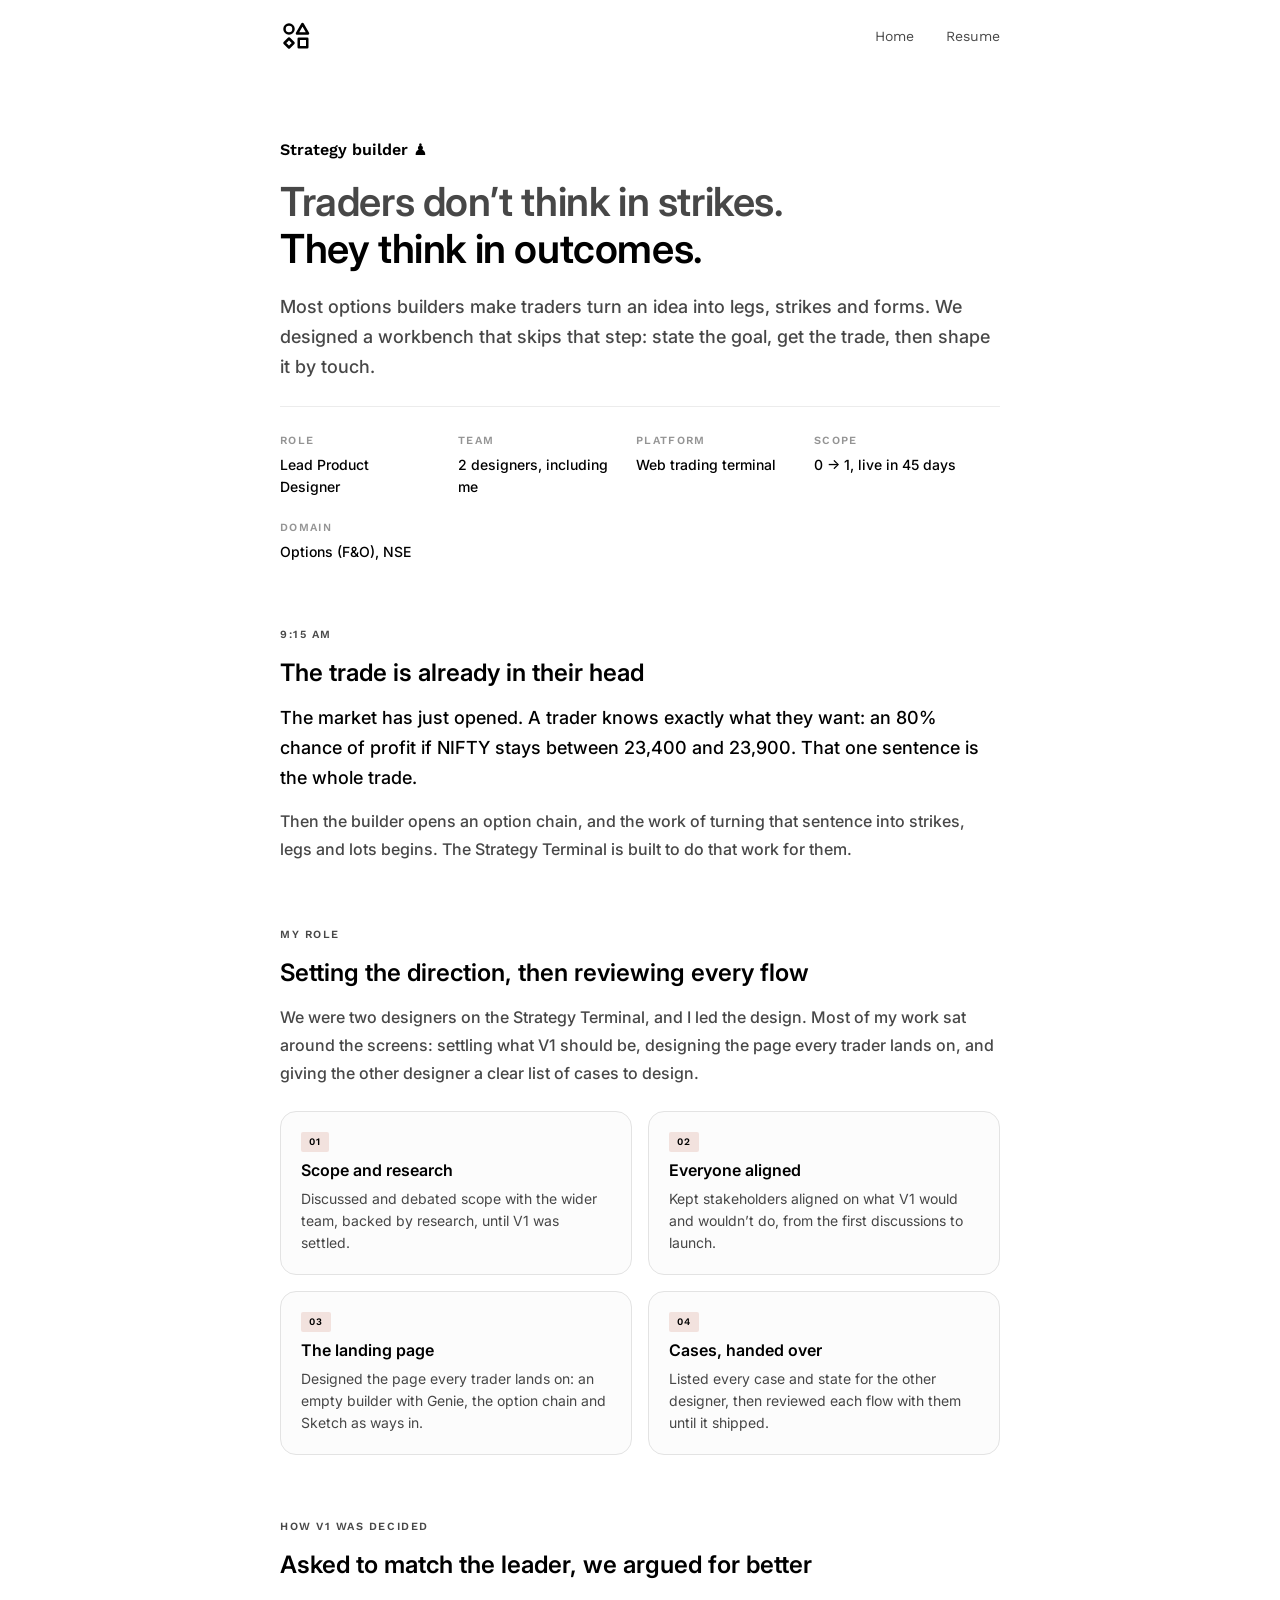
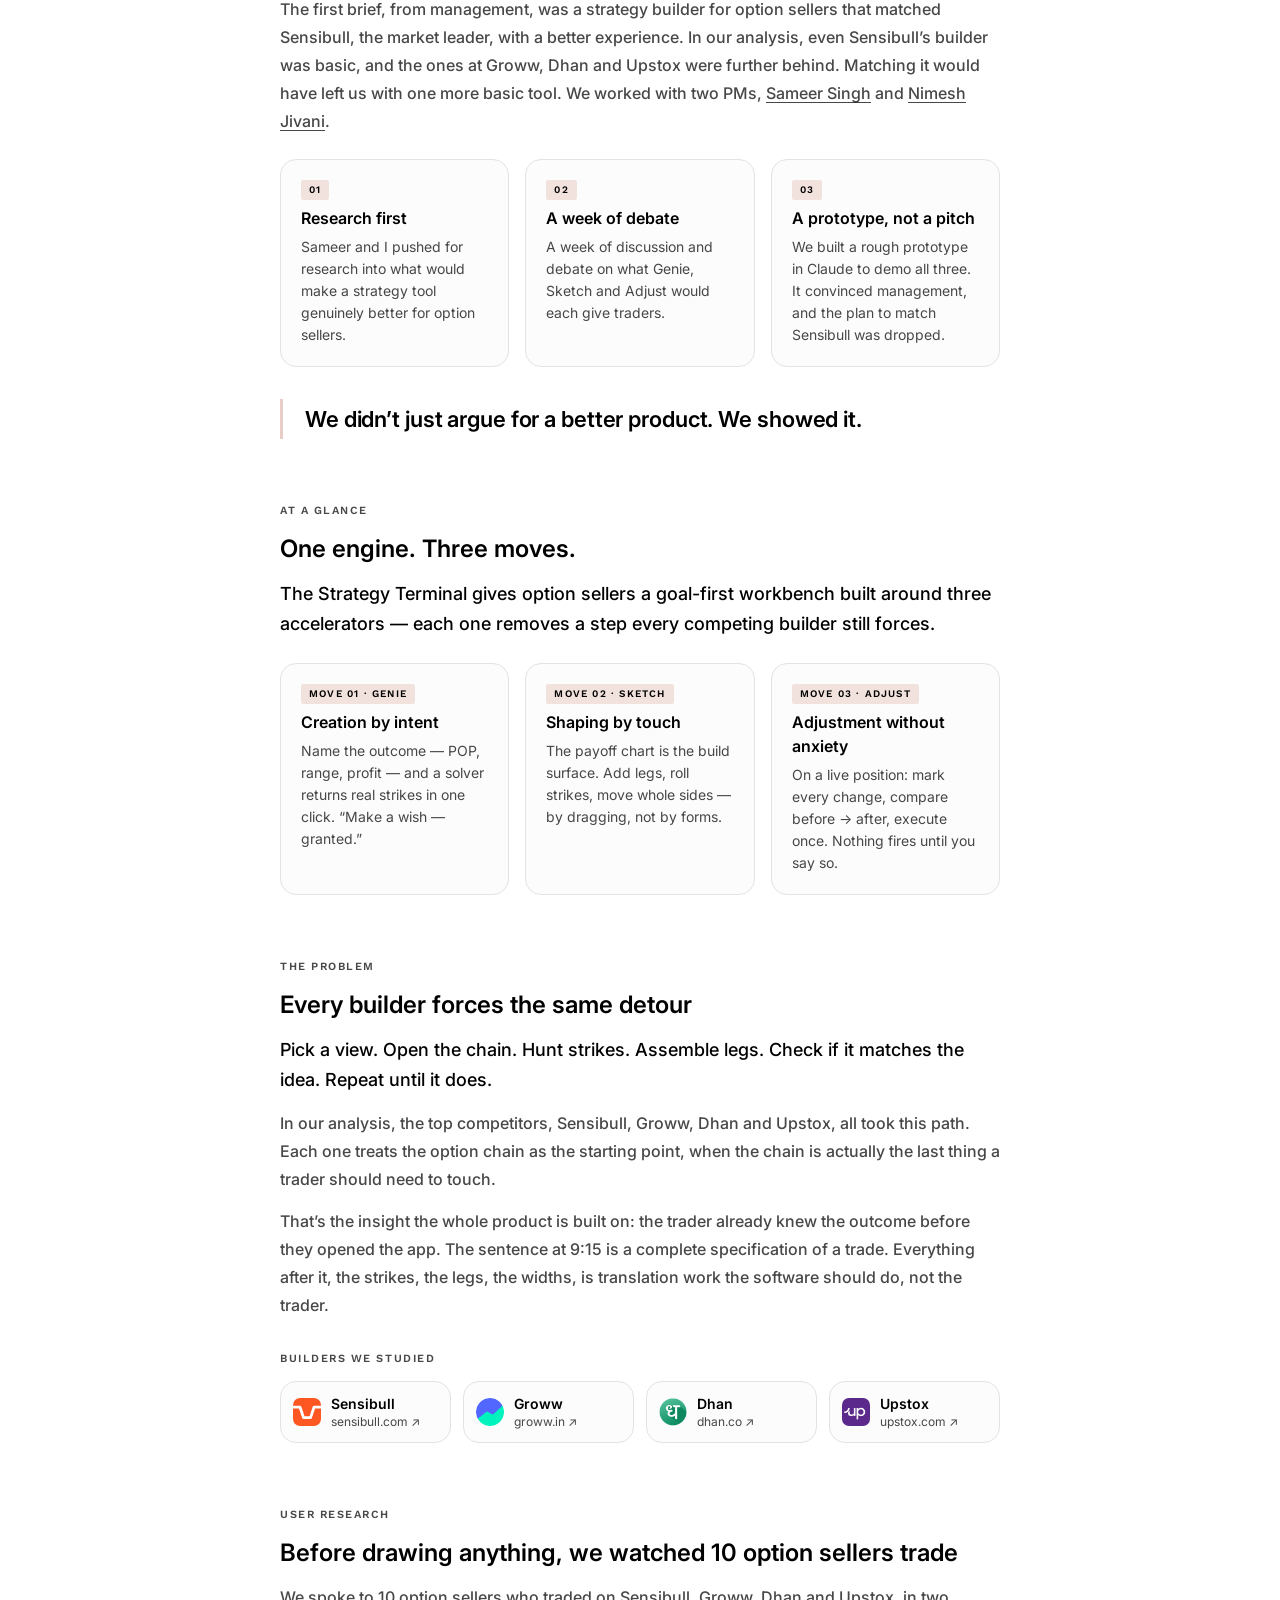
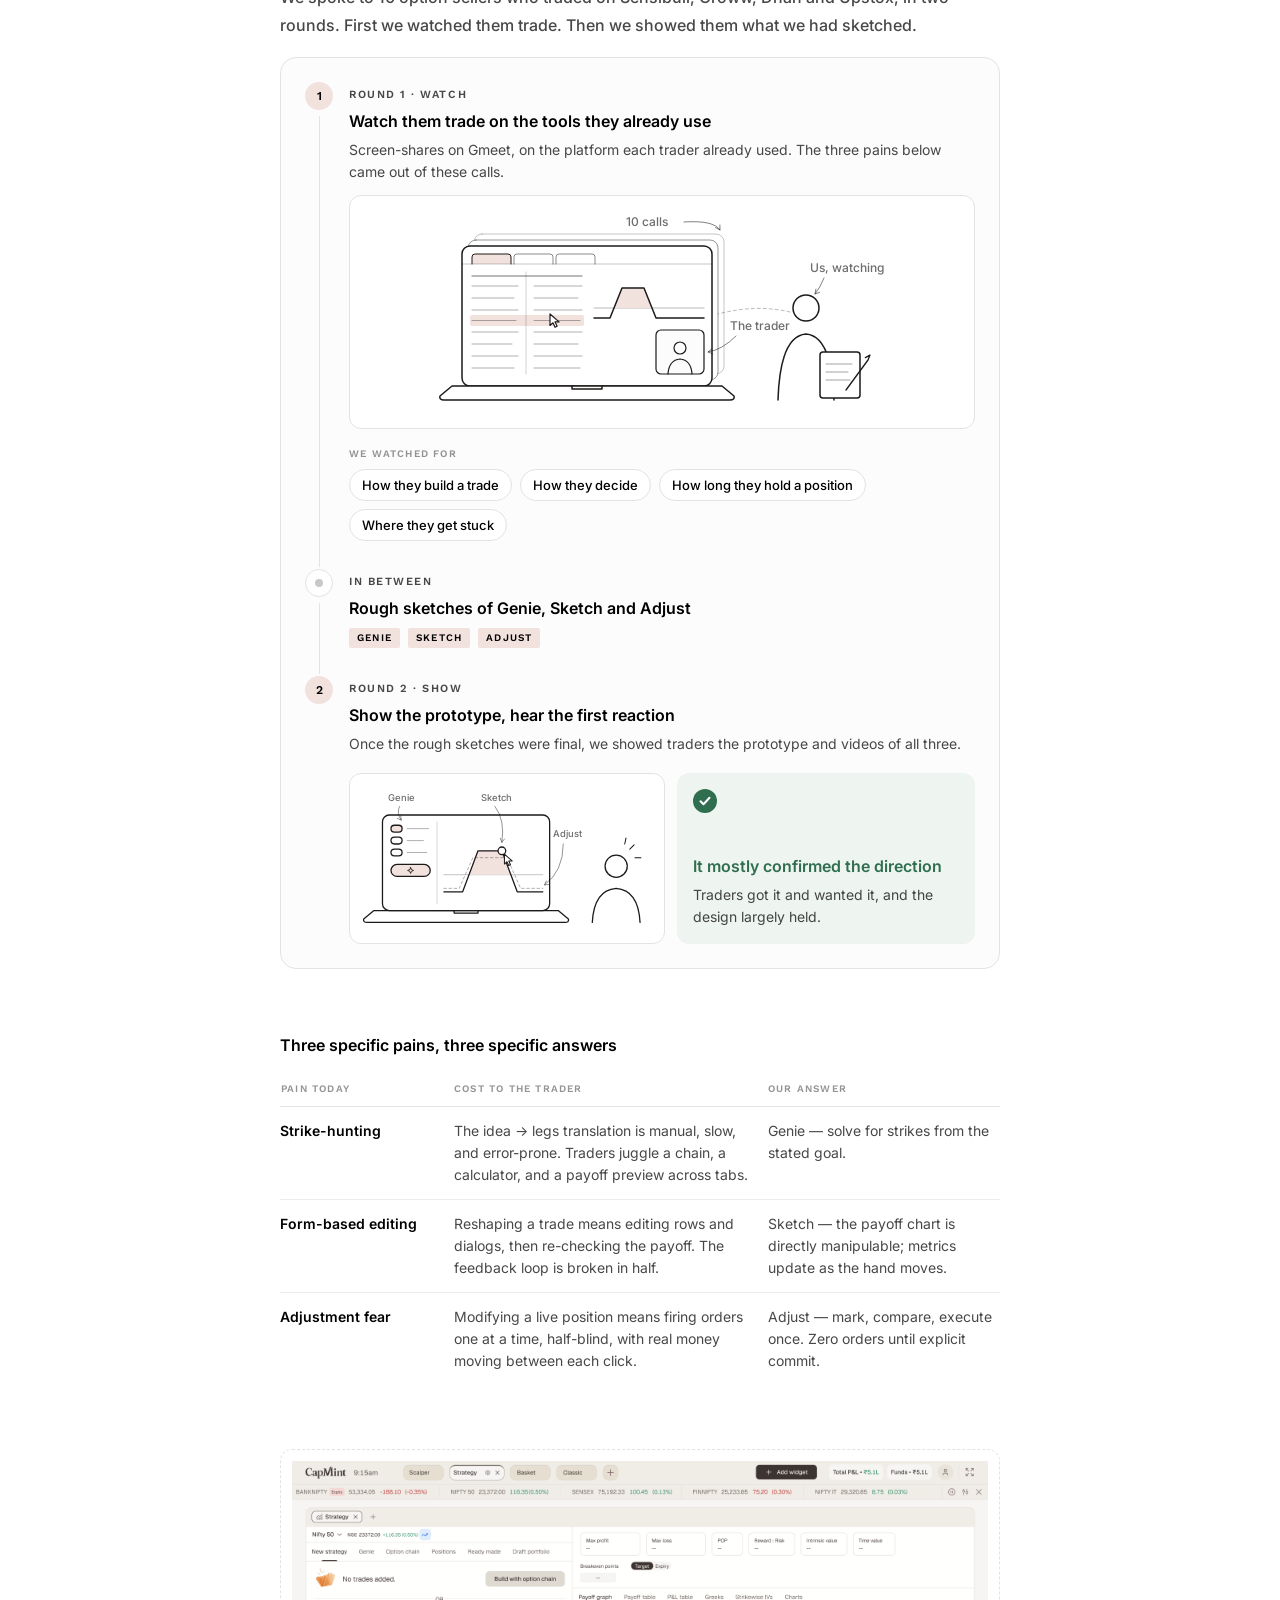
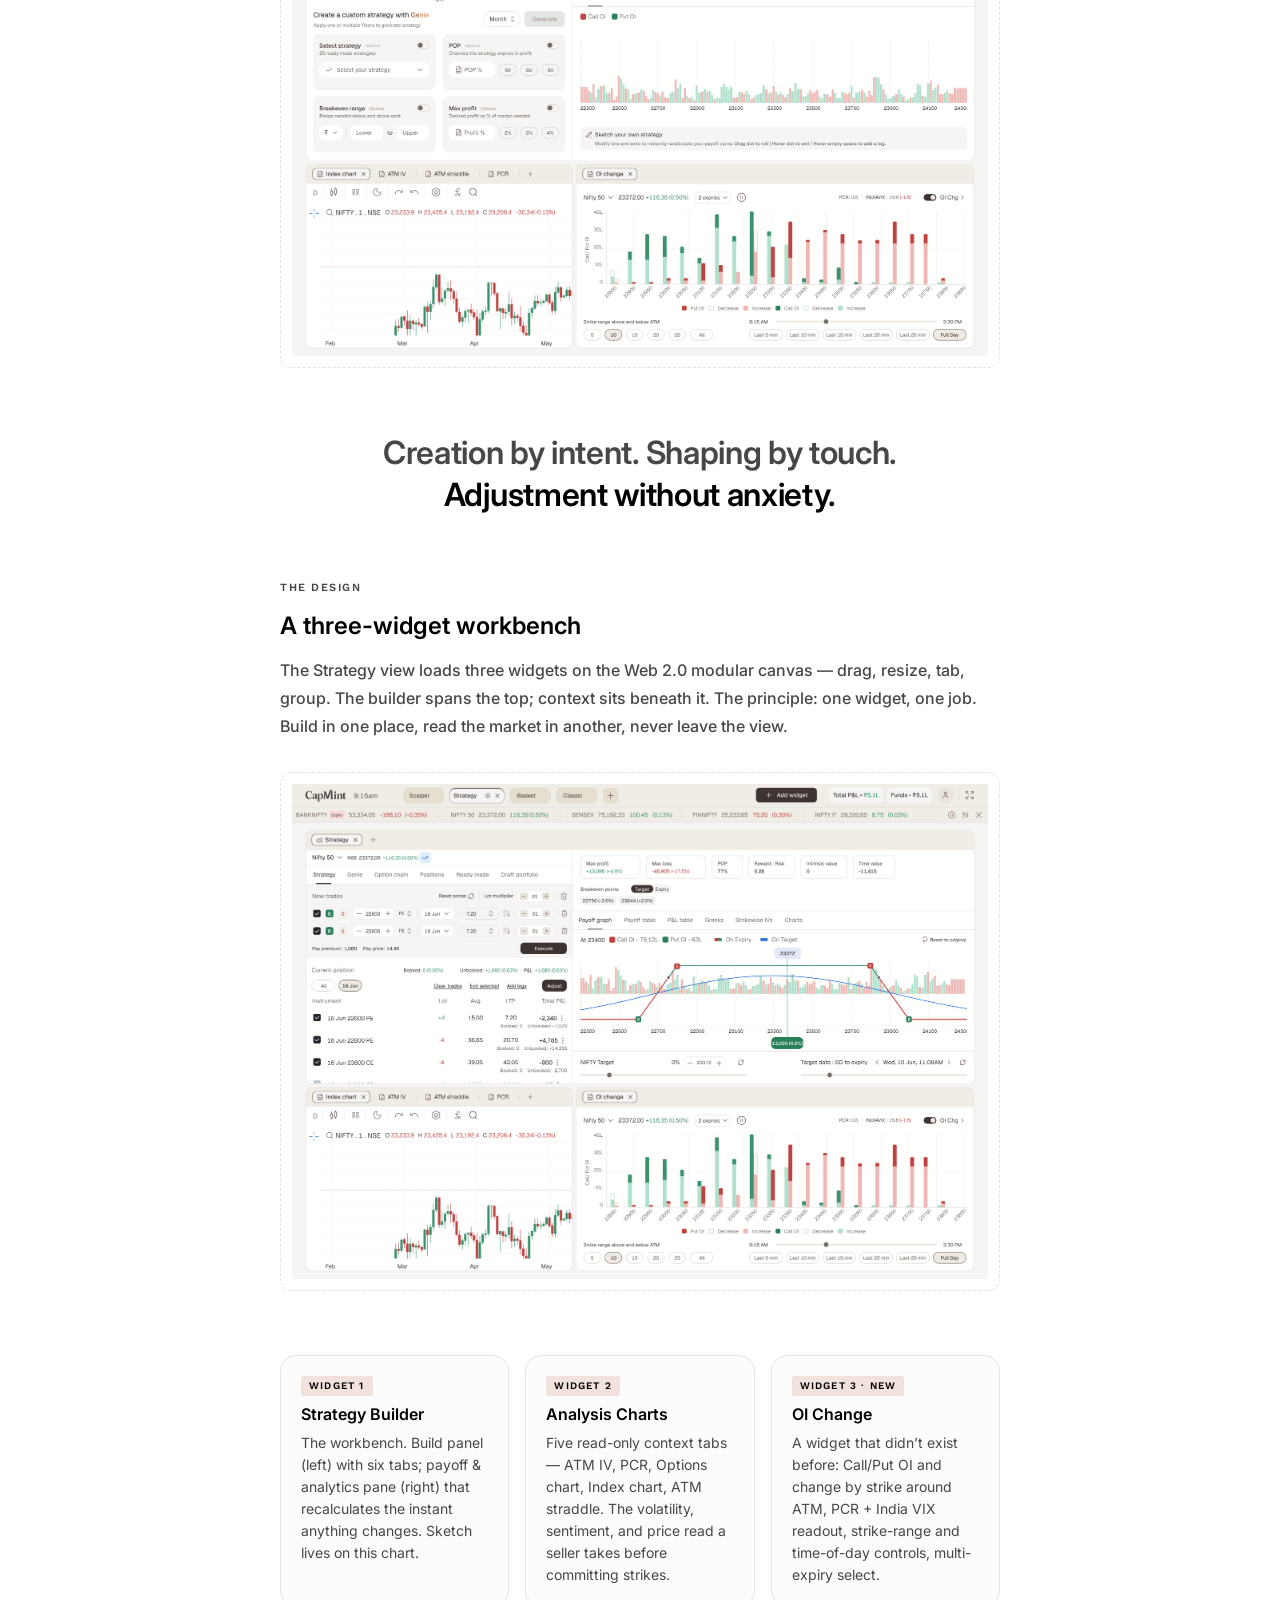
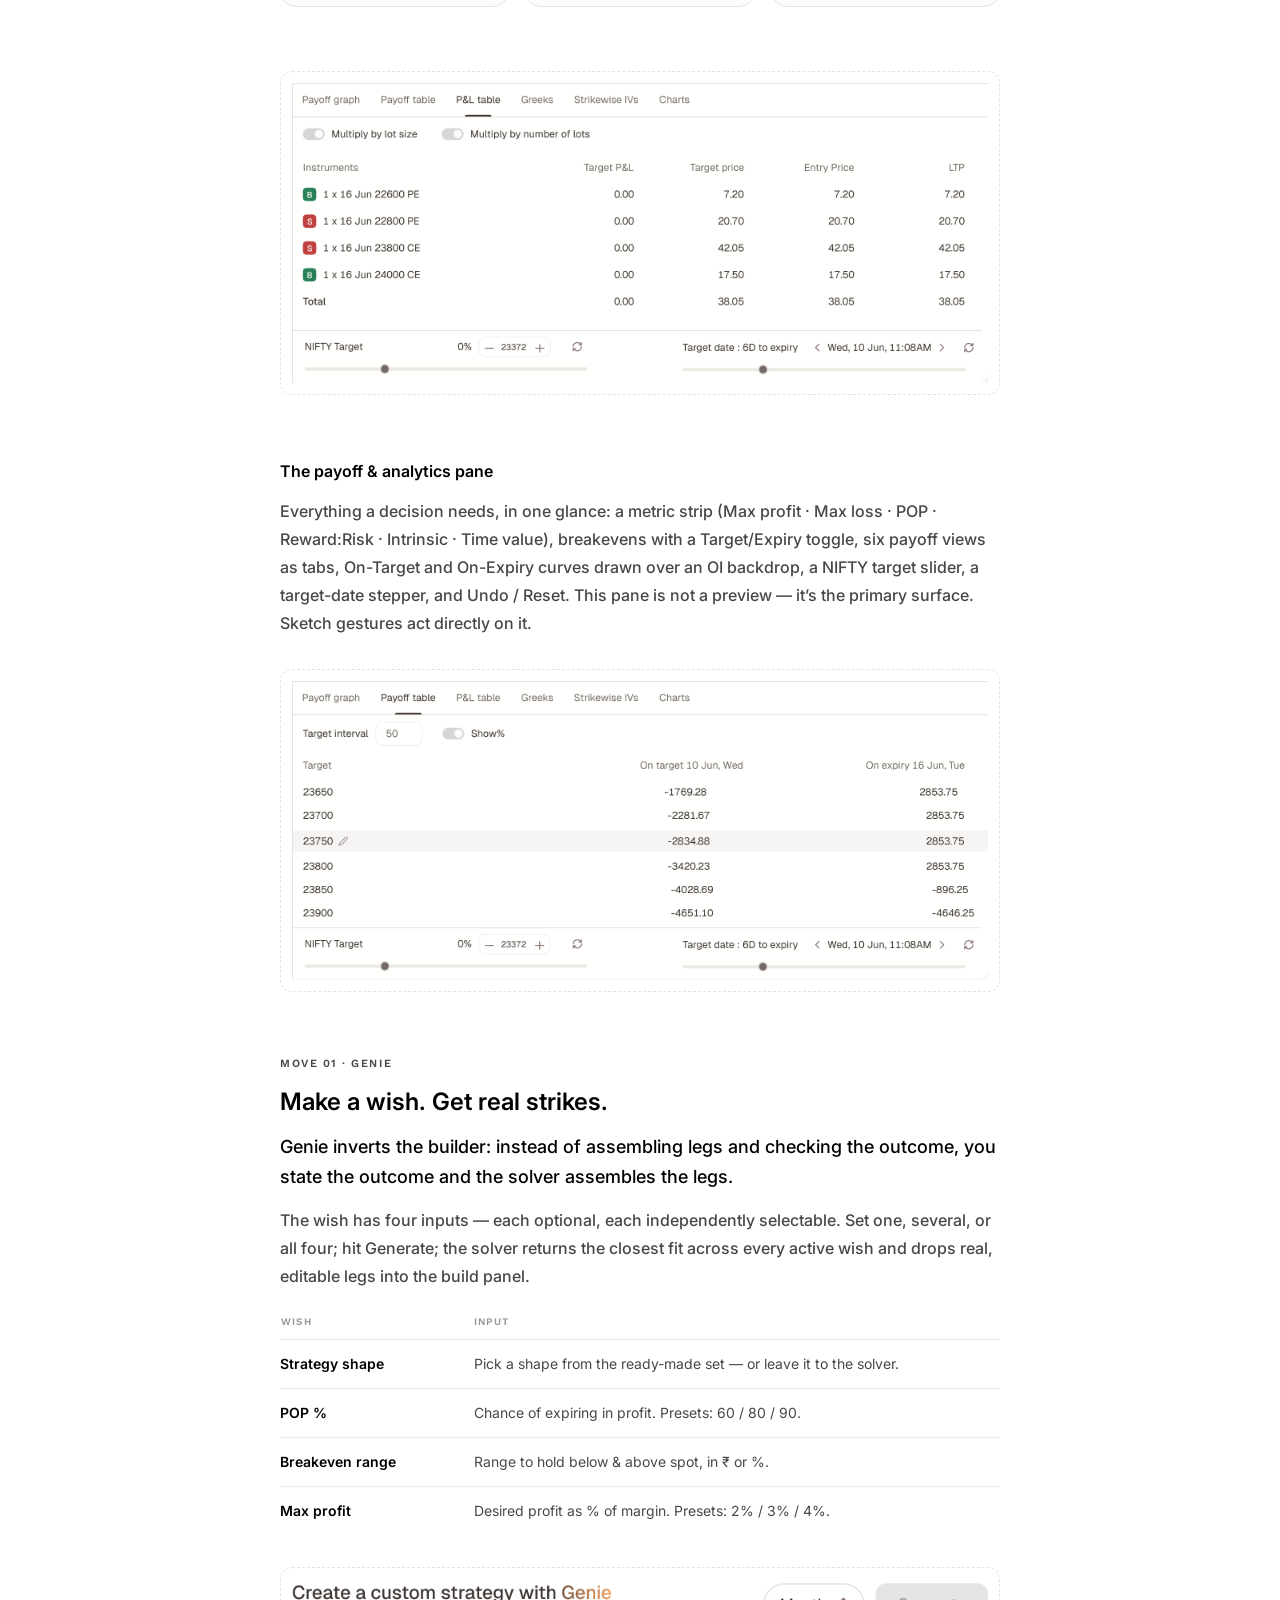
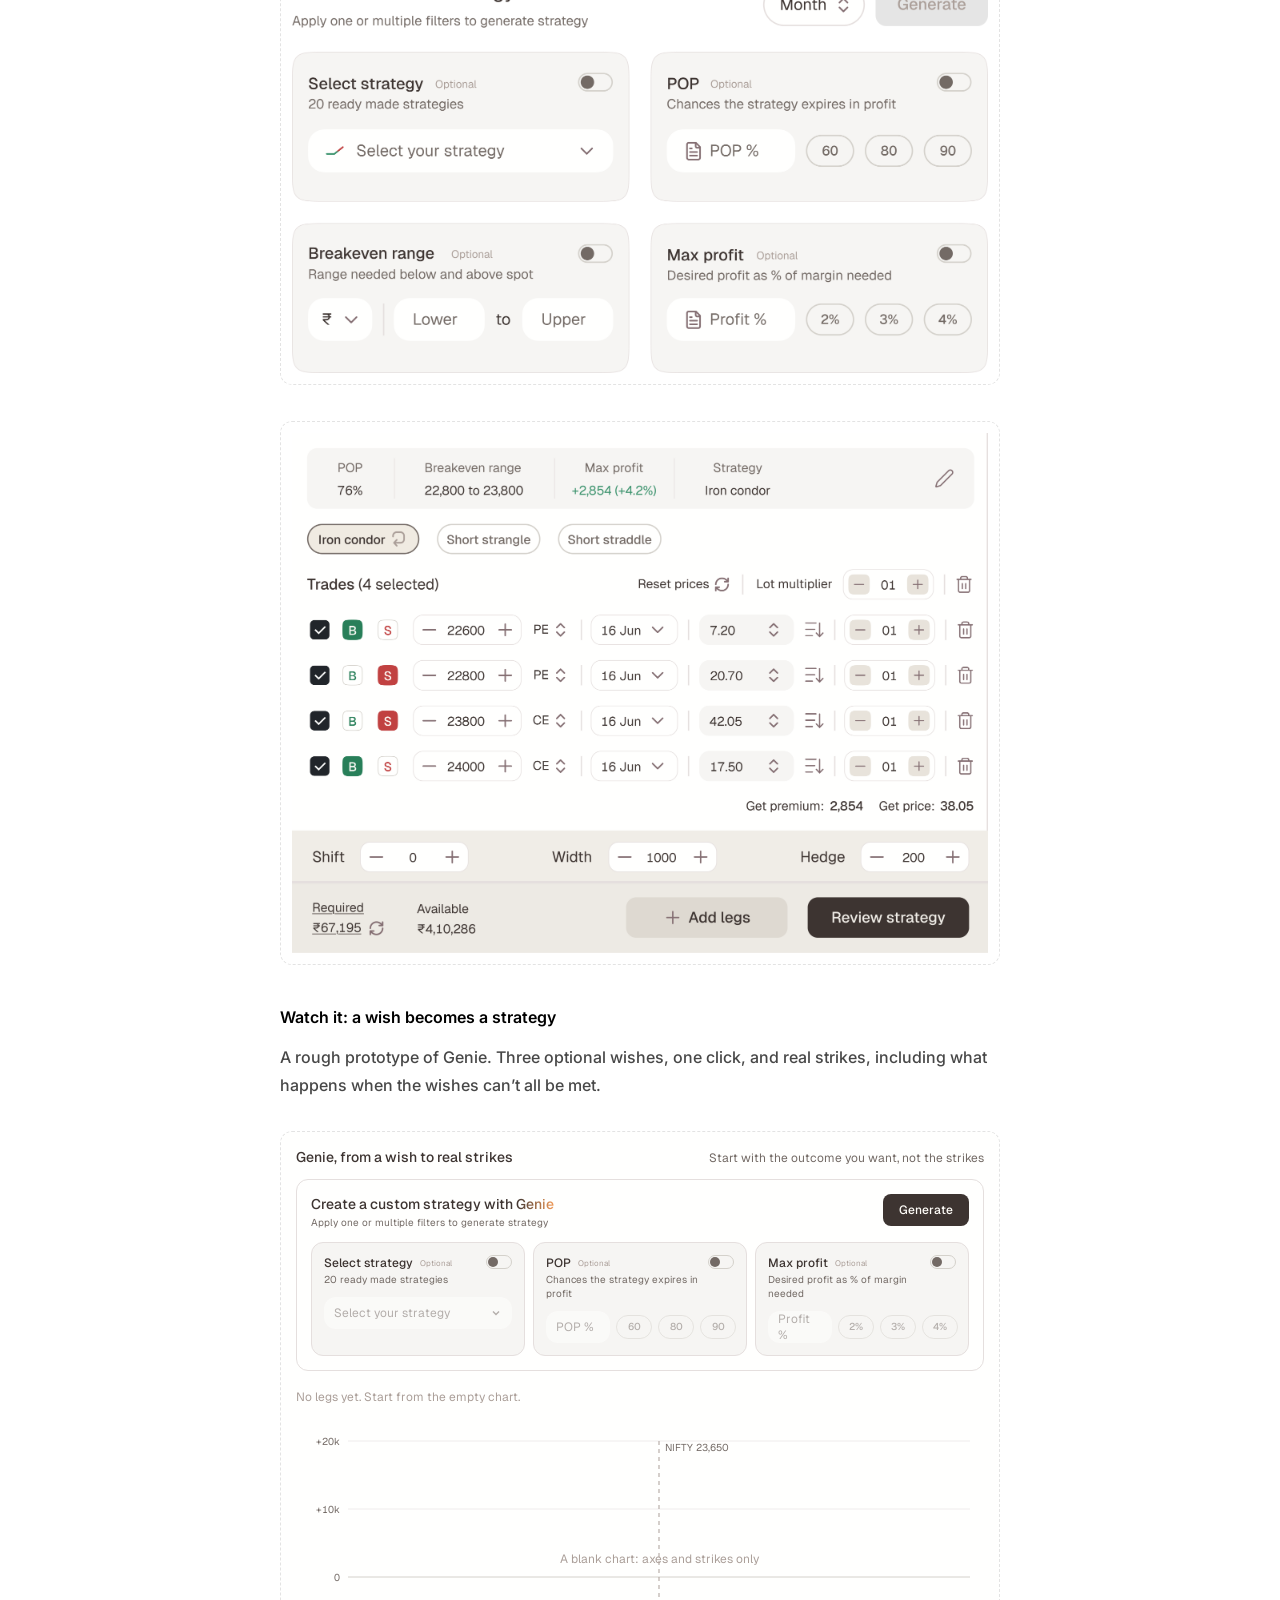
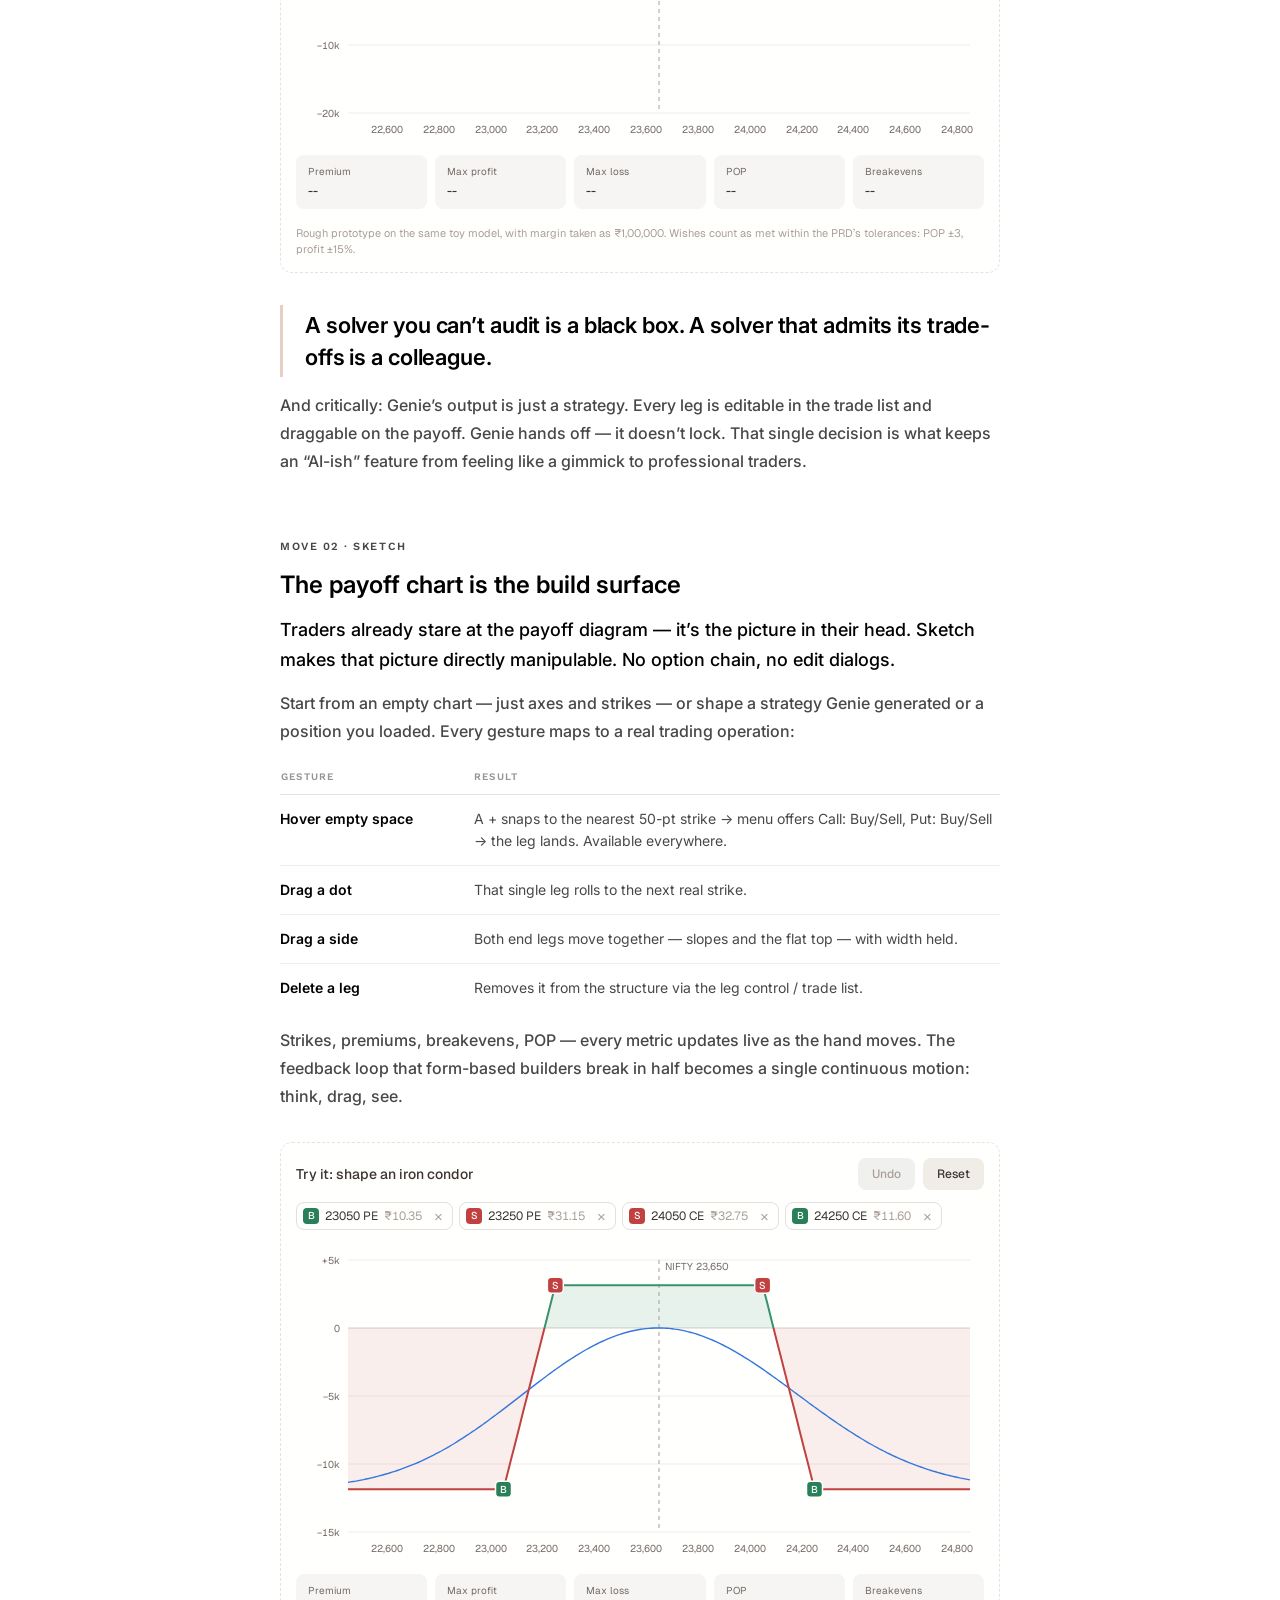
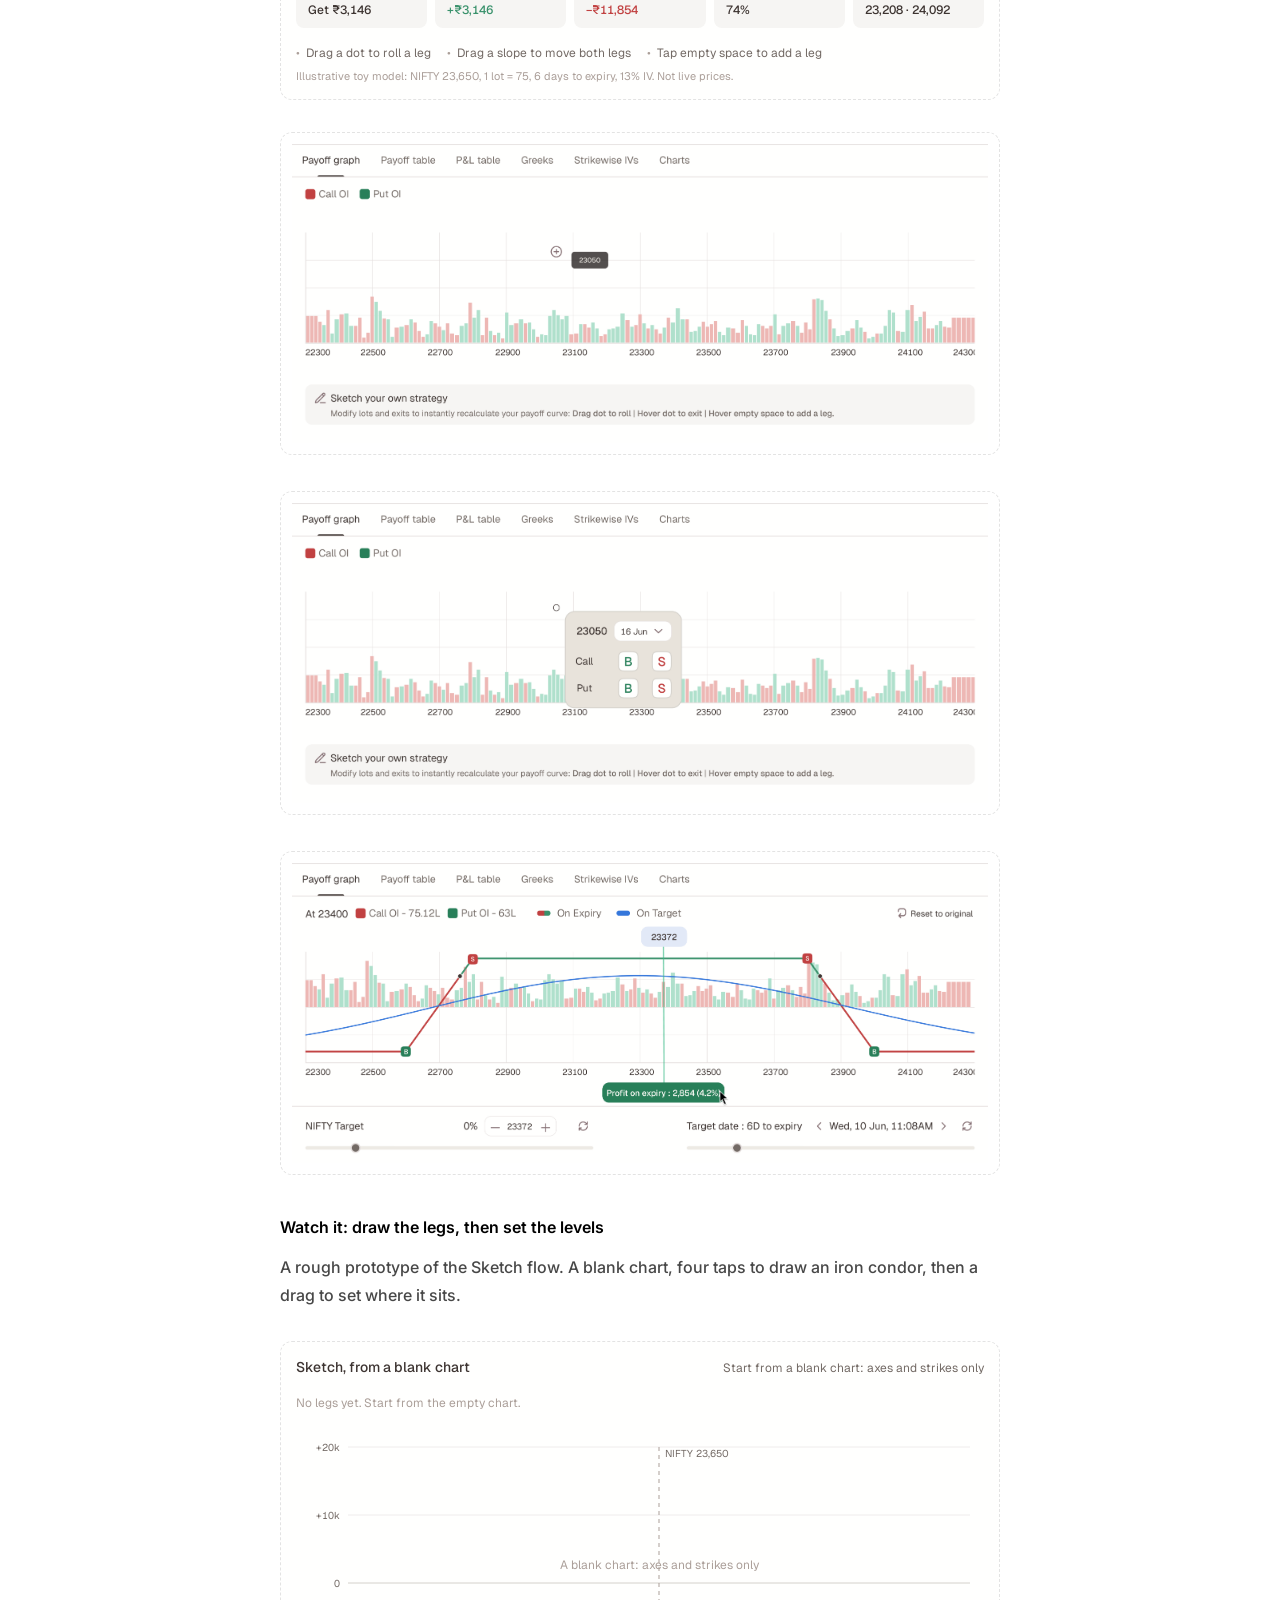
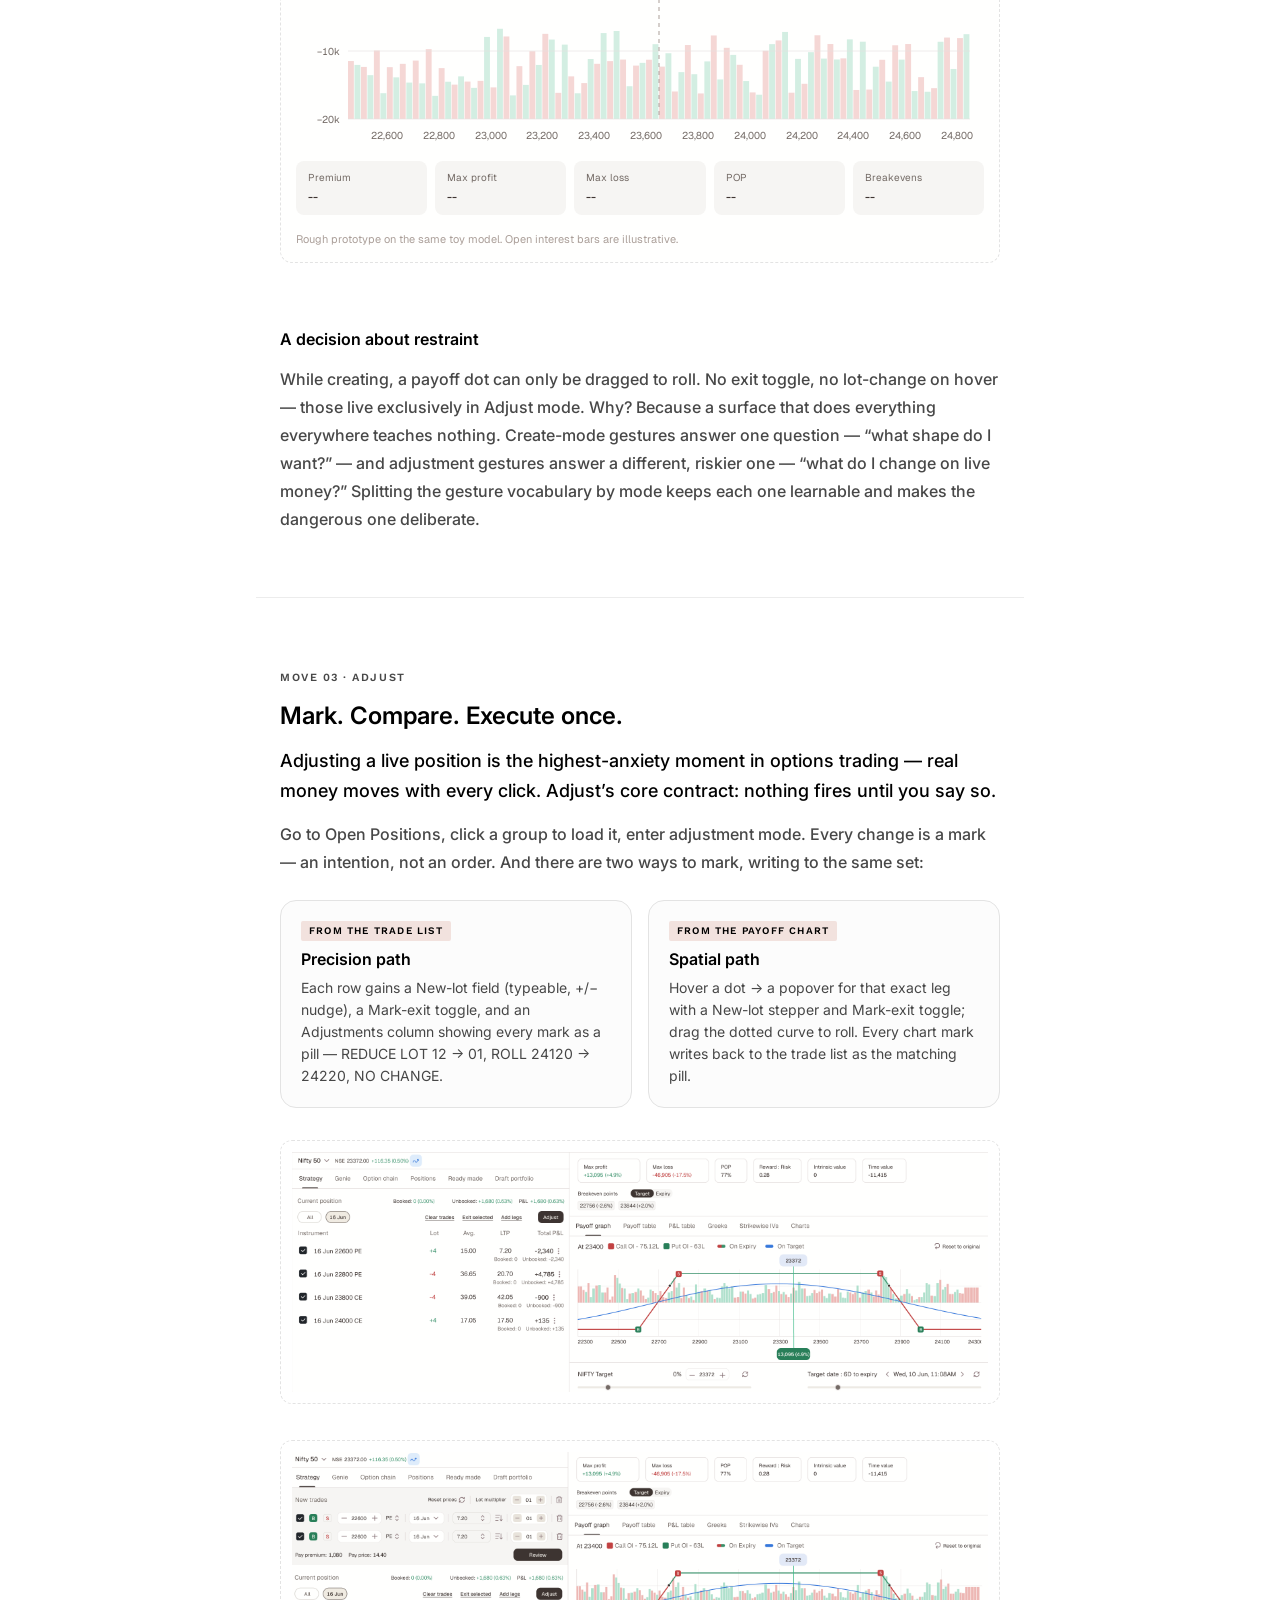
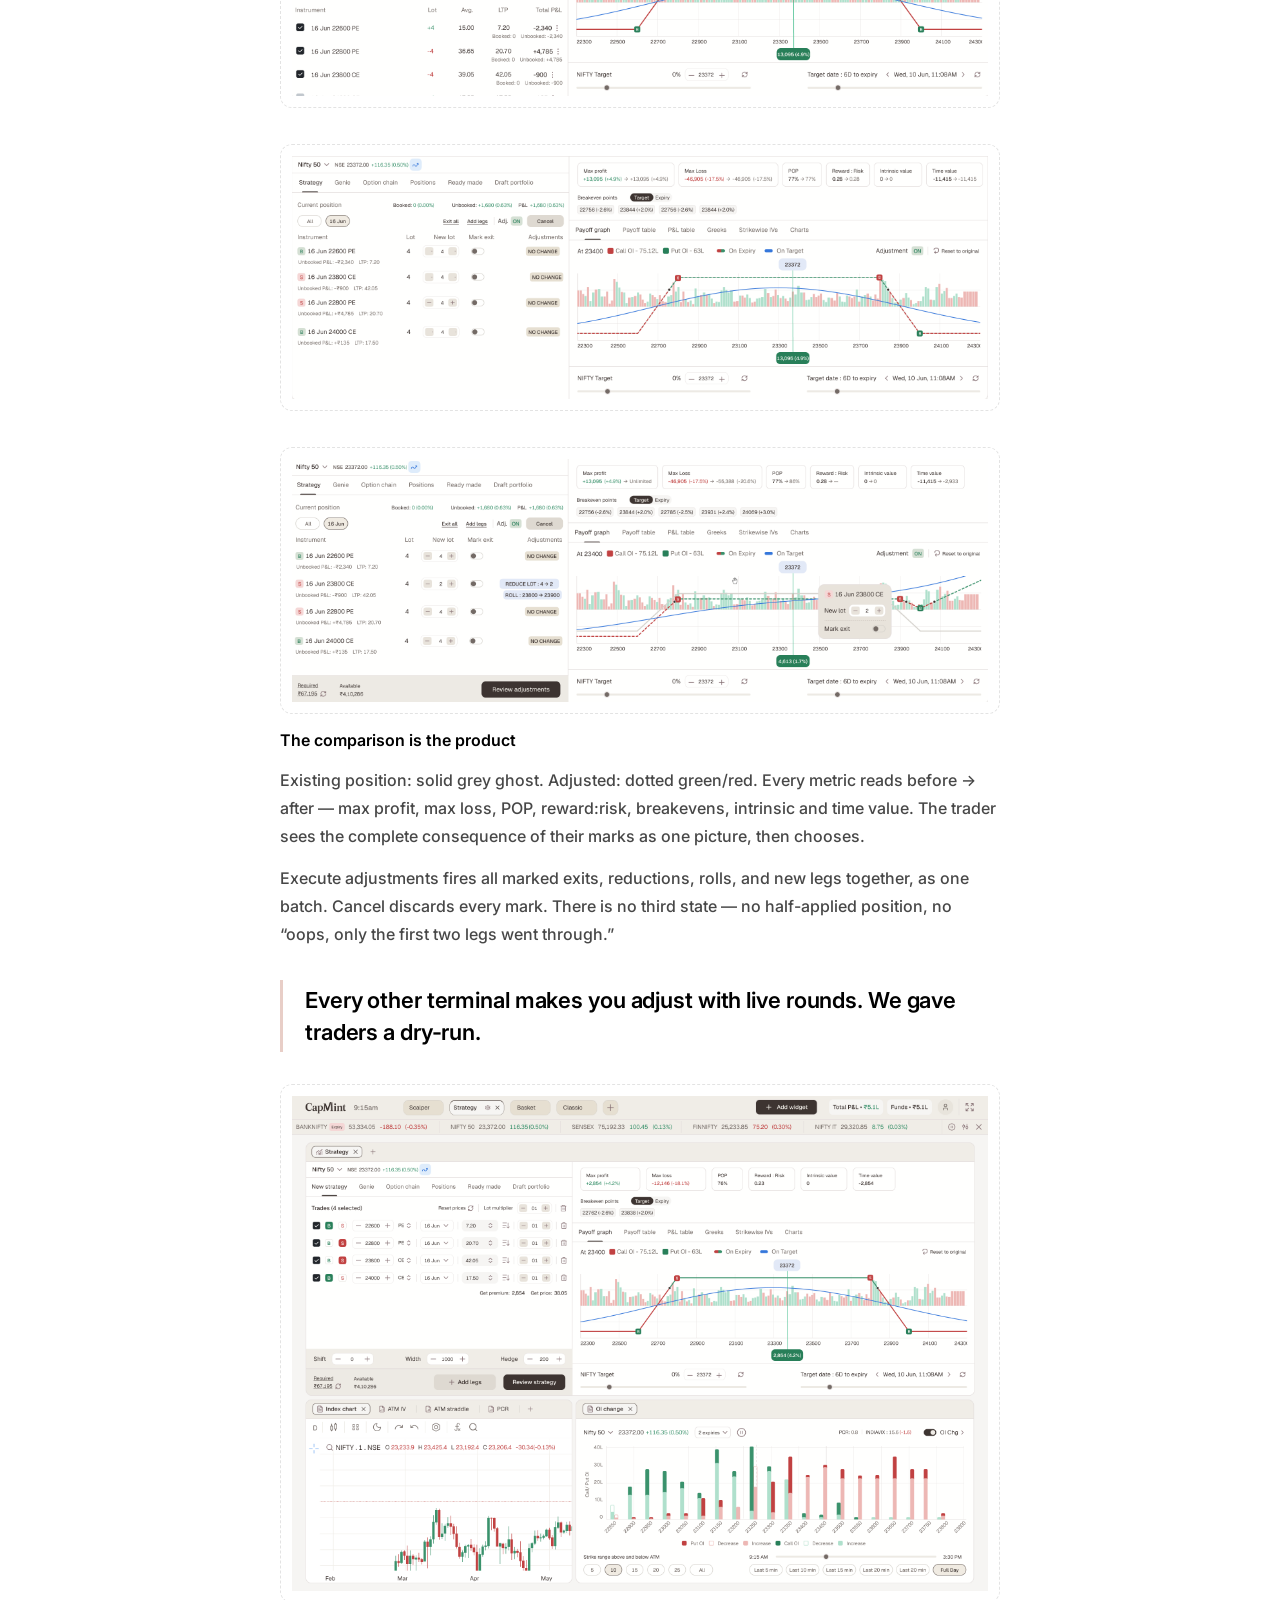
<file: projects/strategy-builder.html>
<!doctype html>
<html lang="en">
<head>
<meta charset="utf-8">
<meta name="viewport" content="width=device-width, initial-scale=1">
<title>Strategy Builder — Case study · Sambeet Dash</title>
<meta name="description" content="A goal-first options workbench for Capmint's web trading terminal. Genie, Sketch and Adjust — three moves that each delete a step every competing builder still forces.">

<meta property="og:title" content="Strategy Builder — traders don't think in strikes">
<meta property="og:description" content="Every options builder makes traders translate an idea into legs and strikes. This one skips the translation: state the goal, get the trade, shape it by touch.">
<meta property="og:type" content="article">

<link rel="icon" href="../assets/favicon.svg" type="image/svg+xml">

<link rel="preconnect" href="https://fonts.googleapis.com">
<link rel="preconnect" href="https://fonts.gstatic.com" crossorigin>
<link href="https://fonts.googleapis.com/css2?family=Geist:wght@400;500;600&family=Inter:wght@400;500;600&family=Work+Sans:wght@400;500;600&display=swap" rel="stylesheet">

<link rel="stylesheet" href="../assets/styles.css?v=29">
<link rel="stylesheet" href="../assets/strategy-builder.css?v=24">
</head>
<body class="sb case-study">

<svg width="0" height="0" style="position:absolute" aria-hidden="true" focusable="false">
  <symbol id="i-logo" viewBox="0 0 64 64" fill="none">
    <g stroke="currentColor" stroke-width="5" stroke-linejoin="round">
      <circle cx="18" cy="18" r="9"/>
      <path d="M45 8 L56 27 L34 27 Z"/>
      <path d="M18 37 L27 46 L18 55 L9 46 Z"/>
      <rect x="37.5" y="37.5" width="17" height="17"/>
    </g>
  </symbol>
  <symbol id="i-menu" viewBox="0 0 24 24" fill="none">
    <path d="M4 18C3.71667 18 3.47917 17.9042 3.2875 17.7125C3.09583 17.5208 3 17.2833 3 17C3 16.7167 3.09583 16.4792 3.2875 16.2875C3.47917 16.0958 3.71667 16 4 16H20C20.2833 16 20.5208 16.0958 20.7125 16.2875C20.9042 16.4792 21 16.7167 21 17C21 17.2833 20.9042 17.5208 20.7125 17.7125C20.5208 17.9042 20.2833 18 20 18H4ZM4 13C3.71667 13 3.47917 12.9042 3.2875 12.7125C3.09583 12.5208 3 12.2833 3 12C3 11.7167 3.09583 11.4792 3.2875 11.2875C3.47917 11.0958 3.71667 11 4 11H20C20.2833 11 20.5208 11.0958 20.7125 11.2875C20.9042 11.4792 21 11.7167 21 12C21 12.2833 20.9042 12.5208 20.7125 12.7125C20.5208 12.9042 20.2833 13 20 13H4ZM4 8C3.71667 8 3.47917 7.90417 3.2875 7.7125C3.09583 7.52083 3 7.28333 3 7C3 6.71667 3.09583 6.47917 3.2875 6.2875C3.47917 6.09583 3.71667 6 4 6H20C20.2833 6 20.5208 6.09583 20.7125 6.2875C20.9042 6.47917 21 6.71667 21 7C21 7.28333 20.9042 7.52083 20.7125 7.7125C20.5208 7.90417 20.2833 8 20 8H4Z" fill="currentColor"/>
  </symbol>
</svg>

<!-- Header — shared with the landing page ---------------------------- -->
<header class="site-header">
  <div class="wrap">
    <div class="site-header__inner">
      <a class="brand" href="../" aria-label="Sambeet Dash — home">
        <svg role="img" aria-hidden="true"><use href="#i-logo"></use></svg>
      </a>

      <nav class="nav" aria-label="Primary">
        <a href="../">Home</a>
        <a href="../assets/Sambeet-Dash-Resume.pdf?v=5" target="_blank" rel="noopener">Resume</a>
      </nav>

      <button class="menu-toggle" type="button"
              aria-expanded="false" aria-controls="nav-panel" aria-label="Open menu">
        <svg aria-hidden="true"><use href="#i-menu"></use></svg>
      </button>
    </div>

    <nav class="nav-panel" id="nav-panel" data-open="false" aria-label="Primary, mobile">
      <a href="../">Home</a>
      <a href="../assets/Sambeet-Dash-Resume.pdf?v=5" target="_blank" rel="noopener">Resume</a>
    </nav>
  </div>
</header>

<main>

  <!-- Hero — Figma 6547:16497–16515 ---------------------------------- -->
  <section class="sb-section sb-hero">
    <div class="wrap">
      <p class="sb-kicker">Strategy builder ♟️</p>

      <h1 class="sb-h1">
        <span>Traders don’t think in strikes.</span>
        They think in outcomes.
      </h1>

      <p class="sb-sub">Most options builders make traders turn an idea into legs, strikes and forms. We designed a workbench that skips that step: state the goal, get the trade, then shape it by touch.</p>

      <dl class="sb-meta">
        <div class="sb-meta__item">
          <dt class="sb-meta__label">ROLE</dt>
          <dd class="sb-meta__value">Lead Product Designer</dd>
        </div>
        <div class="sb-meta__item">
          <dt class="sb-meta__label">TEAM</dt>
          <dd class="sb-meta__value">2 designers, including me</dd>
        </div>
        <div class="sb-meta__item">
          <dt class="sb-meta__label">PLATFORM</dt>
          <dd class="sb-meta__value">Web trading terminal</dd>
        </div>
        <div class="sb-meta__item">
          <dt class="sb-meta__label">SCOPE</dt>
          <dd class="sb-meta__value">0 → 1, live in 45 days</dd>
        </div>
        <div class="sb-meta__item">
          <dt class="sb-meta__label">DOMAIN</dt>
          <dd class="sb-meta__value">Options (F&amp;O), NSE</dd>
        </div>
      </dl>
    </div>
  </section>

  <!-- 9:15 story ------------------------------------------------------ -->
  <section class="sb-section">
    <div class="wrap">
      <p class="sb-eyebrow">9:15 AM</p>
      <h2 class="sb-h2">The trade is already in their head</h2>
      <p class="sb-lede">The market has just opened. A trader knows exactly what they want: an 80% chance of profit if NIFTY stays between 23,400 and 23,900. That one sentence is the whole trade.</p>
      <p class="sb-p">Then the builder opens an option chain, and the work of turning that sentence into strikes, legs and lots begins. The Strategy Terminal is built to do that work for them.</p>
    </div>
  </section>

  <!-- My role --------------------------------------------------------- -->
  <section class="sb-section">
    <div class="wrap">
      <p class="sb-eyebrow">MY ROLE</p>
      <h2 class="sb-h2">Setting the direction, then reviewing every flow</h2>
      <p class="sb-p">We were two designers on the Strategy Terminal, and I led the design. Most of my work sat around the screens: settling what V1 should be, designing the page every trader lands on, and giving the other designer a clear list of cases to design.</p>
      <ul class="sb-cards sb-cards--2">
        <li class="sb-card">
          <span class="sb-tag">01</span>
          <h3 class="sb-card__title">Scope and research</h3>
          <p class="sb-card__body">Discussed and debated scope with the wider team, backed by research, until V1 was settled.</p>
        </li>
        <li class="sb-card">
          <span class="sb-tag">02</span>
          <h3 class="sb-card__title">Everyone aligned</h3>
          <p class="sb-card__body">Kept stakeholders aligned on what V1 would and wouldn’t do, from the first discussions to launch.</p>
        </li>
        <li class="sb-card">
          <span class="sb-tag">03</span>
          <h3 class="sb-card__title">The landing page</h3>
          <p class="sb-card__body">Designed the page every trader lands on: an empty builder with Genie, the option chain and Sketch as ways in.</p>
        </li>
        <li class="sb-card">
          <span class="sb-tag">04</span>
          <h3 class="sb-card__title">Cases, handed over</h3>
          <p class="sb-card__body">Listed every case and state for the other designer, then reviewed each flow with them until it shipped.</p>
        </li>
      </ul>
    </div>
  </section>

  <!-- How V1 was decided — Figma 326:6406 ------------------------------ -->
  <section class="sb-section">
    <div class="wrap">
      <p class="sb-eyebrow">HOW V1 WAS DECIDED</p>
      <h2 class="sb-h2">Asked to match the leader, we argued for better</h2>
      <p class="sb-p">The first brief, from management, was a strategy builder for option sellers that matched Sensibull, the market leader, with a better experience. In our analysis, even Sensibull’s builder was basic, and the ones at Groww, Dhan and Upstox were further behind. Matching it would have left us with one more basic tool. We worked with two PMs, <a class="sb-link" href="https://in.linkedin.com/in/singh-sameer" target="_blank" rel="noopener">Sameer Singh</a> and <a class="sb-link" href="https://in.linkedin.com/in/nimeshjivani" target="_blank" rel="noopener">Nimesh Jivani</a>.</p>
      <ul class="sb-cards sb-cards--3">
        <li class="sb-card">
          <span class="sb-tag">01</span>
          <h3 class="sb-card__title">Research first</h3>
          <p class="sb-card__body">Sameer and I pushed for research into what would make a strategy tool genuinely better for option sellers.</p>
        </li>
        <li class="sb-card">
          <span class="sb-tag">02</span>
          <h3 class="sb-card__title">A week of debate</h3>
          <p class="sb-card__body">A week of discussion and debate on what Genie, Sketch and Adjust would each give traders.</p>
        </li>
        <li class="sb-card">
          <span class="sb-tag">03</span>
          <h3 class="sb-card__title">A prototype, not a pitch</h3>
          <p class="sb-card__body">We built a rough prototype in Claude to demo all three. It convinced management, and the plan to match Sensibull was dropped.</p>
        </li>
      </ul>
      <p class="sb-pull">We didn’t just argue for a better product. We showed it.</p>
    </div>
  </section>

  <!-- At a glance — Figma 6547:16516 --------------------------------- -->
  <section class="sb-section">
    <div class="wrap">
      <p class="sb-eyebrow">AT A GLANCE</p>
      <h2 class="sb-h2">One engine. Three moves.</h2>
      <p class="sb-lede">The Strategy Terminal gives option sellers a goal-first workbench built around three accelerators — each one removes a step every competing builder still forces.</p>

      <ul class="sb-cards sb-cards--3">
        <li class="sb-card">
          <span class="sb-tag">MOVE 01 · GENIE</span>
          <h3 class="sb-card__title">Creation by intent</h3>
          <p class="sb-card__body">Name the outcome — POP, range, profit — and a solver returns real strikes in one click. “Make a wish — granted.”</p>
        </li>
        <li class="sb-card">
          <span class="sb-tag">MOVE 02 · SKETCH</span>
          <h3 class="sb-card__title">Shaping by touch</h3>
          <p class="sb-card__body">The payoff chart is the build surface. Add legs, roll strikes, move whole sides — by dragging, not by forms.</p>
        </li>
        <li class="sb-card">
          <span class="sb-tag">MOVE 03 · ADJUST</span>
          <h3 class="sb-card__title">Adjustment without anxiety</h3>
          <p class="sb-card__body">On a live position: mark every change, compare before → after, execute once. Nothing fires until you say so.</p>
        </li>
      </ul>
    </div>
  </section>

  <!-- The problem — Figma 6547:16536 --------------------------------- -->
  <section class="sb-section">
    <div class="wrap">
      <p class="sb-eyebrow">THE PROBLEM</p>
      <h2 class="sb-h2">Every builder forces the same detour</h2>
      <p class="sb-lede">Pick a view. Open the chain. Hunt strikes. Assemble legs. Check if it matches the idea. Repeat until it does.</p>
      <p class="sb-p">In our analysis, the top competitors, Sensibull, Groww, Dhan and Upstox, all took this path. Each one treats the option chain as the starting point, when the chain is actually the last thing a trader should need to touch.</p>
      <p class="sb-p">That’s the insight the whole product is built on: the trader already knew the outcome before they opened the app. The sentence at 9:15 is a complete specification of a trade. Everything after it, the strikes, the legs, the widths, is translation work the software should do, not the trader.</p>
      <!-- Builders we studied — Figma 329:6406 -->
      <div class="sb-brands">
        <p class="sb-eyebrow">BUILDERS WE STUDIED</p>
        <ul class="sb-brands__row">
        <li><a class="sb-brand" href="https://sensibull.com" target="_blank" rel="noopener">
          <img src="../assets/img/strategy-builder/logos/sensibull.png" alt="" width="28" height="28" loading="lazy">
          <span><b>Sensibull</b><small>sensibull.com ↗</small></span>
        </a></li>
        <li><a class="sb-brand" href="https://groww.in" target="_blank" rel="noopener">
          <img src="../assets/img/strategy-builder/logos/groww.png" alt="" width="28" height="28" loading="lazy">
          <span><b>Groww</b><small>groww.in ↗</small></span>
        </a></li>
        <li><a class="sb-brand" href="https://dhan.co" target="_blank" rel="noopener">
          <img src="../assets/img/strategy-builder/logos/dhan.png" alt="" width="28" height="28" loading="lazy">
          <span><b>Dhan</b><small>dhan.co ↗</small></span>
        </a></li>
        <li><a class="sb-brand" href="https://upstox.com" target="_blank" rel="noopener">
          <img src="../assets/img/strategy-builder/logos/upstox.png" alt="" width="28" height="28" loading="lazy">
          <span><b>Upstox</b><small>upstox.com ↗</small></span>
        </a></li>
        </ul>
      </div>
    </div>
  </section>

  <!-- User research — Figma 347:6410 ------------------------------------ -->
  <section class="sb-section" id="research">
    <div class="wrap">
      <p class="sb-eyebrow">USER RESEARCH</p>
      <h2 class="sb-h2">Before drawing anything, we watched 10 option sellers trade</h2>
      <p class="sb-p">We spoke to 10 option sellers who traded on Sensibull, Groww, Dhan and Upstox, in two rounds. First we watched them trade. Then we showed them what we had sketched.</p>
      <ol class="sb-rs">
        <li class="sb-rs__step">
          <span class="sb-rs__dot" aria-hidden="true">1</span>
          <div class="sb-rs__body">
            <p class="sb-rs__label">ROUND 1 · WATCH</p>
            <h3 class="sb-card__title">Watch them trade on the tools they already use</h3>
            <p class="sb-card__body">Screen-shares on Gmeet, on the platform each trader already used. The three pains below came out of these calls.</p>
            <div class="sb-rs__sketch sb-rs__sketch--wide" role="img" aria-label="Line sketch: one of 10 Gmeet calls. A trader shares their screen with an option chain and payoff chart, while we watch">
              <svg viewBox="0 0 480 200" fill="none" aria-hidden="true">
              <g stroke="#1C1A19" stroke-width="1.5" stroke-linecap="round" stroke-linejoin="round">
              <rect x="52" y="22" width="250" height="140" rx="8" fill="#FFFFFF" stroke-opacity="0.25" stroke-width="1"/>
              <rect x="46" y="28" width="250" height="140" rx="8" fill="#FFFFFF" stroke-opacity="0.45" stroke-width="1"/>
              <rect x="40" y="34" width="250" height="140" rx="8" fill="#FFFFFF"/>
              <path d="M30 174H300L312 184Q313 188 308 188H22Q17 188 18 184Z" fill="#FFFFFF"/>
              <path d="M150 174v3h30v-3"/>
              <path d="M50 52V45Q50 42 53 42H86Q89 42 89 45V52" fill="#F2E2DE" stroke-width="1"/>
              <path d="M92 52V45Q92 42 95 42H128Q131 42 131 45V52M134 52V45Q134 42 137 42H170Q173 42 173 45V52" stroke-width="1" stroke-opacity="0.5"/>
              <path d="M40 52H290" stroke-width="1" stroke-opacity="0.25"/>
              <rect x="48" y="103" width="114" height="11" rx="2" fill="#F2E2DE" stroke="none"/>
              <path d="M50 64H160" stroke-width="1.2" stroke-opacity="0.6"/>
              <path d="M50 74H96M112 74H160M50 86H92M112 86H156M50 98H96M112 98H160M50 108.5H94M112 108.5H158M50 120H96M112 120H160M50 132H90M112 132H156M50 144H96M112 144H160M50 156H92M112 156H158" stroke-width="1" stroke-opacity="0.35"/>
              <path d="M104 60V162" stroke-width="1" stroke-opacity="0.2"/>
              <path d="M172 96H282" stroke-width="1" stroke-opacity="0.3"/>
              <path d="M192 96L200 76H222L230 96Z" fill="#F2E2DE" stroke="none"/>
              <path d="M172 106H188L200 76H222L234 106H282"/>
              <path d="M128 102v11.5l3-2.7 2 4.5 2.1-1-2-4.4h4z" fill="#FFFFFF" stroke-width="1.2"/>
              <rect x="234" y="118" width="48" height="44" rx="5" fill="#FCFCFC" stroke-width="1.2"/>
              <circle cx="258" cy="136" r="6" stroke-width="1.2"/>
              <path d="M246 162Q247 148 258 147Q269 148 270 162" stroke-width="1.2"/>
              <path d="M368 100Q334 92 296 102" stroke-width="1" stroke-opacity="0.3" stroke-dasharray="3 3"/>
              <circle cx="384" cy="96" r="13"/>
              <path d="M356 188Q358 124 384 122Q410 124 412 188"/>
              <rect x="398" y="140" width="40" height="46" rx="3" fill="#FFFFFF"/>
              <path d="M404 152H430M404 160H426M404 168H428" stroke-width="1" stroke-opacity="0.4"/>
              <path d="M424 178L446 148M446 148l2-5-4.6 2.6" stroke-width="1.3"/>
              <path d="M262 10Q292 8 298 18M297.9 13L298 18L293.6 15.6" stroke-width="1" stroke-opacity="0.55"/>
              <path d="M314 124Q300 138 286 140M290.7 141.8L286 140L289.9 136.8" stroke-width="1" stroke-opacity="0.55"/>
              <path d="M402 66Q398 76 393 82M397.7 80.3L393 82L393.9 77.1" stroke-width="1" stroke-opacity="0.55"/>
              </g>
              <g font-family="Inter, system-ui, sans-serif" font-size="12" font-weight="500" fill="#1C1A19" fill-opacity="0.64">
              <text x="204" y="14">10 calls</text>
              <text x="308" y="118">The trader</text>
              <text x="388" y="60">Us, watching</text>
              </g>
              </svg>
            </div>
            <p class="sb-rs__sub">WE WATCHED FOR</p>
            <ul class="sb-rs__chips">
              <li>How they build a trade</li>
              <li>How they decide</li>
              <li>How long they hold a position</li>
              <li>Where they get stuck</li>
            </ul>
          </div>
        </li>
        <li class="sb-rs__step sb-rs__step--mid">
          <span class="sb-rs__dot" aria-hidden="true"></span>
          <div class="sb-rs__body">
            <p class="sb-rs__label">IN BETWEEN</p>
            <h3 class="sb-card__title">Rough sketches of Genie, Sketch and Adjust</h3>
            <p class="sb-rs__tags"><span class="sb-tag">GENIE</span><span class="sb-tag">SKETCH</span><span class="sb-tag">ADJUST</span></p>
          </div>
        </li>
        <li class="sb-rs__step">
          <span class="sb-rs__dot" aria-hidden="true">2</span>
          <div class="sb-rs__body">
            <p class="sb-rs__label">ROUND 2 · SHOW</p>
            <h3 class="sb-card__title">Show the prototype, hear the first reaction</h3>
            <p class="sb-card__body">Once the rough sketches were final, we showed traders the prototype and videos of all three.</p>
            <div class="sb-rs__show">
              <div class="sb-rs__sketch" role="img" aria-label="Line sketch: a trader watches the prototype on a laptop, with Genie, Sketch and Adjust pointed out on screen">
                <svg viewBox="0 0 340 170" fill="none" aria-hidden="true">
                <g stroke="#1C1A19" stroke-width="1.5" stroke-linecap="round" stroke-linejoin="round">
                <rect x="24" y="34" width="196" height="112" rx="8"/>
                <path d="M14 146H230L242 156Q243 160 238 160H6Q1 160 2 156Z"/>
                <path d="M108 146v3h28v-3"/>
                <rect x="34" y="46" width="13" height="8" rx="4" fill="#F2E2DE"/>
                <rect x="34" y="60" width="13" height="8" rx="4"/>
                <rect x="34" y="74" width="13" height="8" rx="4"/>
                <path d="M53 50H78M53 64H72M53 78H76" stroke-width="1" stroke-opacity="0.4"/>
                <rect x="34" y="92" width="46" height="14" rx="7" fill="#F2E2DE"/>
                <path d="M57 95.5l1 2.5 2.5 1-2.5 1-1 2.5-1-2.5-2.5-1 2.5-1z" stroke-width="1"/>
                <path d="M88 42V138" stroke-width="1" stroke-opacity="0.2"/>
                <path d="M96 104H212" stroke-width="1" stroke-opacity="0.3"/>
                <path d="M125.5 104L136 76H164L174.5 104Z" fill="#F2E2DE" stroke="none"/>
                <path d="M96 120H114L130 84H170L186 120H212" stroke-width="1" stroke-opacity="0.4" stroke-dasharray="3 3"/>
                <path d="M96 124H118L136 76H164L182 124H212"/>
                <circle cx="164" cy="76" r="4.5" fill="#FFFFFF"/>
                <path d="M167 80v11.5l3-2.7 2 4.5 2.1-1-2-4.4h4z" fill="#FFFFFF" stroke-width="1.2"/>
                <path d="M44 24Q40 32 46 40M45.4 35L46 40L41.4 38" stroke-width="1" stroke-opacity="0.55"/>
                <path d="M156 24Q168 40 164 66M167.1 62.1L164 66L162.2 61.3" stroke-width="1" stroke-opacity="0.55"/>
                <path d="M236 68Q236 100 214 116M219 115.5L214 116L216 111.4" stroke-width="1" stroke-opacity="0.55"/>
                <circle cx="298" cy="94" r="13"/>
                <path d="M270 160Q272 122 298 120Q324 122 326 160"/>
                <path d="M314 74l5-5M320 84h7M308 68l1.5-7" stroke-width="1.2"/>
                </g>
                <g font-family="Inter, system-ui, sans-serif" font-size="11" font-weight="500" fill="#1C1A19" fill-opacity="0.64">
                <text x="30" y="18">Genie</text>
                <text x="140" y="18">Sketch</text>
                <text x="224" y="60">Adjust</text>
                </g>
                </svg>
              </div>
              <div class="sb-rs__result">
                <svg viewBox="0 0 24 24" aria-hidden="true"><circle cx="12" cy="12" r="12"/><path d="M7.5 12.2l3 3 6-6.4"/></svg>
                <p class="sb-rs__verdict">It mostly confirmed the direction</p>
                <p class="sb-card__body">Traders got it and wanted it, and the design largely held.</p>
              </div>
            </div>
          </div>
        </li>
      </ol>
    </div>
  </section>

  <!-- Pains table — Figma 6547:16542 + 16543 ------------------------- -->
  <section class="sb-section">
    <div class="wrap">
      <h2 class="sb-h3">Three specific pains, three specific answers</h2>

      <table class="sb-table sb-table--pains">
        <colgroup><col><col><col></colgroup>
        <thead>
          <tr>
            <th scope="col">PAIN TODAY</th>
            <th scope="col">COST TO THE TRADER</th>
            <th scope="col">OUR ANSWER</th>
          </tr>
        </thead>
        <tbody>
          <tr>
            <td>Strike-hunting</td>
            <td data-label="COST TO THE TRADER">The idea → legs translation is manual, slow, and error-prone. Traders juggle a chain, a calculator, and a payoff preview across tabs.</td>
            <td data-label="OUR ANSWER">Genie — solve for strikes from the stated goal.</td>
          </tr>
          <tr>
            <td>Form-based editing</td>
            <td data-label="COST TO THE TRADER">Reshaping a trade means editing rows and dialogs, then re-checking the payoff. The feedback loop is broken in half.</td>
            <td data-label="OUR ANSWER">Sketch — the payoff chart is directly manipulable; metrics update as the hand moves.</td>
          </tr>
          <tr>
            <td>Adjustment fear</td>
            <td data-label="COST TO THE TRADER">Modifying a live position means firing orders one at a time, half-blind, with real money moving between each click.</td>
            <td data-label="OUR ANSWER">Adjust — mark, compare, execute once. Zero orders until explicit commit.</td>
          </tr>
        </tbody>
      </table>
    </div>
  </section>

  <!-- Screen 1 — Figma 6547:18261 / image 20 ------------------------- -->
  <section class="sb-section">
    <div class="wrap">
      <figure class="sb-shot">
        <div class="sb-shot__inner" style="--sb-ar: 696 / 495.031">
          <img src="../assets/img/strategy-builder/screen-01.png?v=3" alt="The Strategy Builder workbench: build panel on the left, payoff and analytics pane on the right." width="3484" height="2478" loading="lazy" decoding="async">
        </div>
      </figure>
    </div>
  </section>

  <!-- Statement — Figma 6547:16560 ----------------------------------- -->
  <section class="sb-section">
    <div class="wrap">
      <p class="sb-statement">
        <span>Creation by intent. Shaping by touch.</span>
        Adjustment without anxiety.
      </p>
    </div>
  </section>

  <!-- The design — Figma 6547:19055 / image 21 ----------------------- -->
  <section class="sb-section">
    <div class="wrap">
      <p class="sb-eyebrow">THE DESIGN</p>
      <h2 class="sb-h2">A three-widget workbench</h2>
      <p class="sb-p">The Strategy view loads three widgets on the Web 2.0 modular canvas — drag, resize, tab, group. The builder spans the top; context sits beneath it. The principle: one widget, one job. Build in one place, read the market in another, never leave the view.</p>

      <figure class="sb-shot">
        <div class="sb-shot__inner" style="--sb-ar: 696 / 495.031">
          <img src="../assets/img/strategy-builder/screen-02.png?v=4" alt="The Strategy view with three widgets arranged on the modular canvas." width="3484" height="2478" loading="lazy" decoding="async">
        </div>
      </figure>
    </div>
  </section>

  <!-- Widgets — Figma 6547:16561 ------------------------------------- -->
  <section class="sb-section">
    <div class="wrap">
      <ul class="sb-cards sb-cards--3">
        <li class="sb-card">
          <span class="sb-tag">WIDGET 1</span>
          <h3 class="sb-card__title">Strategy Builder</h3>
          <p class="sb-card__body">The workbench. Build panel (left) with six tabs; payoff &amp; analytics pane (right) that recalculates the instant anything changes. Sketch lives on this chart.</p>
        </li>
        <li class="sb-card">
          <span class="sb-tag">WIDGET 2</span>
          <h3 class="sb-card__title">Analysis Charts</h3>
          <p class="sb-card__body">Five read-only context tabs — ATM IV, PCR, Options chart, Index chart, ATM straddle. The volatility, sentiment, and price read a seller takes before committing strikes.</p>
        </li>
        <li class="sb-card">
          <span class="sb-tag">WIDGET 3 · NEW</span>
          <h3 class="sb-card__title">OI Change</h3>
          <p class="sb-card__body">A widget that didn’t exist before: Call/Put OI and change by strike around ATM, PCR + India VIX readout, strike-range and time-of-day controls, multi-expiry select.</p>
        </li>
      </ul>
    </div>
  </section>

  <!-- Screen 3 — Figma 6547:19854 / image 22 ------------------------- -->
  <section class="sb-section">
    <div class="wrap">
      <figure class="sb-shot">
        <div class="sb-shot__inner" style="--sb-ar: 696 / 299.656">
          <img src="../assets/img/strategy-builder/screen-03.png?v=3" alt="The Analysis Charts widget showing its read-only context tabs." width="3484" height="1500" loading="lazy" decoding="async">
        </div>
      </figure>
    </div>
  </section>

  <!-- Payoff pane — Figma 6547:20001 / image 23 ---------------------- -->
  <section class="sb-section">
    <div class="wrap">
      <h2 class="sb-h3">The payoff &amp; analytics pane</h2>
      <p class="sb-p">Everything a decision needs, in one glance: a metric strip (Max profit · Max loss · POP · Reward:Risk · Intrinsic · Time value), breakevens with a Target/Expiry toggle, six payoff views as tabs, On-Target and On-Expiry curves drawn over an OI backdrop, a NIFTY target slider, a target-date stepper, and Undo / Reset. This pane is not a preview — it’s the primary surface. Sketch gestures act directly on it.</p>

      <figure class="sb-shot">
        <div class="sb-shot__inner" style="--sb-ar: 696 / 299.6">
          <img src="../assets/img/strategy-builder/screen-04.png?v=3" alt="The payoff and analytics pane with its metric strip, breakevens and payoff curves." width="3480" height="1498" loading="lazy" decoding="async">
        </div>
      </figure>
    </div>
  </section>

  <!-- Move 01 · Genie — Figma 6547:16577, 16601, 17354, 17356 -------- -->
  <section class="sb-section">
    <div class="wrap">
      <p class="sb-eyebrow">MOVE 01 · GENIE</p>
      <h2 class="sb-h2">Make a wish. Get real strikes.</h2>
      <p class="sb-lede">Genie inverts the builder: instead of assembling legs and checking the outcome, you state the outcome and the solver assembles the legs.</p>
      <p class="sb-p">The wish has four inputs — each optional, each independently selectable. Set one, several, or all four; hit Generate; the solver returns the closest fit across every active wish and drops real, editable legs into the build panel.</p>

      <table class="sb-table sb-table--twocol">
        <colgroup><col><col></colgroup>
        <thead>
          <tr>
            <th scope="col">WISH</th>
            <th scope="col">INPUT</th>
          </tr>
        </thead>
        <tbody>
          <tr>
            <td>Strategy shape</td>
            <td data-label="INPUT">Pick a shape from the ready-made set — or leave it to the solver.</td>
          </tr>
          <tr>
            <td>POP %</td>
            <td data-label="INPUT">Chance of expiring in profit. Presets: 60 / 80 / 90.</td>
          </tr>
          <tr>
            <td>Breakeven range</td>
            <td data-label="INPUT">Range to hold below &amp; above spot, in ₹ or %.</td>
          </tr>
          <tr>
            <td>Max profit</td>
            <td data-label="INPUT">Desired profit as % of margin. Presets: 2% / 3% / 4%.</td>
          </tr>
        </tbody>
      </table>

      <figure class="sb-shot">
        <div class="sb-shot__inner" style="--sb-ar: 696 / 394">
          <img src="../assets/img/strategy-builder/screen-05.png" alt="The Genie wish panel with its four optional inputs." width="3480" height="1970" loading="lazy" decoding="async">
        </div>
      </figure>

      <figure class="sb-shot">
        <div class="sb-shot__inner" style="--sb-ar: 696 / 519.6">
          <img src="../assets/img/strategy-builder/screen-06.png?v=3" alt="Genie's solved result dropped into the build panel as real, editable legs." width="3480" height="2598" loading="lazy" decoding="async">
        </div>
      </figure>

      <h2 class="sb-h3 sb-h3--gap">Watch it: a wish becomes a strategy</h2>
      <p class="sb-p">A rough prototype of Genie. Three optional wishes, one click, and real strikes, including what happens when the wishes can’t all be met.</p>
      <div class="sk gn" data-genie>
        <div class="sk__head">
          <p class="sk__title">Genie, from a wish to real strikes</p>
          <p class="sk-auto__cap" aria-live="polite"></p>
        </div>
        <div class="gn-panel">
          <div class="gn-panel__head">
            <div>
              <p class="gn-title">Create a custom strategy with <span>Genie</span></p>
              <p class="gn-sub">Apply one or multiple filters to generate strategy</p>
            </div>
            <button type="button" class="gn-generate" tabindex="-1"><i aria-hidden="true"></i><span>Generate</span></button>
          </div>
          <div class="gn-wishes">
            <div class="gn-wish" data-wish="strategy">
              <div class="gn-wish__top"><div><b>Select strategy <em>Optional</em></b><p>20 ready made strategies</p></div><span class="gn-switch" aria-hidden="true"><i></i></span></div>
              <div class="gn-select"><span>Select your strategy</span><svg viewBox="0 0 12 12" aria-hidden="true"><path d="M3 4.5 6 7.5 9 4.5"/></svg></div>
              <div class="gn-drop" hidden>
                <p>Neutral</p>
                <button type="button" tabindex="-1" data-v="Iron condor">Iron condor</button>
                <button type="button" tabindex="-1" data-v="Short strangle">Short strangle</button>
                <button type="button" tabindex="-1" data-v="Short straddle">Short straddle</button>
              </div>
            </div>
            <div class="gn-wish" data-wish="pop">
              <div class="gn-wish__top"><div><b>POP <em>Optional</em></b><p>Chances the strategy expires in profit</p></div><span class="gn-switch" aria-hidden="true"><i></i></span></div>
              <div class="gn-row"><span class="gn-field"><b></b><span class="ph">POP %</span></span><span class="gn-chip" data-v="60">60</span><span class="gn-chip" data-v="80">80</span><span class="gn-chip" data-v="90">90</span></div>
            </div>
            <div class="gn-wish" data-wish="profit">
              <div class="gn-wish__top"><div><b>Max profit <em>Optional</em></b><p>Desired profit as % of margin needed</p></div><span class="gn-switch" aria-hidden="true"><i></i></span></div>
              <div class="gn-row"><span class="gn-field"><b></b><span class="ph">Profit %</span></span><span class="gn-chip" data-v="2">2%</span><span class="gn-chip" data-v="3">3%</span><span class="gn-chip" data-v="4">4%</span></div>
            </div>
          </div>
        </div>
        <div class="gn-verdict" aria-live="polite" hidden></div>
        <ul class="sk-legs" aria-label="Legs Genie generated"></ul>
        <div class="sk-chart">
          <svg class="sk-svg" aria-label="Payoff chart of the strategy Genie generated."></svg>
        </div>
        <dl class="sk-metrics">
          <div><dt>Premium</dt><dd data-sk="credit">--</dd></div>
          <div><dt>Max profit</dt><dd data-sk="maxp">--</dd></div>
          <div><dt>Max loss</dt><dd data-sk="maxl">--</dd></div>
          <div><dt>POP</dt><dd data-sk="pop">--</dd></div>
          <div><dt>Breakevens</dt><dd data-sk="be">--</dd></div>
        </dl>
        <p class="sk__note">Rough prototype on the same toy model, with margin taken as ₹1,00,000. Wishes count as met within the PRD’s tolerances: POP ±3, profit ±15%.</p>
      </div>

      <p class="sb-pull">A solver you can’t audit is a black box. A solver that admits its trade-offs is a colleague.</p>

      <p class="sb-p">And critically: Genie’s output is just a strategy. Every leg is editable in the trade list and draggable on the payoff. Genie hands off — it doesn’t lock. That single decision is what keeps an “AI-ish” feature from feeling like a gimmick to professional traders.</p>
    </div>
  </section>

  <!-- Move 02 · Sketch — Figma 6547:17357, 17362, 17378, 17106 ------- -->
  <section class="sb-section">
    <div class="wrap">
      <p class="sb-eyebrow">MOVE 02 · SKETCH</p>
      <h2 class="sb-h2">The payoff chart is the build surface</h2>
      <p class="sb-lede">Traders already stare at the payoff diagram — it’s the picture in their head. Sketch makes that picture directly manipulable. No option chain, no edit dialogs.</p>
      <p class="sb-p">Start from an empty chart — just axes and strikes — or shape a strategy Genie generated or a position you loaded. Every gesture maps to a real trading operation:</p>

      <table class="sb-table sb-table--twocol">
        <colgroup><col><col></colgroup>
        <thead>
          <tr>
            <th scope="col">GESTURE</th>
            <th scope="col">RESULT</th>
          </tr>
        </thead>
        <tbody>
          <tr>
            <td>Hover empty space</td>
            <td data-label="RESULT">A + snaps to the nearest 50-pt strike → menu offers Call: Buy/Sell, Put: Buy/Sell → the leg lands. Available everywhere.</td>
          </tr>
          <tr>
            <td>Drag a dot</td>
            <td data-label="RESULT">That single leg rolls to the next real strike.</td>
          </tr>
          <tr>
            <td>Drag a side</td>
            <td data-label="RESULT">Both end legs move together — slopes and the flat top — with width held.</td>
          </tr>
          <tr>
            <td>Delete a leg</td>
            <td data-label="RESULT">Removes it from the structure via the leg control / trade list.</td>
          </tr>
        </tbody>
      </table>

      <p class="sb-p">Strikes, premiums, breakevens, POP — every metric updates live as the hand moves. The feedback loop that form-based builders break in half becomes a single continuous motion: think, drag, see.</p>

      <div class="sk" data-sketch>
        <div class="sk__head">
          <p class="sk__title">Try it: shape an iron condor</p>
          <div class="sk__actions">
            <button type="button" class="sk-btn" data-sk-undo disabled>Undo</button>
            <button type="button" class="sk-btn" data-sk-reset>Reset</button>
          </div>
        </div>
        <ul class="sk-legs" aria-label="Legs in the strategy"></ul>
        <div class="sk-chart">
          <svg class="sk-svg" aria-label="Payoff chart. Drag a dot to roll a leg, drag a slope to move both legs, tap empty space to add a leg."></svg>
          <div class="sk-menu" role="menu" hidden>
            <p class="sk-menu__strike"></p>
            <div class="sk-menu__row"><span>Call</span><button type="button" class="is-buy" data-add="buy CE" aria-label="Buy call">B</button><button type="button" class="is-sell" data-add="sell CE" aria-label="Sell call">S</button></div>
            <div class="sk-menu__row"><span>Put</span><button type="button" class="is-buy" data-add="buy PE" aria-label="Buy put">B</button><button type="button" class="is-sell" data-add="sell PE" aria-label="Sell put">S</button></div>
          </div>
        </div>
        <dl class="sk-metrics">
          <div><dt>Premium</dt><dd data-sk="credit">--</dd></div>
          <div><dt>Max profit</dt><dd data-sk="maxp">--</dd></div>
          <div><dt>Max loss</dt><dd data-sk="maxl">--</dd></div>
          <div><dt>POP</dt><dd data-sk="pop">--</dd></div>
          <div><dt>Breakevens</dt><dd data-sk="be">--</dd></div>
        </dl>
        <p class="sk__hint"><span>Drag a dot to roll a leg</span><span>Drag a slope to move both legs</span><span>Tap empty space to add a leg</span></p>
        <p class="sk__note">Illustrative toy model: NIFTY 23,650, 1 lot = 75, 6 days to expiry, 13% IV. Not live prices.</p>
      </div>

      <figure class="sb-shot">
        <div class="sb-shot__inner" style="--sb-ar: 3501 / 1507">
          <img src="../assets/img/strategy-builder/screen-07.png?v=3" alt="Sketch: hovering empty chart space snaps a plus to the nearest strike." width="3501" height="1507" loading="lazy" decoding="async">
        </div>
      </figure>

      <figure class="sb-shot">
        <div class="sb-shot__inner" style="--sb-ar: 700 / 301.319">
          <img src="../assets/img/strategy-builder/screen-08.png?v=3" alt="Sketch: dragging a single dot rolls that leg to the next real strike." width="3487" height="1501" loading="lazy" decoding="async">
        </div>
      </figure>

      <figure class="sb-shot">
        <div class="sb-shot__inner" style="--sb-ar: 700 / 301.752">
          <img src="../assets/img/strategy-builder/screen-09.png?v=3" alt="Sketch: dragging a whole side moves both end legs together with width held." width="3482" height="1501" loading="lazy" decoding="async">
        </div>
      </figure>

      <h2 class="sb-h3 sb-h3--gap">Watch it: draw the legs, then set the levels</h2>
      <p class="sb-p">A rough prototype of the Sketch flow. A blank chart, four taps to draw an iron condor, then a drag to set where it sits.</p>
      <div class="sk sk--auto" data-sketch-auto>
        <div class="sk__head">
          <p class="sk__title">Sketch, from a blank chart</p>
          <p class="sk-auto__cap" aria-live="polite"></p>
        </div>
        <ul class="sk-legs" aria-label="Legs drawn so far"></ul>
        <div class="sk-chart">
          <svg class="sk-svg" aria-label="An animated payoff chart: legs are added one by one, then a slope and a dot are dragged to set the levels."></svg>
          <div class="sk-menu" hidden>
            <p class="sk-menu__strike"></p>
            <div class="sk-menu__row"><span>Call</span><button type="button" tabindex="-1" class="is-buy" data-add="buy CE">B</button><button type="button" tabindex="-1" class="is-sell" data-add="sell CE">S</button></div>
            <div class="sk-menu__row"><span>Put</span><button type="button" tabindex="-1" class="is-buy" data-add="buy PE">B</button><button type="button" tabindex="-1" class="is-sell" data-add="sell PE">S</button></div>
          </div>
        </div>
        <dl class="sk-metrics">
          <div><dt>Premium</dt><dd data-sk="credit">--</dd></div>
          <div><dt>Max profit</dt><dd data-sk="maxp">--</dd></div>
          <div><dt>Max loss</dt><dd data-sk="maxl">--</dd></div>
          <div><dt>POP</dt><dd data-sk="pop">--</dd></div>
          <div><dt>Breakevens</dt><dd data-sk="be">--</dd></div>
        </dl>
        <p class="sk__note">Rough prototype on the same toy model. Open interest bars are illustrative.</p>
      </div>
    </div>
  </section>

  <!-- Restraint note — Figma 6547:17379 ------------------------------ -->
  <section class="sb-section">
    <div class="wrap">
      <h2 class="sb-h3">A decision about restraint</h2>
      <p class="sb-p">While creating, a payoff dot can only be dragged to roll. No exit toggle, no lot-change on hover — those live exclusively in Adjust mode. Why? Because a surface that does everything everywhere teaches nothing. Create-mode gestures answer one question — “what shape do I want?” — and adjustment gestures answer a different, riskier one — “what do I change on live money?” Splitting the gesture vocabulary by mode keeps each one learnable and makes the dangerous one deliberate.</p>
    </div>
  </section>

  <!-- Move 03 · Adjust — Figma 6547:17384 (ruled section) ------------ -->
  <section class="sb-section sb-section--ruled">
    <div class="wrap">
      <p class="sb-eyebrow">MOVE 03 · ADJUST</p>
      <h2 class="sb-h2">Mark. Compare. Execute once.</h2>
      <p class="sb-lede">Adjusting a live position is the highest-anxiety moment in options trading — real money moves with every click. Adjust’s core contract: nothing fires until you say so.</p>
      <p class="sb-p">Go to Open Positions, click a group to load it, enter adjustment mode. Every change is a mark — an intention, not an order. And there are two ways to mark, writing to the same set:</p>

      <ul class="sb-cards sb-cards--2">
        <li class="sb-card">
          <span class="sb-tag">FROM THE TRADE LIST</span>
          <h3 class="sb-card__title">Precision path</h3>
          <p class="sb-card__body">Each row gains a New-lot field (typeable, +/− nudge), a Mark-exit toggle, and an Adjustments column showing every mark as a pill — REDUCE LOT 12 → 01, ROLL 24120 → 24220, NO CHANGE.</p>
        </li>
        <li class="sb-card">
          <span class="sb-tag">FROM THE PAYOFF CHART</span>
          <h3 class="sb-card__title">Spatial path</h3>
          <p class="sb-card__body">Hover a dot → a popover for that exact leg with a New-lot stepper and Mark-exit toggle; drag the dotted curve to roll. Every chart mark writes back to the trade list as the matching pill.</p>
        </li>
      </ul>

      <!-- images 29–32 are cropped fills in Figma; the crop is reproduced
           with the exact percentages so it scales with the container -->
      <figure class="sb-shot sb-shot--crop">
        <div class="sb-shot__inner" style="--sb-ar: 696 / 239.641; --sb-cw: 104.19%; --sb-ch: 215.21%; --sb-cx: -2.1%; --sb-cy: -28.26%">
          <img src="../assets/img/strategy-builder/screen-10.png?v=3" alt="Adjust mode: the trade list with New-lot fields and Mark-exit toggles." width="2160" height="1536" loading="lazy" decoding="async">
        </div>
      </figure>

      <figure class="sb-shot sb-shot--crop">
        <div class="sb-shot__inner" style="--sb-ar: 696 / 244.513; --sb-cw: 104.96%; --sb-ch: 212.47%; --sb-cx: -2.62%; --sb-cy: -28.43%">
          <img src="../assets/img/strategy-builder/screen-11.png?v=3" alt="Adjust mode: marks rendered as pills in the Adjustments column." width="2160" height="1536" loading="lazy" decoding="async">
        </div>
      </figure>

      <figure class="sb-shot sb-shot--crop">
        <div class="sb-shot__inner" style="--sb-ar: 696 / 242.953; --sb-cw: 104.15%; --sb-ch: 212.19%; --sb-cx: -2.15%; --sb-cy: -28.02%">
          <img src="../assets/img/strategy-builder/screen-12.png?v=3" alt="Adjust mode: the per-leg popover reached by hovering a payoff dot." width="2160" height="1536" loading="lazy" decoding="async">
        </div>
      </figure>

      <figure class="sb-shot sb-shot--crop">
        <div class="sb-shot__inner" style="--sb-ar: 696 / 242.791; --sb-cw: 104.65%; --sb-ch: 213.35%; --sb-cx: -2.47%; --sb-cy: -28.55%">
          <img src="../assets/img/strategy-builder/screen-13.png?v=3" alt="Adjust mode: dragging the dotted curve to roll a marked leg." width="2160" height="1536" loading="lazy" decoding="async">
        </div>
      </figure>

      <h3 class="sb-h3">The comparison is the product</h3>
      <p class="sb-p">Existing position: solid grey ghost. Adjusted: dotted green/red. Every metric reads before → after — max profit, max loss, POP, reward:risk, breakevens, intrinsic and time value. The trader sees the complete consequence of their marks as one picture, then chooses.</p>
      <p class="sb-p">Execute adjustments fires all marked exits, reductions, rolls, and new legs together, as one batch. Cancel discards every mark. There is no third state — no half-applied position, no “oops, only the first two legs went through.”</p>

      <p class="sb-pull">Every other terminal makes you adjust with live rounds. We gave traders a dry-run.</p>

      <figure class="sb-shot">
        <div class="sb-shot__inner" style="--sb-ar: 696 / 494.982">
          <img src="../assets/img/strategy-builder/screen-14.png?v=3" alt="The before-and-after comparison: solid grey ghost against the dotted adjusted curve." width="2160" height="1536" loading="lazy" decoding="async">
        </div>
      </figure>
    </div>
  </section>

  <!-- From strategy to position ---------------------------------------- -->
  <section class="sb-section sb-section--ruled">
    <div class="wrap">
      <p class="sb-eyebrow">FROM STRATEGY TO POSITION</p>
      <h2 class="sb-h2">Execute is a gate, not a button</h2>
      <p class="sb-lede">Tapping Execute doesn’t place anything. It opens a review first, and orders go out only when the trader confirms.</p>
      <p class="sb-p">The same window then follows every order through. Closing it drops the strategy back into the builder as a live position, ready for Adjust.</p>

      <ul class="sb-cards sb-cards--3">
        <li class="sb-card">
          <span class="sb-tag">01 · REVIEW</span>
          <h3 class="sb-card__title">Every leg in one place</h3>
          <p class="sb-card__body">Lots, exit price, intraday or overnight, charges and margin. Then Cancel, or Execute all.</p>
        </li>
        <li class="sb-card">
          <span class="sb-tag">02 · TRACK</span>
          <h3 class="sb-card__title">Each order, followed through</h3>
          <p class="sb-card__body">The same window lists every order with its status, with Modify or Cancel for anything still open.</p>
        </li>
        <li class="sb-card">
          <span class="sb-tag">03 · POSITION</span>
          <h3 class="sb-card__title">Back in the builder</h3>
          <p class="sb-card__body">The strategy lands as a position, with booked and unbooked P&amp;L, ready to adjust.</p>
        </li>
      </ul>

      <div class="sb-shots-2">
        <figure class="sb-fig"><div class="sb-shot sb-shot--contain">
          <div class="sb-shot__inner" style="--sb-ar: 5 / 4">
            <img src="../assets/img/strategy-builder/execute-review.png?v=4" alt="Execute trade orders: four NIFTY legs with lots and exit prices, intraday or overnight, required and available margin, and Cancel or Execute all." width="1120" height="840" loading="lazy" decoding="async">
          </div>
          </div>
          <figcaption class="sb-cap">Review before anything is placed</figcaption>
        </figure>
        <figure class="sb-fig"><div class="sb-shot sb-shot--contain">
          <div class="sb-shot__inner" style="--sb-ar: 5 / 4">
            <img src="../assets/img/strategy-builder/execute-track.png?v=4" alt="Strategy order status: each leg with its status, completed or partly completed, and Modify or Cancel on open orders." width="1060" height="863" loading="lazy" decoding="async">
          </div>
          </div>
          <figcaption class="sb-cap">Then every order, tracked</figcaption>
        </figure>
      </div>

      <figure class="sb-fig"><div class="sb-shot">
        <div class="sb-shot__inner" style="--sb-ar: 2160 / 1536">
          <img src="../assets/img/strategy-builder/execute-position.png?v=3" alt="The executed strategy loaded as a position, with total booked, unbooked and P&amp;L, and the payoff chart." width="2160" height="1536" loading="lazy" decoding="async">
        </div>
          </div>
        <figcaption class="sb-cap">Landed as a position, ready for Adjust</figcaption>
        </figure>
    </div>
  </section>

  <!-- The edges --------------------------------------------------------- -->
  <section class="sb-section">
    <div class="wrap">
      <p class="sb-eyebrow">THE EDGES</p>
      <h2 class="sb-h2">Clear the moment something won’t work</h2>
      <p class="sb-lede">A builder that moves money can’t fail quietly. Each of these was designed before launch, and each one says plainly what happened and what to do next.</p>

      <ul class="sb-cards sb-cards--2">
        <li class="sb-card">
          <span class="sb-tag">01</span>
          <h3 class="sb-card__title">Price outside the circuit</h3>
          <p class="sb-card__body">“Limit price outside circuit limit (0.05 – 61.40).” The trade list shows the allowed range, and Review stays off until the price is fixed.</p>
        </li>
        <li class="sb-card">
          <span class="sb-tag">02</span>
          <h3 class="sb-card__title">Strikes missing in a new expiry</h3>
          <p class="sb-card__body">“Some strikes unavailable in the new expiry. Remap to the nearest.” Switching expiry never drops a leg silently.</p>
        </li>
        <li class="sb-card">
          <span class="sb-tag">03</span>
          <h3 class="sb-card__title">The same leg twice</h3>
          <p class="sb-card__body">“Duplicate leg. Please change the strike.” A repeated strike is caught the moment it’s added.</p>
        </li>
        <li class="sb-card">
          <span class="sb-tag">04</span>
          <h3 class="sb-card__title">Clearing on purpose</h3>
          <p class="sb-card__body">“Clear all legs?” asks first, and an expired basket is cleared with a note that says so.</p>
        </li>
        <li class="sb-card">
          <span class="sb-tag">05</span>
          <h3 class="sb-card__title">Unlimited means unlimited</h3>
          <p class="sb-card__body">A naked leg left after its hedge is exited reads “Unlimited”, never a made-up finite number.</p>
        </li>
        <li class="sb-card">
          <span class="sb-tag">06</span>
          <h3 class="sb-card__title">P&amp;L that adds up</h3>
          <p class="sb-card__body">Exits, reductions and rolls book correctly, so total P&amp;L is the same before and after an adjustment.</p>
        </li>
      </ul>

      <figure class="sb-fig"><div class="sb-shot">
        <div class="sb-shot__inner" style="--sb-ar: 2160 / 1536">
          <img src="../assets/img/strategy-builder/edge-limit.png?v=3" alt="The builder with a red note under the trade list: limit price outside circuit limit, 0.05 to 61.40, and Review strategy turned off." width="2160" height="1536" loading="lazy" decoding="async">
        </div>
          </div>
        <figcaption class="sb-cap">A limit price outside the circuit, flagged in the trade list</figcaption>
        </figure>
    </div>
  </section>

  <!-- Measuring success — Figma 6547:18237 (ruled section) ----------- -->
  <section class="sb-section sb-section--ruled">
    <div class="wrap">
      <p class="sb-eyebrow">MEASURING SUCCESS</p>
      <h2 class="sb-h2">What happened</h2>
      <p class="sb-lede">Within 45 days the Strategy Terminal was live. After launch, this is what moved.</p>
      <p class="sb-p">To measure the impact of Strategy Builder, we focused on three things: retention, adoption of core features like Genie and Sketch, and depth of engagement, such as how many traders actively adjust their positions.</p>
      <p class="sb-p">Retention tells us whether the product is becoming a habit, while feature usage shows whether the core value proposition is landing. Together, these metrics capture not just how many traders come back, but how meaningfully they engage with the product.</p>

      <ul class="sb-cards sb-cards--3">
        <li class="sb-card">
          <h3 class="sb-card__title">Retention improvement</h3>
          <p class="sb-card__figure">From 16% to 18%</p>
          <p class="sb-card__body">As traders found a new way to build strategies, they told us it improved the experience and saved them time.</p>
        </li>
        <li class="sb-card">
          <h3 class="sb-card__title">Genie usage</h3>
          <p class="sb-card__figure">35% of all web traders</p>
          <p class="sb-card__body">Genie gives traders the flexibility to choose their return or POP, hit the desired ROC, and track it easily.</p>
        </li>
        <li class="sb-card">
          <h3 class="sb-card__title">Sketch usage</h3>
          <p class="sb-card__figure">12% of all web traders</p>
          <p class="sb-card__body">Drawing directly on the surface gives traders an easy way to build their own strategies, matched to their own risk appetite and reward expectations.</p>
        </li>
      </ul>
    </div>
  </section>

  <!-- Reflection — Figma 6547:18253 (ruled section) ------------------ -->
  <section class="sb-section sb-section--ruled">
    <div class="wrap">
      <p class="sb-eyebrow">REFLECTION</p>
      <h2 class="sb-h2">What this project taught me</h2>
      <p class="sb-p">The best interface removes a translation, not a click. Cutting taps makes a product better; removing the step between an idea and a trade makes it different.</p>
      <p class="sb-p">Trust is designed in the failure cases. A tool that is honest about its limits is the one professionals end up relying on.</p>
      <p class="sb-p">Restraint is a feature. The hardest calls were about what to leave out. When a mis-click costs real money, what the interface refuses to do is part of what it offers.</p>
    </div>
  </section>

</main>

<script>
  (function () {
    var btn = document.querySelector('.menu-toggle');
    var panel = document.getElementById('nav-panel');
    if (!btn || !panel) return;

    btn.addEventListener('click', function () {
      var open = panel.dataset.open === 'true';
      panel.dataset.open = String(!open);
      btn.setAttribute('aria-expanded', String(!open));
      btn.setAttribute('aria-label', open ? 'Open menu' : 'Close menu');
    });
  })();

  // Hairline under the sticky header once the page scrolls.
  (function () {
    var header = document.querySelector('.site-header');
    if (!header) return;
    var onScroll = function () { header.classList.toggle('is-scrolled', window.scrollY > 0); };
    onScroll();
    window.addEventListener('scroll', onScroll, { passive: true });
  })();
</script>

<script src="../assets/sketch-demo.js?v=8" defer></script>
<script src="../assets/genie-demo.js?v=3" defer></script>
<!-- Visit counts: GoatCounter (no cookies, no personal data) -->
<script data-goatcounter="https://sambeetdash.goatcounter.com/count" async src="https://gc.zgo.at/count.js"></script>
</body>
</html>
</file>
<file: assets/styles.css>
/* ============================================================
   Sambeet Dash — portfolio
   Tokens taken directly from Figma:
     Desktop  node 6454:2467  (1440 x 1541)
     Mobile   node 6454:2469  (360 x 2123)
   ============================================================ */

/* ---------- Tokens ---------- */

:root {
  /* Colour */
  --bg:            #ffffff;
  --ink:           #000000;
  --ink-muted:     rgba(0, 0, 0, 0.72);
  --card-bg:       #fcfcfc;
  --card-border:   #e3e3e3;
  --tag:           #f2e2de;
  /* Chosen deliberately. Measures 4.13:1 on --tag, under the 4.5:1 AA floor
     for 9px text — raised with Sambeet and confirmed. Don't "fix" it. */
  --tag-ink:       #a75266;
  /* Home work-card pills (Sambeet, 2026-11-13): slate pill + navy text,
     matched to his reference. 7.4:1. The --tag pair above stays for older pages. */
  --card-tag:      #e7eaee;
  --card-tag-ink:  #34496c;
  --arrow:         #c8c8c8;
  --arrow-hover:   rgba(0, 0, 0, 0.5);   /* --ink at 50% — darkens on hover without going solid */

  /* Radii */
  --r-card:  24px;
  --r-media: 16px;
  --r-tag:   2px;

  /* Type families */
  --font-ui:   "Inter", system-ui, -apple-system, "Segoe UI", Roboto, sans-serif;
  --font-nav:  "Work Sans", var(--font-ui);

  /* Type scale — mobile first, overridden at 768px */
  --fs-h1: 20px;      --lh-h1: 32px;      --ls-h1: 0.02px;
  --fs-bio: 14px;     --lh-bio: 28px;     --ls-bio: 0.014px;
  --fs-contact: 14px; --lh-contact: 22px; --ls-contact: 0.014px;
  --fs-card-sub: 13px;   /* card body — 13 on mobile, 14 from 768 up */

  /* Layout */
  --container:   720px;
  --gutter:      16px;
  --card-inset:  14px;   /* title / sub / tags inset from the card's left edge */
  --arrow-inset: 18px;   /* arrow inset from the card's right edge (Figma 1:14369) */
  /* Card outlines are drawn as an inset shadow, not a border, so the 0.5px
     line takes no layout space and every inset matches Figma to the pixel. */
  --card-edge:       inset 0 0 0 0.5px var(--card-border);
  --card-edge-hover: inset 0 0 0 0.5px #d2d2d2;
  --card-inset-block: 24px; /* title / arrow inset from card top — 24 at both sizes */
  --media-inset: 12px;   /* thumbnail inset from card edge */
  --grid-gap:    24px;

  /* Vertical rhythm */
  --space-header-h1: 54px;   /* header bottom -> h1 */
  --space-h1-bio:    16px;
  --space-bio-grid:  48px;
  --space-grid-side:  40px;  /* grid -> "Personal projects" */
  --space-side-cards: 16px;  /* that heading -> its cards */
  --space-grid-foot: 66px;   /* last section -> contact line */
  --space-line-socials: 14px;  /* contact line -> Email / LinkedIn row */
  --space-foot-tail: 78px;     /* below the socials row; was a 224px placeholder
                                  while the row was unbuilt. Figma mobile frame
                                  6454:2469 is 2012 tall, links end at 1934. */

  --logo-size:  24px;
  /* Header row height is held independent of the logo so resizing the mark
     doesn't shift the H1 (which the design pins at y=94 / y=142). */
  --header-row: 24px;
}

@media (min-width: 768px) {
  :root {
    --fs-h1: 32px;      --lh-h1: 44px;      --ls-h1: 0.032px;
    --fs-bio: 16px;     --lh-bio: 28px;     --ls-bio: 0.016px;
    --fs-contact: 22px; --lh-contact: 32px; --ls-contact: 0.022px;
    --fs-card-sub: 14px;

    --gutter:     24px;
    --card-inset: 24px;
    --arrow-inset: 24px;
    --grid-gap:   32px;

    --space-header-h1: 86px;
    --space-h1-bio:    22px;
    --space-bio-grid:  64px;
    --space-grid-side:  52px;
    --space-side-cards: 32px;
    --space-grid-foot: 132px;   /* Personal projects cards -> contact line (Sambeet, 2026-11-01) */
    --space-line-socials: 16px;
    --space-foot-tail: 136px;    /* desktop frame 6454:2467 is 1426 tall,
                                    links end at 1290 */

    --logo-size:  32px;
    --header-row: 40px;
  }
}

/* ---------- Reset ---------- */

*, *::before, *::after { box-sizing: border-box; }

html { -webkit-text-size-adjust: 100%; }

body {
  margin: 0;
  background: var(--bg);
  color: var(--ink);
  font-family: var(--font-ui);
  font-weight: 400;
  -webkit-font-smoothing: antialiased;
  -moz-osx-font-smoothing: grayscale;
}

img, svg { display: block; max-width: 100%; }

h1, h2, h3, p, ul, li, figure { margin: 0; padding: 0; }
ul { list-style: none; }

a { color: inherit; }

:focus-visible {
  outline: 2px solid var(--ink);
  outline-offset: 3px;
  border-radius: 4px;
}

/* ---------- Layout shell ---------- */

.wrap {
  width: 100%;
  max-width: calc(var(--container) + var(--gutter) * 2);
  margin-inline: auto;
  padding-inline: var(--gutter);
}

/* ---------- Header ---------- */

/* The header follows the reader on every page, landing included.
   The background must be opaque — content scrolls underneath. */
.site-header {
  position: sticky;
  top: 0;
  z-index: 30;
  background: var(--bg);
  padding-top: 16px;
  padding-bottom: 10px;
}

/* Derived from the tokens above so it can't drift: 16px top pad, the
   header row, 10px bottom pad. Anything else that pins to the top of a
   case study offsets by this. */
.case-study {
  --header-sticky-h: calc(16px + var(--header-row) + 10px);
}

/* market-nudge.html carries its own sticky in-page TOC at top:0. Push it
   below the header rather than letting the two pin to the same line.
   These out-specify that page's own `.toc` / `section[id]` rules, so they
   win despite its <style> block coming later in the document. */
.case-study .toc { top: var(--header-sticky-h); }

/* market-nudge set 64px against the TOC alone; keep that same clearance
   now that the header sits above it, or anchor jumps land underneath. */
.case-study section[id] {
  scroll-margin-top: calc(var(--header-sticky-h) + 64px);
}

.site-header__inner {
  display: flex;
  align-items: center;
  justify-content: space-between;
  gap: 16px;
  min-height: var(--header-row);
}

.brand {
  display: inline-flex;
  width: var(--logo-size);
  height: var(--logo-size);
  color: var(--ink);
}

.brand svg,
.brand img { width: 100%; height: 100%; }

/* Desktop nav */
.nav {
  display: none;
  align-items: center;
  gap: 32px;
  font-family: var(--font-nav);
  font-size: 14px;
  line-height: 22px;
  letter-spacing: 0.014px;
}

.nav a { text-decoration: none; color: var(--ink-muted); font-weight: 400; }

.nav a[aria-current="page"] {
  color: var(--ink);
  font-weight: 500;
  text-decoration: underline;
  text-underline-position: from-font;
}

.nav a:hover { color: var(--ink); }

/* Mobile menu button */
.menu-toggle {
  display: inline-flex;
  align-items: center;
  justify-content: center;
  width: 24px;
  height: 24px;
  padding: 0;
  border: 0;
  background: none;
  color: var(--ink);
  cursor: pointer;
}

.menu-toggle svg { width: 24px; height: 24px; }

@media (min-width: 768px) {
  .nav { display: flex; }
  .menu-toggle { display: none; }
}

/* Mobile drop-down panel */
.nav-panel {
  display: none;
  flex-direction: column;
  gap: 4px;
  padding: 12px 0 0;
  font-family: var(--font-nav);
  font-size: 14px;
  line-height: 22px;
  letter-spacing: 0.014px;
}

.nav-panel[data-open="true"] { display: flex; }

.nav-panel a { text-decoration: none; color: var(--ink-muted); padding: 6px 0; }
.nav-panel a[aria-current="page"] { color: var(--ink); font-weight: 500; }

@media (min-width: 768px) {
  .nav-panel { display: none !important; }
}

/* ---------- Intro ---------- */

/* Less the header's 10px bottom pad, so the h1 sits where it did when
   the landing header was static. */
.intro { padding-top: calc(var(--space-header-h1) - 10px); }

.intro__title {
  font-weight: 600;
  font-size: var(--fs-h1);
  line-height: var(--lh-h1);
  letter-spacing: var(--ls-h1);
}

.intro__bio {
  margin-top: var(--space-h1-bio);
  font-weight: 500;
  font-size: var(--fs-bio);
  line-height: var(--lh-bio);
  letter-spacing: var(--ls-bio);
  max-width: var(--container);
  text-wrap: pretty;
}

/* Inline links inside the bio use Work Sans SemiBold, per the design */
.intro__bio a {
  font-family: var(--font-nav);
  font-weight: 600;
  /* Work Sans has taller ascenders than Inter; at the inherited 28px it
     grew its line box by 1px (bio 85 tall instead of 84). */
  line-height: 1;
  text-decoration: underline;
  text-underline-position: from-font;
}

.intro__bio a:hover { text-decoration-thickness: 2px; }

/* ---------- Work grid ---------- */

.work {
  padding-top: var(--space-bio-grid);
}

.work__grid {
  display: grid;
  grid-template-columns: 1fr;
  gap: var(--grid-gap);
}

/* Grid tracks default to a min-content floor. The thumbnail's
   aspect-ratio + min-height gives it a 320px min-content width, which would
   push the track past a 360px viewport. min-width:0 lets tracks shrink. */
.work__grid > li { min-width: 0; }

@media (min-width: 768px) {
  .work__grid { grid-template-columns: repeat(2, minmax(0, 1fr)); }
}

/* ---------- Project card ---------- */

.card {
  display: block;
  position: relative;
  padding: var(--media-inset);
  background: var(--card-bg);
  box-shadow: var(--card-edge);
  border-radius: var(--r-card);
  text-decoration: none;
  color: inherit;
  transition: transform 160ms ease, box-shadow 160ms ease;
}

@media (hover: hover) and (pointer: fine) {
  .card:hover {
    transform: translateY(-2px);
    box-shadow: var(--card-edge-hover), 0 6px 20px rgba(0, 0, 0, 0.06);
  }

  .card:hover .card__arrow { color: var(--arrow-hover); }
}

.card:focus-visible .card__arrow { color: var(--arrow-hover); }

.card__head {
  /* Insets are measured from the card edge; --media-inset is already applied
     as card padding, so add only the remainder here. */
  padding: calc(var(--card-inset-block) - var(--media-inset))
           calc(var(--card-inset) - var(--media-inset))
           23px;   /* tags -> thumbnail gap, as Figma 1:14276. With 16px pills
                      the card is 362 tall (Figma's 14px pills give 360) */
}

.card__title {
  font-weight: 600;
  font-size: 16px;
  line-height: 24px;
  letter-spacing: 0.016px;
  /* keep clear of the arrow */
  padding-right: 32px;
}

.card__sub {
  margin-top: 4px;
  font-weight: 400;
  font-size: var(--fs-card-sub);
  line-height: 22px;
  letter-spacing: 0.014px;
}

.card__tags {
  display: flex;
  flex-wrap: wrap;
  gap: 8px;
  margin-top: 12px;
}

/* Sized so three tags clear one line inside the 296px card content column
   (the same width at both breakpoints). Wrapping would make one card taller
   than its neighbour in the desktop row. */
/* Inter Regular, 12px line-height, from the Figma spec. Size stepped 8 → 9px
   at Sambeet's request — the row has slack, so nothing reflows.
   Padding, radius and tracking weren't specified; they match the reference
   screenshot's proportions. */
.card__tags li {
  font-family: var(--font-ui);
  font-size: 10px;
  font-weight: 400;
  line-height: 14px;
  /* Casing comes from the markup, as typed in Figma 1:14276 — the role tag
     reads "Individual contributor" while topic tags are set in capitals. */
  color: var(--card-tag-ink);
  background: var(--card-tag);
  border-radius: var(--r-tag);
  /* 1px + 14px line-height + 1px = a 16px pill with 10px text (Sambeet,
     2026-11-01 — a step up from Figma's 14px / 9px). Sides stay 6px. */
  padding: 1px 6px;
  white-space: nowrap;
}

/* Cards without real tags yet keep the designed placeholder bar, so the
   three unfinished cards don't collapse to empty padding. */
.card__tags li:empty {
  width: 38px;
  height: 12px;
  padding: 0;
  border-radius: var(--r-tag);
}

.card__arrow {
  position: absolute;
  top: var(--card-inset-block);
  right: var(--arrow-inset);
  width: 24px;
  height: 24px;
  color: var(--arrow);
  transition: color 160ms ease;
}

.card__arrow svg { width: 24px; height: 24px; }

/* Thumbnail slot — real images land here later.
   Fixed 225px matches the design at both anchors (320x225 desktop,
   304x225 mobile). NOTE: once real thumbnails land, swap this for
   `aspect-ratio: 320/225` so they stay proportional at in-between widths.
   Do NOT combine aspect-ratio with min-height — that transfers a 320px
   min-content WIDTH onto the card and overflows a 360px viewport. */
.card__media {
  height: 225px;
  border: 0.5px solid var(--card-border);
  border-radius: var(--r-media);
  background: var(--card-bg);
  box-shadow: 0 1px 0 0 rgba(0, 0, 0, 0.08);
  overflow: hidden;
}

/* Scalper has no screens yet — the slot shows its designed gradient alone
   (Figma 1:14327: #f1feff at the bottom, #f1fff0 at the top). */
.card__media--scalper { background: linear-gradient(to top, #f1feff, #f1fff0); }

/* A tile without a case study yet: same look, but it isn't a link, so it
   doesn't lift on hover and its arrow stays at rest. */
.card--pending { cursor: default; }

@media (hover: hover) and (pointer: fine) {
  .card--pending:hover {
    transform: none;
    box-shadow: var(--card-edge);
  }
  .card--pending:hover .card__arrow { color: var(--arrow); }
}

/* <picture> is inline by default and would add a descender gap under the
   image; make it a block that fills the slot so the img can size to it. */
.card__media picture {
  display: block;
  width: 100%;
  height: 100%;
}

.card__media img {
  width: 100%;
  height: 100%;
  object-fit: cover;
  /* Slower than the card's 160ms lift on purpose: the card should feel
     responsive, the artwork should feel like it's breathing. Matching the
     two makes the zoom read as a snap. */
  transition: transform 480ms cubic-bezier(0.2, 0, 0.2, 1);
}

/* Hover is gated to fine pointers so a tap on a phone doesn't leave the
   card stuck in its hover state — touch has no hover-off event. */
@media (hover: hover) and (pointer: fine) {
  .card:hover .card__media img { transform: scale(1.045); }
}

/* Keyboard parity — tabbing to a card gets the same response as hovering. */
.card:focus-visible .card__media img { transform: scale(1.045); }

/* ---------- Personal projects ---------- */

/* Figma 1:14362 + 1:14363 / 1:14366 (desktop): 18/24 heading 52px under the
   grid, then 344 x 96 cards 32px under it. The mobile frame has no version
   of this section yet, so mobile steps the gaps down to the grid's rhythm. */
.side { padding-top: var(--space-grid-side); }

.side__title {
  font-weight: 600;
  font-size: 18px;
  line-height: 24px;
  letter-spacing: 0.018px;
}

.side__grid {
  display: grid;
  grid-template-columns: minmax(0, 1fr);
  gap: var(--grid-gap);
  margin-top: var(--space-side-cards);
}

@media (min-width: 768px) {
  .side__grid { grid-template-columns: repeat(2, minmax(0, 1fr)); }
}

/* Same surface and hover as .card, laid out as a row: 48px app icon, then
   name and one line. 24 + 48 + 24 = the designed 96px height. */
.project {
  display: flex;
  align-items: center;
  gap: 16px;
  padding: 24px;
  background: var(--card-bg);
  box-shadow: var(--card-edge);
  border-radius: var(--r-card);
  text-decoration: none;
  color: inherit;
  transition: transform 160ms ease, box-shadow 160ms ease;
}

@media (hover: hover) and (pointer: fine) {
  .project:hover {
    transform: translateY(-2px);
    box-shadow: var(--card-edge-hover), 0 6px 20px rgba(0, 0, 0, 0.06);
  }
}

.project__icon {
  flex: none;
  width: 48px;
  height: 48px;
}

.project__text { display: flex; flex-direction: column; gap: 4px; min-width: 0; }

.project__name {
  font-weight: 600;
  font-size: 16px;
  line-height: 24px;
  letter-spacing: 0.016px;
}

.project__sub {
  font-size: 12px;
  line-height: 16px;
  color: var(--ink);
}

/* ---------- Contact ---------- */

.contact {
  padding-top: var(--space-grid-foot);
  padding-bottom: var(--space-foot-tail);
}

.contact__line {
  font-weight: 500;
  font-size: var(--fs-contact);
  line-height: var(--lh-contact);
  letter-spacing: var(--ls-contact);
  max-width: 294px;   /* Figma 1:14369 text box — sets where the line wraps */
}

@media (min-width: 768px) {
  .contact__line { max-width: none; }
}

/* Email / LinkedIn row. Figma 6477:2727 + 6477:2729 (desktop),
   6572:51378 + 6572:51379 (mobile): Work Sans Regular 14/22, muted ink,
   underlined from-font, 18px apart at both breakpoints. Same recipe as
   .nav a, with the underline added. */
.socials {
  display: flex;
  flex-wrap: wrap;
  gap: 18px;
  margin-top: var(--space-line-socials);
  font-family: var(--font-nav);
  font-size: 14px;
  line-height: 22px;
  letter-spacing: 0.014px;
}

.socials a {
  color: var(--ink-muted);
  text-decoration: underline;
  text-underline-position: from-font;
}

.socials a:hover { color: var(--ink); }

/* ---------- Motion preferences ---------- */

@media (prefers-reduced-motion: reduce) {
  * {
    transition-duration: 0.01ms !important;
    animation-duration: 0.01ms !important;
  }
  /* Suppress the movement entirely rather than just speeding it up — a
     0.01ms scale is still a scale. Colour changes still apply. */
  .card:hover,
  .project:hover { transform: none; }
  .card:hover .card__media img,
  .card:focus-visible .card__media img { transform: none; }
}
</file>
<file: assets/strategy-builder.css>
/* ============================================================
   Strategy Builder — case study
   Built from Figma qvS0zSPthPSa87G0p4maFN, node 6547:16496
   (Strategy Builder, 1440 × 12645).

   Everything is `sb-` prefixed. The landing page owns `.card`
   and the older case-study sheet owns `cs-`; this page shares
   neither, so it gets its own namespace.

   The page shell (header, nav, .wrap, tokens) comes from
   styles.css. Only what the case study adds lives here.

   Figma's content column sits at x=360 in a 1440 frame — a
   720px column, which is exactly styles.css's --container.
   So .wrap reproduces the column with no new layout code.
   ============================================================ */

:root {
  /* Figma colours that styles.css doesn't already carry.
     --ink, --ink-muted (rgba(0,0,0,.72)), --card-bg (#fcfcfc),
     --card-border (#e3e3e3) and --tag (#f2e2de) all matched the
     existing tokens exactly, so they are reused, not redeclared. */
  --sb-ink-faint:  rgba(0, 0, 0, 0.42);   /* meta + table labels */
  --sb-rule:       #ececec;               /* section + row rules — lighter than --card-border */
  --sb-quote-rule: #e8cec7;               /* pull-quote left bar */

  /* Type — mobile first, stepped up at 768px to the Figma values */
  --sb-fs-kicker: 14px;    --sb-lh-kicker: 22px;
  --sb-fs-h1:     28px;    --sb-lh-h1:     34px;   --sb-ls-h1: -0.3px;
  --sb-fs-sub:    16px;    --sb-lh-sub:    26px;
  --sb-fs-h2:     20px;    --sb-lh-h2:     28px;
  --sb-fs-lede:   16px;    --sb-lh-lede:   26px;
  --sb-fs-body:   15px;    --sb-lh-body:   26px;
  --sb-fs-state:  22px;    --sb-lh-state:  30px;   --sb-ls-state: -0.2px;
  --sb-fs-pull:   18px;    --sb-lh-pull:   28px;   --sb-ls-pull: -0.1px;

  /* Rhythm */
  --sb-gap-section: 48px;  /* between top-level sections */
  --sb-gap-stack:   14px;  /* between elements inside a section */
  --sb-pad-rule:    48px;  /* padding under a section's top rule */

  /* Card + frame geometry */
  --sb-card-pad:    16px;
  --sb-r-card:      14px;
  --sb-frame-pad:   8px;
  --sb-r-frame:     10px;
}

@media (min-width: 768px) {
  :root {
    --sb-fs-kicker: 16px;  --sb-lh-kicker: 24px;
    --sb-fs-h1:     40px;  --sb-lh-h1:     47px;   --sb-ls-h1: -0.4px;
    --sb-fs-sub:    18px;  --sb-lh-sub:    30px;
    --sb-fs-h2:     24px;  --sb-lh-h2:     32px;
    --sb-fs-lede:   18px;  --sb-lh-lede:   30px;
    --sb-fs-body:   16px;  --sb-lh-body:   28px;
    --sb-fs-state:  32px;  --sb-lh-state:  42px;   --sb-ls-state: -0.32px;
    --sb-fs-pull:   22px;  --sb-lh-pull:   32px;   --sb-ls-pull: -0.11px;

    --sb-gap-section: 64px;
    --sb-pad-rule:    72px;

    --sb-card-pad:  20px;
    --sb-r-card:    16px;
    --sb-frame-pad: 12px;
    --sb-r-frame:   12px;
  }
}

/* ---------- Page rhythm -------------------------------------- */

.sb main { padding-bottom: 96px; }

/* Every section is one 720px column with the standard 14px stack
   between its children. Sections are separated by --sb-gap-section. */
.sb-section + .sb-section { margin-top: var(--sb-gap-section); }

.sb-section > .wrap > * + * { margin-top: var(--sb-gap-stack); }

/* styles.css resets margins on h1/h2/h3/p/ul/li/figure but not on
   definition lists, so the meta strip's <dd> would keep the UA's
   40px inline indent. */
.sb-meta, .sb-meta dt, .sb-meta dd { margin: 0; }

/* Spacings that differ from the 14px default. These repeat the
   `.sb-section > .wrap >` prefix deliberately — the blanket rule
   above is two classes deep, so a bare `.sb-shot` would lose to it. */
.sb-section > .wrap > .sb-h1    { margin-top: 16px; }
.sb-section > .wrap > .sb-sub   { margin-top: 20px; }
.sb-section > .wrap > .sb-meta  { margin-top: 24px; }
.sb-section > .wrap > .sb-cards { margin-top: 24px; }
.sb-section > .wrap > .sb-table { margin-top: 24px; }
.sb-section > .wrap > .sb-pull  { margin-top: 32px; }
.sb-section > .wrap > .sb-shot  { margin-top: 32px; }
.sb-section > .wrap > .sb-shot + .sb-shot { margin-top: 36px; }

/* Sections that carry a hairline above them. In Figma only
   Move 03, Measuring success and Reflection have this rule. */
.sb-section--ruled > .wrap {
  border-top: 1px solid var(--sb-rule);
  padding-top: var(--sb-pad-rule);
}

/* ---------- Hero --------------------------------------------- */

.sb-hero { padding-top: 40px; }

@media (min-width: 768px) {
  .sb-hero { padding-top: 72px; }
}

/* No in-page back link: the sticky header carries Home on every screen,
   so the hero opens straight on the kicker — as the Figma frame does. */

/* Matches the Nudge case study's .cs-kicker b — same weight, colour and
   near-zero tracking — so the two case studies open identically. The 1.2px
   tracking and muted grey this replaced made the same element read as a
   different typographic style between the two pages. */
.sb-kicker {
  font-family: var(--font-nav);          /* Work Sans */
  font-weight: 600;
  font-size: var(--sb-fs-kicker);
  line-height: var(--sb-lh-kicker);
  letter-spacing: .014px;
  color: var(--ink);
}

.sb-h1 {
  font-weight: 600;
  font-size: var(--sb-fs-h1);
  line-height: var(--sb-lh-h1);
  letter-spacing: var(--sb-ls-h1);
  color: var(--ink);
}

/* The Figma H1 is two lines, the first in muted ink. */
.sb-h1 span { display: block; color: var(--ink-muted); }

.sb-sub {
  font-weight: 500;
  font-size: var(--sb-fs-sub);
  line-height: var(--sb-lh-sub);
  color: var(--ink-muted);
}

/* ---------- Meta strip --------------------------------------- */

.sb-meta {
  padding-top: 26px;
  border-top: 1px solid var(--sb-rule);
  display: flex;
  flex-wrap: wrap;
  gap: 22px 28px;
}

.sb-meta__item {
  display: flex;
  flex-direction: column;
  gap: 5px;
  width: 150px;
}

.sb-meta__label,
.sb-table th,
.sb-eyebrow {
  font-family: var(--font-nav);          /* Work Sans */
  font-weight: 600;
}

.sb-meta__label {
  font-size: 11px;
  line-height: 16px;
  letter-spacing: 1.32px;
  color: var(--sb-ink-faint);
}

.sb-meta__value {
  font-weight: 500;
  font-size: 14px;
  line-height: 22px;
  color: var(--ink);
}

/* ---------- Section type ------------------------------------- */

.sb-eyebrow {
  font-size: 11px;
  line-height: 16px;
  letter-spacing: 1.54px;
  color: var(--ink-muted);
}

.sb-h2 {
  font-weight: 600;
  font-size: var(--sb-fs-h2);
  line-height: var(--sb-lh-h2);
  color: var(--ink);
}

.sb-h3 {
  font-weight: 600;
  font-size: 16px;
  line-height: 24px;
  color: var(--ink);
}

/* Lede is 18/30 and sits at full ink in most sections; the hero
   sub and the "at a glance" lede are the muted variant. */
.sb-lede {
  font-weight: 500;
  font-size: var(--sb-fs-lede);
  line-height: var(--sb-lh-lede);
  color: var(--ink);
}

.sb-lede--muted { color: var(--ink-muted); }

.sb-p {
  font-weight: 500;
  font-size: var(--sb-fs-body);
  line-height: var(--sb-lh-body);
  color: var(--ink-muted);
}

.sb-link { color: inherit; text-decoration: underline; text-underline-position: from-font; }
.sb-link:hover { text-decoration-thickness: 2px; }

/* Centred two-line statement between the problem and the design. */
.sb-statement {
  font-weight: 600;
  font-size: var(--sb-fs-state);
  line-height: var(--sb-lh-state);
  letter-spacing: var(--sb-ls-state);
  text-align: center;
  color: var(--ink);
}

.sb-statement span { display: block; color: var(--ink-muted); }

.sb-pull {
  border-left: 3px solid var(--sb-quote-rule);
  padding: 4px 0 4px 22px;
  font-weight: 600;
  font-size: var(--sb-fs-pull);
  line-height: var(--sb-lh-pull);
  letter-spacing: var(--sb-ls-pull);
  color: var(--ink);
}

/* ---------- Cards -------------------------------------------- */

.sb-cards {
  display: grid;
  gap: 16px;
  list-style: none;
}

.sb-cards--3 { grid-template-columns: 1fr; }
.sb-cards--2 { grid-template-columns: 1fr; }

@media (min-width: 768px) {
  .sb-cards--3 { grid-template-columns: repeat(3, 1fr); }
  .sb-cards--2 { grid-template-columns: repeat(2, 1fr); }
}

.sb-card {
  display: flex;
  flex-direction: column;
  gap: 6px;
  padding: var(--sb-card-pad);
  background: var(--card-bg);
  border: 0.5px solid var(--card-border);
  border-radius: var(--sb-r-card);
}

.sb-tag {
  align-self: flex-start;
  padding: 4px 8px;
  border-radius: 2px;
  background: var(--tag);
  font-family: var(--font-nav);          /* Work Sans */
  font-weight: 600;
  font-size: 10px;
  line-height: 12px;
  letter-spacing: 1.2px;
  color: var(--ink);                     /* black on the pill here, not --tag-ink */
  white-space: nowrap;
}

.sb-card__title {
  font-weight: 600;
  font-size: 16px;
  line-height: 24px;
  color: var(--ink);
}

.sb-card__body {
  font-weight: 400;
  font-size: 14px;
  line-height: 22px;
  color: var(--ink-muted);
}

/* The measuring-success cards carry a figure line above the body. */
.sb-card__figure {
  font-weight: 400;
  font-size: 14px;
  line-height: 22px;
  color: var(--ink);
}

/* ---------- Tables ------------------------------------------- */

/* Genuinely tabular content, so these are real tables. Figma's
   column widths sum wider than the 720 frame (160+300+260+gaps
   = 748, and 180+540+gap = 734), so they clip there. Here the
   first columns keep their Figma widths and the last one takes
   the remainder, which fits the column exactly. */
.sb-table {
  width: 100%;
  border-collapse: collapse;
  text-align: left;
}

.sb-table th {
  padding-bottom: 10px;
  border-bottom: 1px solid var(--card-border);
  font-size: 10px;
  line-height: 14px;
  letter-spacing: 1.2px;
  color: var(--sb-ink-faint);
  vertical-align: top;
}

.sb-table td {
  padding: 13px 0;
  border-bottom: 1px solid var(--sb-rule);
  font-weight: 400;
  font-size: 14px;
  line-height: 22px;
  color: var(--ink-muted);
  vertical-align: top;
}

.sb-table tbody tr:last-child td { border-bottom: 0; }

/* First cell of every row is the term. */
.sb-table td:first-child {
  font-weight: 600;
  color: var(--ink);
}

/* 14px inter-column gutter, applied as cell padding so
   border-collapse still draws one continuous rule. */
.sb-table th + th,
.sb-table td + td { padding-left: 14px; }

@media (min-width: 768px) {
  .sb-table { table-layout: fixed; }
  .sb-table--pains  col:nth-child(1) { width: 160px; }
  .sb-table--pains  col:nth-child(2) { width: 314px; }   /* 300 + 14 gutter */
  .sb-table--twocol col:nth-child(1) { width: 180px; }
}

/* Mobile: three columns will not fit 328px, so each row becomes a
   block and the column headings ride along as inline labels. */
@media (max-width: 767px) {
  .sb-table thead { display: none; }
  .sb-table,
  .sb-table tbody,
  .sb-table tr,
  .sb-table td { display: block; width: 100%; }

  .sb-table tr {
    padding: 14px 0;
    border-bottom: 1px solid var(--sb-rule);
  }

  .sb-table tbody tr:last-child { border-bottom: 0; }

  .sb-table td {
    padding: 0;
    border-bottom: 0;
  }

  .sb-table td + td { padding-left: 0; margin-top: 8px; }

  /* Re-state the column heading for cells that need the context. */
  .sb-table td[data-label]::before {
    content: attr(data-label);
    display: block;
    margin-bottom: 2px;
    font-family: var(--font-nav);
    font-weight: 600;
    font-size: 10px;
    line-height: 14px;
    letter-spacing: 1.2px;
    color: var(--sb-ink-faint);
  }
}

/* ---------- Screen frames ------------------------------------ */

/* Figma wraps every screenshot in a white frame with a dashed
   hairline. The source frames drift between 0.968–1.555px borders
   and 11.613–12.437px radii — scaling slop, not intent — so they
   are unified to 1px / --sb-r-frame here. */
.sb-shot {
  padding: var(--sb-frame-pad);
  background: var(--bg);
  border-radius: var(--sb-r-frame);
  /* Drawn as an outline, not a border: Figma strokes the frame on its
     720px boundary without pushing the image in. A 1px border would
     eat layout width and leave the image 694px instead of 696px. */
  outline: 1px dashed var(--card-border);
  outline-offset: -1px;
}

.sb-shot__inner {
  position: relative;
  overflow: hidden;
  aspect-ratio: var(--sb-ar);
}

.sb-shot img {
  display: block;
  width: 100%;
  height: 100%;
  object-fit: cover;
}

/* Four of the Adjust screens are cropped fills in Figma — the
   source is a full 1.406 window shown through a ~2.87 band. The
   crop is reproduced with the exact percentages Figma reports, so
   it scales with the container instead of being baked into a file. */
.sb-shot--crop img {
  position: absolute;
  width: var(--sb-cw);
  height: var(--sb-ch);
  left: var(--sb-cx);
  top: var(--sb-cy);
  max-width: none;
  object-fit: fill;
}

/* No page footer: the case study ends on the Reflection section, and
   `.sb main` carries the closing 96px. The header is sticky (styles.css,
   scoped to .case-study) so "back" is always reachable without one. */

/* ---------- In short: four stat cards -------------------------- */
.sb-cards--4 { grid-template-columns: repeat(2, 1fr); gap: 12px; }
@media (min-width: 768px) {
  .sb-cards--4 { grid-template-columns: repeat(4, 1fr); }
}
.sb-stat { gap: 4px; }
.sb-stat b {
  font-weight: 600;
  font-size: 22px;
  line-height: 30px;
  color: var(--ink);
  font-variant-numeric: tabular-nums;
  white-space: nowrap;
}
.sb-stat span {
  font-size: 14px;
  line-height: 22px;
  color: var(--ink-muted);
}

/* ---------- Sketch demo ----------------------------------------
   An interactive payoff chart (assets/sketch-demo.js), styled with
   the CapMint Strategy terminal's own tokens: Geist, warm greys,
   #287f59 buy / #c14141 sell chips, a green/red expiry curve and a
   blue On Target line. The SVG is drawn at the container's real
   pixel width so labels keep their size. */
.sk {
  --cm-ink: #3d3431; --cm-ink-2: #736a65; --cm-ink-3: #ab9f99;
  --cm-line: #e5dfde; --cm-line-2: #d4d1cb; --cm-card: #fffffe; --cm-soft: #f6f5f3; --cm-btn: #f0ede7;
  --cm-green: #3a926c; --cm-buy: #287f59; --cm-red: #c14141; --cm-blue: #3577db; --cm-on: #fffdf9;
  font-family: 'Geist', 'Inter', system-ui, sans-serif;
  color: var(--cm-ink);
  padding: 16px;
  background: var(--cm-card);
  border-radius: var(--sb-r-frame);
  /* Same dashed hairline as every screenshot frame on the page (.sb-shot) */
  outline: 1px dashed var(--card-border);
  outline-offset: -1px;
}
.sb-section > .wrap > .sk { margin-top: 32px; }
.sk__head { display: flex; align-items: center; justify-content: space-between; gap: 12px; }
.sk__title { font-weight: 500; font-size: 14px; line-height: 20px; color: var(--cm-ink); }
.sk__actions { display: flex; gap: 8px; }
.sk-btn {
  font: inherit; font-size: 12px; line-height: 16px; font-weight: 500;
  padding: 8px 14px; border-radius: 8px; cursor: pointer;
  background: var(--cm-btn); color: var(--cm-ink); border: 0;
}
.sk-btn:hover:not(:disabled) { background: #ded9d1; }
.sk-btn:disabled { background: rgba(0,0,0,.06); color: var(--cm-ink-3); cursor: default; }

.sk-legs { margin-top: 12px; display: flex; flex-wrap: wrap; gap: 6px; list-style: none; min-height: 28px; }
.sk-legs__empty { font-size: 12px; line-height: 28px; color: var(--cm-ink-3); }
.sk-leg {
  display: inline-flex; align-items: center; gap: 6px; height: 28px; padding: 0 4px 0 6px;
  font-size: 12px; line-height: 16px; color: var(--cm-ink);
  background: var(--cm-card); border: 0.5px solid var(--cm-line); border-radius: 8px;
  font-variant-numeric: tabular-nums;
}
.sk-leg b { display: grid; place-items: center; width: 16px; height: 16px; border-radius: 4px; font-size: 10px; font-weight: 500; color: var(--cm-on); }
.sk-leg.is-buy b { background: var(--cm-buy); }
.sk-leg.is-sell b { background: var(--cm-red); }
.sk-leg em { font-style: normal; color: var(--cm-ink-3); }
.sk-leg__del {
  width: 20px; height: 20px; border: 0; border-radius: 6px; background: none; cursor: pointer;
  font-size: 15px; line-height: 20px; color: var(--cm-ink-3);
}
.sk-leg__del:hover { background: var(--cm-btn); color: var(--cm-ink); }

.sk-chart { position: relative; margin-top: 12px; }
.sk-svg { display: block; width: 100%; height: auto; touch-action: pan-y; user-select: none; -webkit-user-select: none; font-family: inherit; }
.sk-bg { fill: transparent; cursor: copy; }
.sk-grid { stroke: var(--cm-line); stroke-opacity: .6; }
.sk-zero { stroke: var(--cm-line-2); }
.sk-ylab, .sk-xlab { font-size: 10px; fill: var(--cm-ink-2); font-variant-numeric: tabular-nums; }
.sk-spot { stroke: var(--cm-ink-3); stroke-dasharray: 4 4; }
.sk-spotlab { font-size: 10px; fill: var(--cm-ink-2); }
.sk-profit { fill: rgba(58,146,108,.12); }
.sk-loss { fill: rgba(193,65,65,.09); }
.sk-expiry { fill: none; stroke-width: 2; stroke-linejoin: round; pointer-events: none; }
.sk-expiry--up { stroke: var(--cm-green); }
.sk-expiry--dn { stroke: var(--cm-red); }
.sk-today { fill: none; stroke: var(--cm-blue); stroke-width: 1.4; pointer-events: none; }
.sk-side { stroke: transparent; stroke-width: 22; stroke-linecap: round; cursor: grab; }
.sk-side:hover { stroke: rgba(115,106,101,.10); }
.sk-dot { cursor: grab; outline: none; }
.sk-dot__hit { fill: transparent; }
.sk-dot__chip { stroke: var(--cm-on); stroke-width: 1.5; }
.sk-dot.is-buy .sk-dot__chip { fill: var(--cm-buy); }
.sk-dot.is-sell .sk-dot__chip { fill: var(--cm-red); }
.sk-dot text { font-size: 10px; font-weight: 500; fill: var(--cm-on); pointer-events: none; }
.sk-dot:hover .sk-dot__chip, .sk-dot:focus-visible .sk-dot__chip { stroke: var(--cm-ink); }
.is-dragging .sk-svg, .is-dragging .sk-dot, .is-dragging .sk-side { cursor: grabbing; }
.sk-guide { stroke: var(--cm-ink-3); stroke-dasharray: 2 3; pointer-events: none; }
.sk-guidepill { fill: var(--cm-ink); pointer-events: none; }
.sk-guidelab { font-size: 10px; font-weight: 500; fill: var(--cm-on); pointer-events: none; }
.sk-plus { cursor: copy; }
.sk-plus circle { fill: var(--cm-card); stroke: var(--cm-ink-2); stroke-width: 1; }
.sk-plus path { stroke: var(--cm-ink-2); stroke-width: 1.2; stroke-linecap: round; }
.sk-empty { font-size: 12px; fill: var(--cm-ink-3); }

.sk-menu {
  position: absolute; z-index: 2; width: 132px; padding: 10px 12px;
  background: var(--cm-card); border-radius: 12px; border: 1px solid var(--cm-line);
  box-shadow: 0 12px 28px -12px rgba(61,52,49,.28);
}
.sk-menu__strike { font-size: 12px; line-height: 16px; font-weight: 500; color: var(--cm-ink); }
.sk-menu__row { margin-top: 8px; display: grid; grid-template-columns: 1fr 24px 24px; align-items: center; gap: 6px; font-size: 12px; color: var(--cm-ink-2); }
.sk-menu__row button {
  width: 24px; height: 24px; border-radius: 4px; cursor: pointer; font: inherit; font-size: 11px; font-weight: 500;
  background: var(--cm-card); border: 0.5px solid var(--cm-line-2);
}
.sk-menu__row button.is-buy { color: var(--cm-buy); }
.sk-menu__row button.is-sell { color: var(--cm-red); }
.sk-menu__row button.is-buy:hover, .sk-menu__row button.is-buy:focus-visible { background: var(--cm-buy); color: var(--cm-on); border-color: var(--cm-buy); outline: none; }
.sk-menu__row button.is-sell:hover, .sk-menu__row button.is-sell:focus-visible { background: var(--cm-red); color: var(--cm-on); border-color: var(--cm-red); outline: none; }

.sk-metrics { margin-top: 12px; display: grid; grid-template-columns: repeat(2, minmax(0,1fr)); gap: 8px; }
@media (min-width: 640px) { .sk-metrics { grid-template-columns: repeat(5, minmax(0,1fr)); } }
.sk-metrics > div { padding: 10px 12px; background: var(--cm-soft); border-radius: 8px; min-width: 0; }
.sk-metrics > div, .sk-metrics dt, .sk-metrics dd { text-align: left; }
.sk-metrics dt { font-size: 10px; line-height: 14px; font-weight: 400; color: var(--cm-ink-2); }
.sk-metrics dd { margin: 4px 0 0; font-size: 12px; line-height: 16px; font-weight: 500; color: var(--cm-ink); font-variant-numeric: tabular-nums; white-space: nowrap; }
.sk-metrics dd.is-pos { color: var(--cm-green); }
.sk-metrics dd.is-neg { color: var(--cm-red); }
.sk-metrics dd[data-sk="be"] { white-space: normal; }
.sk__hint { margin-top: 12px; display: flex; flex-wrap: wrap; gap: 4px 16px; font-size: 12px; line-height: 18px; color: var(--cm-ink-2); }
.sk__hint span::before { content: "•"; margin-right: 6px; color: var(--cm-ink-3); }
.sk__note { margin-top: 6px; font-size: 11px; line-height: 16px; color: var(--cm-ink-3); }
@media (max-width: 479.98px) {
  .sk-leg em { display: none; }
  .sk-leg { gap: 5px; }
}

/* ---------- Execute + edges: two-up screens and captions ------- */
.sb-section > .wrap > .sb-shots-2 { margin-top: 32px; }
.sb-shots-2 { display: grid; gap: 16px; grid-template-columns: 1fr; }
@media (min-width: 768px) { .sb-shots-2 { grid-template-columns: 1fr 1fr; } }
.sb-shot--contain img { object-fit: contain; }
/* The modals are exported without their drop shadow, so the inner box
   keeps the breathing room the shadow used to give them. */
.sb-shot--contain .sb-shot__inner { padding: 6%; box-sizing: border-box; }
.sb-cap {
  margin-top: 10px;
  font-size: 14px;
  line-height: 22px;
  color: var(--ink-muted);
  text-align: center;
}
.sb-section > .wrap > .sb-fig { margin-top: 32px; }
.sb-fig { margin: 0; }

/* ---------- Sketch, self-playing prototype ---------------------- */
.sb-section > .wrap > .sb-h3--gap { margin-top: 40px; }
.sk--auto .sk__head { align-items: baseline; flex-wrap: wrap; }
.sk-auto__cap {
  font-size: 12px; line-height: 18px; color: var(--cm-ink-2); min-height: 18px;
  text-align: right; flex: 1 1 220px;
}
.sk--auto .sk-svg, .sk--auto .sk-menu { pointer-events: none; }
.sk--auto .sk-leg { padding-right: 8px; }
.sk--auto .sk-leg.is-new { animation: sk-land 320ms ease-out; }
@keyframes sk-land { from { opacity: 0; transform: translateY(4px); } to { opacity: 1; transform: none; } }
.sk-oi { opacity: .55; }
.sk-oi--call { fill: #edb7b4; }
.sk-oi--put { fill: #afe0cc; }
.sk-side.is-active { stroke: rgba(115,106,101,.16); }
.sk-menu__row button.is-buy.is-hot { background: var(--cm-buy); color: var(--cm-on); border-color: var(--cm-buy); }
.sk-menu__row button.is-sell.is-hot { background: var(--cm-red); color: var(--cm-on); border-color: var(--cm-red); }

.sk-cursor {
  position: absolute; left: 0; top: 0; z-index: 3; width: 20px; height: 20px; margin: -3px 0 0 -4px;
  pointer-events: none; opacity: 0; transition-property: transform, opacity; transition-timing-function: cubic-bezier(.4,.1,.2,1);
}
.sk-cursor.is-on { opacity: 1; }
.sk-cursor svg { width: 20px; height: 20px; fill: var(--cm-ink); stroke: #fff; stroke-width: 1.4; stroke-linejoin: round; filter: drop-shadow(0 1px 1px rgba(0,0,0,.25)); }
.sk-cursor i {
  position: absolute; left: 4px; top: 3px; width: 26px; height: 26px; margin: -13px 0 0 -13px; border-radius: 50%;
  background: rgba(61,52,49,.18); transform: scale(0); transition: transform 160ms ease-out;
}
.sk-cursor.is-press i { transform: scale(1); }
@media (max-width: 479.98px) { .sk-auto__cap { text-align: left; } }

/* ---------- Genie, self-playing prototype ----------------------
   The wish panel uses the terminal's Genie tokens: #f6f5f3 cards,
   outline switches that fill #3d3431 when on, 36×24 pill chips,
   and the dark-to-orange gradient on the word Genie. */
.gn { position: relative; }
.gn .sk__head { align-items: baseline; flex-wrap: wrap; }
.gn-panel { margin-top: 12px; padding: 14px; border: 0.5px solid var(--cm-line); border-radius: 12px; background: var(--cm-card); }
.gn-panel__head { display: flex; align-items: flex-start; justify-content: space-between; gap: 12px; }
.gn-title { font-size: 14px; line-height: 20px; font-weight: 500; color: var(--cm-ink); }
.gn-title span { background: linear-gradient(90deg, #3d3431, #f29b58); -webkit-background-clip: text; background-clip: text; color: transparent; }
.gn-sub { margin-top: 2px; font-size: 10px; line-height: 14px; color: var(--cm-ink-2); }
.gn-generate {
  flex: none; display: inline-flex; align-items: center; gap: 6px; height: 32px; padding: 0 16px; border: 0; border-radius: 8px;
  background: var(--cm-ink); color: var(--cm-on); font: inherit; font-size: 12px; font-weight: 500; cursor: default;
}
.gn-generate i { display: none; width: 12px; height: 12px; border-radius: 50%; border: 1.5px solid rgba(255,253,249,.35); border-top-color: var(--cm-on); animation: gn-spin 700ms linear infinite; }
.gn-generate.is-busy i { display: block; }
@keyframes gn-spin { to { transform: rotate(360deg); } }
.gn-wishes { margin-top: 12px; display: grid; gap: 8px; grid-template-columns: 1fr; }
@media (min-width: 768px) { .gn-wishes { grid-template-columns: repeat(3, minmax(0,1fr)); } }
.gn-wish { position: relative; padding: 12px; background: var(--cm-soft); border: 0.5px solid var(--cm-line); border-radius: 12px; }
.gn-wish__top { display: flex; justify-content: space-between; gap: 8px; }
.gn-wish__top b { display: block; font-size: 12px; line-height: 16px; font-weight: 500; color: var(--cm-ink); }
.gn-wish__top em { font-style: normal; font-size: 8px; font-weight: 400; color: var(--cm-ink-3); margin-left: 4px; vertical-align: 1px; }
.gn-wish__top p { margin-top: 2px; font-size: 10px; line-height: 14px; color: var(--cm-ink-2); }
.gn-switch { flex: none; position: relative; width: 26px; height: 14px; border-radius: 99px; border: 1px solid var(--cm-line-2); transition: background 180ms, border-color 180ms; }
.gn-switch i { position: absolute; top: 1px; left: 1px; width: 10px; height: 10px; border-radius: 50%; background: var(--cm-ink-2); transition: transform 180ms, background 180ms; }
.gn-wish.is-on .gn-switch { background: var(--cm-ink); border-color: var(--cm-ink); }
.gn-wish.is-on .gn-switch i { transform: translateX(12px); background: #f0ede7; }
.gn-select, .gn-row { margin-top: 10px; transition: opacity 180ms; opacity: .5; }
.gn-wish.is-on .gn-select, .gn-wish.is-on .gn-row { opacity: 1; }
.gn-select {
  display: flex; align-items: center; justify-content: space-between; height: 32px; padding: 0 10px;
  background: var(--cm-card); border-radius: 12px; font-size: 12px; color: var(--cm-ink-2);
}
.gn-select.is-filled { color: var(--cm-ink); }
.gn-select svg { width: 12px; height: 12px; fill: none; stroke: var(--cm-ink-2); stroke-width: 1.4; }
.gn-drop {
  position: absolute; z-index: 2; left: 12px; right: 12px; top: 96px; padding: 6px;
  background: var(--cm-card); border: 1px solid var(--cm-line); border-radius: 12px; box-shadow: 0 12px 28px -12px rgba(61,52,49,.28);
}
.gn-drop p { padding: 4px 8px; font-size: 10px; color: var(--cm-ink-3); }
.gn-drop button { display: block; width: 100%; text-align: left; padding: 7px 8px; border: 0; border-radius: 8px; background: none; font: inherit; font-size: 12px; color: var(--cm-ink); }
.gn-drop button:first-of-type { background: var(--cm-soft); }
.gn-row { display: flex; align-items: center; gap: 6px; }
.gn-field { flex: 1 1 auto; min-width: 64px; height: 32px; display: flex; align-items: center; padding: 0 10px; background: var(--cm-card); border-radius: 12px; font-size: 12px; }
.gn-field .ph { color: var(--cm-ink-2); }
.gn-field b { font-weight: 400; color: var(--cm-ink); }
.gn-field b:empty { display: none; }
.gn-field b:not(:empty) + .ph { display: none; }
.gn-chip { flex: none; display: grid; place-items: center; width: 36px; height: 24px; border-radius: 32px; border: 1px solid var(--cm-line-2); font-size: 10px; font-weight: 500; color: var(--cm-ink-2); transition: background 150ms, color 150ms, border-color 150ms; }
.gn-chip.is-sel { background: #f0ebe2; border-color: var(--cm-ink-2); color: var(--cm-ink); }
.gn-verdict { margin-top: 12px; display: flex; flex-wrap: wrap; gap: 6px; }
.gn-verdict[hidden] { display: none; }
.gn-pill { display: inline-flex; align-items: center; gap: 4px; height: 24px; padding: 0 10px; border-radius: 32px; font-size: 11px; font-weight: 500; animation: sk-land 320ms ease-out; }
.gn-pill em { font-style: normal; font-weight: 400; opacity: .8; }
.gn-pill.is-met { background: #e6f2ec; color: var(--cm-buy); }
.gn-pill.is-close { background: #fbf0dc; color: #9a5b0b; }
.gn-note { flex-basis: 100%; margin-top: 2px; font-size: 11px; line-height: 16px; color: #9a5b0b; }
.gn .sk-svg { pointer-events: none; }
.gn .sk-leg { padding-right: 8px; }
.gn .sk-leg.is-new { animation: sk-land 320ms ease-out; }

/* ---------- Builders we studied (competitor chips) ----------- */
.sb-section > .wrap > .sb-brands { margin-top: 32px; }
.sb-brands__row {
  margin-top: 14px;
  display: grid;
  grid-template-columns: repeat(2, 1fr);
  gap: 12px;
  list-style: none;
}
@media (min-width: 768px) { .sb-brands__row { grid-template-columns: repeat(4, 1fr); } }
.sb-brand {
  display: flex;
  align-items: center;
  gap: 10px;
  padding: 12px 14px 12px 12px;
  background: var(--card-bg);
  border: 0.5px solid var(--card-border);
  border-radius: var(--sb-r-card);
  color: inherit;
  text-decoration: none;
  transition: transform .15s ease, border-color .15s ease;
}
.sb-brand:hover { transform: translateY(-2px); border-color: var(--ink-muted); }
.sb-brand:focus-visible { outline: 2px solid var(--ink); outline-offset: 2px; }
.sb-brand img { width: 28px; height: 28px; border-radius: 7px; flex: none; }
.sb-brand span { display: flex; flex-direction: column; min-width: 0; }
.sb-brand b { font-weight: 600; font-size: 14px; line-height: 20px; color: var(--ink); }
.sb-brand small { font-size: 12px; line-height: 16px; color: var(--ink-muted); overflow: hidden; text-overflow: ellipsis; white-space: nowrap; }
@media (prefers-reduced-motion: reduce) { .sb-brand { transition: none; } .sb-brand:hover { transform: none; } }

/* ---------- User research (Figma 347:6410) ------------------- */
/* A three-step timeline on one card: round 1 (watch), the sketches
   in between, round 2 (show). The rail is a dot per step plus a
   hairline that runs down to the next dot. */
.sb-section > .wrap > .sb-rs { margin-top: 18px; }
.sb-rs {
  list-style: none;
  padding: 16px;
  background: var(--card-bg);
  border: 0.5px solid var(--card-border);
  border-radius: var(--sb-r-card);
}
.sb-rs__step {
  position: relative;
  display: grid;
  grid-template-columns: 24px minmax(0, 1fr);
  gap: 12px;
}
.sb-rs__step + .sb-rs__step { margin-top: 28px; }
.sb-rs__step:not(:last-child)::before {          /* rail line to the next dot */
  content: "";
  position: absolute;
  left: 11.5px;
  top: 30px;
  bottom: -26px;
  width: 1px;
  background: var(--card-border);
}
.sb-rs__dot {
  display: grid;
  place-items: center;
  width: 24px;
  height: 24px;
  border-radius: 50%;
  background: var(--tag);
  font-family: var(--font-nav);
  font-weight: 600;
  font-size: 12px;
  line-height: 16px;
  color: var(--ink);
}
.sb-rs__step--mid .sb-rs__dot { background: #fff; border: 1px solid var(--card-border); }
.sb-rs__step--mid .sb-rs__dot::after {
  content: ""; width: 8px; height: 8px; border-radius: 50%; background: var(--arrow);
}
.sb-rs__body { display: flex; flex-direction: column; gap: 6px; padding-top: 3px; min-width: 0; }
.sb-rs__label,
.sb-rs__sub {
  font-family: var(--font-nav);
  font-weight: 600;
  font-size: 11px;
  line-height: 16px;
  letter-spacing: 1.54px;
  color: var(--ink-muted);
}
.sb-rs__sub { margin-top: 12px; font-size: 10px; line-height: 14px; letter-spacing: 1.2px; color: var(--sb-ink-faint); }

.sb-rs__chips { list-style: none; margin-top: 2px; display: flex; flex-wrap: wrap; gap: 8px; }
.sb-rs__chips li {
  padding: 6px 12px;
  background: #fff;
  border: 0.5px solid var(--card-border);
  border-radius: 999px;
  font-weight: 500;
  font-size: 13px;
  line-height: 18px;
  color: var(--ink);
}
.sb-rs__tags { display: flex; flex-wrap: wrap; gap: 8px; margin-top: 2px; }

/* Round 2: the prototype video and what came back. */
.sb-rs__show { display: grid; grid-template-columns: 1fr; gap: 12px; margin-top: 12px; }
.sb-rs__sketch {
  display: grid;
  place-items: center;
  padding: 12px;
  border-radius: 12px;
  background: #fff;
  border: 0.5px solid var(--card-border);
}
.sb-rs__sketch svg { display: block; width: 100%; max-width: 340px; height: auto; }
.sb-rs__sketch--wide { margin-top: 6px; padding: 16px 12px; }
.sb-rs__sketch--wide svg { max-width: 480px; }
.sb-rs__result {
  display: flex;
  flex-direction: column;
  gap: 6px;
  padding: 16px;
  border-radius: 12px;
  background: #eef4f0;
}
.sb-rs__result svg { width: 24px; height: 24px; margin-bottom: auto; }
.sb-rs__result circle { fill: #2f6f4f; }
.sb-rs__result path { fill: none; stroke: #fff; stroke-width: 2; stroke-linecap: round; stroke-linejoin: round; }
.sb-rs__verdict { margin-top: 12px; font-weight: 600; font-size: 16px; line-height: 24px; color: #2f6f4f; }

@media (min-width: 560px) {
  .sb-rs__show { grid-template-columns: 316px minmax(0, 1fr); }
}
@media (min-width: 768px) {
  .sb-rs { padding: 24px; }
  .sb-rs__step { grid-template-columns: 28px minmax(0, 1fr); gap: 16px; }
  .sb-rs__step:not(:last-child)::before { left: 13.5px; top: 34px; }
  .sb-rs__dot { width: 28px; height: 28px; }
  .sb-rs__body { padding-top: 5px; }
}

/* ---------- Header hairline on scroll (as on Scalper) -------- */
.site-header { transition: box-shadow 160ms ease; }
.site-header.is-scrolled { box-shadow: 0 1px 0 var(--card-border); }
</file>
